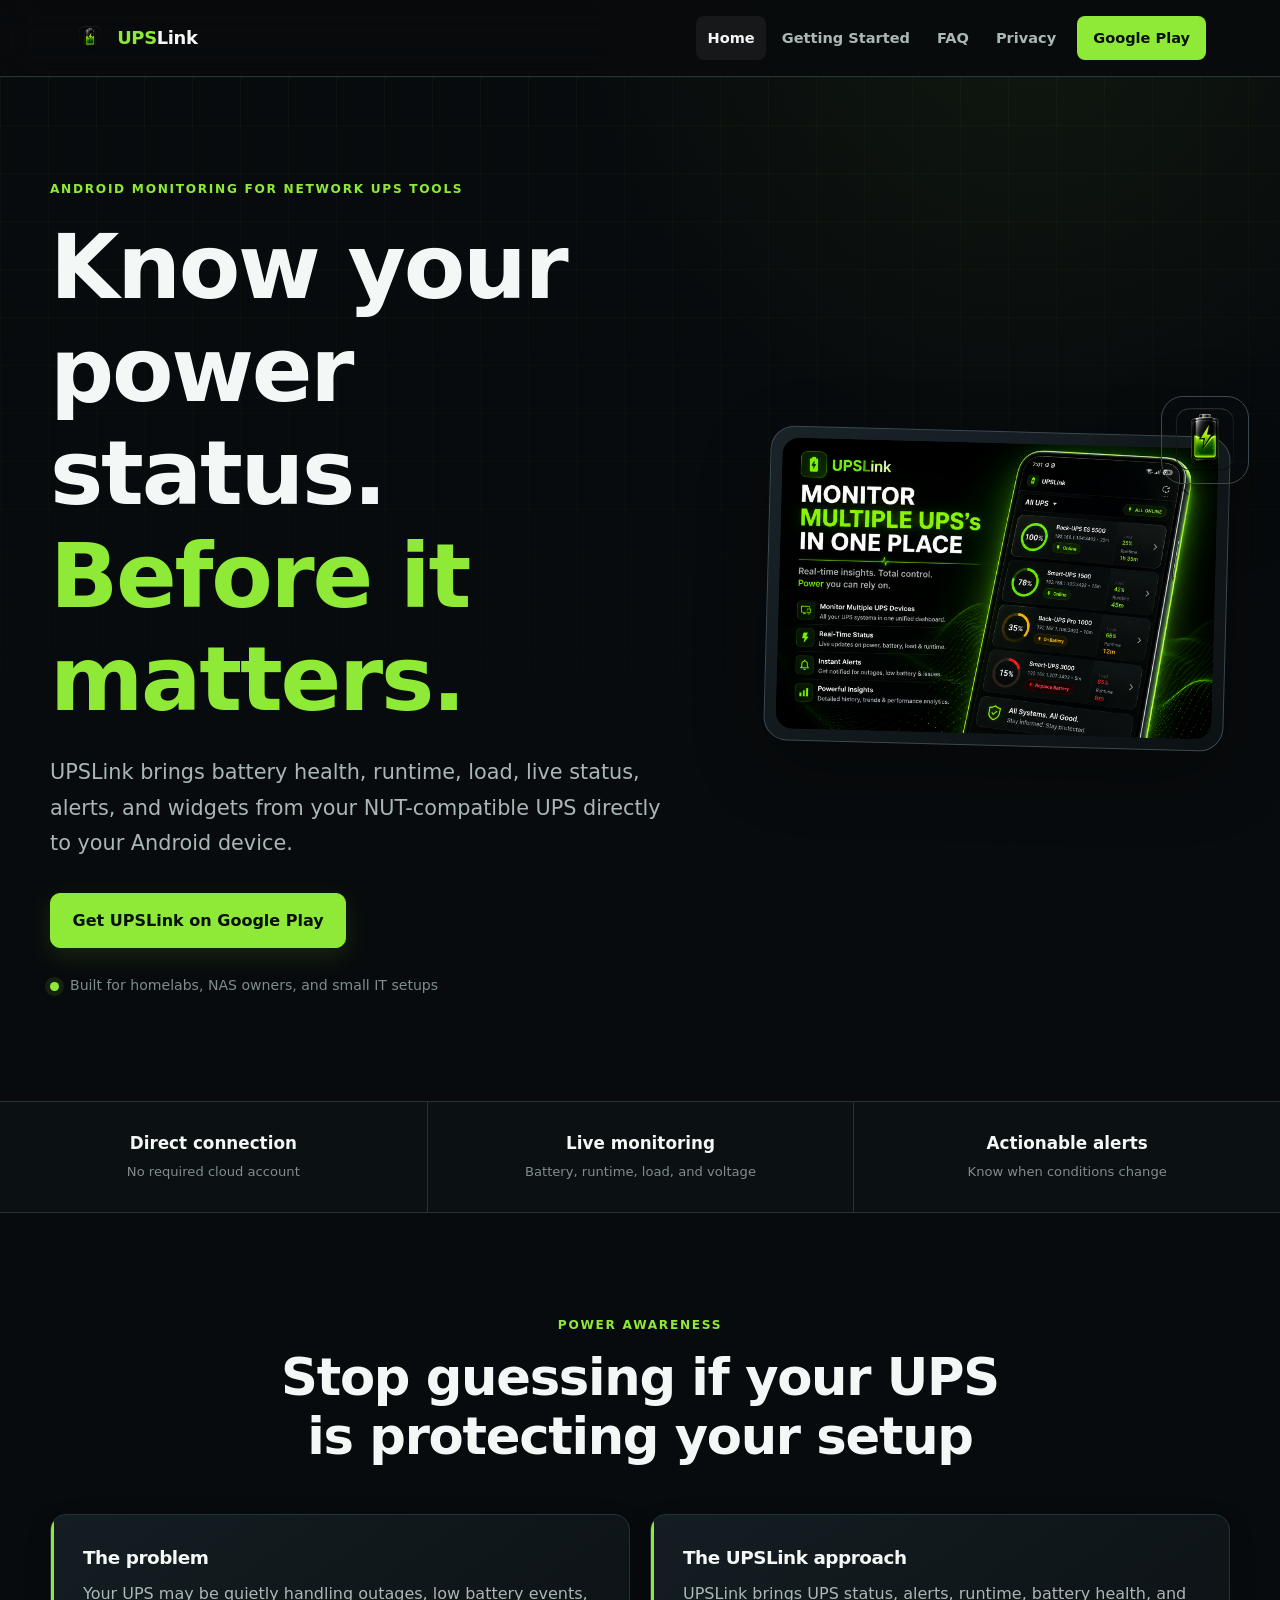
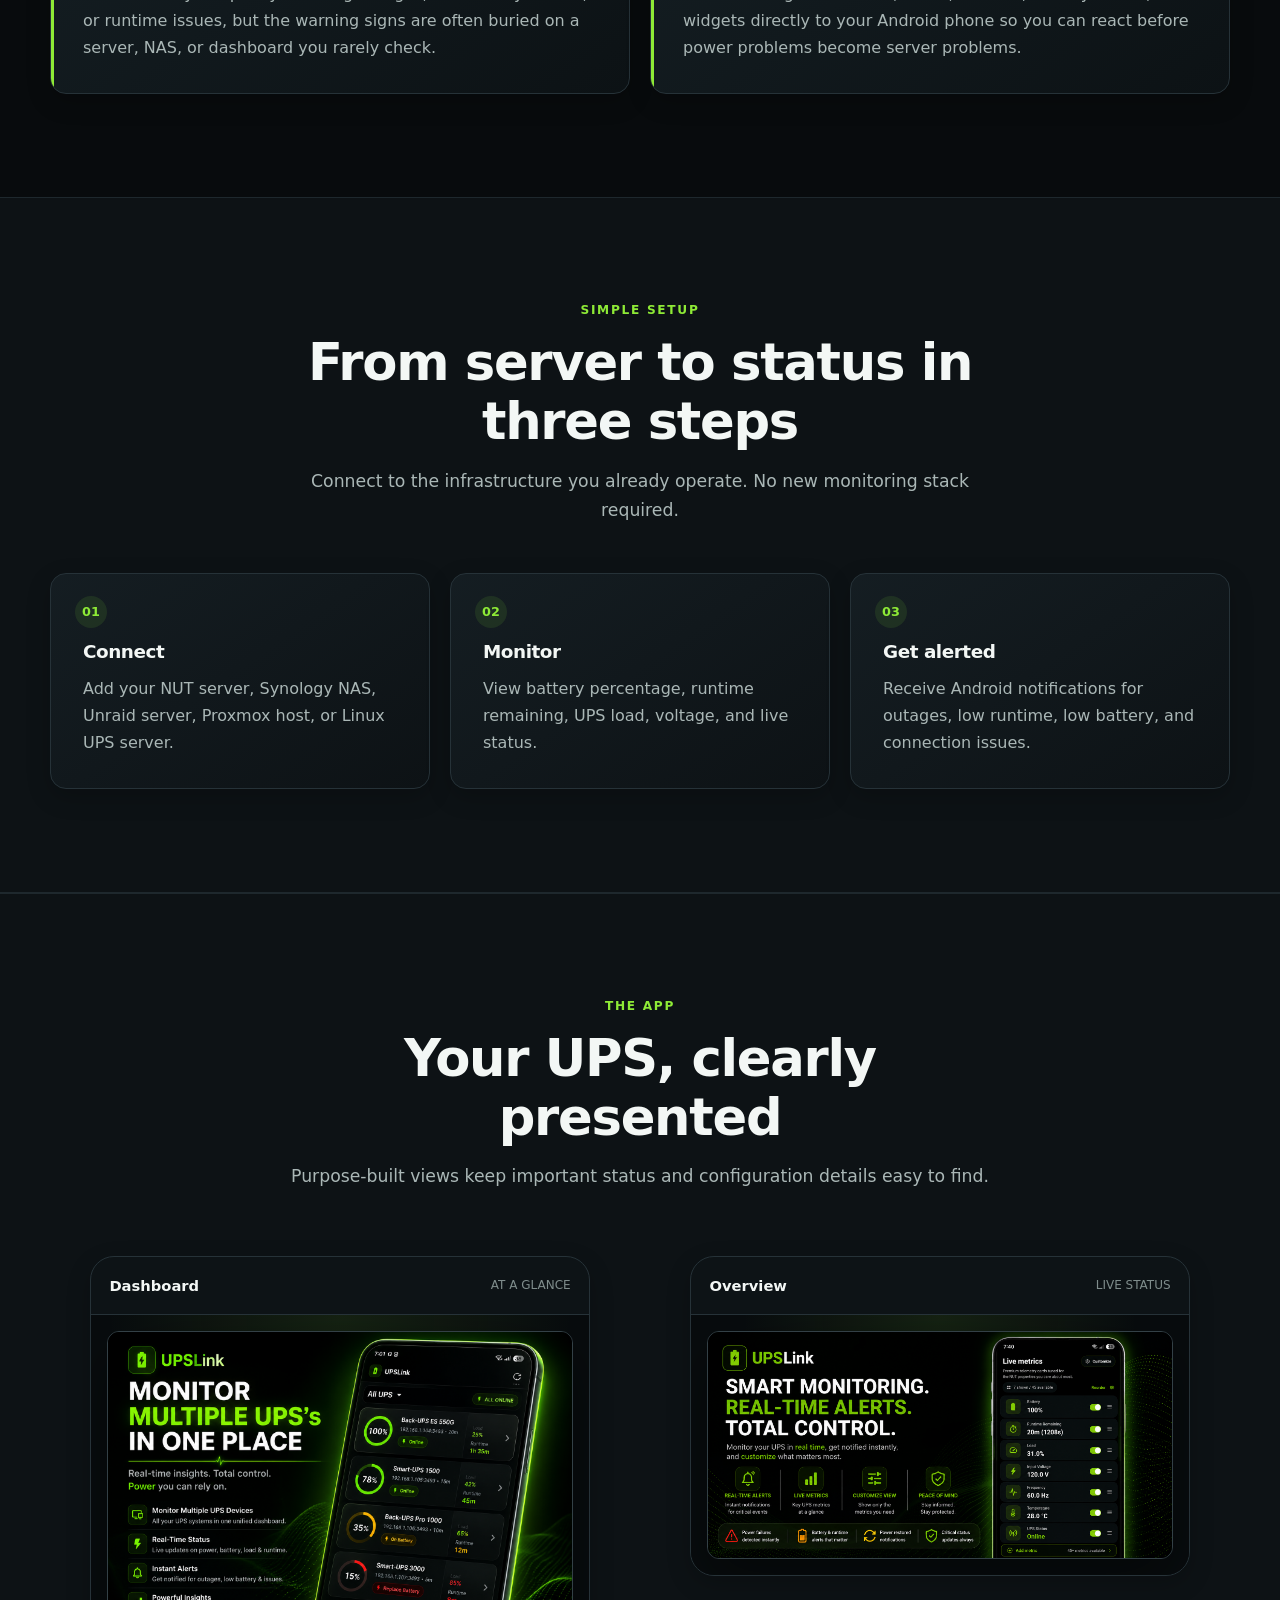
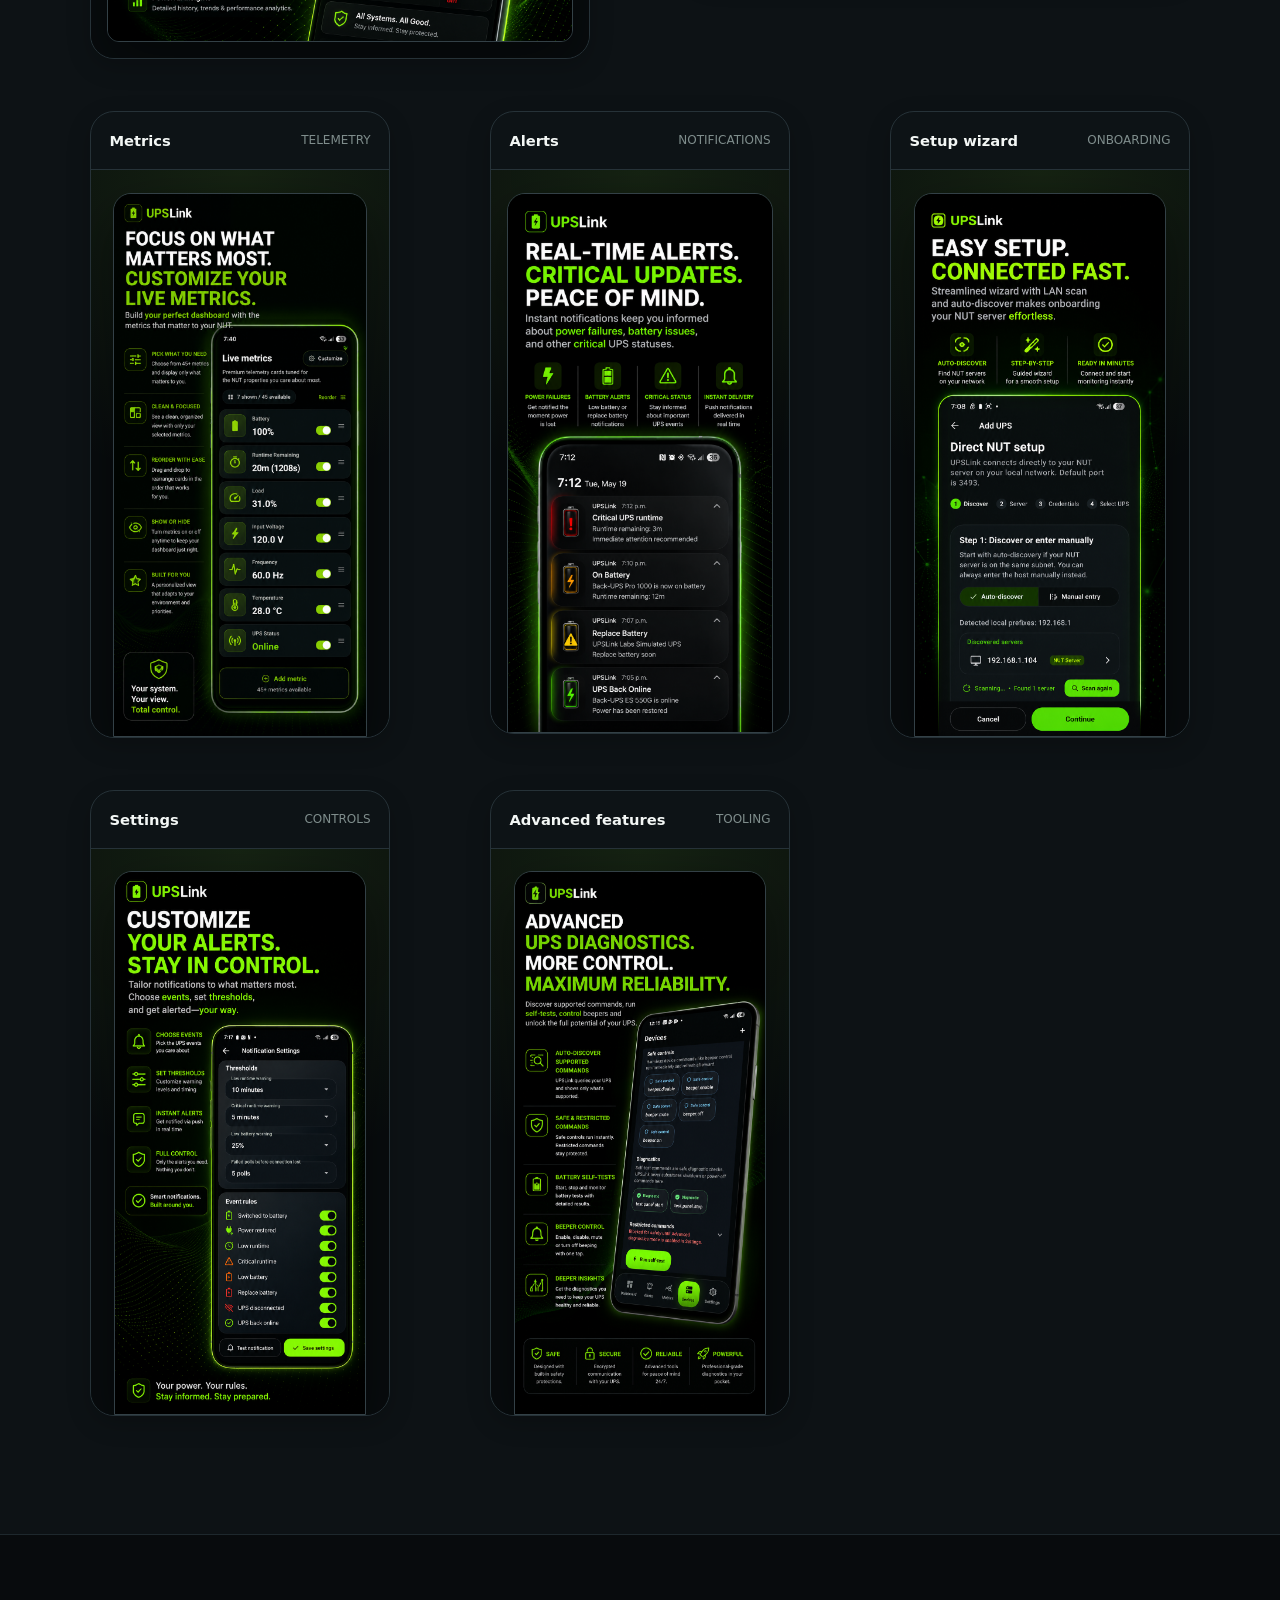
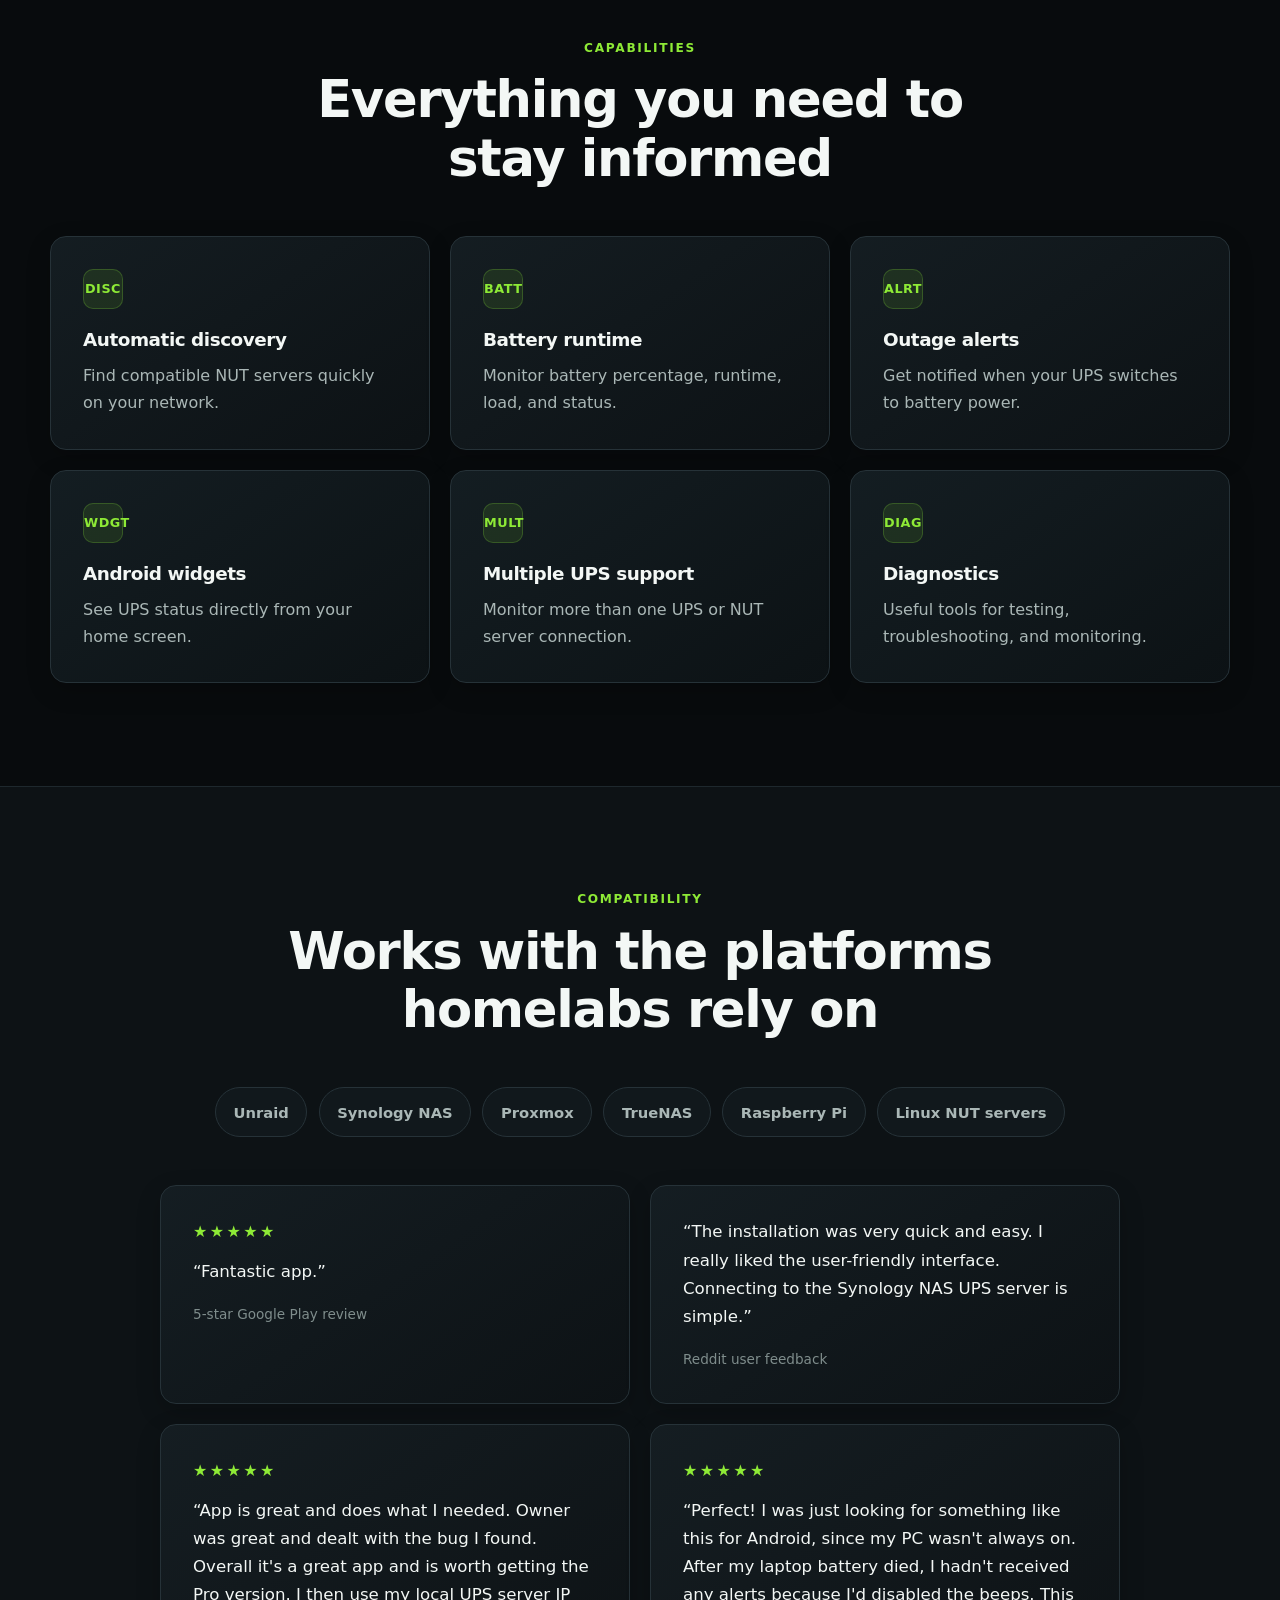
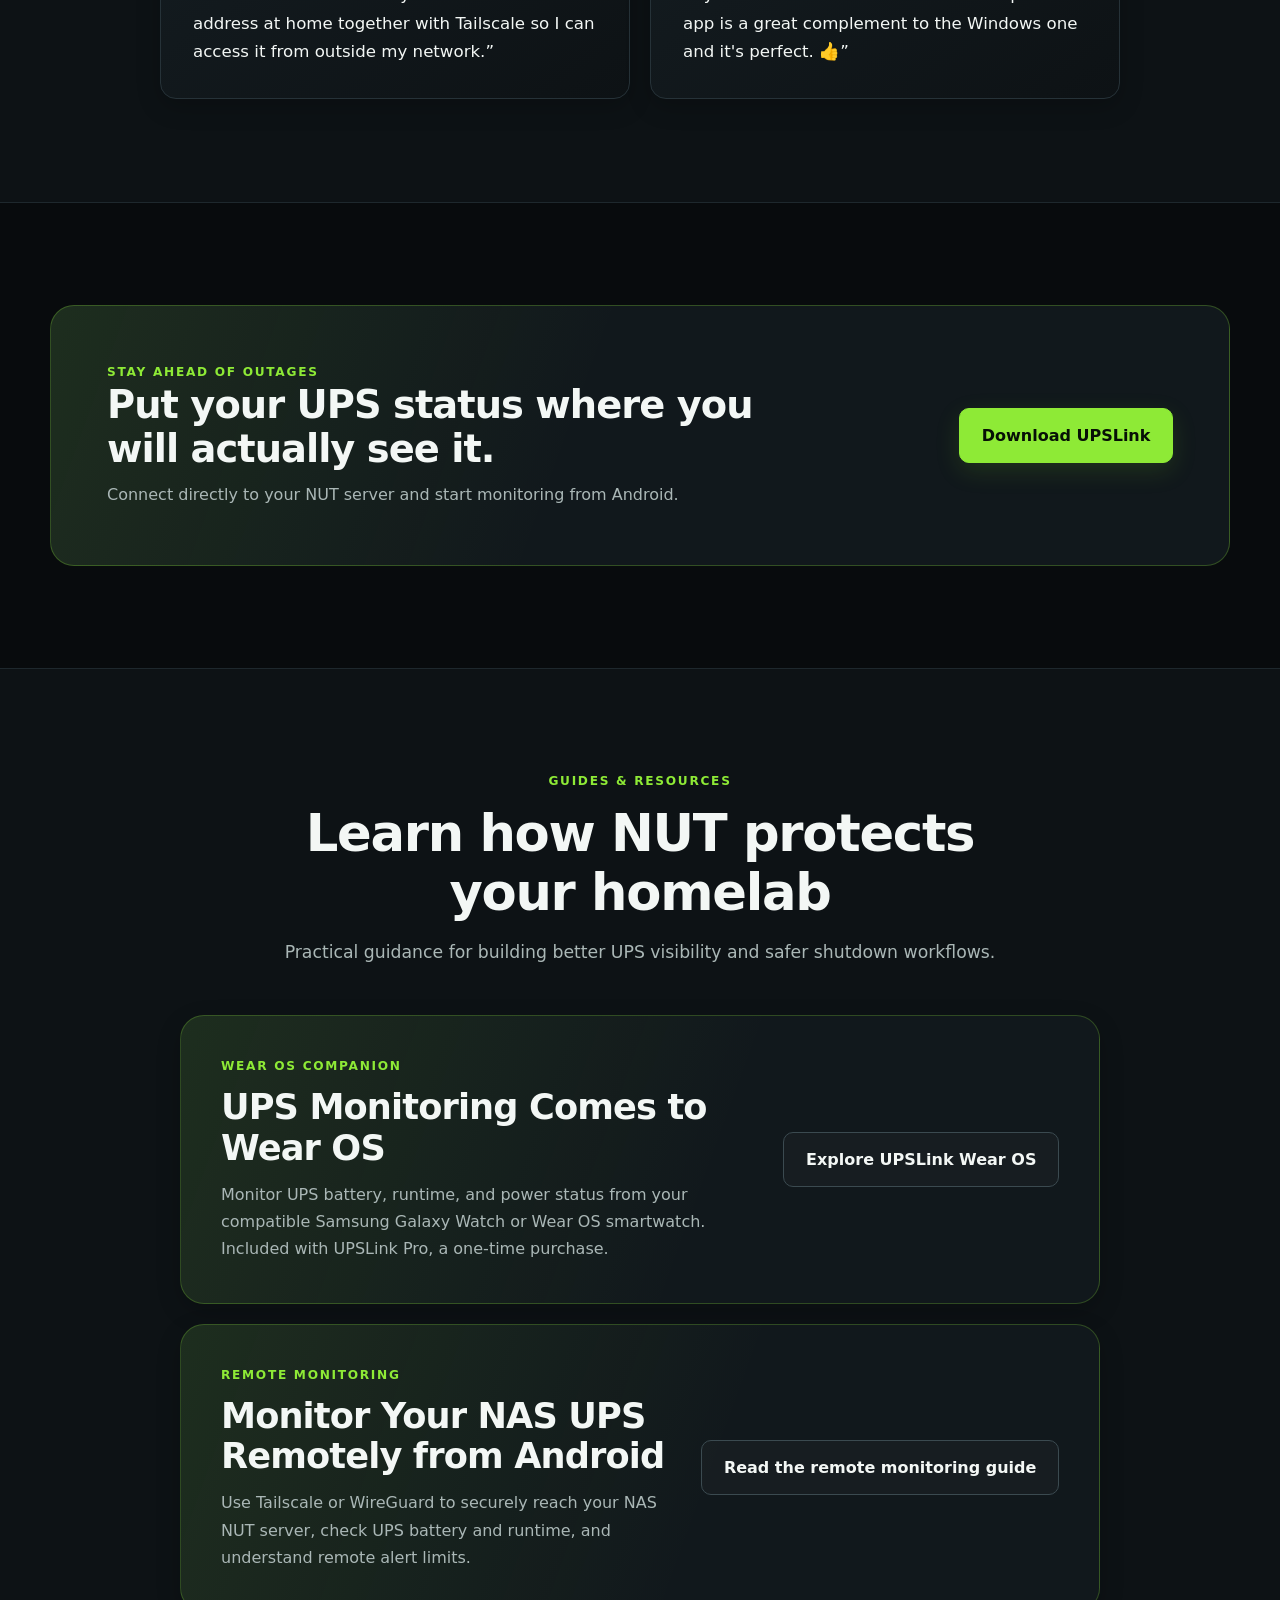
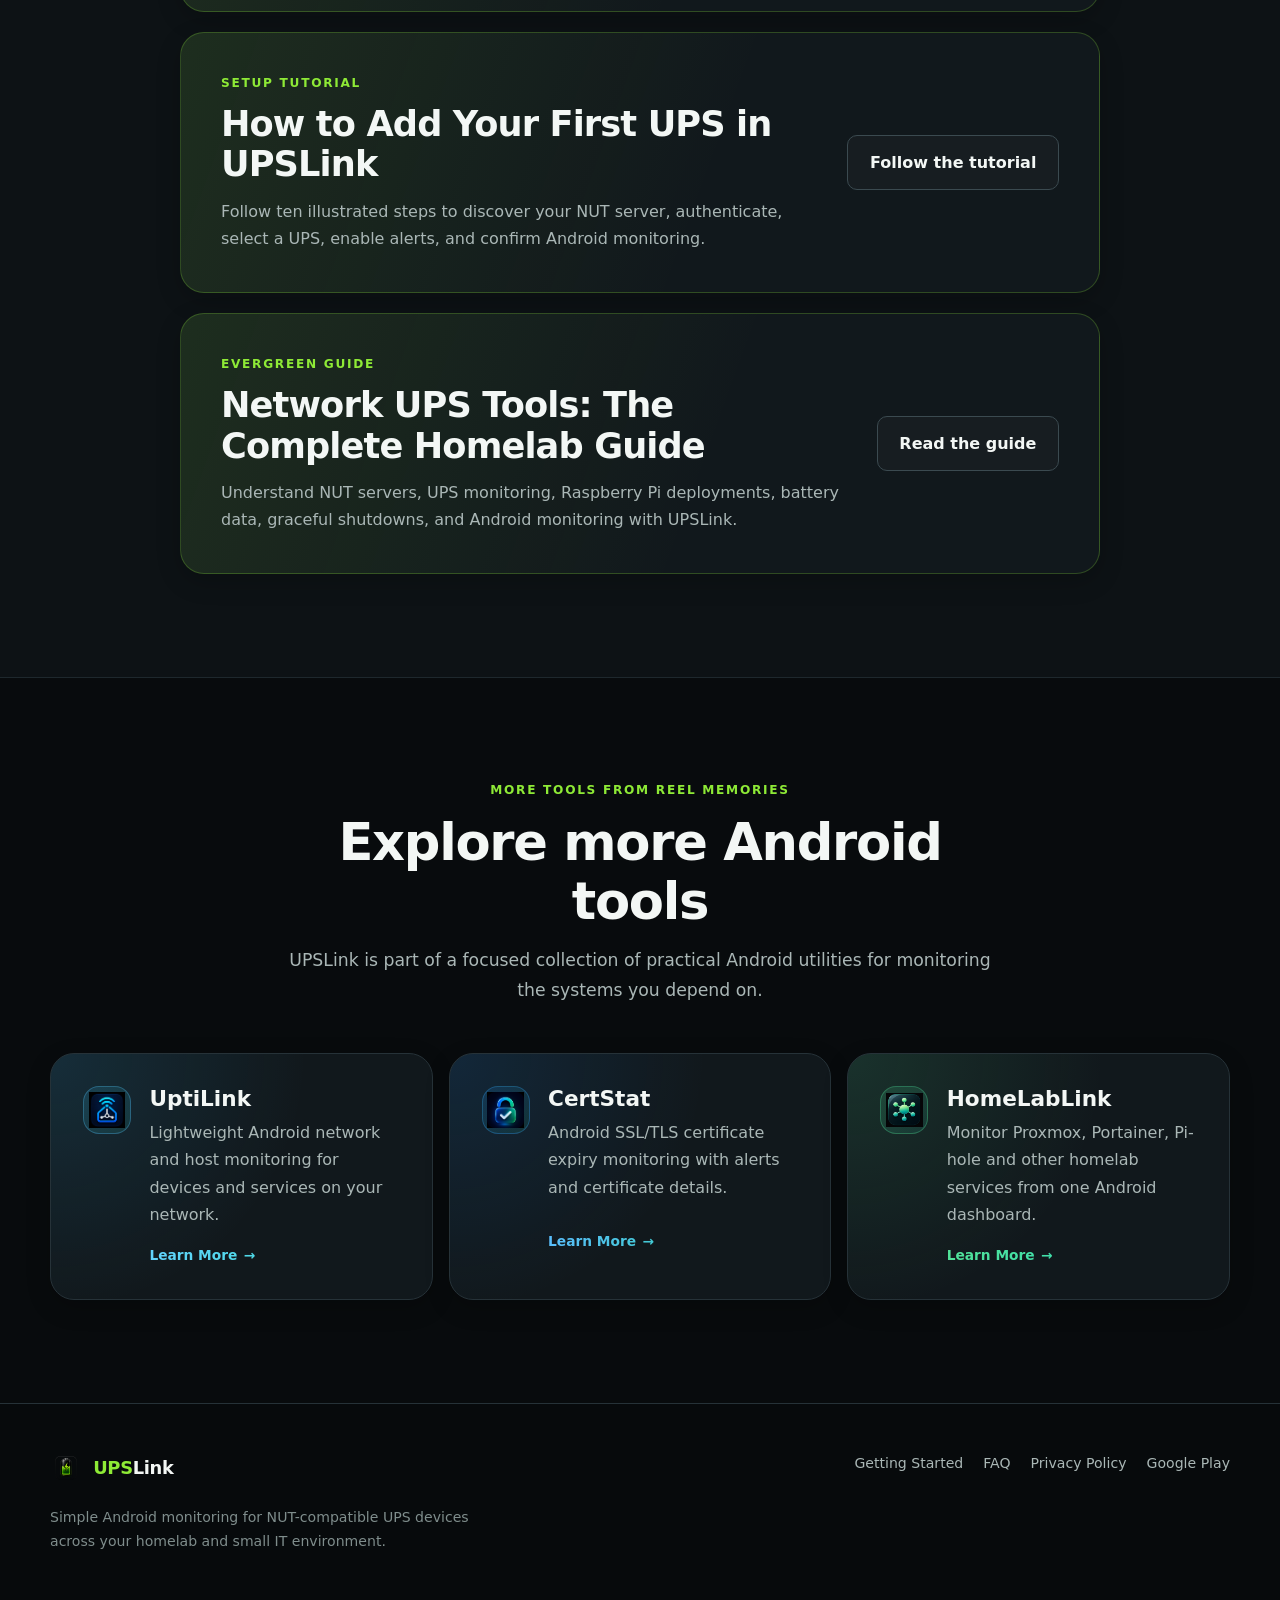
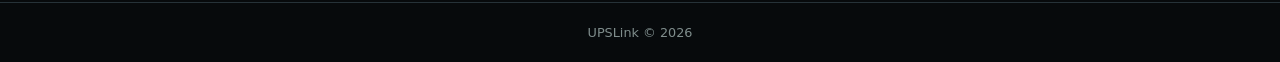
<file: index.html>
<!DOCTYPE html>
<html lang="en">
<head>
  <meta charset="UTF-8">
  <meta name="viewport" content="width=device-width, initial-scale=1.0">
  <title>UPSLink - Android UPS Monitoring for NUT</title>
  <link rel="icon" type="image/png" href="assets/screenshots/upslink-icon.png?v=2">
  <link rel="apple-touch-icon" href="assets/screenshots/upslink-icon.png?v=2">
  <link rel="stylesheet" href="assets/css/styles.css">
  <meta name="theme-color" content="#080b0d">
  <meta name="description" content="UPSLink is an Android app for monitoring UPS devices through NUT, Unraid, Synology, Proxmox, TrueNAS, Raspberry Pi, and Linux servers with alerts, widgets, and runtime tracking.">
</head>
<body>
  <a class="skip-link" href="#main-content">Skip to content</a>

  <header class="site-header">
    <div class="nav-shell">
      <a class="brand" href="index.html" aria-label="UPSLink home">
        <img src="assets/screenshots/upslink-icon.png" alt="">
        <span><span class="brand-green">UPS</span>Link</span>
      </a>
      <nav class="site-nav" aria-label="Primary navigation">
        <a href="index.html" aria-current="page">Home</a>
        <a href="getting-started.html">Getting Started</a>
        <a href="faq.html">FAQ</a>
        <a href="privacy-policy.html">Privacy</a>
        <a class="nav-cta" href="https://play.google.com/store/apps/details?id=com.reelmemories.upslink" target="_blank" rel="noopener">Google Play</a>
      </nav>
    </div>
  </header>

  <main id="main-content">
    <section class="hero">
      <div class="container hero-grid">
        <div class="hero-copy">
          <span class="eyebrow">Android monitoring for Network UPS Tools</span>
          <h1>Know your power status. <em>Before it matters.</em></h1>
          <p>UPSLink brings battery health, runtime, load, live status, alerts, and widgets from your NUT-compatible UPS directly to your Android device.</p>
          <div class="hero-actions">
            <a class="button" href="https://play.google.com/store/apps/details?id=com.reelmemories.upslink" target="_blank" rel="noopener">Get UPSLink on Google Play</a>
          </div>
          <div class="trust-line"><span class="status-dot" aria-hidden="true"></span>Built for homelabs, NAS owners, and small IT setups</div>
        </div>
        <div class="hero-product" aria-label="UPSLink application preview">
          <img class="hero-icon" src="assets/screenshots/upslink-icon.png" alt="UPSLink app icon">
          <div class="product-window">
            <img src="assets/screenshots/dashboard.png" alt="UPSLink dashboard showing connected UPS status and metrics">
          </div>
        </div>
      </div>
    </section>

    <div class="metric-strip" aria-label="Product highlights">
      <div class="metric"><strong>Direct connection</strong><span>No required cloud account</span></div>
      <div class="metric"><strong>Live monitoring</strong><span>Battery, runtime, load, and voltage</span></div>
      <div class="metric"><strong>Actionable alerts</strong><span>Know when conditions change</span></div>
    </div>

    <section class="section">
      <div class="container">
        <div class="section-heading">
          <span class="eyebrow">Power awareness</span>
          <h2>Stop guessing if your UPS is protecting your setup</h2>
        </div>
        <div class="problem-grid">
          <article class="card problem-card">
            <h3>The problem</h3>
            <p>Your UPS may be quietly handling outages, low battery events, or runtime issues, but the warning signs are often buried on a server, NAS, or dashboard you rarely check.</p>
          </article>
          <article class="card problem-card">
            <h3>The UPSLink approach</h3>
            <p>UPSLink brings UPS status, alerts, runtime, battery health, and widgets directly to your Android phone so you can react before power problems become server problems.</p>
          </article>
        </div>
      </div>
    </section>

    <section class="section section--tinted">
      <div class="container">
        <div class="section-heading">
          <span class="eyebrow">Simple setup</span>
          <h2>From server to status in three steps</h2>
          <p>Connect to the infrastructure you already operate. No new monitoring stack required.</p>
        </div>
        <div class="steps-grid">
          <article class="card step-card"><span class="step-number">01</span><h3>Connect</h3><p>Add your NUT server, Synology NAS, Unraid server, Proxmox host, or Linux UPS server.</p></article>
          <article class="card step-card"><span class="step-number">02</span><h3>Monitor</h3><p>View battery percentage, runtime remaining, UPS load, voltage, and live status.</p></article>
          <article class="card step-card"><span class="step-number">03</span><h3>Get alerted</h3><p>Receive Android notifications for outages, low runtime, low battery, and connection issues.</p></article>
        </div>
      </div>
    </section>

    <section class="section section--tinted">
      <div class="container">
        <div class="section-heading">
          <span class="eyebrow">The app</span>
          <h2>Your UPS, clearly presented</h2>
          <p>Purpose-built views keep important status and configuration details easy to find.</p>
        </div>
        <div class="gallery">
          <figure class="screenshot-card screenshot-card--wide">
            <figcaption class="screenshot-label"><strong>Dashboard</strong><span>At a glance</span></figcaption>
            <div class="screenshot-canvas"><img src="assets/screenshots/dashboard.png" alt="UPSLink dashboard with UPS connection cards and status overview" loading="lazy"></div>
          </figure>
          <figure class="screenshot-card screenshot-card--wide">
            <figcaption class="screenshot-label"><strong>Overview</strong><span>Live status</span></figcaption>
            <div class="screenshot-canvas"><img src="assets/screenshots/overview.png" alt="UPSLink overview screen showing detailed UPS status" loading="lazy"></div>
          </figure>
          <figure class="screenshot-card">
            <figcaption class="screenshot-label"><strong>Metrics</strong><span>Telemetry</span></figcaption>
            <div class="screenshot-canvas"><img src="assets/screenshots/metrics.png" alt="UPSLink metrics screen showing battery and power data" loading="lazy"></div>
          </figure>
          <figure class="screenshot-card">
            <figcaption class="screenshot-label"><strong>Alerts</strong><span>Notifications</span></figcaption>
            <div class="screenshot-canvas"><img src="assets/screenshots/alerts.png" alt="UPSLink alert configuration screen" loading="lazy"></div>
          </figure>
          <figure class="screenshot-card">
            <figcaption class="screenshot-label"><strong>Setup wizard</strong><span>Onboarding</span></figcaption>
            <div class="screenshot-canvas"><img src="assets/screenshots/setup.png" alt="UPSLink connection setup wizard" loading="lazy"></div>
          </figure>
          <figure class="screenshot-card">
            <figcaption class="screenshot-label"><strong>Settings</strong><span>Controls</span></figcaption>
            <div class="screenshot-canvas"><img src="assets/screenshots/settings.png" alt="UPSLink application settings screen" loading="lazy"></div>
          </figure>
          <figure class="screenshot-card">
            <figcaption class="screenshot-label"><strong>Advanced features</strong><span>Tooling</span></figcaption>
            <div class="screenshot-canvas"><img src="assets/screenshots/advanced_features.png" alt="UPSLink advanced diagnostics and monitoring features" loading="lazy"></div>
          </figure>
        </div>
      </div>
    </section>

    <section class="section">
      <div class="container">
        <div class="section-heading">
          <span class="eyebrow">Capabilities</span>
          <h2>Everything you need to stay informed</h2>
        </div>
        <div class="feature-grid">
          <article class="card feature-card"><span class="feature-icon">DISC</span><h3>Automatic discovery</h3><p>Find compatible NUT servers quickly on your network.</p></article>
          <article class="card feature-card"><span class="feature-icon">BATT</span><h3>Battery runtime</h3><p>Monitor battery percentage, runtime, load, and status.</p></article>
          <article class="card feature-card"><span class="feature-icon">ALRT</span><h3>Outage alerts</h3><p>Get notified when your UPS switches to battery power.</p></article>
          <article class="card feature-card"><span class="feature-icon">WDGT</span><h3>Android widgets</h3><p>See UPS status directly from your home screen.</p></article>
          <article class="card feature-card"><span class="feature-icon">MULT</span><h3>Multiple UPS support</h3><p>Monitor more than one UPS or NUT server connection.</p></article>
          <article class="card feature-card"><span class="feature-icon">DIAG</span><h3>Diagnostics</h3><p>Useful tools for testing, troubleshooting, and monitoring.</p></article>
        </div>
      </div>
    </section>

    <section class="section section--tinted">
      <div class="container">
        <div class="section-heading">
          <span class="eyebrow">Compatibility</span>
          <h2>Works with the platforms homelabs rely on</h2>
        </div>
        <ul class="platform-list" aria-label="Supported platforms">
          <li>Unraid</li><li>Synology NAS</li><li>Proxmox</li><li>TrueNAS</li><li>Raspberry Pi</li><li>Linux NUT servers</li>
        </ul>
        <div class="reviews">
          <article class="card review"><div class="review-stars" aria-label="5 out of 5 stars">★★★★★</div><blockquote>“Fantastic app.”</blockquote><cite>5-star Google Play review</cite></article>
          <article class="card review"><blockquote>“The installation was very quick and easy. I really liked the user-friendly interface. Connecting to the Synology NAS UPS server is simple.”</blockquote><cite>Reddit user feedback</cite></article>
          <article class="card review"><div class="review-stars" aria-label="5 out of 5 stars">★★★★★</div><blockquote>“App is great and does what I needed. Owner was great and dealt with the bug I found. Overall it's a great app and is worth getting the Pro version. I then use my local UPS server IP address at home together with Tailscale so I can access it from outside my network.”</blockquote></article>
          <article class="card review"><div class="review-stars" aria-label="5 out of 5 stars">★★★★★</div><blockquote>“Perfect! I was just looking for something like this for Android, since my PC wasn't always on. After my laptop battery died, I hadn't received any alerts because I'd disabled the beeps. This app is a great complement to the Windows one and it's perfect. 👍”</blockquote></article>
        </div>
      </div>
    </section>

    <section class="section">
      <div class="container">
        <div class="cta-panel">
          <div>
            <span class="eyebrow">Stay ahead of outages</span>
            <h2>Put your UPS status where you will actually see it.</h2>
            <p>Connect directly to your NUT server and start monitoring from Android.</p>
          </div>
          <a class="button" href="https://play.google.com/store/apps/details?id=com.reelmemories.upslink" target="_blank" rel="noopener">Download UPSLink</a>
        </div>
      </div>
    </section>

    <section class="section section--tinted">
      <div class="container">
        <div class="section-heading">
          <span class="eyebrow">Guides &amp; resources</span>
          <h2>Learn how NUT protects your homelab</h2>
          <p>Practical guidance for building better UPS visibility and safer shutdown workflows.</p>
        </div>
        <div class="guide-list">
          <article class="guide-card">
            <div>
              <span class="eyebrow">Wear OS companion</span>
              <h3>UPS Monitoring Comes to Wear OS</h3>
              <p>Monitor UPS battery, runtime, and power status from your compatible Samsung Galaxy Watch or Wear OS smartwatch. Included with UPSLink Pro, a one-time purchase.</p>
            </div>
            <a class="button button--secondary" href="articles/ups-monitoring-wear-os-smartwatch.html">Explore UPSLink Wear OS</a>
          </article>
          <article class="guide-card">
            <div>
              <span class="eyebrow">Remote monitoring</span>
              <h3>Monitor Your NAS UPS Remotely from Android</h3>
              <p>Use Tailscale or WireGuard to securely reach your NAS NUT server, check UPS battery and runtime, and understand remote alert limits.</p>
            </div>
            <a class="button button--secondary" href="articles/monitor-nas-ups-remotely-android-vpn.html">Read the remote monitoring guide</a>
          </article>
          <article class="guide-card">
            <div>
              <span class="eyebrow">Setup tutorial</span>
              <h3>How to Add Your First UPS in UPSLink</h3>
              <p>Follow ten illustrated steps to discover your NUT server, authenticate, select a UPS, enable alerts, and confirm Android monitoring.</p>
            </div>
            <a class="button button--secondary" href="articles/tutorial-setup-guide.html">Follow the tutorial</a>
          </article>
          <article class="guide-card">
            <div>
              <span class="eyebrow">Evergreen guide</span>
              <h3>Network UPS Tools: The Complete Homelab Guide</h3>
              <p>Understand NUT servers, UPS monitoring, Raspberry Pi deployments, battery data, graceful shutdowns, and Android monitoring with UPSLink.</p>
            </div>
            <a class="button button--secondary" href="articles/network-ups-tools-guide.html">Read the guide</a>
          </article>
        </div>
      </div>
    </section>

    <section class="section" aria-labelledby="more-apps-title">
      <div class="container">
        <div class="section-heading">
          <span class="eyebrow">More tools from Reel Memories</span>
          <h2 id="more-apps-title">Explore more Android tools</h2>
          <p>UPSLink is part of a focused collection of practical Android utilities for monitoring the systems you depend on.</p>
        </div>
        <div class="app-grid">
          <a class="app-card app-card--uptilink" href="https://reelmemories.github.io/uptilink/" aria-label="Learn more about UptiLink">
            <span class="app-card__logo"><img src="assets/otherapps/uptilink_logo.png" width="1254" height="1254" alt="" loading="lazy" decoding="async"></span>
            <span class="app-card__content">
              <strong>UptiLink</strong>
              <span>Lightweight Android network and host monitoring for devices and services on your network.</span>
            </span>
            <span class="app-card__cta">Learn More <span aria-hidden="true">&rarr;</span></span>
          </a>
          <a class="app-card app-card--certstat" href="https://reelmemories.github.io/CertStat/" aria-label="Learn more about CertStat">
            <span class="app-card__logo"><img src="assets/otherapps/certstat_logo.png" width="1254" height="1254" alt="" loading="lazy" decoding="async"></span>
            <span class="app-card__content">
              <strong>CertStat</strong>
              <span>Android SSL/TLS certificate expiry monitoring with alerts and certificate details.</span>
            </span>
            <span class="app-card__cta">Learn More <span aria-hidden="true">&rarr;</span></span>
          </a>
          <a class="app-card app-card--homelablink" href="https://reelmemories.github.io/HomeLabLink/" aria-label="Learn more about HomeLabLink">
            <span class="app-card__logo"><img src="assets/otherapps/homelablink_logo.png" width="1063" height="1013" alt="" loading="lazy" decoding="async"></span>
            <span class="app-card__content">
              <strong>HomeLabLink</strong>
              <span>Monitor Proxmox, Portainer, Pi-hole and other homelab services from one Android dashboard.</span>
            </span>
            <span class="app-card__cta">Learn More <span aria-hidden="true">&rarr;</span></span>
          </a>
        </div>
      </div>
    </section>
  </main>

  <footer class="site-footer">
    <div class="container footer-grid">
      <div class="footer-copy">
        <a class="brand" href="index.html"><img src="assets/screenshots/upslink-icon.png" alt=""><span><span class="brand-green">UPS</span>Link</span></a>
        <p>Simple Android monitoring for NUT-compatible UPS devices across your homelab and small IT environment.</p>
      </div>
      <nav class="footer-links" aria-label="Footer navigation">
        <a href="getting-started.html">Getting Started</a><a href="faq.html">FAQ</a><a href="privacy-policy.html">Privacy Policy</a><a href="https://play.google.com/store/apps/details?id=com.reelmemories.upslink" target="_blank" rel="noopener">Google Play</a>
      </nav>
    </div>
    <div class="footer-meta">UPSLink © 2026</div>
  </footer>
</body>
</html>
</file>
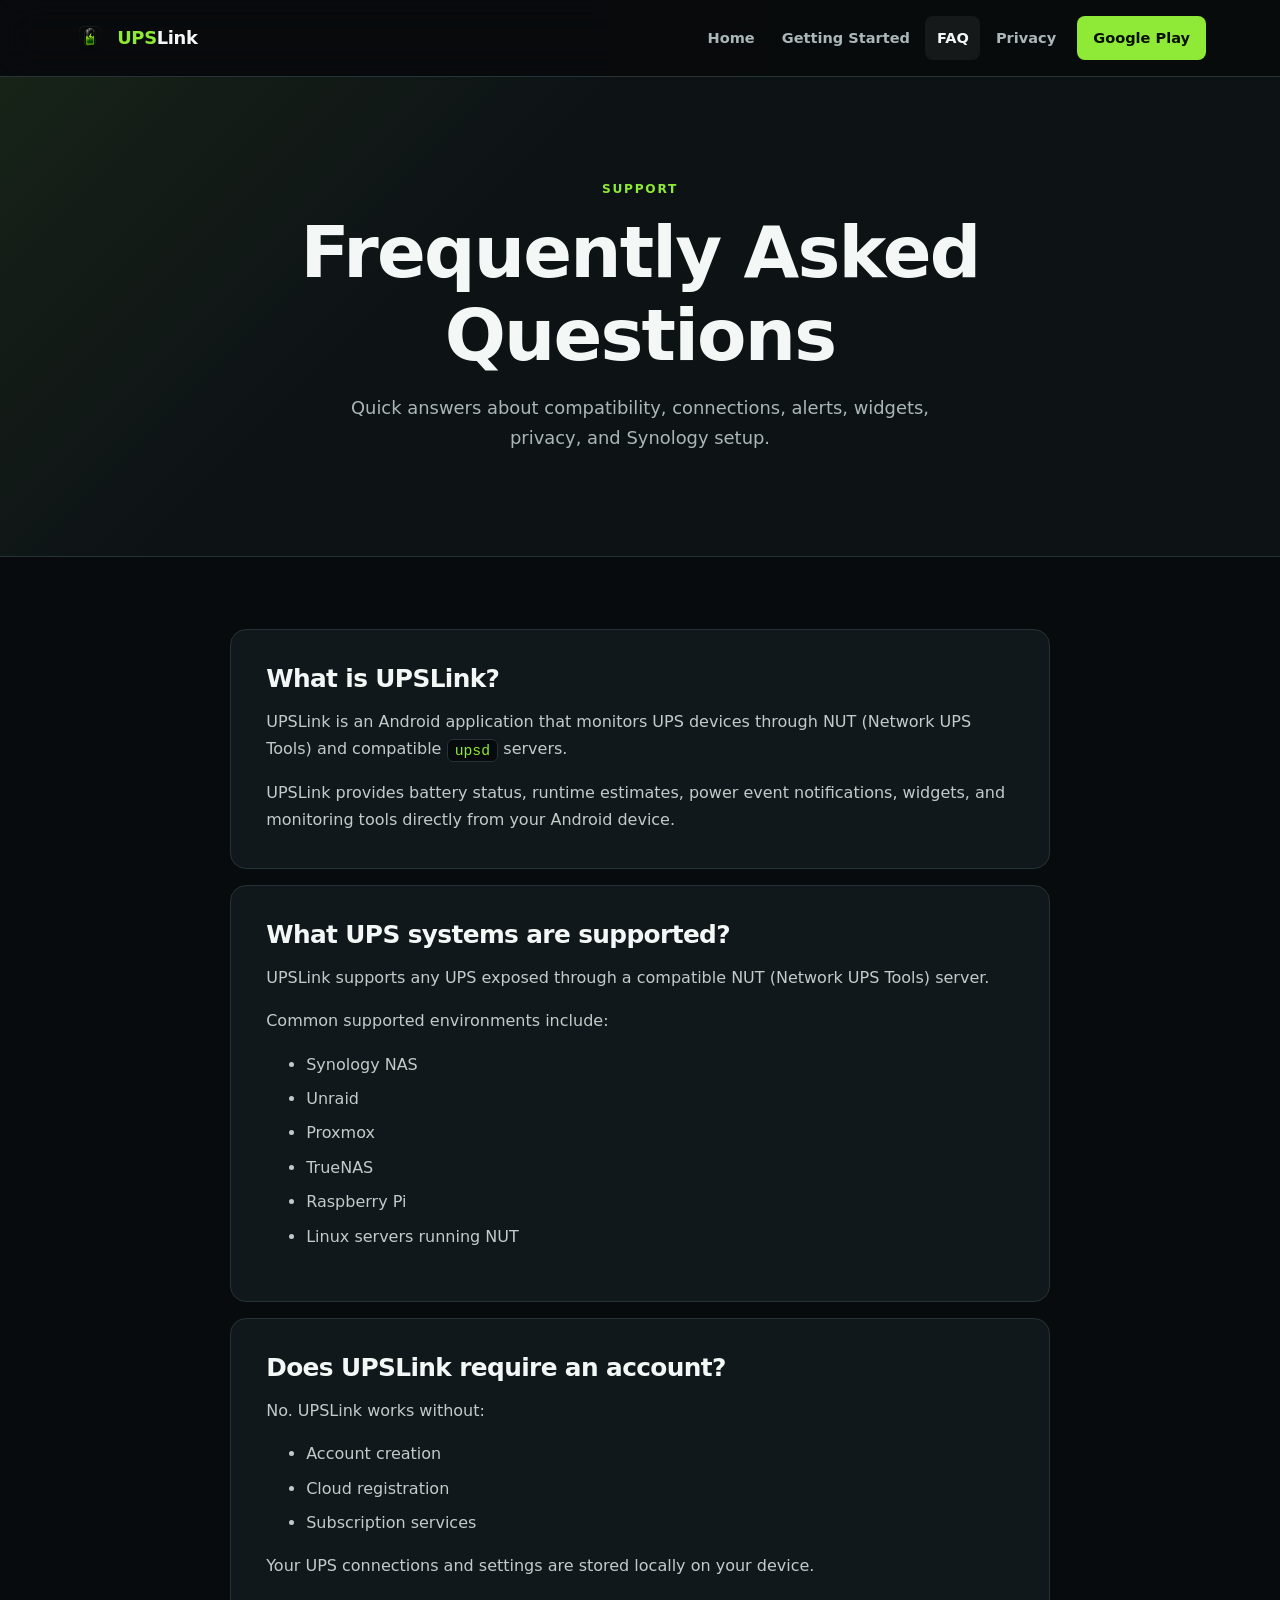
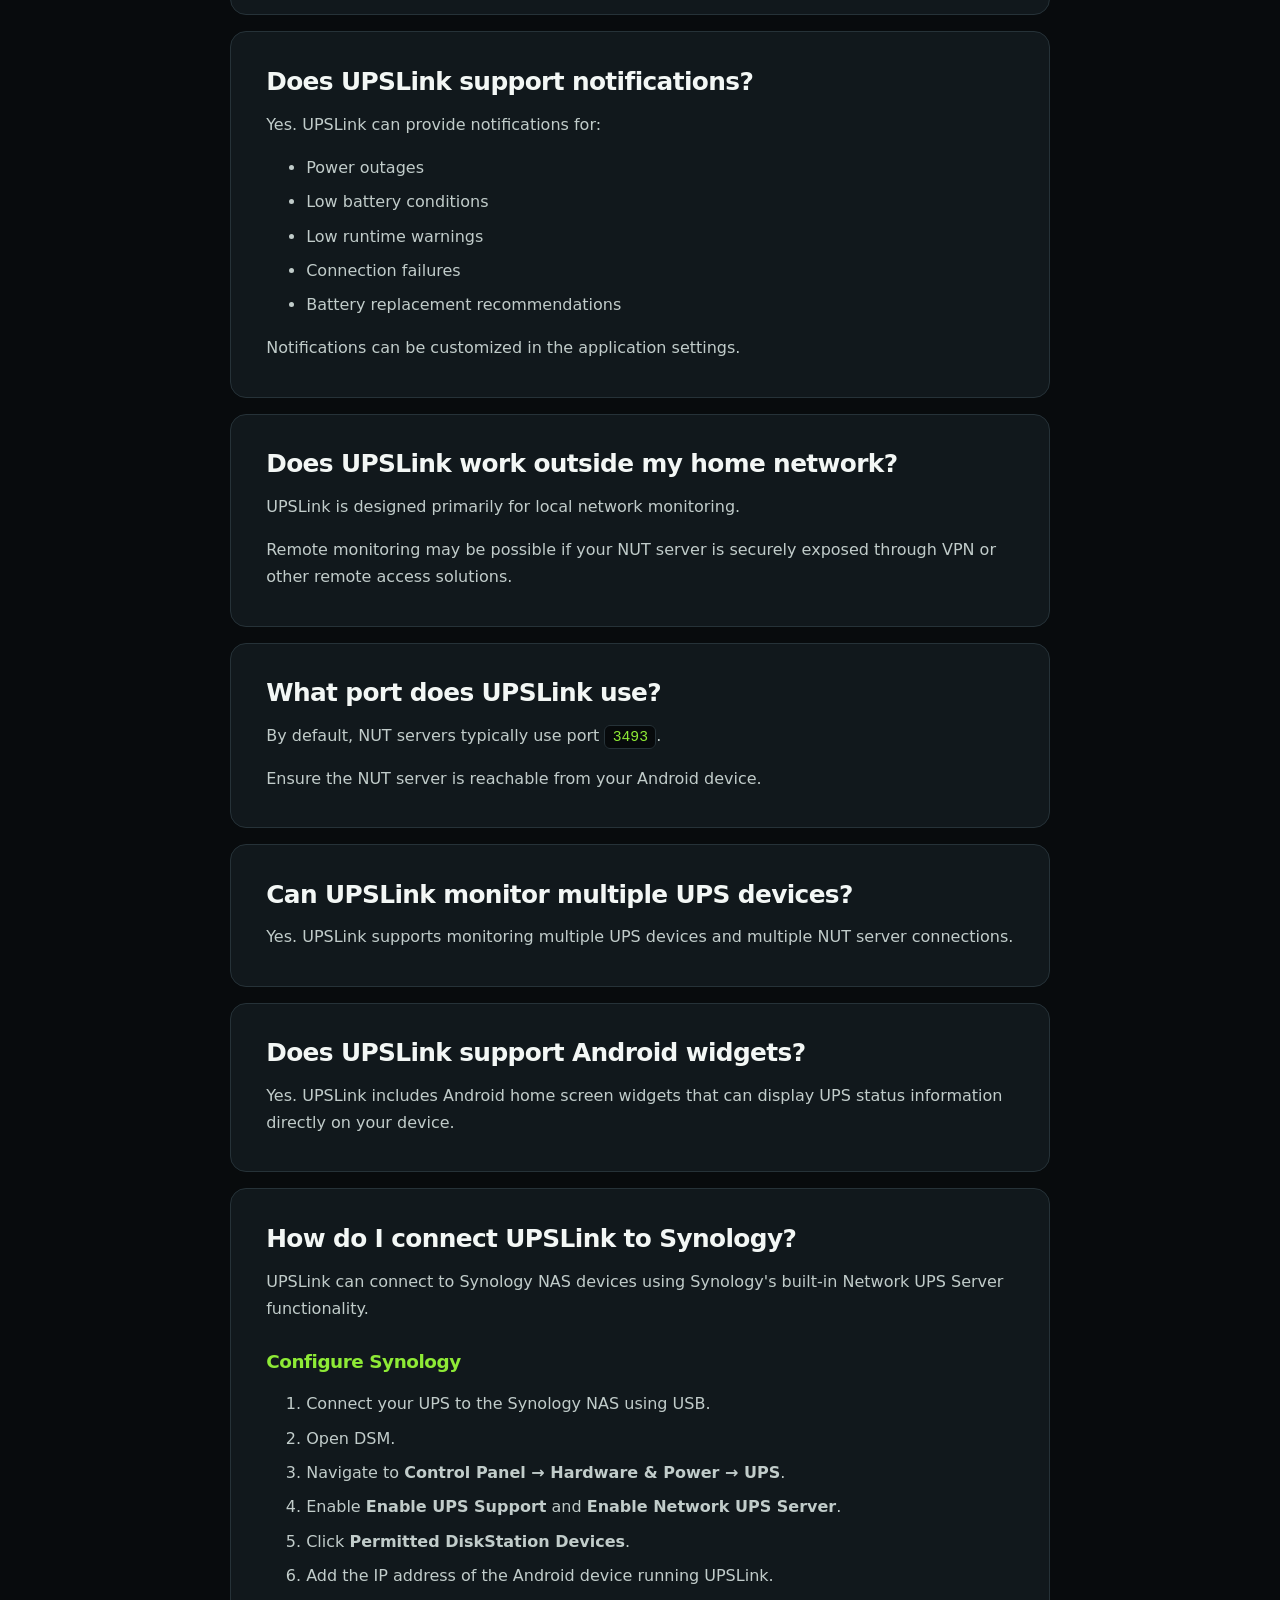
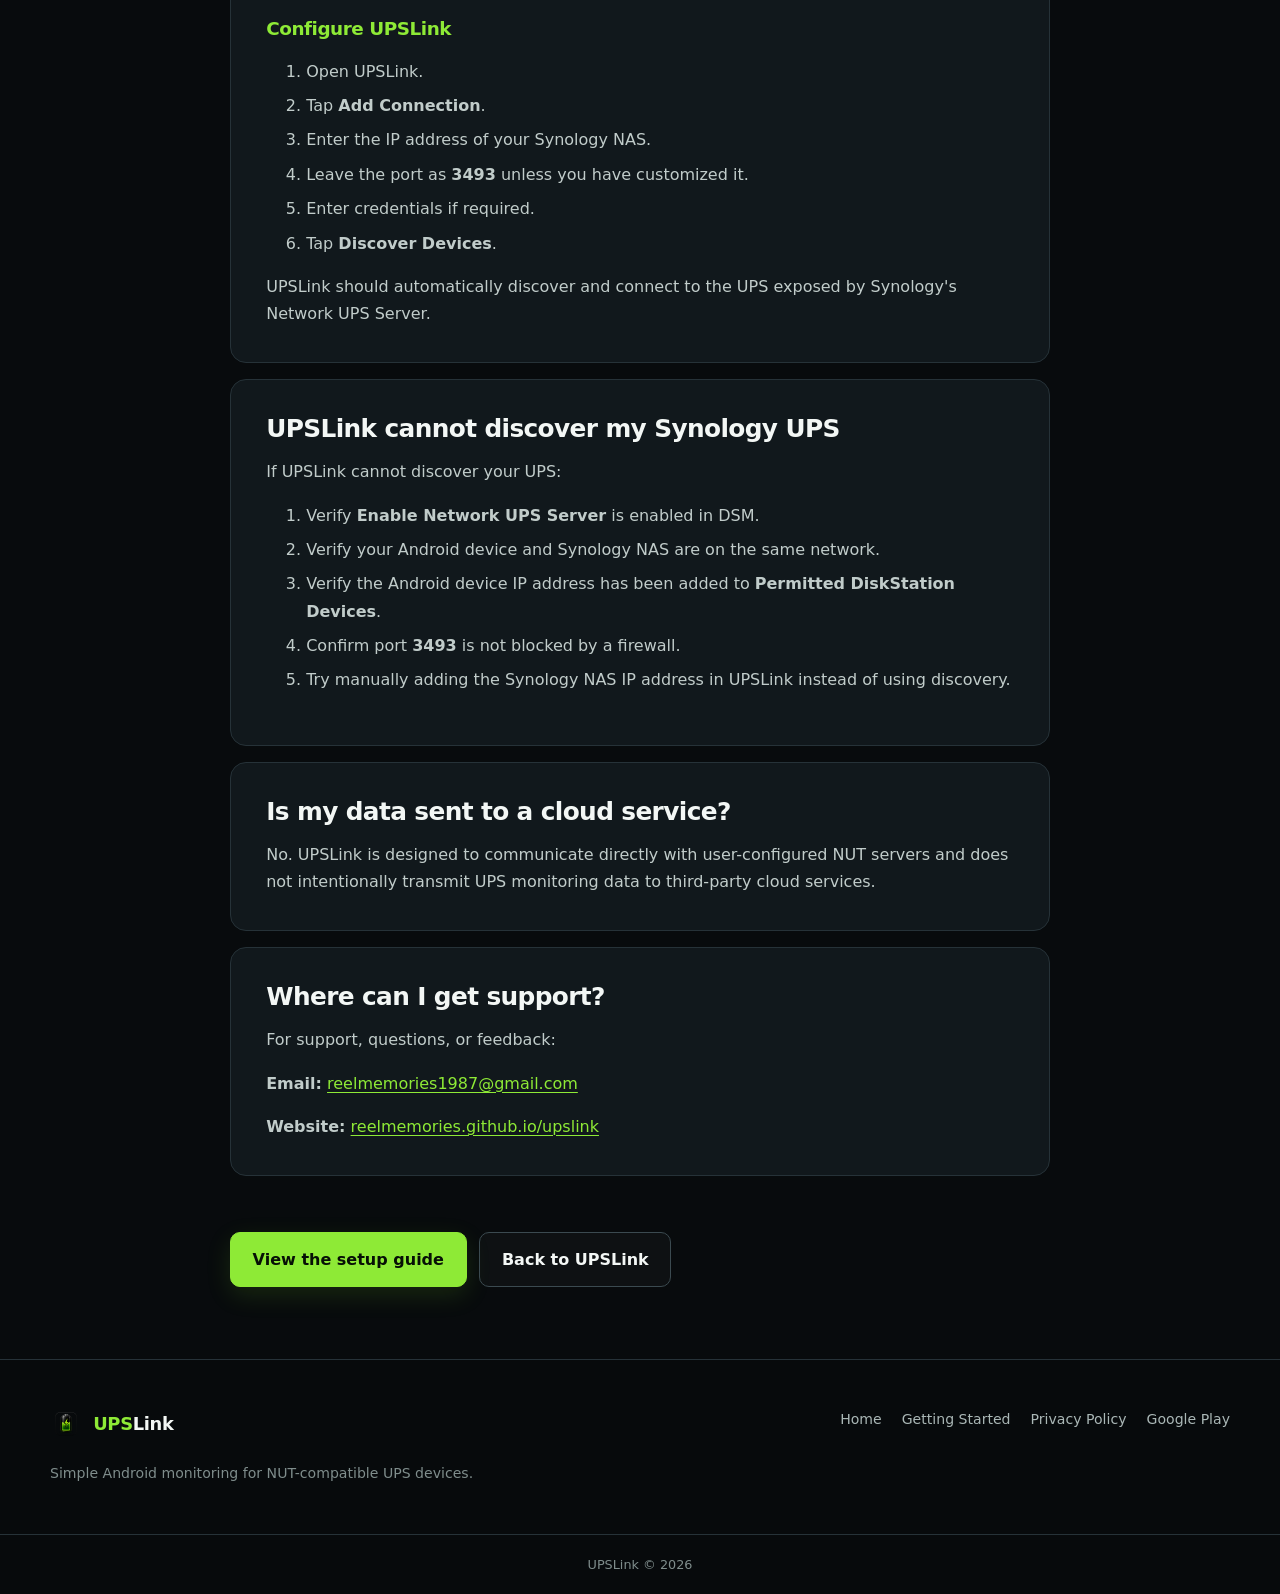
<file: faq.html>
<!DOCTYPE html>
<html lang="en">
<head>
  <meta charset="UTF-8">
  <meta name="viewport" content="width=device-width, initial-scale=1.0">
  <title>UPSLink FAQ</title>
  <link rel="icon" type="image/png" href="assets/screenshots/upslink-icon.png?v=2">
  <link rel="apple-touch-icon" href="assets/screenshots/upslink-icon.png?v=2">
  <link rel="stylesheet" href="assets/css/styles.css">
  <meta name="theme-color" content="#080b0d">
  <meta name="description" content="Frequently asked questions for UPSLink, an Android UPS monitoring app for NUT, Synology, Unraid, Proxmox, TrueNAS, Raspberry Pi, and Linux UPS servers.">
</head>
<body>
  <a class="skip-link" href="#main-content">Skip to content</a>
  <header class="site-header">
    <div class="nav-shell">
      <a class="brand" href="index.html" aria-label="UPSLink home"><img src="assets/screenshots/upslink-icon.png" alt=""><span><span class="brand-green">UPS</span>Link</span></a>
      <nav class="site-nav" aria-label="Primary navigation">
        <a href="index.html">Home</a><a href="getting-started.html">Getting Started</a><a href="faq.html" aria-current="page">FAQ</a><a href="privacy-policy.html">Privacy</a>
        <a class="nav-cta" href="https://play.google.com/store/apps/details?id=com.reelmemories.upslink" target="_blank" rel="noopener">Google Play</a>
      </nav>
    </div>
  </header>
  <main id="main-content">
    <header class="page-hero">
      <div class="copy-container">
        <span class="eyebrow">Support</span>
        <h1>Frequently Asked Questions</h1>
        <p>Quick answers about compatibility, connections, alerts, widgets, privacy, and Synology setup.</p>
      </div>
    </header>
    <div class="copy-container faq-list">
      <section class="faq-card"><h2>What is UPSLink?</h2><p>UPSLink is an Android application that monitors UPS devices through NUT (Network UPS Tools) and compatible <code>upsd</code> servers.</p><p>UPSLink provides battery status, runtime estimates, power event notifications, widgets, and monitoring tools directly from your Android device.</p></section>

      <section class="faq-card"><h2>What UPS systems are supported?</h2><p>UPSLink supports any UPS exposed through a compatible NUT (Network UPS Tools) server.</p><p>Common supported environments include:</p><ul><li>Synology NAS</li><li>Unraid</li><li>Proxmox</li><li>TrueNAS</li><li>Raspberry Pi</li><li>Linux servers running NUT</li></ul></section>

      <section class="faq-card"><h2>Does UPSLink require an account?</h2><p>No. UPSLink works without:</p><ul><li>Account creation</li><li>Cloud registration</li><li>Subscription services</li></ul><p>Your UPS connections and settings are stored locally on your device.</p></section>

      <section class="faq-card"><h2>Does UPSLink support notifications?</h2><p>Yes. UPSLink can provide notifications for:</p><ul><li>Power outages</li><li>Low battery conditions</li><li>Low runtime warnings</li><li>Connection failures</li><li>Battery replacement recommendations</li></ul><p>Notifications can be customized in the application settings.</p></section>

      <section class="faq-card"><h2>Does UPSLink work outside my home network?</h2><p>UPSLink is designed primarily for local network monitoring.</p><p>Remote monitoring may be possible if your NUT server is securely exposed through VPN or other remote access solutions.</p></section>

      <section class="faq-card"><h2>What port does UPSLink use?</h2><p>By default, NUT servers typically use port <code>3493</code>.</p><p>Ensure the NUT server is reachable from your Android device.</p></section>

      <section class="faq-card"><h2>Can UPSLink monitor multiple UPS devices?</h2><p>Yes. UPSLink supports monitoring multiple UPS devices and multiple NUT server connections.</p></section>

      <section class="faq-card"><h2>Does UPSLink support Android widgets?</h2><p>Yes. UPSLink includes Android home screen widgets that can display UPS status information directly on your device.</p></section>

      <section class="faq-card">
        <h2>How do I connect UPSLink to Synology?</h2>
        <p>UPSLink can connect to Synology NAS devices using Synology's built-in Network UPS Server functionality.</p>
        <h3>Configure Synology</h3>
        <ol>
          <li>Connect your UPS to the Synology NAS using USB.</li>
          <li>Open DSM.</li>
          <li>Navigate to <strong>Control Panel → Hardware &amp; Power → UPS</strong>.</li>
          <li>Enable <strong>Enable UPS Support</strong> and <strong>Enable Network UPS Server</strong>.</li>
          <li>Click <strong>Permitted DiskStation Devices</strong>.</li>
          <li>Add the IP address of the Android device running UPSLink.</li>
        </ol>
        <h3>Configure UPSLink</h3>
        <ol>
          <li>Open UPSLink.</li><li>Tap <strong>Add Connection</strong>.</li><li>Enter the IP address of your Synology NAS.</li><li>Leave the port as <strong>3493</strong> unless you have customized it.</li><li>Enter credentials if required.</li><li>Tap <strong>Discover Devices</strong>.</li>
        </ol>
        <p>UPSLink should automatically discover and connect to the UPS exposed by Synology's Network UPS Server.</p>
      </section>

      <section class="faq-card"><h2>UPSLink cannot discover my Synology UPS</h2><p>If UPSLink cannot discover your UPS:</p><ol><li>Verify <strong>Enable Network UPS Server</strong> is enabled in DSM.</li><li>Verify your Android device and Synology NAS are on the same network.</li><li>Verify the Android device IP address has been added to <strong>Permitted DiskStation Devices</strong>.</li><li>Confirm port <strong>3493</strong> is not blocked by a firewall.</li><li>Try manually adding the Synology NAS IP address in UPSLink instead of using discovery.</li></ol></section>

      <section class="faq-card"><h2>Is my data sent to a cloud service?</h2><p>No. UPSLink is designed to communicate directly with user-configured NUT servers and does not intentionally transmit UPS monitoring data to third-party cloud services.</p></section>

      <section class="faq-card"><h2>Where can I get support?</h2><p>For support, questions, or feedback:</p><p><strong>Email:</strong> <a href="mailto:reelmemories1987@gmail.com">reelmemories1987@gmail.com</a></p><p><strong>Website:</strong> <a href="https://reelmemories.github.io/upslink/">reelmemories.github.io/upslink</a></p></section>

      <div class="page-actions"><a class="button" href="getting-started.html">View the setup guide</a><a class="button button--secondary" href="index.html">Back to UPSLink</a></div>
    </div>
  </main>
  <footer class="site-footer">
    <div class="container footer-grid">
      <div class="footer-copy"><a class="brand" href="index.html"><img src="assets/screenshots/upslink-icon.png" alt=""><span><span class="brand-green">UPS</span>Link</span></a><p>Simple Android monitoring for NUT-compatible UPS devices.</p></div>
      <nav class="footer-links" aria-label="Footer navigation"><a href="index.html">Home</a><a href="getting-started.html">Getting Started</a><a href="privacy-policy.html">Privacy Policy</a><a href="https://play.google.com/store/apps/details?id=com.reelmemories.upslink" target="_blank" rel="noopener">Google Play</a></nav>
    </div>
    <div class="footer-meta">UPSLink © 2026</div>
  </footer>
</body>
</html>
</file>
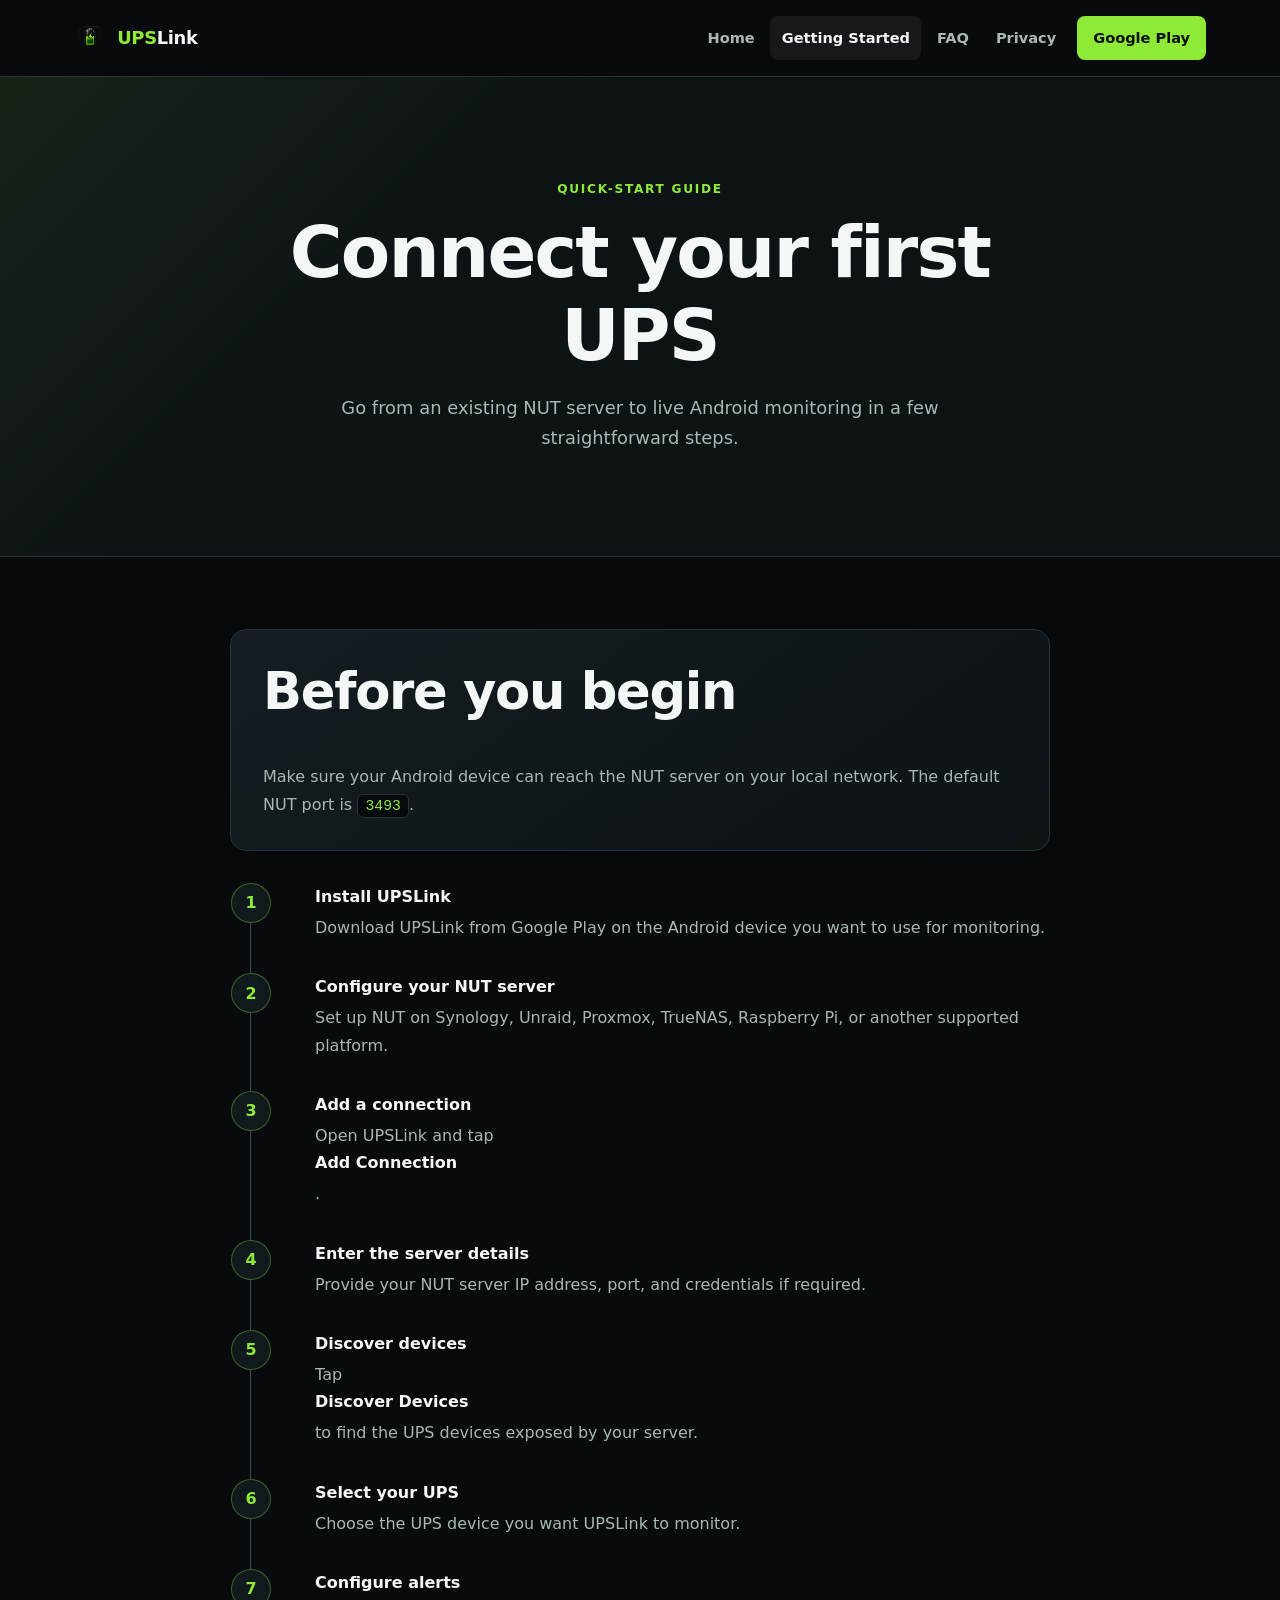
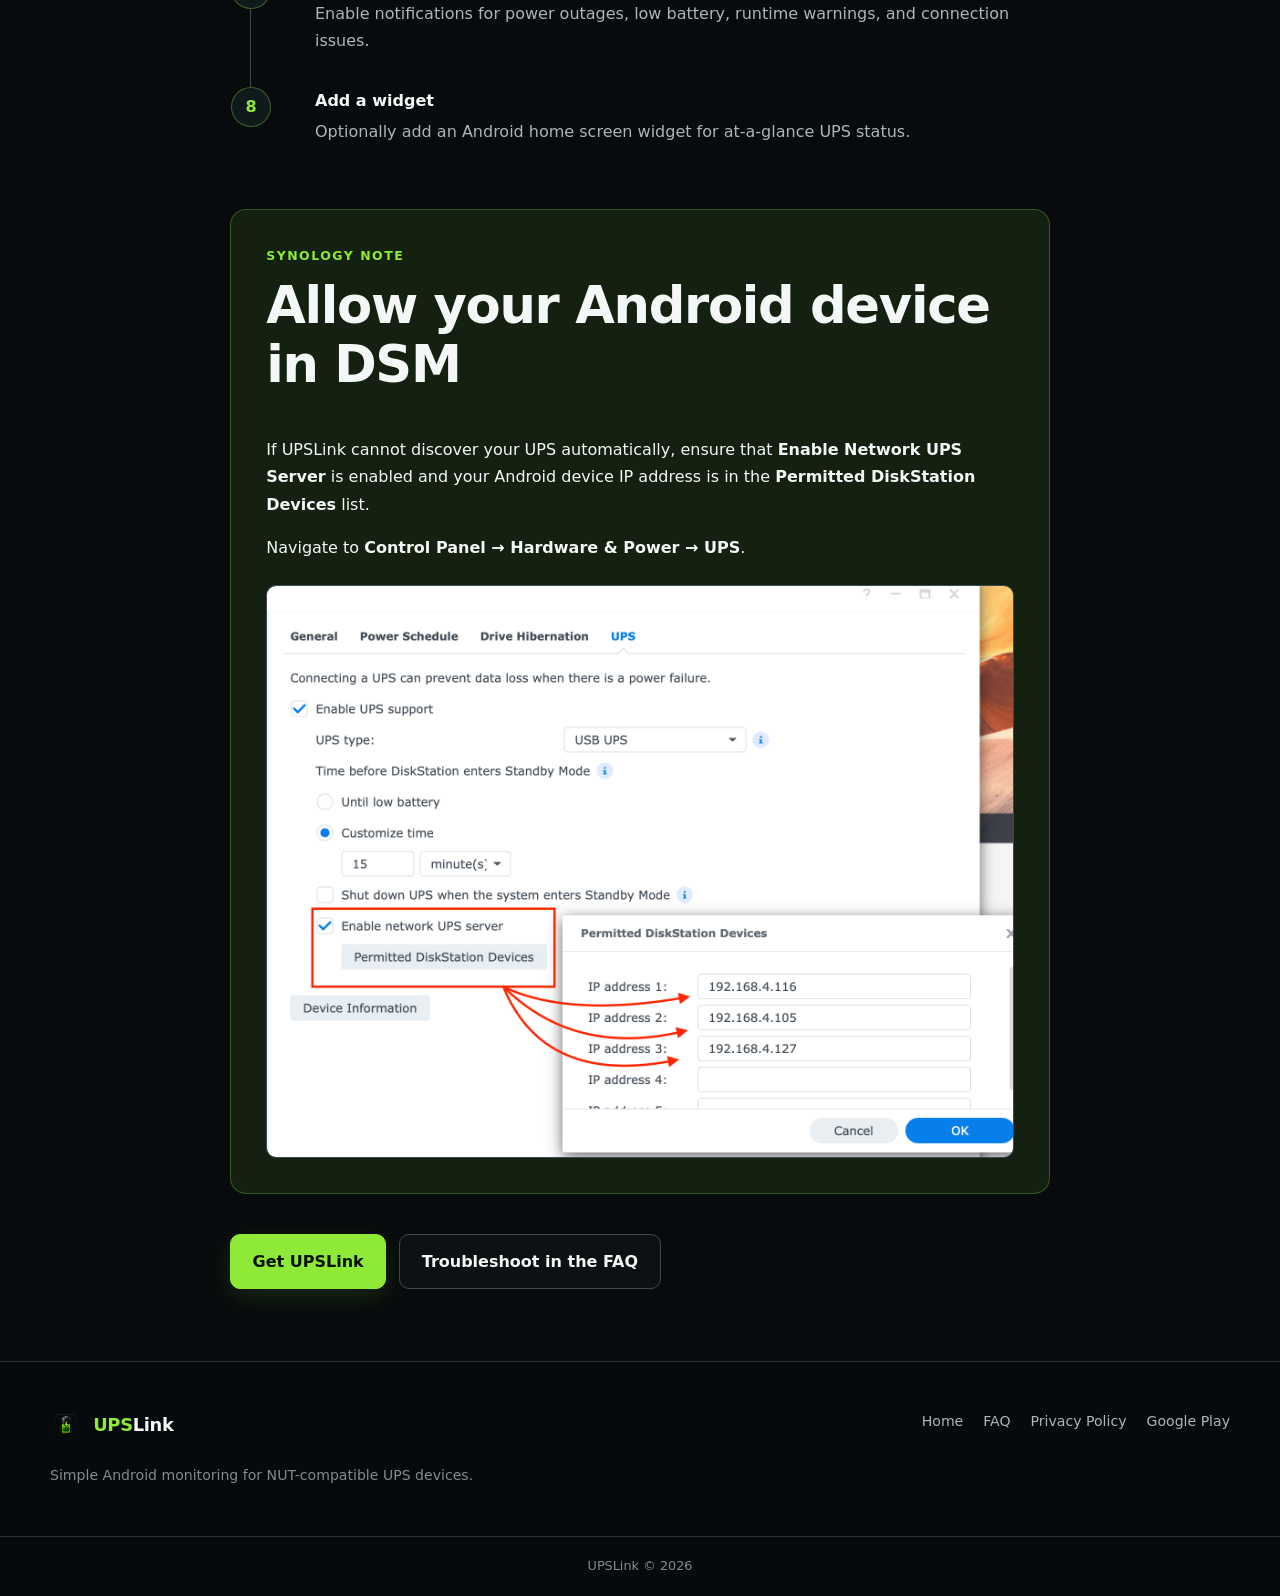
<file: getting-started.html>
<!DOCTYPE html>
<html lang="en">
<head>
  <meta charset="UTF-8">
  <meta name="viewport" content="width=device-width, initial-scale=1.0">
  <title>UPSLink Getting Started</title>
  <link rel="icon" type="image/png" href="assets/screenshots/upslink-icon.png?v=2">
  <link rel="apple-touch-icon" href="assets/screenshots/upslink-icon.png?v=2">
  <link rel="stylesheet" href="assets/css/styles.css">
  <meta name="theme-color" content="#080b0d">
  <meta name="description" content="Quick start guide for connecting UPSLink to your NUT, Synology, Unraid, Proxmox, TrueNAS, Raspberry Pi, or Linux UPS server.">
</head>
<body>
  <a class="skip-link" href="#main-content">Skip to content</a>
  <header class="site-header">
    <div class="nav-shell">
      <a class="brand" href="index.html" aria-label="UPSLink home"><img src="assets/screenshots/upslink-icon.png" alt=""><span><span class="brand-green">UPS</span>Link</span></a>
      <nav class="site-nav" aria-label="Primary navigation">
        <a href="index.html">Home</a><a href="getting-started.html" aria-current="page">Getting Started</a><a href="faq.html">FAQ</a><a href="privacy-policy.html">Privacy</a>
        <a class="nav-cta" href="https://play.google.com/store/apps/details?id=com.reelmemories.upslink" target="_blank" rel="noopener">Google Play</a>
      </nav>
    </div>
  </header>
  <main id="main-content">
    <header class="page-hero">
      <div class="copy-container">
        <span class="eyebrow">Quick-start guide</span>
        <h1>Connect your first UPS</h1>
        <p>Go from an existing NUT server to live Android monitoring in a few straightforward steps.</p>
      </div>
    </header>
    <div class="copy-container guide">
      <section class="card guide-intro" aria-labelledby="before-heading">
        <h2 id="before-heading">Before you begin</h2>
        <p>Make sure your Android device can reach the NUT server on your local network. The default NUT port is <code>3493</code>.</p>
      </section>
      <ol class="onboarding-list">
        <li><strong>Install UPSLink</strong><span>Download UPSLink from Google Play on the Android device you want to use for monitoring.</span></li>
        <li><strong>Configure your NUT server</strong><span>Set up NUT on Synology, Unraid, Proxmox, TrueNAS, Raspberry Pi, or another supported platform.</span></li>
        <li><strong>Add a connection</strong><span>Open UPSLink and tap <strong>Add Connection</strong>.</span></li>
        <li><strong>Enter the server details</strong><span>Provide your NUT server IP address, port, and credentials if required.</span></li>
        <li><strong>Discover devices</strong><span>Tap <strong>Discover Devices</strong> to find the UPS devices exposed by your server.</span></li>
        <li><strong>Select your UPS</strong><span>Choose the UPS device you want UPSLink to monitor.</span></li>
        <li><strong>Configure alerts</strong><span>Enable notifications for power outages, low battery, runtime warnings, and connection issues.</span></li>
        <li><strong>Add a widget</strong><span>Optionally add an Android home screen widget for at-a-glance UPS status.</span></li>
      </ol>
      <aside class="notice">
        <span class="notice__label">Synology note</span>
        <h2>Allow your Android device in DSM</h2>
        <p>If UPSLink cannot discover your UPS automatically, ensure that <strong>Enable Network UPS Server</strong> is enabled and your Android device IP address is in the <strong>Permitted DiskStation Devices</strong> list.</p>
        <p>Navigate to <strong>Control Panel → Hardware &amp; Power → UPS</strong>.</p>
        <img src="assets/screenshots/synology_configuration.png" alt="Synology DSM UPS settings with Network UPS Server configuration" loading="lazy">
      </aside>
      <div class="page-actions">
        <a class="button" href="https://play.google.com/store/apps/details?id=com.reelmemories.upslink" target="_blank" rel="noopener">Get UPSLink</a>
        <a class="button button--secondary" href="faq.html">Troubleshoot in the FAQ</a>
      </div>
    </div>
  </main>
  <footer class="site-footer">
    <div class="container footer-grid">
      <div class="footer-copy"><a class="brand" href="index.html"><img src="assets/screenshots/upslink-icon.png" alt=""><span><span class="brand-green">UPS</span>Link</span></a><p>Simple Android monitoring for NUT-compatible UPS devices.</p></div>
      <nav class="footer-links" aria-label="Footer navigation"><a href="index.html">Home</a><a href="faq.html">FAQ</a><a href="privacy-policy.html">Privacy Policy</a><a href="https://play.google.com/store/apps/details?id=com.reelmemories.upslink" target="_blank" rel="noopener">Google Play</a></nav>
    </div>
    <div class="footer-meta">UPSLink © 2026</div>
  </footer>
</body>
</html>
</file>
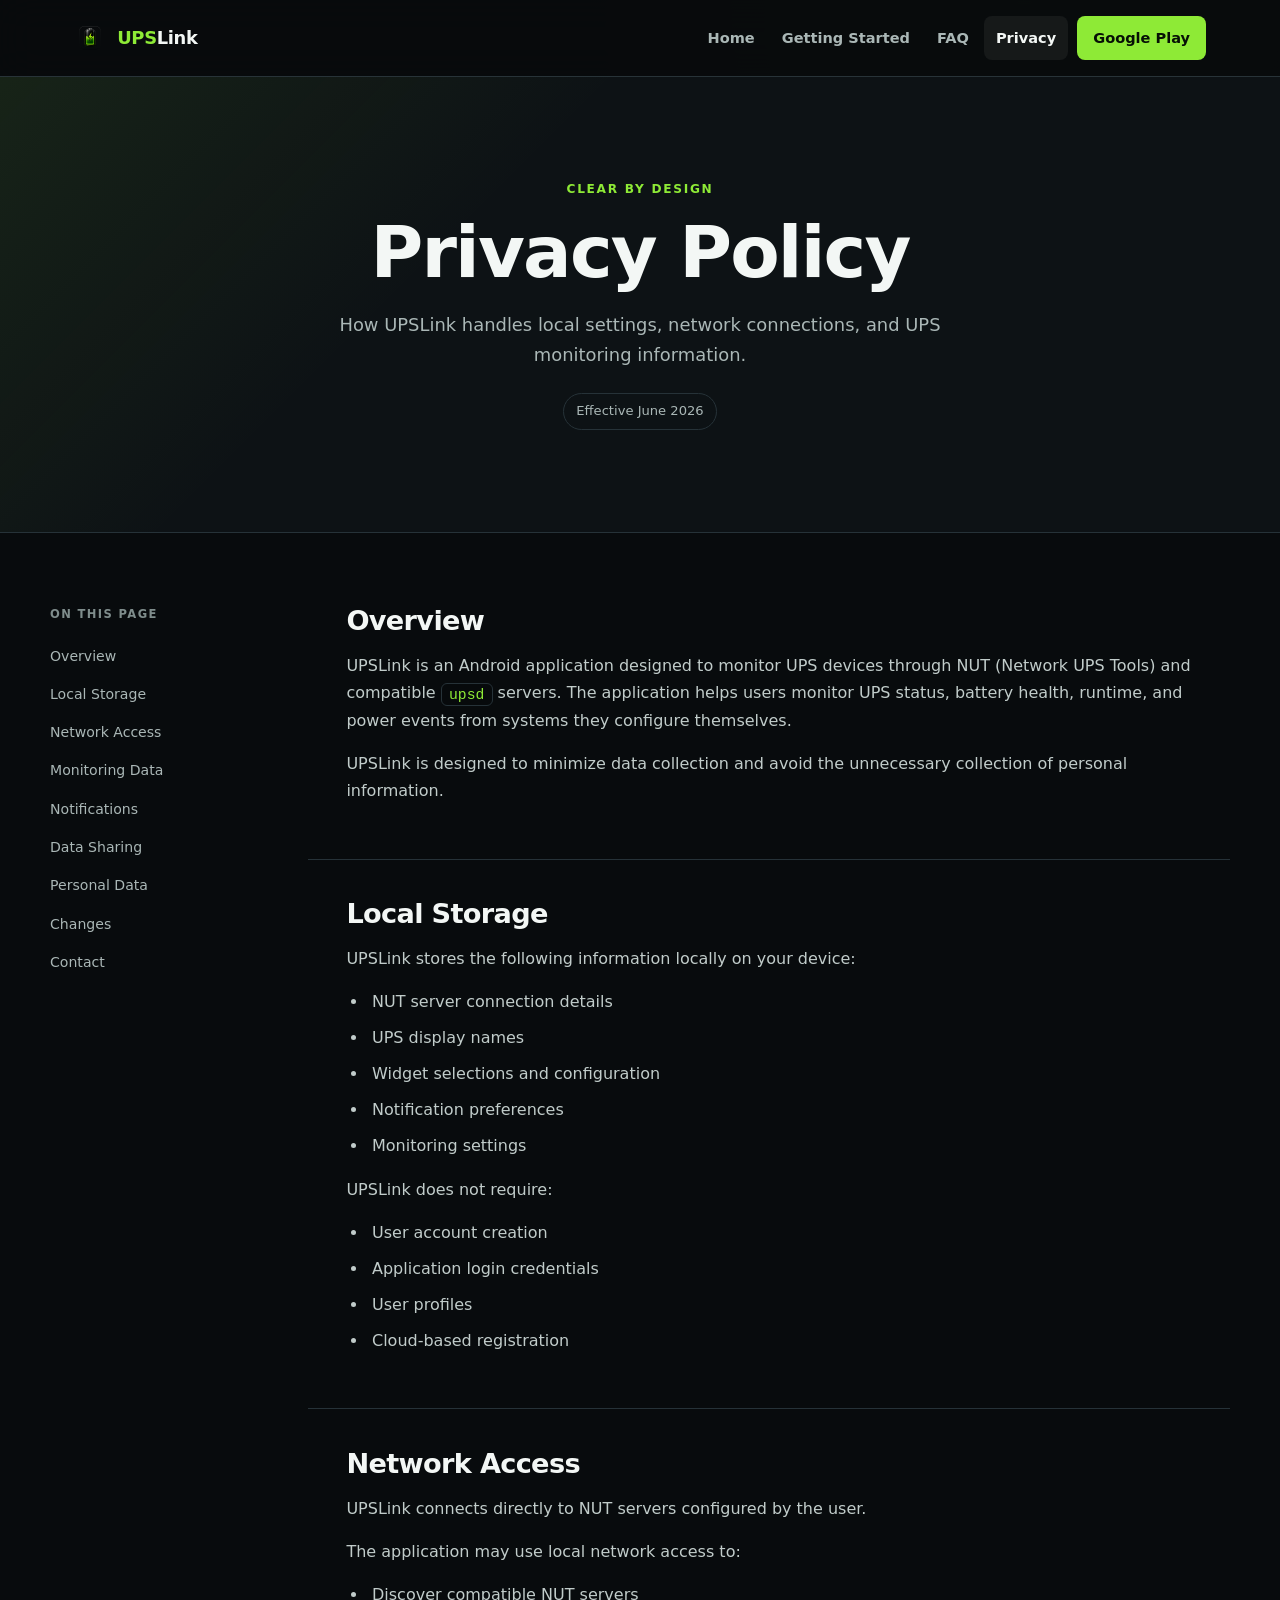
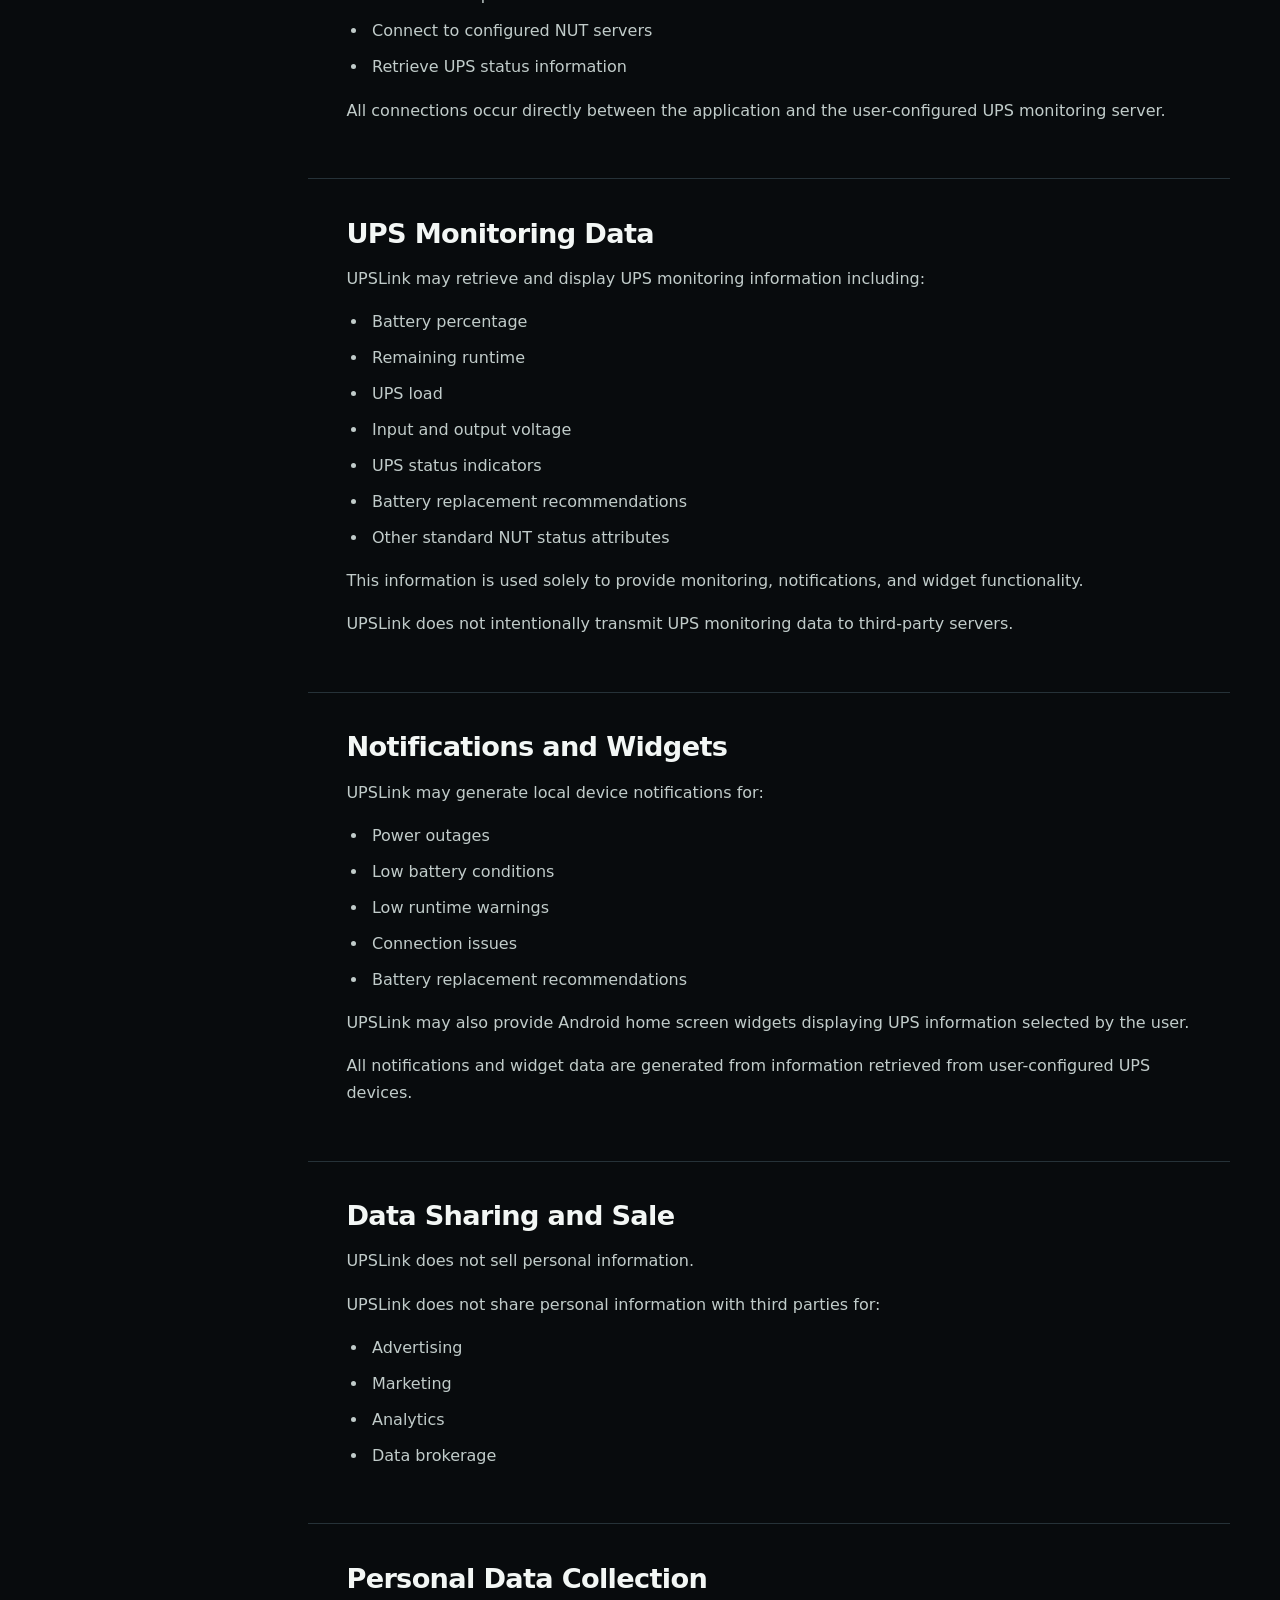
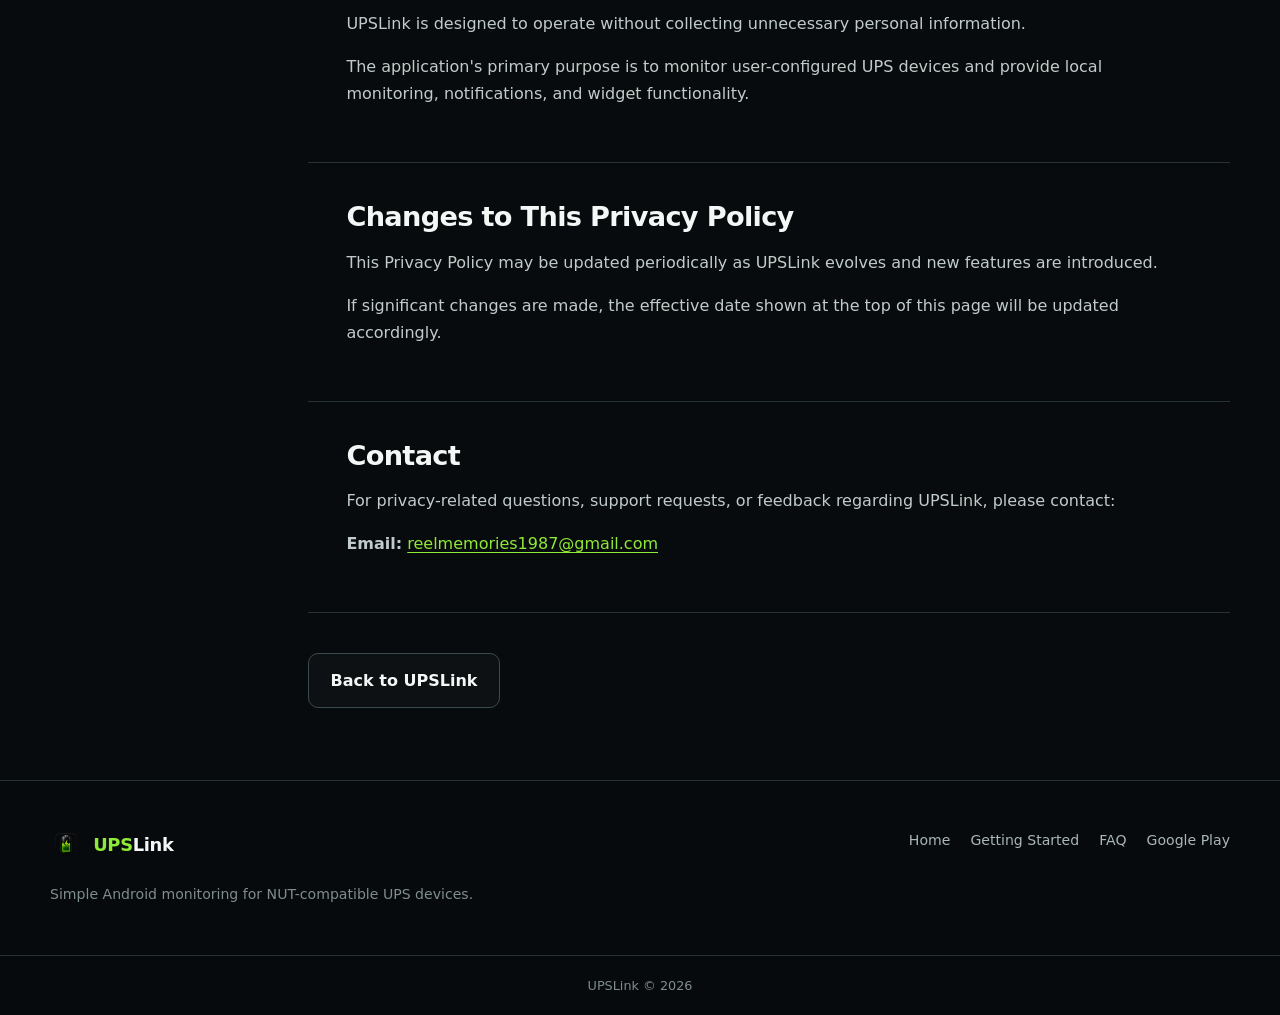
<file: privacy-policy.html>
<!DOCTYPE html>
<html lang="en">
<head>
  <meta charset="UTF-8">
  <meta name="viewport" content="width=device-width, initial-scale=1.0">
  <title>UPSLink Privacy Policy</title>
  <link rel="icon" type="image/png" href="assets/screenshots/upslink-icon.png?v=2">
  <link rel="apple-touch-icon" href="assets/screenshots/upslink-icon.png?v=2">
  <link rel="stylesheet" href="assets/css/styles.css">
  <meta name="theme-color" content="#080b0d">
  <meta name="description" content="UPSLink privacy policy, including details about local storage, network access, monitoring data, notifications, widgets, and personal data.">
</head>
<body>
  <a class="skip-link" href="#main-content">Skip to content</a>
  <header class="site-header">
    <div class="nav-shell">
      <a class="brand" href="index.html" aria-label="UPSLink home"><img src="assets/screenshots/upslink-icon.png" alt=""><span><span class="brand-green">UPS</span>Link</span></a>
      <nav class="site-nav" aria-label="Primary navigation">
        <a href="index.html">Home</a><a href="getting-started.html">Getting Started</a><a href="faq.html">FAQ</a><a href="privacy-policy.html" aria-current="page">Privacy</a>
        <a class="nav-cta" href="https://play.google.com/store/apps/details?id=com.reelmemories.upslink" target="_blank" rel="noopener">Google Play</a>
      </nav>
    </div>
  </header>
  <main id="main-content">
    <header class="page-hero">
      <div class="copy-container">
        <span class="eyebrow">Clear by design</span>
        <h1>Privacy Policy</h1>
        <p>How UPSLink handles local settings, network connections, and UPS monitoring information.</p>
        <span class="effective-date">Effective June 2026</span>
      </div>
    </header>
    <div class="container content-layout">
      <nav class="side-nav" aria-label="Privacy policy sections">
        <strong>On this page</strong>
        <a href="#overview">Overview</a><a href="#local-storage">Local Storage</a><a href="#network-access">Network Access</a><a href="#monitoring-data">Monitoring Data</a><a href="#notifications">Notifications</a><a href="#data-sharing">Data Sharing</a><a href="#personal-data">Personal Data</a><a href="#changes">Changes</a><a href="#contact">Contact</a>
      </nav>
      <div class="article-stack">
        <section class="article-card" id="overview"><h2>Overview</h2><p>UPSLink is an Android application designed to monitor UPS devices through NUT (Network UPS Tools) and compatible <code>upsd</code> servers. The application helps users monitor UPS status, battery health, runtime, and power events from systems they configure themselves.</p><p>UPSLink is designed to minimize data collection and avoid the unnecessary collection of personal information.</p></section>
        <section class="article-card" id="local-storage"><h2>Local Storage</h2><p>UPSLink stores the following information locally on your device:</p><ul><li>NUT server connection details</li><li>UPS display names</li><li>Widget selections and configuration</li><li>Notification preferences</li><li>Monitoring settings</li></ul><p>UPSLink does not require:</p><ul><li>User account creation</li><li>Application login credentials</li><li>User profiles</li><li>Cloud-based registration</li></ul></section>
        <section class="article-card" id="network-access"><h2>Network Access</h2><p>UPSLink connects directly to NUT servers configured by the user.</p><p>The application may use local network access to:</p><ul><li>Discover compatible NUT servers</li><li>Connect to configured NUT servers</li><li>Retrieve UPS status information</li></ul><p>All connections occur directly between the application and the user-configured UPS monitoring server.</p></section>
        <section class="article-card" id="monitoring-data"><h2>UPS Monitoring Data</h2><p>UPSLink may retrieve and display UPS monitoring information including:</p><ul><li>Battery percentage</li><li>Remaining runtime</li><li>UPS load</li><li>Input and output voltage</li><li>UPS status indicators</li><li>Battery replacement recommendations</li><li>Other standard NUT status attributes</li></ul><p>This information is used solely to provide monitoring, notifications, and widget functionality.</p><p>UPSLink does not intentionally transmit UPS monitoring data to third-party servers.</p></section>
        <section class="article-card" id="notifications"><h2>Notifications and Widgets</h2><p>UPSLink may generate local device notifications for:</p><ul><li>Power outages</li><li>Low battery conditions</li><li>Low runtime warnings</li><li>Connection issues</li><li>Battery replacement recommendations</li></ul><p>UPSLink may also provide Android home screen widgets displaying UPS information selected by the user.</p><p>All notifications and widget data are generated from information retrieved from user-configured UPS devices.</p></section>
        <section class="article-card" id="data-sharing"><h2>Data Sharing and Sale</h2><p>UPSLink does not sell personal information.</p><p>UPSLink does not share personal information with third parties for:</p><ul><li>Advertising</li><li>Marketing</li><li>Analytics</li><li>Data brokerage</li></ul></section>
        <section class="article-card" id="personal-data"><h2>Personal Data Collection</h2><p>UPSLink is designed to operate without collecting unnecessary personal information.</p><p>The application's primary purpose is to monitor user-configured UPS devices and provide local monitoring, notifications, and widget functionality.</p></section>
        <section class="article-card" id="changes"><h2>Changes to This Privacy Policy</h2><p>This Privacy Policy may be updated periodically as UPSLink evolves and new features are introduced.</p><p>If significant changes are made, the effective date shown at the top of this page will be updated accordingly.</p></section>
        <section class="article-card" id="contact"><h2>Contact</h2><p>For privacy-related questions, support requests, or feedback regarding UPSLink, please contact:</p><p><strong>Email:</strong> <a href="mailto:reelmemories1987@gmail.com">reelmemories1987@gmail.com</a></p></section>
        <div class="page-actions"><a class="button button--secondary" href="index.html">Back to UPSLink</a></div>
      </div>
    </div>
  </main>
  <footer class="site-footer">
    <div class="container footer-grid">
      <div class="footer-copy"><a class="brand" href="index.html"><img src="assets/screenshots/upslink-icon.png" alt=""><span><span class="brand-green">UPS</span>Link</span></a><p>Simple Android monitoring for NUT-compatible UPS devices.</p></div>
      <nav class="footer-links" aria-label="Footer navigation"><a href="index.html">Home</a><a href="getting-started.html">Getting Started</a><a href="faq.html">FAQ</a><a href="https://play.google.com/store/apps/details?id=com.reelmemories.upslink" target="_blank" rel="noopener">Google Play</a></nav>
    </div>
    <div class="footer-meta">UPSLink © 2026</div>
  </footer>
</body>
</html>
</file>
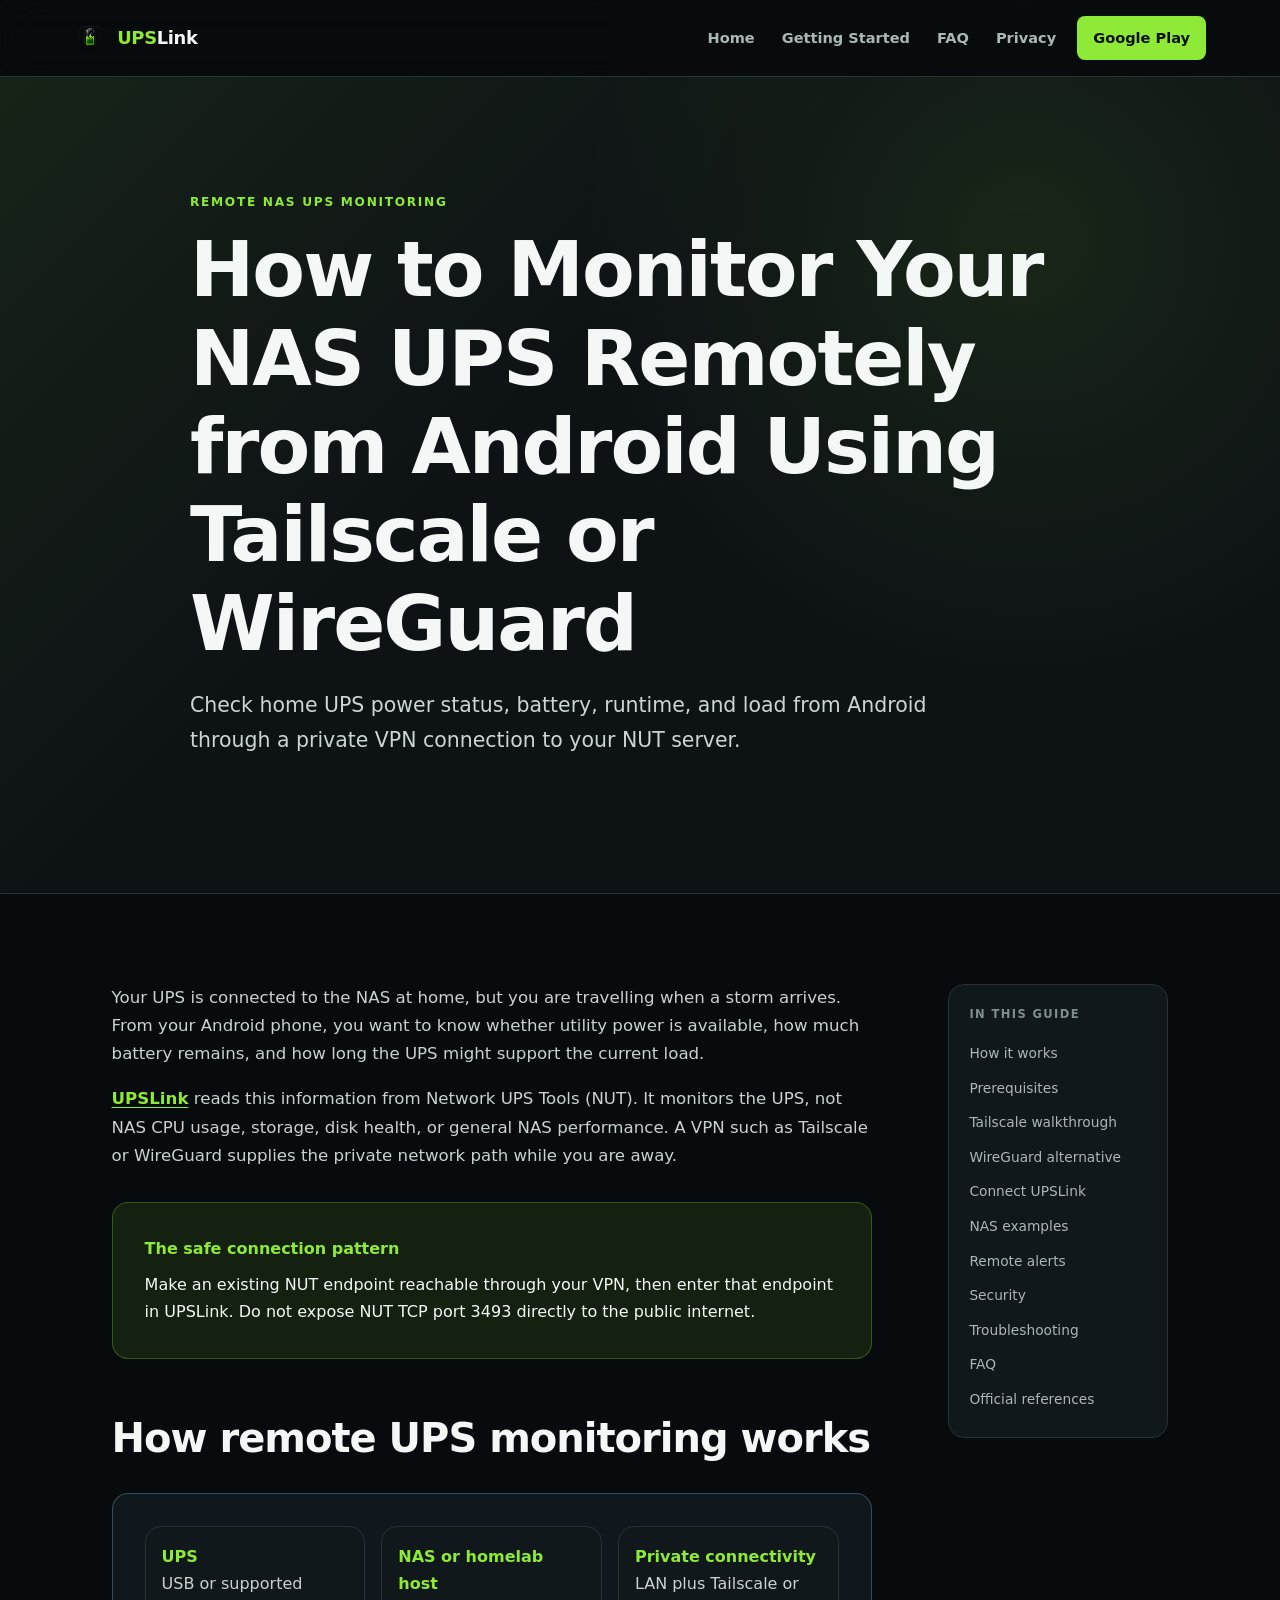
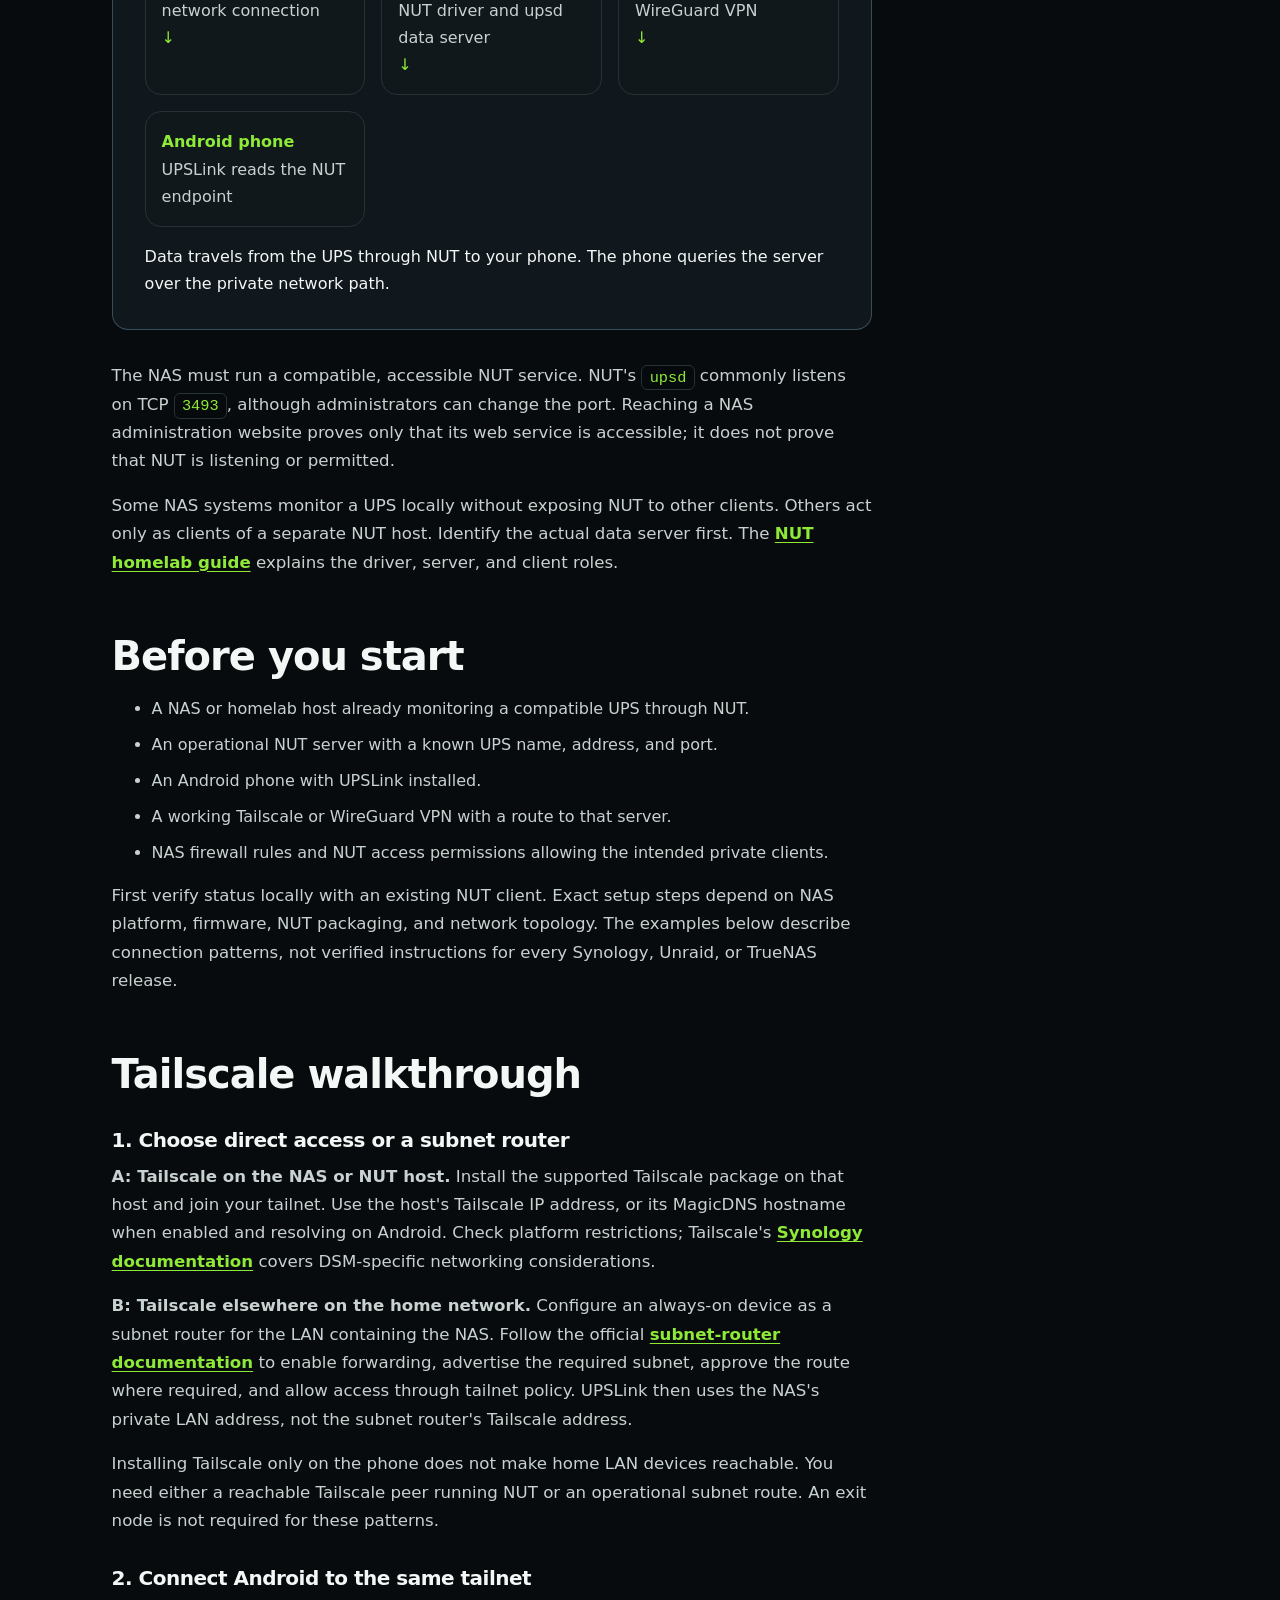
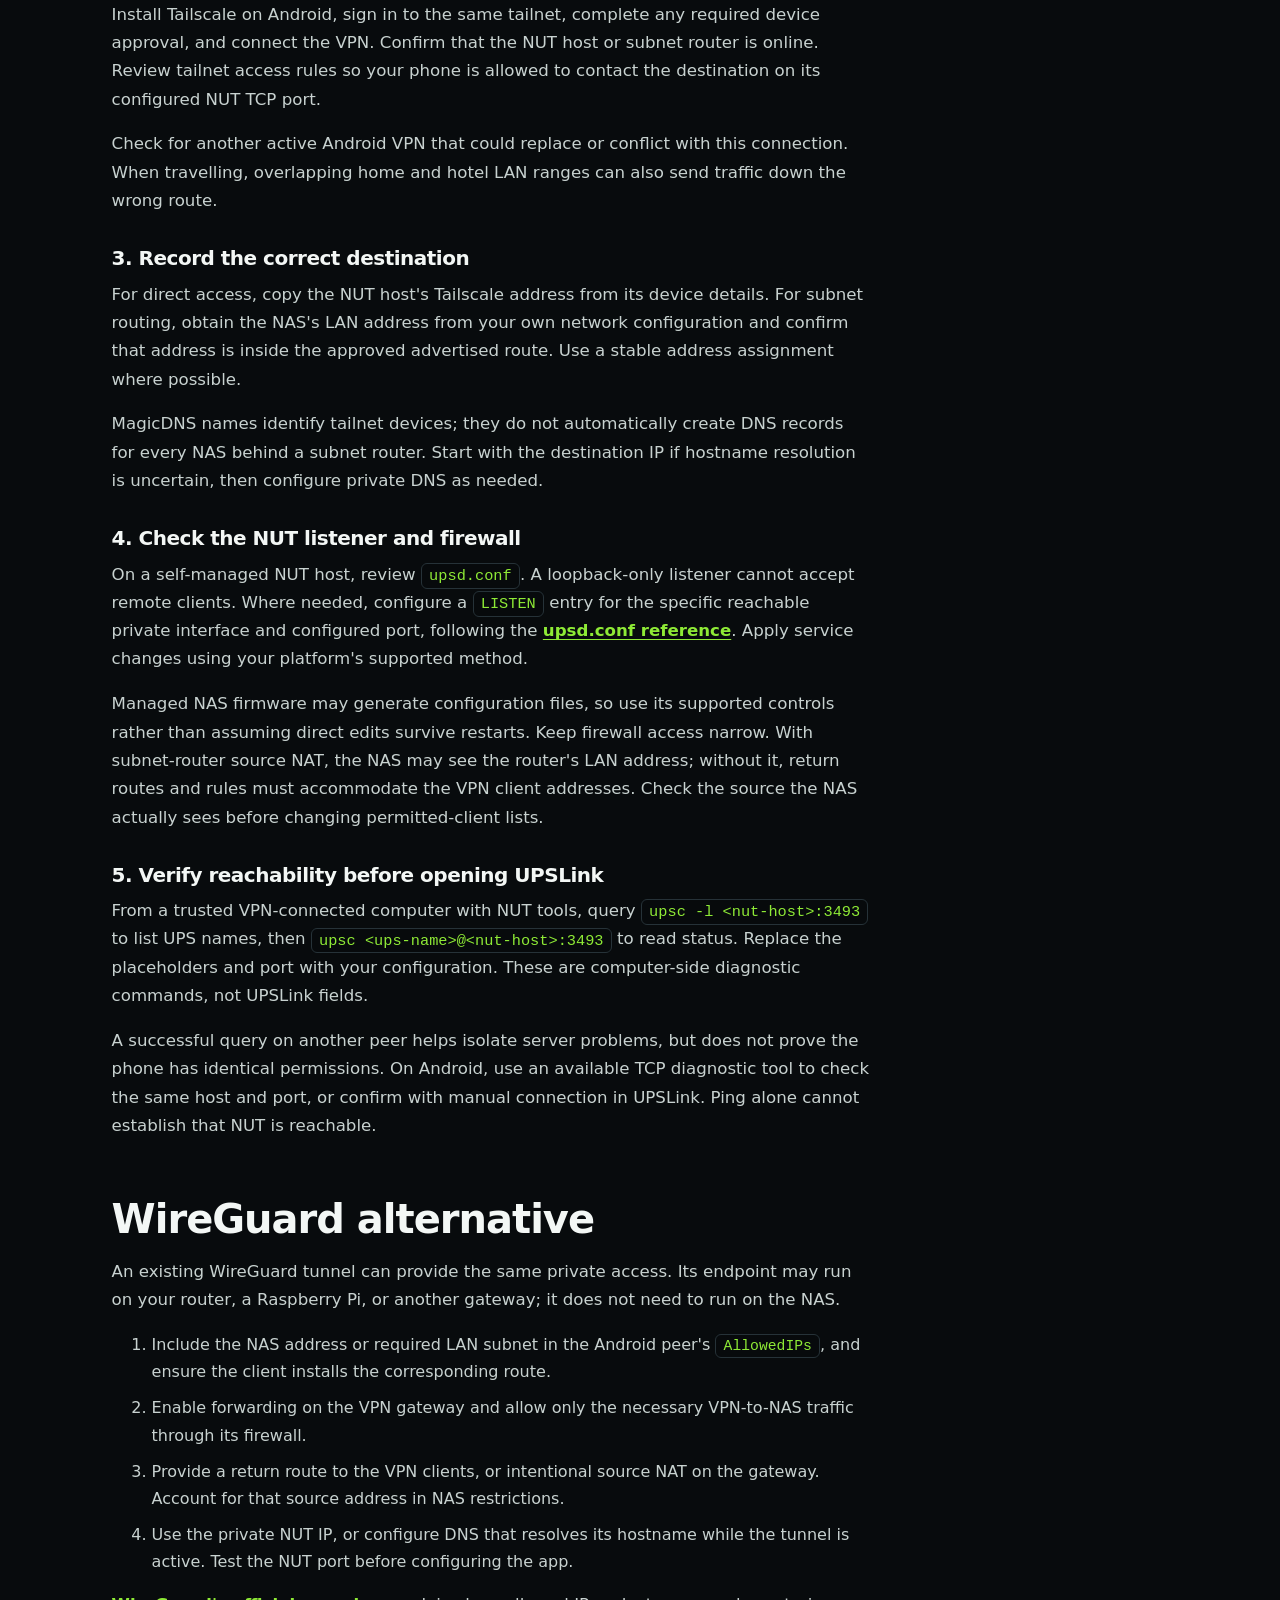
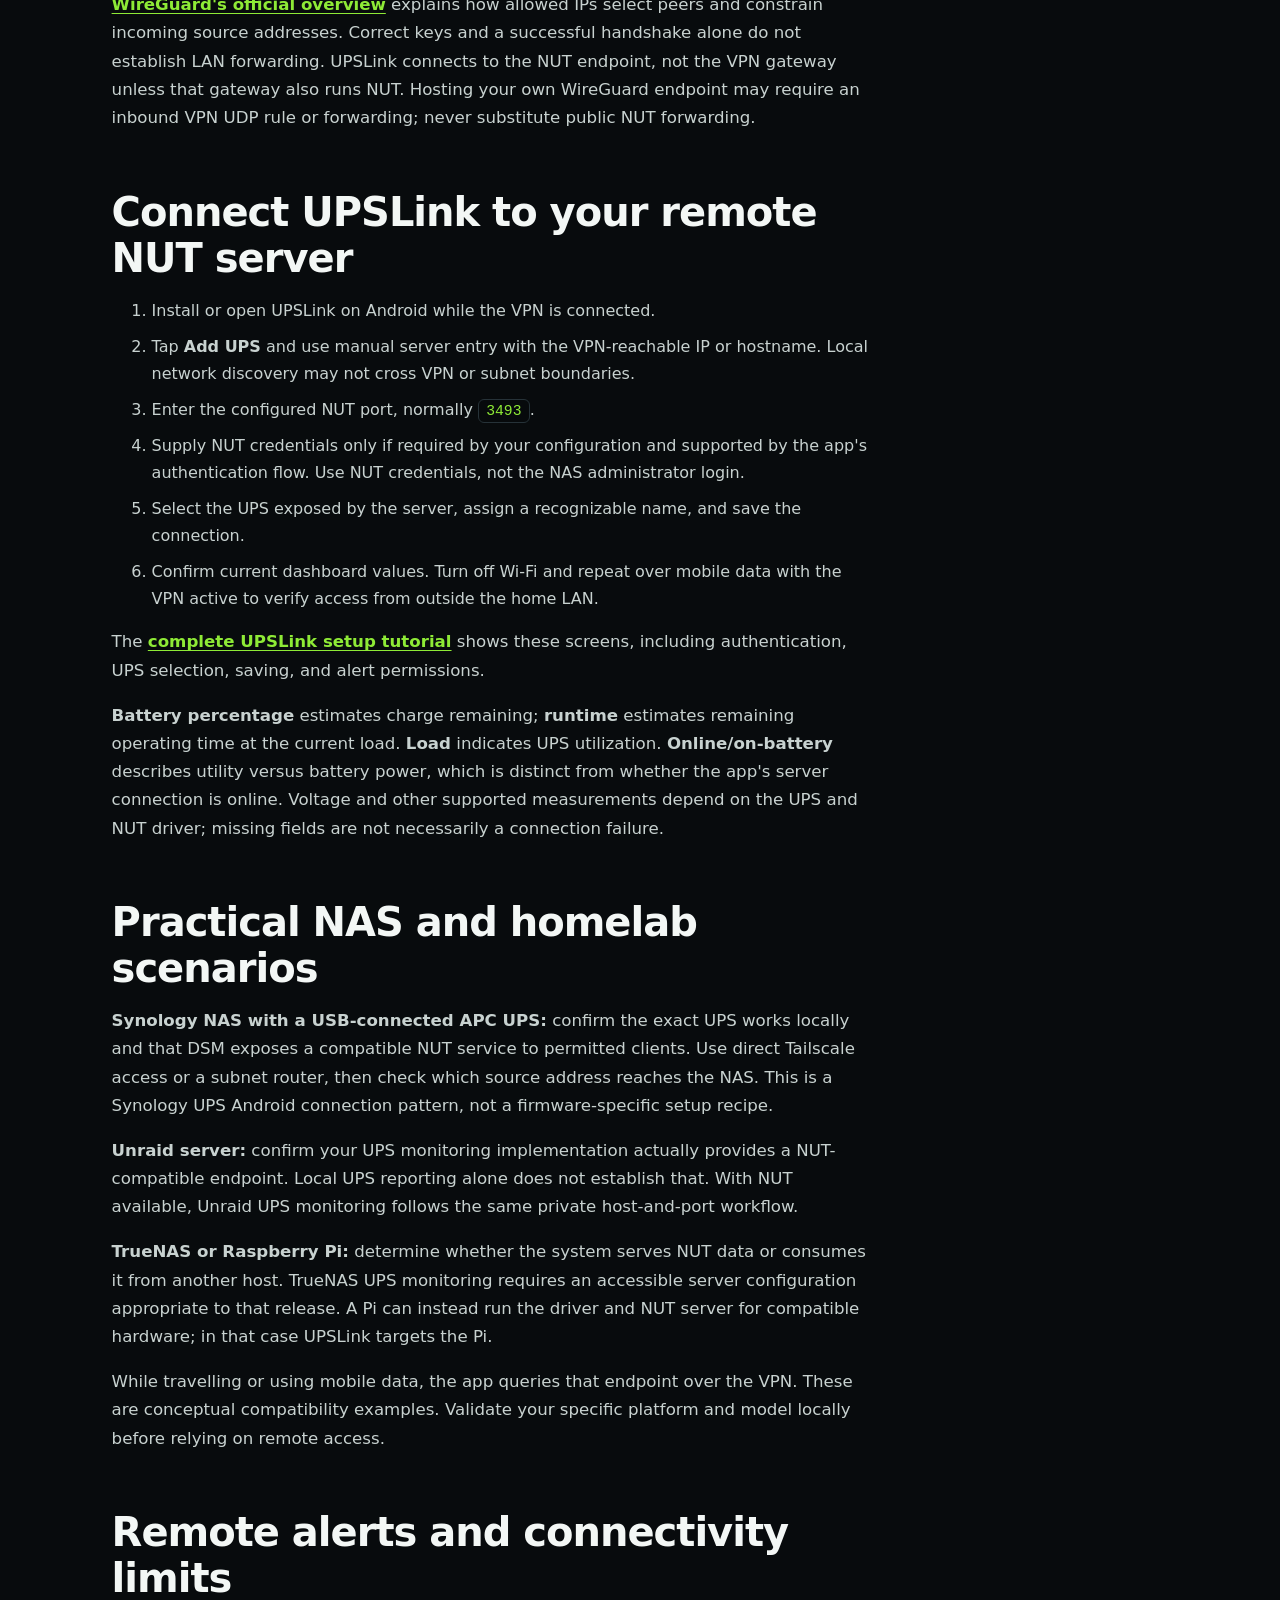
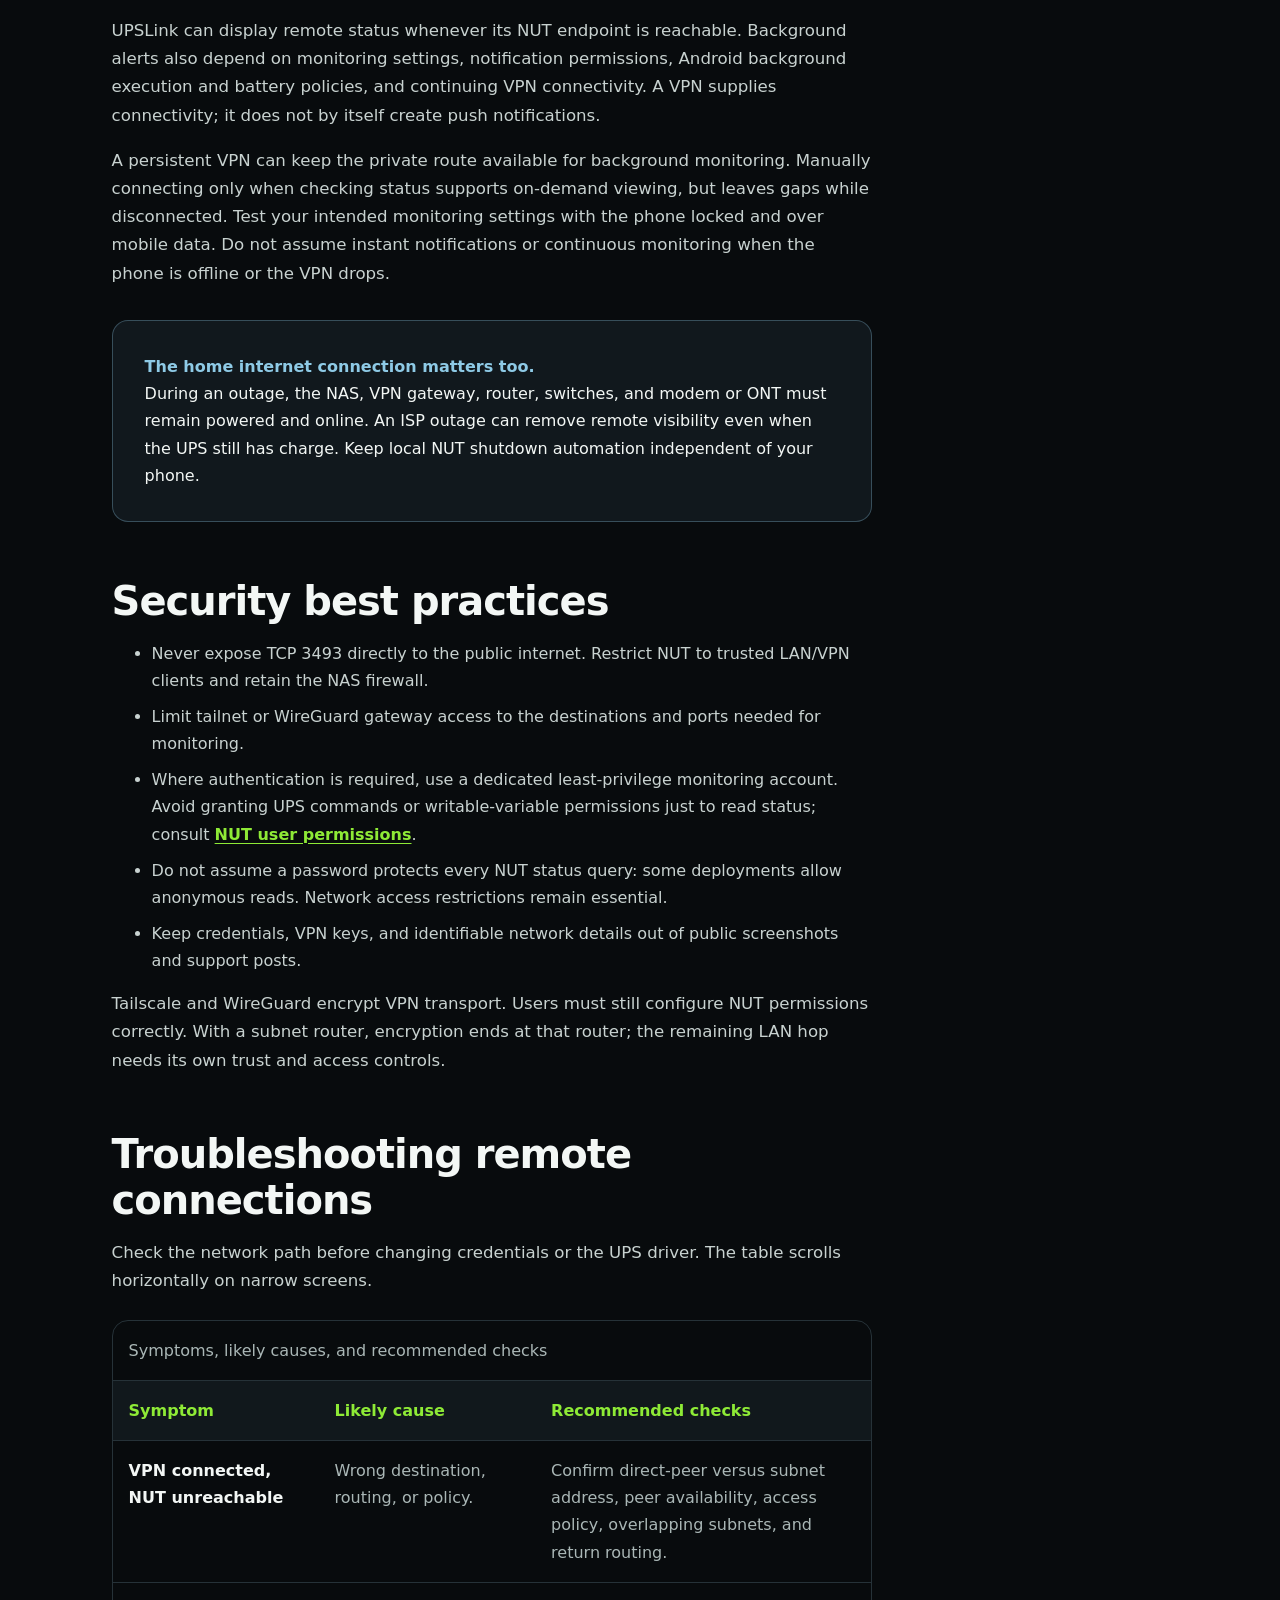
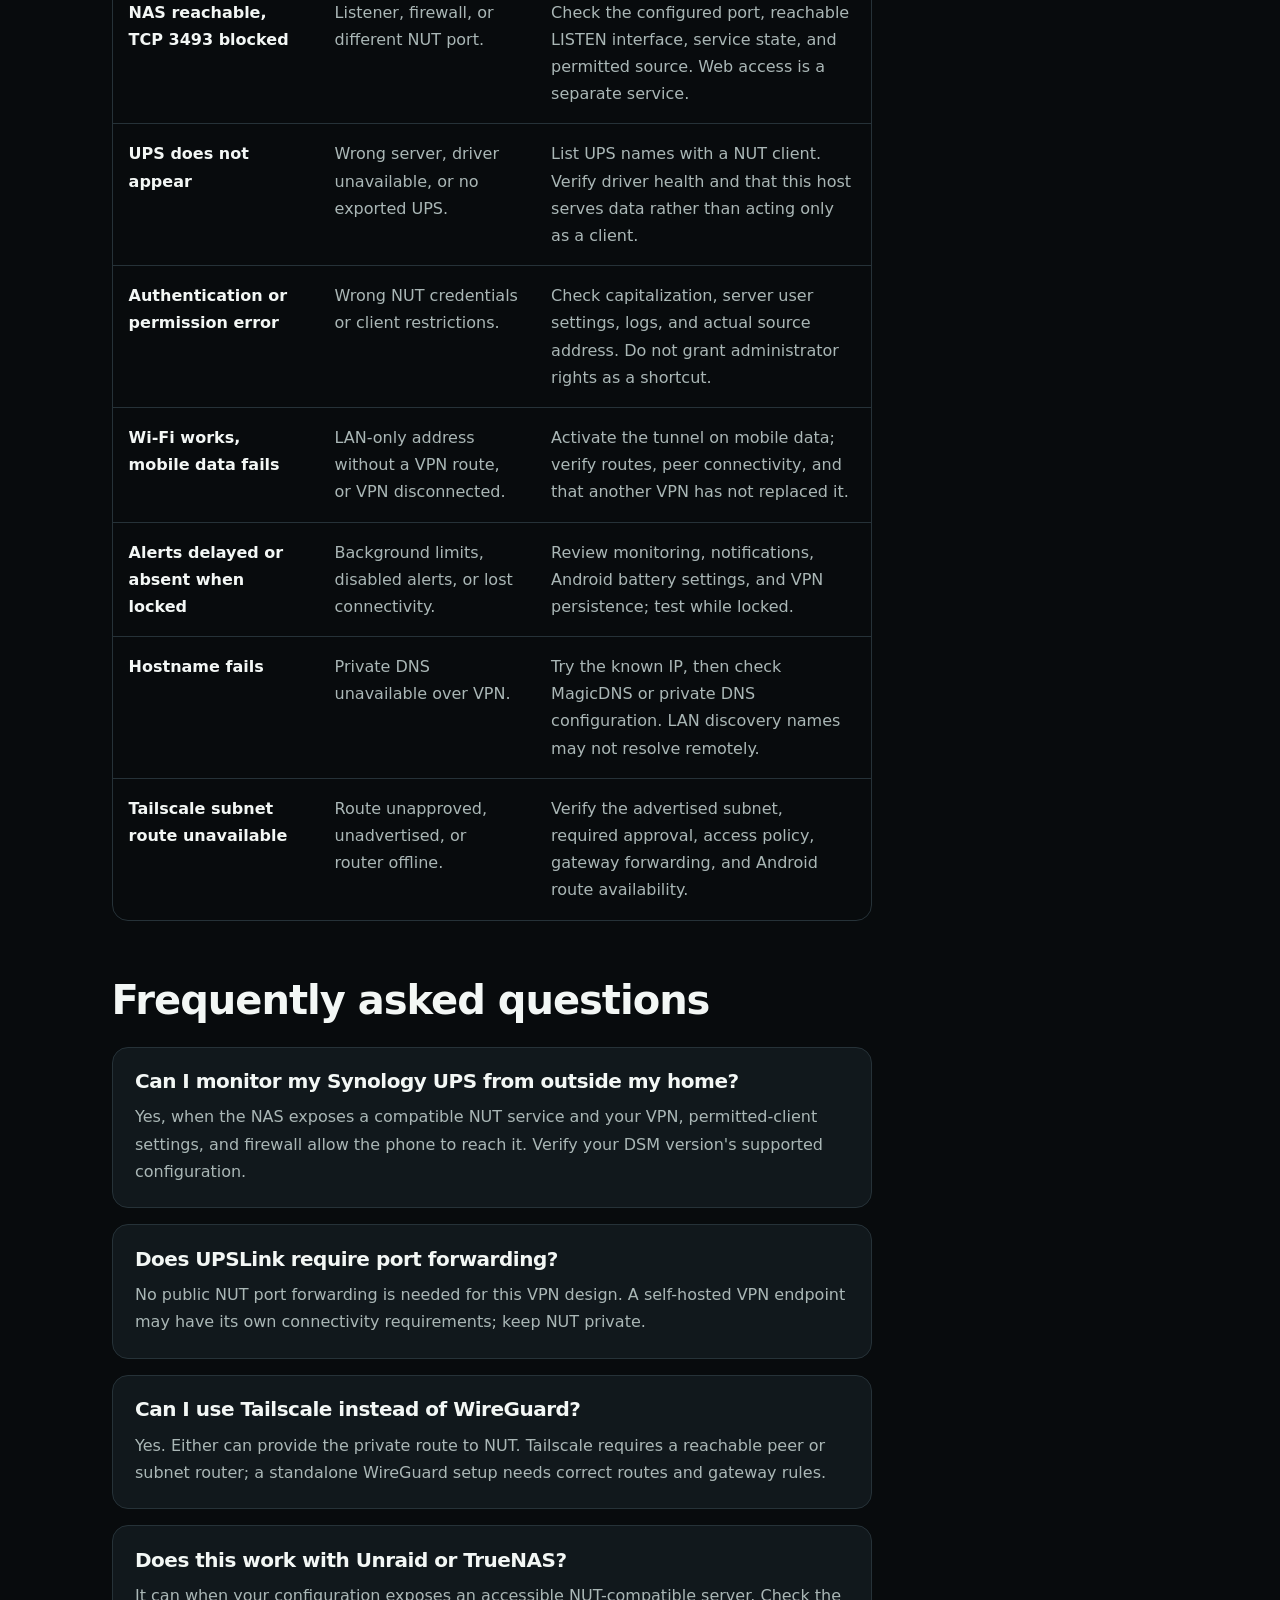
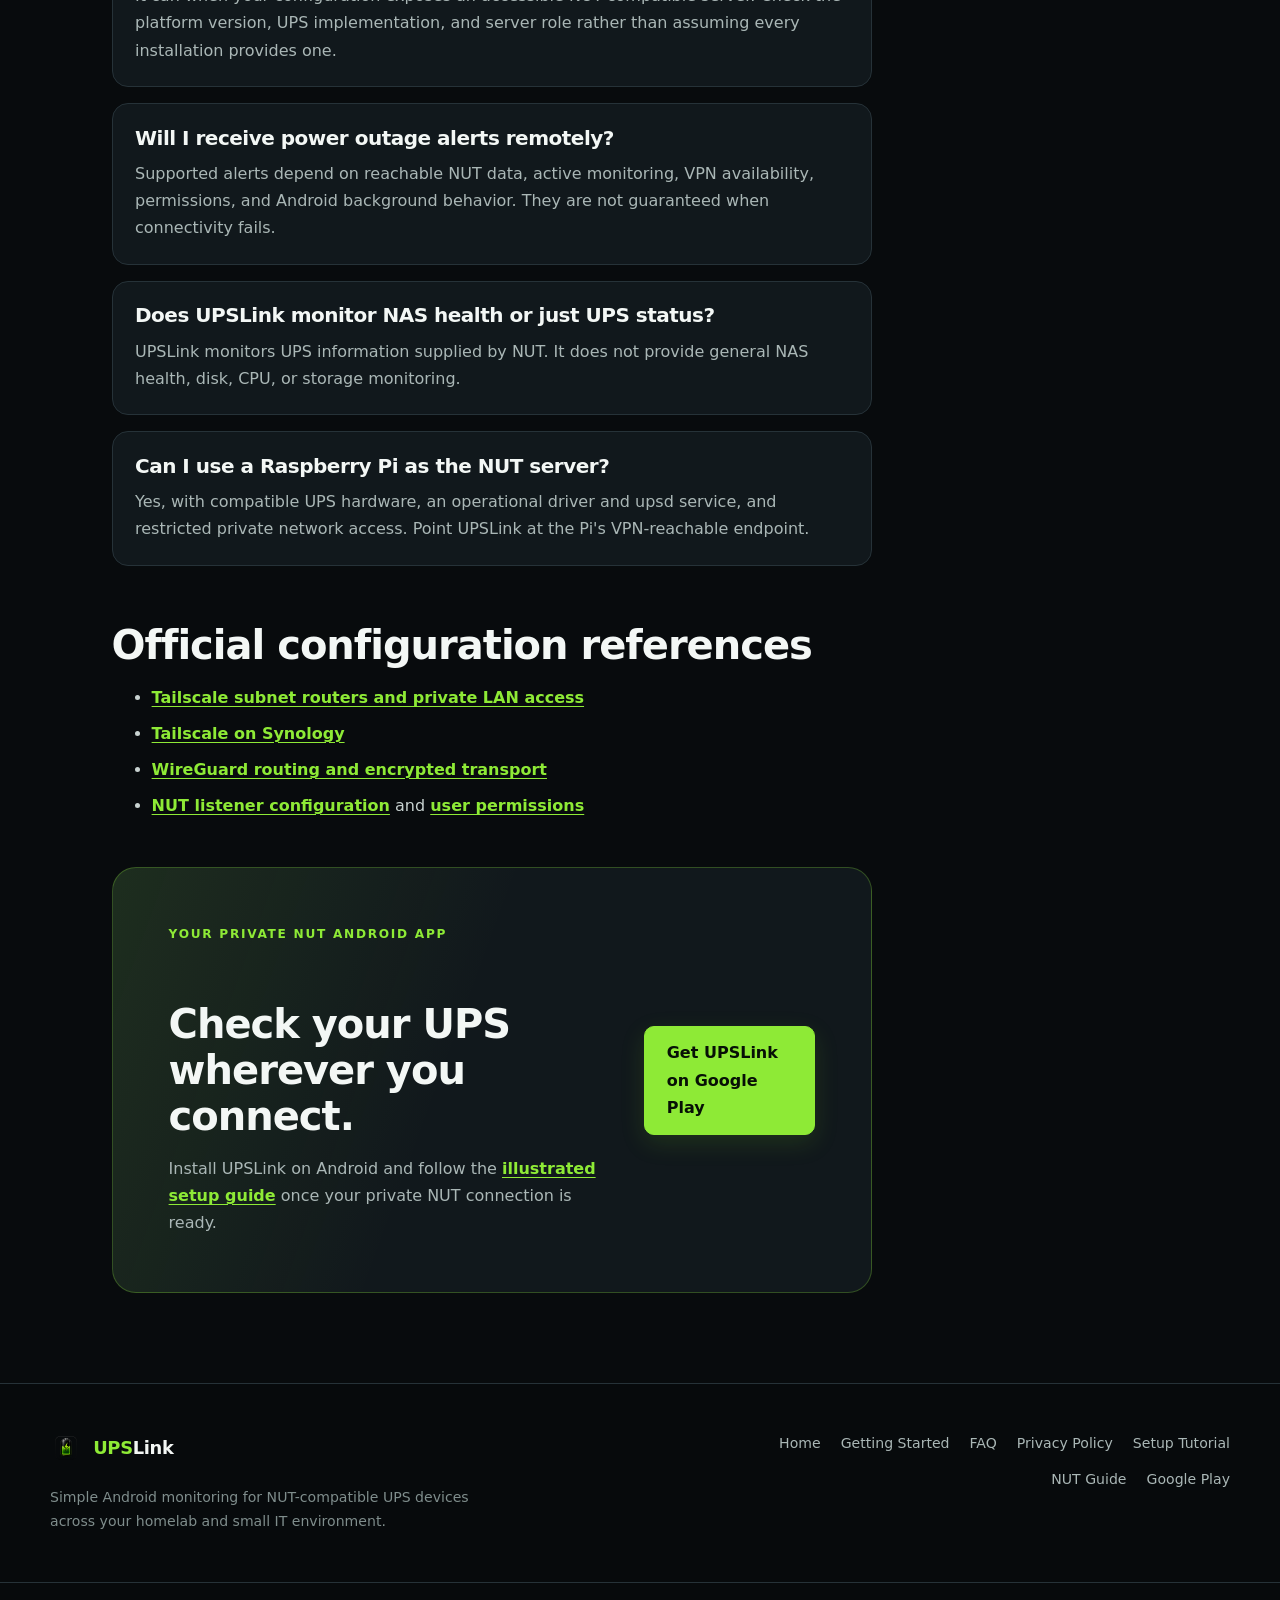
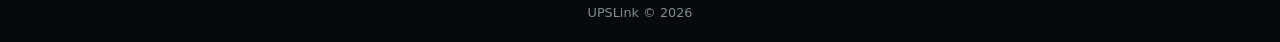
<file: articles/monitor-nas-ups-remotely-android-vpn.html>
<!DOCTYPE html>
<html lang="en">
<head>
  <meta charset="UTF-8">
  <meta name="viewport" content="width=device-width, initial-scale=1.0">
  <title>Monitor Your NAS UPS Remotely from Android | Tailscale, WireGuard &amp; NUT</title>
  <meta name="description" content="Learn how to monitor a Synology, Unraid, or TrueNAS UPS remotely from Android using Tailscale or WireGuard, NUT, and UPSLink.">
  <link rel="canonical" href="https://reelmemories.github.io/upslink/articles/monitor-nas-ups-remotely-android-vpn.html">
  <link rel="icon" type="image/png" href="../assets/screenshots/upslink-icon.png?v=2">
  <link rel="apple-touch-icon" href="../assets/screenshots/upslink-icon.png?v=2">
  <link rel="stylesheet" href="../assets/css/styles.css">
  <meta name="theme-color" content="#080b0d">
  <meta property="og:type" content="article">
  <meta property="og:title" content="How to Monitor Your NAS UPS Remotely from Android Using Tailscale or WireGuard">
  <meta property="og:description" content="Learn how to monitor a Synology, Unraid, or TrueNAS UPS remotely from Android using Tailscale or WireGuard, NUT, and UPSLink.">
  <meta property="og:url" content="https://reelmemories.github.io/upslink/articles/monitor-nas-ups-remotely-android-vpn.html">
  <meta property="og:site_name" content="UPSLink">
  <meta property="og:image" content="https://reelmemories.github.io/upslink/assets/screenshots/Tutorial/10-Finished.jpg">
  <meta property="og:image:alt" content="UPSLink Android dashboard showing a connected NUT UPS">
  <meta property="article:section" content="UPSLink Tutorials">
  <meta name="twitter:card" content="summary_large_image">
  <meta name="twitter:title" content="How to Monitor Your NAS UPS Remotely from Android Using Tailscale or WireGuard">
  <meta name="twitter:description" content="Learn how to monitor a Synology, Unraid, or TrueNAS UPS remotely from Android using Tailscale or WireGuard, NUT, and UPSLink.">
  <meta name="twitter:image" content="https://reelmemories.github.io/upslink/assets/screenshots/Tutorial/10-Finished.jpg">
  <meta name="twitter:image:alt" content="UPSLink Android dashboard showing a connected NUT UPS">
  <script type="application/ld+json">
  {
    "@context": "https://schema.org",
    "@type": "Article",
    "headline": "How to Monitor Your NAS UPS Remotely from Android Using Tailscale or WireGuard",
    "description": "Learn how to monitor a Synology, Unraid, or TrueNAS UPS remotely from Android using Tailscale or WireGuard, NUT, and UPSLink.",
    "mainEntityOfPage": "https://reelmemories.github.io/upslink/articles/monitor-nas-ups-remotely-android-vpn.html",
    "url": "https://reelmemories.github.io/upslink/articles/monitor-nas-ups-remotely-android-vpn.html",
    "inLanguage": "en",
    "image": "https://reelmemories.github.io/upslink/assets/screenshots/Tutorial/10-Finished.jpg",
    "publisher": {
      "@type": "Organization",
      "name": "UPSLink",
      "logo": {"@type": "ImageObject", "url": "https://reelmemories.github.io/upslink/assets/screenshots/upslink-icon.png"}
    }
  }
  </script>
</head>
<body>
  <a class="skip-link" href="#main-content">Skip to content</a>

  <header class="site-header">
    <div class="nav-shell">
      <a class="brand" href="../index.html" aria-label="UPSLink home">
        <img src="../assets/screenshots/upslink-icon.png" alt="" width="1024" height="1024">
        <span><span class="brand-green">UPS</span>Link</span>
      </a>
      <nav class="site-nav" aria-label="Primary navigation">
        <a href="../index.html">Home</a>
        <a href="../getting-started.html">Getting Started</a>
        <a href="../faq.html">FAQ</a>
        <a href="../privacy-policy.html">Privacy</a>
        <a class="nav-cta" href="https://play.google.com/store/apps/details?id=com.reelmemories.upslink" target="_blank" rel="noopener">Google Play</a>
      </nav>
    </div>
  </header>
  <main id="main-content">
    <header class="article-hero">
      <div class="container article-hero__inner">
        <span class="eyebrow">Remote NAS UPS monitoring</span>
        <h1>How to Monitor Your NAS UPS Remotely from Android Using Tailscale or WireGuard</h1>
        <p class="article-hero__dek">Check home UPS power status, battery, runtime, and load from Android through a private VPN connection to your NUT server.</p>
      </div>
    </header>
    <div class="container article-layout">
      <article class="article-body">
        <p>Your UPS is connected to the NAS at home, but you are travelling when a storm arrives. From your Android phone, you want to know whether utility power is available, how much battery remains, and how long the UPS might support the current load.</p>
        <p><a href="../index.html">UPSLink</a> reads this information from Network UPS Tools (NUT). It monitors the UPS, not NAS CPU usage, storage, disk health, or general NAS performance. A VPN such as Tailscale or WireGuard supplies the private network path while you are away.</p>
        <div class="article-summary">
          <strong>The safe connection pattern</strong>
          <p>Make an existing NUT endpoint reachable through your VPN, then enter that endpoint in UPSLink. Do not expose NUT TCP port 3493 directly to the public internet.</p>
        </div>

        <h2 id="architecture">How remote UPS monitoring works</h2>
        <figure class="article-note">
          <ol class="remote-ups-flow" aria-label="UPS monitoring data path">
            <li><strong>UPS</strong><span>USB or supported network connection</span></li>
            <li><strong>NAS or homelab host</strong><span>NUT driver and upsd data server</span></li>
            <li><strong>Private connectivity</strong><span>LAN plus Tailscale or WireGuard VPN</span></li>
            <li><strong>Android phone</strong><span>UPSLink reads the NUT endpoint</span></li>
          </ol>
          <figcaption>Data travels from the UPS through NUT to your phone. The phone queries the server over the private network path.</figcaption>
        </figure>
        <p>The NAS must run a compatible, accessible NUT service. NUT's <code>upsd</code> commonly listens on TCP <code>3493</code>, although administrators can change the port. Reaching a NAS administration website proves only that its web service is accessible; it does not prove that NUT is listening or permitted.</p>
        <p>Some NAS systems monitor a UPS locally without exposing NUT to other clients. Others act only as clients of a separate NUT host. Identify the actual data server first. The <a href="network-ups-tools-guide.html">NUT homelab guide</a> explains the driver, server, and client roles.</p>

        <h2 id="prerequisites">Before you start</h2>
        <ul>
          <li>A NAS or homelab host already monitoring a compatible UPS through NUT.</li>
          <li>An operational NUT server with a known UPS name, address, and port.</li>
          <li>An Android phone with UPSLink installed.</li>
          <li>A working Tailscale or WireGuard VPN with a route to that server.</li>
          <li>NAS firewall rules and NUT access permissions allowing the intended private clients.</li>
        </ul>
        <p>First verify status locally with an existing NUT client. Exact setup steps depend on NAS platform, firmware, NUT packaging, and network topology. The examples below describe connection patterns, not verified instructions for every Synology, Unraid, or TrueNAS release.</p>

        <h2 id="tailscale">Tailscale walkthrough</h2>
        <h3>1. Choose direct access or a subnet router</h3>
        <p><strong>A: Tailscale on the NAS or NUT host.</strong> Install the supported Tailscale package on that host and join your tailnet. Use the host's Tailscale IP address, or its MagicDNS hostname when enabled and resolving on Android. Check platform restrictions; Tailscale's <a href="https://tailscale.com/docs/integrations/synology">Synology documentation</a> covers DSM-specific networking considerations.</p>
        <p><strong>B: Tailscale elsewhere on the home network.</strong> Configure an always-on device as a subnet router for the LAN containing the NAS. Follow the official <a href="https://tailscale.com/docs/features/subnet-routers">subnet-router documentation</a> to enable forwarding, advertise the required subnet, approve the route where required, and allow access through tailnet policy. UPSLink then uses the NAS's private LAN address, not the subnet router's Tailscale address.</p>
        <p>Installing Tailscale only on the phone does not make home LAN devices reachable. You need either a reachable Tailscale peer running NUT or an operational subnet route. An exit node is not required for these patterns.</p>

        <h3>2. Connect Android to the same tailnet</h3>
        <p>Install Tailscale on Android, sign in to the same tailnet, complete any required device approval, and connect the VPN. Confirm that the NUT host or subnet router is online. Review tailnet access rules so your phone is allowed to contact the destination on its configured NUT TCP port.</p>
        <p>Check for another active Android VPN that could replace or conflict with this connection. When travelling, overlapping home and hotel LAN ranges can also send traffic down the wrong route.</p>

        <h3>3. Record the correct destination</h3>
        <p>For direct access, copy the NUT host's Tailscale address from its device details. For subnet routing, obtain the NAS's LAN address from your own network configuration and confirm that address is inside the approved advertised route. Use a stable address assignment where possible.</p>
        <p>MagicDNS names identify tailnet devices; they do not automatically create DNS records for every NAS behind a subnet router. Start with the destination IP if hostname resolution is uncertain, then configure private DNS as needed.</p>

        <h3>4. Check the NUT listener and firewall</h3>
        <p>On a self-managed NUT host, review <code>upsd.conf</code>. A loopback-only listener cannot accept remote clients. Where needed, configure a <code>LISTEN</code> entry for the specific reachable private interface and configured port, following the <a href="https://networkupstools.org/docs/man/upsd.conf.html">upsd.conf reference</a>. Apply service changes using your platform's supported method.</p>
        <p>Managed NAS firmware may generate configuration files, so use its supported controls rather than assuming direct edits survive restarts. Keep firewall access narrow. With subnet-router source NAT, the NAS may see the router's LAN address; without it, return routes and rules must accommodate the VPN client addresses. Check the source the NAS actually sees before changing permitted-client lists.</p>

        <h3>5. Verify reachability before opening UPSLink</h3>
        <p>From a trusted VPN-connected computer with NUT tools, query <code>upsc -l &lt;nut-host&gt;:3493</code> to list UPS names, then <code>upsc &lt;ups-name&gt;@&lt;nut-host&gt;:3493</code> to read status. Replace the placeholders and port with your configuration. These are computer-side diagnostic commands, not UPSLink fields.</p>
        <p>A successful query on another peer helps isolate server problems, but does not prove the phone has identical permissions. On Android, use an available TCP diagnostic tool to check the same host and port, or confirm with manual connection in UPSLink. Ping alone cannot establish that NUT is reachable.</p>

        <h2 id="wireguard">WireGuard alternative</h2>
        <p>An existing WireGuard tunnel can provide the same private access. Its endpoint may run on your router, a Raspberry Pi, or another gateway; it does not need to run on the NAS.</p>
        <ol>
          <li>Include the NAS address or required LAN subnet in the Android peer's <code>AllowedIPs</code>, and ensure the client installs the corresponding route.</li>
          <li>Enable forwarding on the VPN gateway and allow only the necessary VPN-to-NAS traffic through its firewall.</li>
          <li>Provide a return route to the VPN clients, or intentional source NAT on the gateway. Account for that source address in NAS restrictions.</li>
          <li>Use the private NUT IP, or configure DNS that resolves its hostname while the tunnel is active. Test the NUT port before configuring the app.</li>
        </ol>
        <p><a href="https://www.wireguard.com/">WireGuard's official overview</a> explains how allowed IPs select peers and constrain incoming source addresses. Correct keys and a successful handshake alone do not establish LAN forwarding. UPSLink connects to the NUT endpoint, not the VPN gateway unless that gateway also runs NUT. Hosting your own WireGuard endpoint may require an inbound VPN UDP rule or forwarding; never substitute public NUT forwarding.</p>

        <h2 id="connect-upslink">Connect UPSLink to your remote NUT server</h2>
        <ol>
          <li>Install or open UPSLink on Android while the VPN is connected.</li>
          <li>Tap <strong>Add UPS</strong> and use manual server entry with the VPN-reachable IP or hostname. Local network discovery may not cross VPN or subnet boundaries.</li>
          <li>Enter the configured NUT port, normally <code>3493</code>.</li>
          <li>Supply NUT credentials only if required by your configuration and supported by the app's authentication flow. Use NUT credentials, not the NAS administrator login.</li>
          <li>Select the UPS exposed by the server, assign a recognizable name, and save the connection.</li>
          <li>Confirm current dashboard values. Turn off Wi-Fi and repeat over mobile data with the VPN active to verify access from outside the home LAN.</li>
        </ol>
        <p>The <a href="tutorial-setup-guide.html">complete UPSLink setup tutorial</a> shows these screens, including authentication, UPS selection, saving, and alert permissions.</p>
        <p><strong>Battery percentage</strong> estimates charge remaining; <strong>runtime</strong> estimates remaining operating time at the current load. <strong>Load</strong> indicates UPS utilization. <strong>Online/on-battery</strong> describes utility versus battery power, which is distinct from whether the app's server connection is online. Voltage and other supported measurements depend on the UPS and NUT driver; missing fields are not necessarily a connection failure.</p>

        <h2 id="scenarios">Practical NAS and homelab scenarios</h2>
        <p><strong>Synology NAS with a USB-connected APC UPS:</strong> confirm the exact UPS works locally and that DSM exposes a compatible NUT service to permitted clients. Use direct Tailscale access or a subnet router, then check which source address reaches the NAS. This is a Synology UPS Android connection pattern, not a firmware-specific setup recipe.</p>
        <p><strong>Unraid server:</strong> confirm your UPS monitoring implementation actually provides a NUT-compatible endpoint. Local UPS reporting alone does not establish that. With NUT available, Unraid UPS monitoring follows the same private host-and-port workflow.</p>
        <p><strong>TrueNAS or Raspberry Pi:</strong> determine whether the system serves NUT data or consumes it from another host. TrueNAS UPS monitoring requires an accessible server configuration appropriate to that release. A Pi can instead run the driver and NUT server for compatible hardware; in that case UPSLink targets the Pi.</p>
        <p>While travelling or using mobile data, the app queries that endpoint over the VPN. These are conceptual compatibility examples. Validate your specific platform and model locally before relying on remote access.</p>

        <h2 id="alerts">Remote alerts and connectivity limits</h2>
        <p>UPSLink can display remote status whenever its NUT endpoint is reachable. Background alerts also depend on monitoring settings, notification permissions, Android background execution and battery policies, and continuing VPN connectivity. A VPN supplies connectivity; it does not by itself create push notifications.</p>
        <p>A persistent VPN can keep the private route available for background monitoring. Manually connecting only when checking status supports on-demand viewing, but leaves gaps while disconnected. Test your intended monitoring settings with the phone locked and over mobile data. Do not assume instant notifications or continuous monitoring when the phone is offline or the VPN drops.</p>
        <div class="article-note"><strong>The home internet connection matters too.</strong><p>During an outage, the NAS, VPN gateway, router, switches, and modem or ONT must remain powered and online. An ISP outage can remove remote visibility even when the UPS still has charge. Keep local NUT shutdown automation independent of your phone.</p></div>

        <h2 id="security">Security best practices</h2>
        <ul>
          <li>Never expose TCP 3493 directly to the public internet. Restrict NUT to trusted LAN/VPN clients and retain the NAS firewall.</li>
          <li>Limit tailnet or WireGuard gateway access to the destinations and ports needed for monitoring.</li>
          <li>Where authentication is required, use a dedicated least-privilege monitoring account. Avoid granting UPS commands or writable-variable permissions just to read status; consult <a href="https://networkupstools.org/docs/man/upsd.users.html">NUT user permissions</a>.</li>
          <li>Do not assume a password protects every NUT status query: some deployments allow anonymous reads. Network access restrictions remain essential.</li>
          <li>Keep credentials, VPN keys, and identifiable network details out of public screenshots and support posts.</li>
        </ul>
        <p>Tailscale and WireGuard encrypt VPN transport. Users must still configure NUT permissions correctly. With a subnet router, encryption ends at that router; the remaining LAN hop needs its own trust and access controls.</p>

        <h2 id="troubleshooting">Troubleshooting remote connections</h2>
        <p>Check the network path before changing credentials or the UPS driver. The table scrolls horizontally on narrow screens.</p>
        <div class="remote-ups-table" role="region" aria-label="Remote UPS connection troubleshooting" tabindex="0">
          <table>
            <caption>Symptoms, likely causes, and recommended checks</caption>
            <thead><tr><th scope="col">Symptom</th><th scope="col">Likely cause</th><th scope="col">Recommended checks</th></tr></thead>
            <tbody>
              <tr><th scope="row">VPN connected, NUT unreachable</th><td>Wrong destination, routing, or policy.</td><td>Confirm direct-peer versus subnet address, peer availability, access policy, overlapping subnets, and return routing.</td></tr>
              <tr><th scope="row">NAS reachable, TCP 3493 blocked</th><td>Listener, firewall, or different NUT port.</td><td>Check the configured port, reachable LISTEN interface, service state, and permitted source. Web access is a separate service.</td></tr>
              <tr><th scope="row">UPS does not appear</th><td>Wrong server, driver unavailable, or no exported UPS.</td><td>List UPS names with a NUT client. Verify driver health and that this host serves data rather than acting only as a client.</td></tr>
              <tr><th scope="row">Authentication or permission error</th><td>Wrong NUT credentials or client restrictions.</td><td>Check capitalization, server user settings, logs, and actual source address. Do not grant administrator rights as a shortcut.</td></tr>
              <tr><th scope="row">Wi-Fi works, mobile data fails</th><td>LAN-only address without a VPN route, or VPN disconnected.</td><td>Activate the tunnel on mobile data; verify routes, peer connectivity, and that another VPN has not replaced it.</td></tr>
              <tr><th scope="row">Alerts delayed or absent when locked</th><td>Background limits, disabled alerts, or lost connectivity.</td><td>Review monitoring, notifications, Android battery settings, and VPN persistence; test while locked.</td></tr>
              <tr><th scope="row">Hostname fails</th><td>Private DNS unavailable over VPN.</td><td>Try the known IP, then check MagicDNS or private DNS configuration. LAN discovery names may not resolve remotely.</td></tr>
              <tr><th scope="row">Tailscale subnet route unavailable</th><td>Route unapproved, unadvertised, or router offline.</td><td>Verify the advertised subnet, required approval, access policy, gateway forwarding, and Android route availability.</td></tr>
            </tbody>
          </table>
        </div>

        <h2 id="faq">Frequently asked questions</h2>
        <div class="article-faq">
          <section><h3>Can I monitor my Synology UPS from outside my home?</h3><p>Yes, when the NAS exposes a compatible NUT service and your VPN, permitted-client settings, and firewall allow the phone to reach it. Verify your DSM version's supported configuration.</p></section>
          <section><h3>Does UPSLink require port forwarding?</h3><p>No public NUT port forwarding is needed for this VPN design. A self-hosted VPN endpoint may have its own connectivity requirements; keep NUT private.</p></section>
          <section><h3>Can I use Tailscale instead of WireGuard?</h3><p>Yes. Either can provide the private route to NUT. Tailscale requires a reachable peer or subnet router; a standalone WireGuard setup needs correct routes and gateway rules.</p></section>
          <section><h3>Does this work with Unraid or TrueNAS?</h3><p>It can when your configuration exposes an accessible NUT-compatible server. Check the platform version, UPS implementation, and server role rather than assuming every installation provides one.</p></section>
          <section><h3>Will I receive power outage alerts remotely?</h3><p>Supported alerts depend on reachable NUT data, active monitoring, VPN availability, permissions, and Android background behavior. They are not guaranteed when connectivity fails.</p></section>
          <section><h3>Does UPSLink monitor NAS health or just UPS status?</h3><p>UPSLink monitors UPS information supplied by NUT. It does not provide general NAS health, disk, CPU, or storage monitoring.</p></section>
          <section><h3>Can I use a Raspberry Pi as the NUT server?</h3><p>Yes, with compatible UPS hardware, an operational driver and upsd service, and restricted private network access. Point UPSLink at the Pi's VPN-reachable endpoint.</p></section>
        </div>

        <h2 id="sources">Official configuration references</h2>
        <ul class="article-sources">
          <li><a href="https://tailscale.com/docs/features/subnet-routers">Tailscale subnet routers and private LAN access</a></li>
          <li><a href="https://tailscale.com/docs/integrations/synology">Tailscale on Synology</a></li>
          <li><a href="https://www.wireguard.com/">WireGuard routing and encrypted transport</a></li>
          <li><a href="https://networkupstools.org/docs/man/upsd.conf.html">NUT listener configuration</a> and <a href="https://networkupstools.org/docs/man/upsd.users.html">user permissions</a></li>
        </ul>
        <div class="cta-panel">
          <div><span class="eyebrow">Your private NUT Android app</span><h2>Check your UPS wherever you connect.</h2><p>Install UPSLink on Android and follow the <a href="tutorial-setup-guide.html">illustrated setup guide</a> once your private NUT connection is ready.</p></div>
          <a class="button" href="https://play.google.com/store/apps/details?id=com.reelmemories.upslink" target="_blank" rel="noopener">Get UPSLink on Google Play</a>
        </div>
      </article>
      <aside class="article-aside" aria-label="Article contents">
        <strong>In this guide</strong>
        <a href="#architecture">How it works</a><a href="#prerequisites">Prerequisites</a><a href="#tailscale">Tailscale walkthrough</a><a href="#wireguard">WireGuard alternative</a><a href="#connect-upslink">Connect UPSLink</a><a href="#scenarios">NAS examples</a><a href="#alerts">Remote alerts</a><a href="#security">Security</a><a href="#troubleshooting">Troubleshooting</a><a href="#faq">FAQ</a><a href="#sources">Official references</a>
      </aside>
    </div>
  </main>
  <footer class="site-footer">
    <div class="container footer-grid">
      <div class="footer-copy">
        <a class="brand" href="../index.html"><img src="../assets/screenshots/upslink-icon.png" alt="" width="1024" height="1024"><span><span class="brand-green">UPS</span>Link</span></a>
        <p>Simple Android monitoring for NUT-compatible UPS devices across your homelab and small IT environment.</p>
      </div>
      <nav class="footer-links" aria-label="Footer navigation">
        <a href="../index.html">Home</a><a href="../getting-started.html">Getting Started</a><a href="../faq.html">FAQ</a><a href="../privacy-policy.html">Privacy Policy</a><a href="tutorial-setup-guide.html">Setup Tutorial</a><a href="network-ups-tools-guide.html">NUT Guide</a><a href="https://play.google.com/store/apps/details?id=com.reelmemories.upslink" target="_blank" rel="noopener">Google Play</a>
      </nav>
    </div>
    <div class="footer-meta">UPSLink &copy; 2026</div>
  </footer>
</body>
</html>
</file>
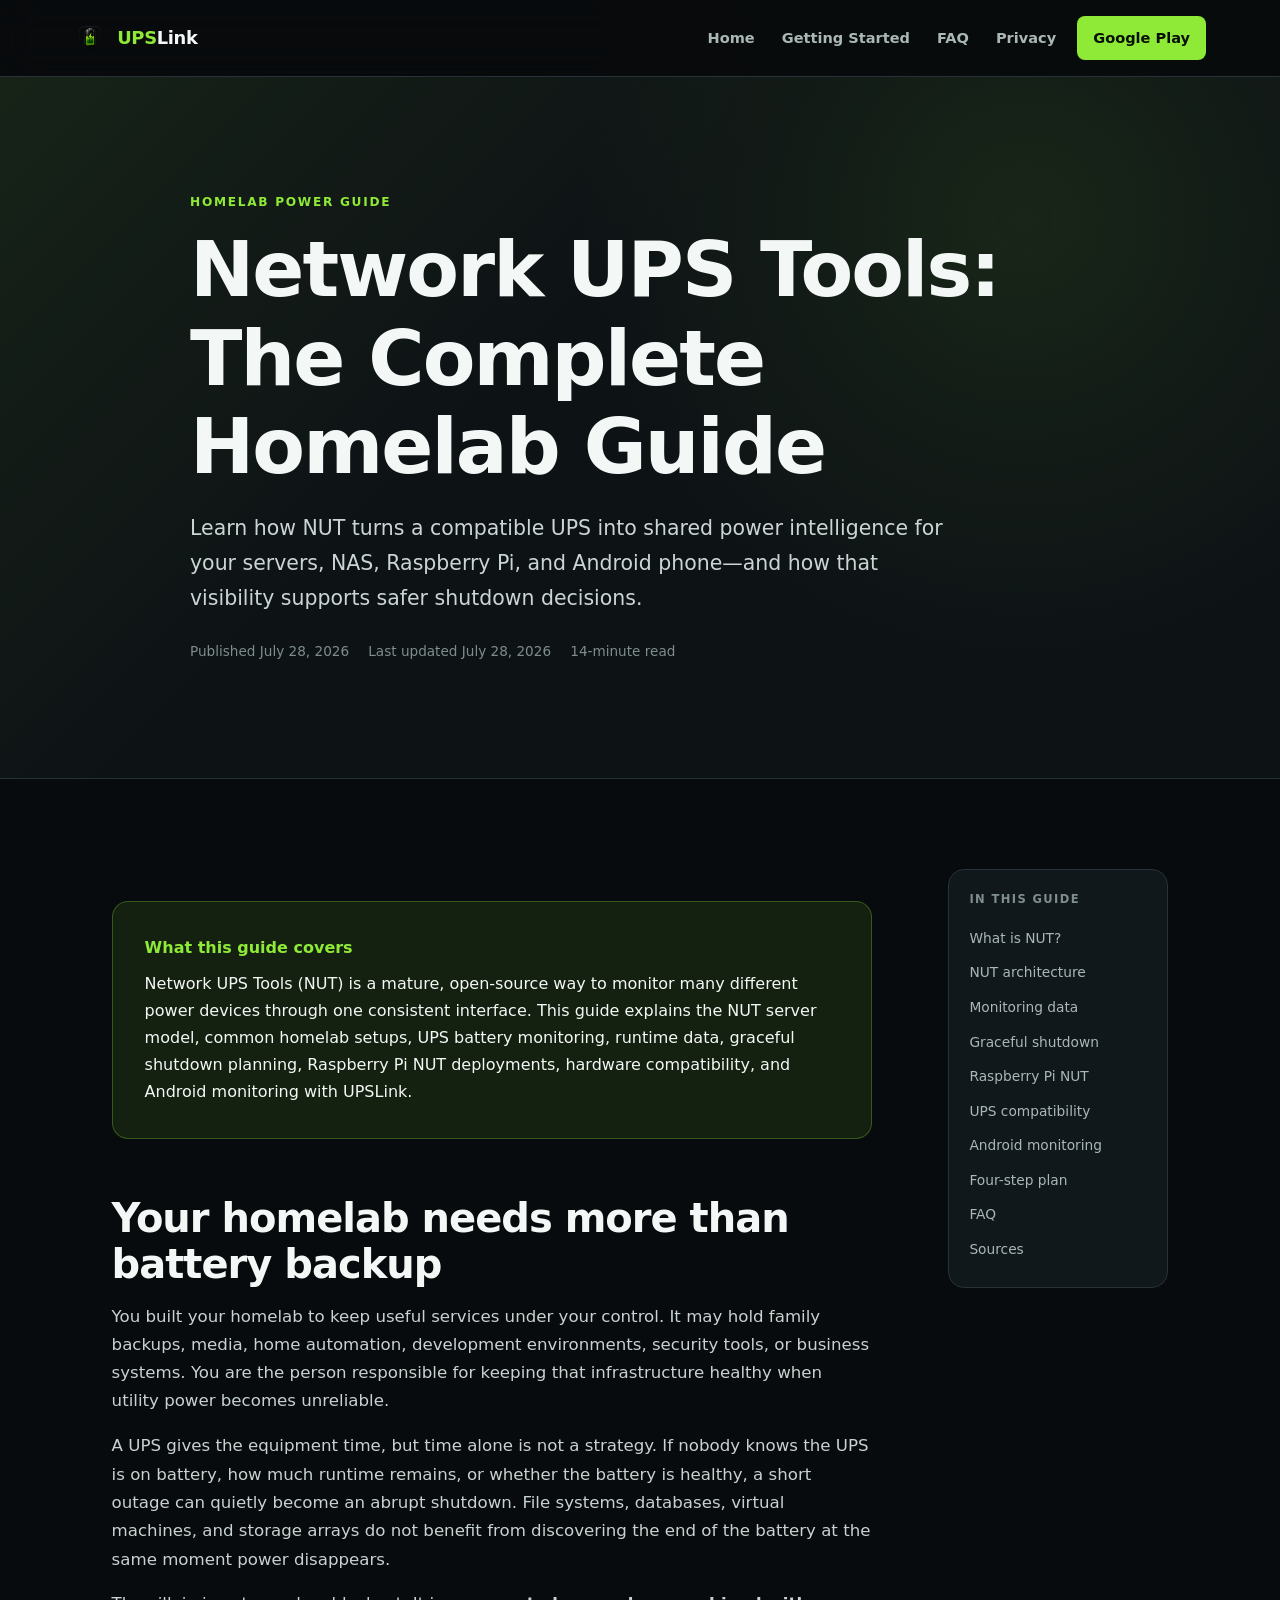
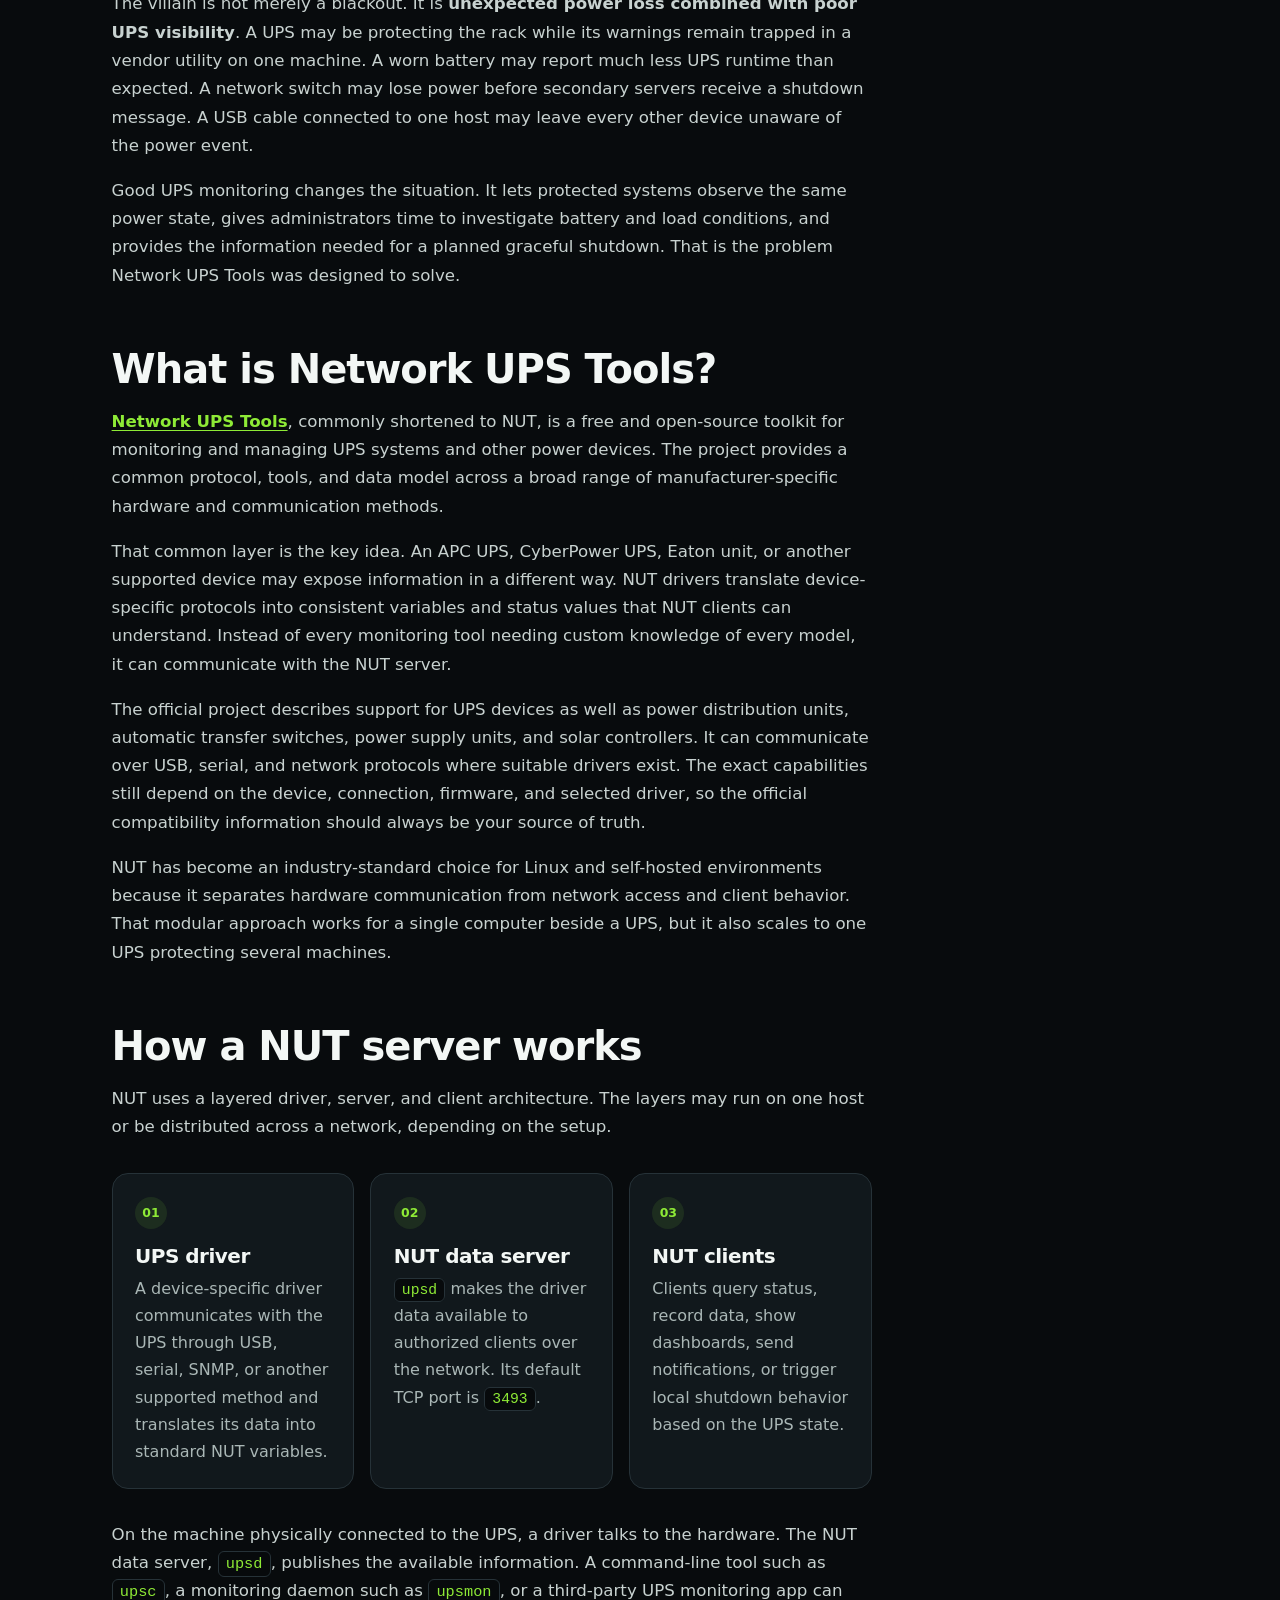
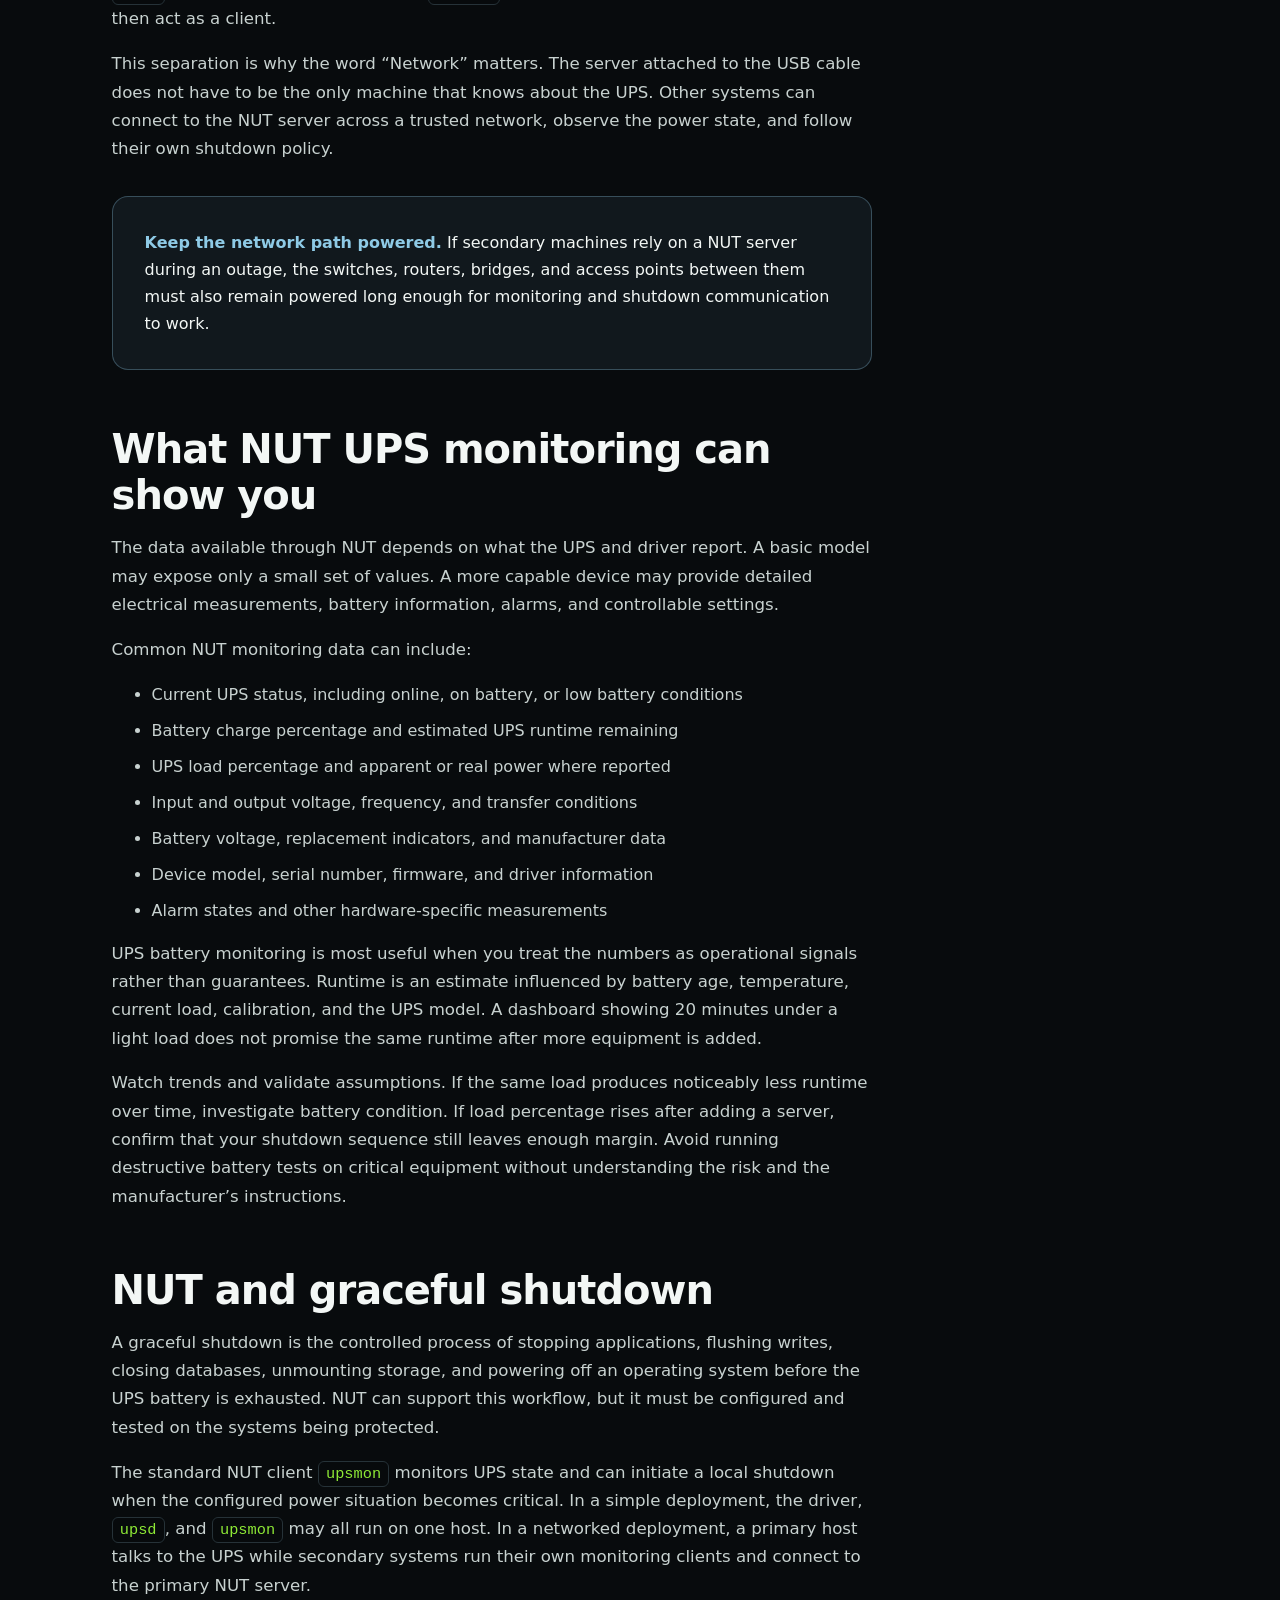
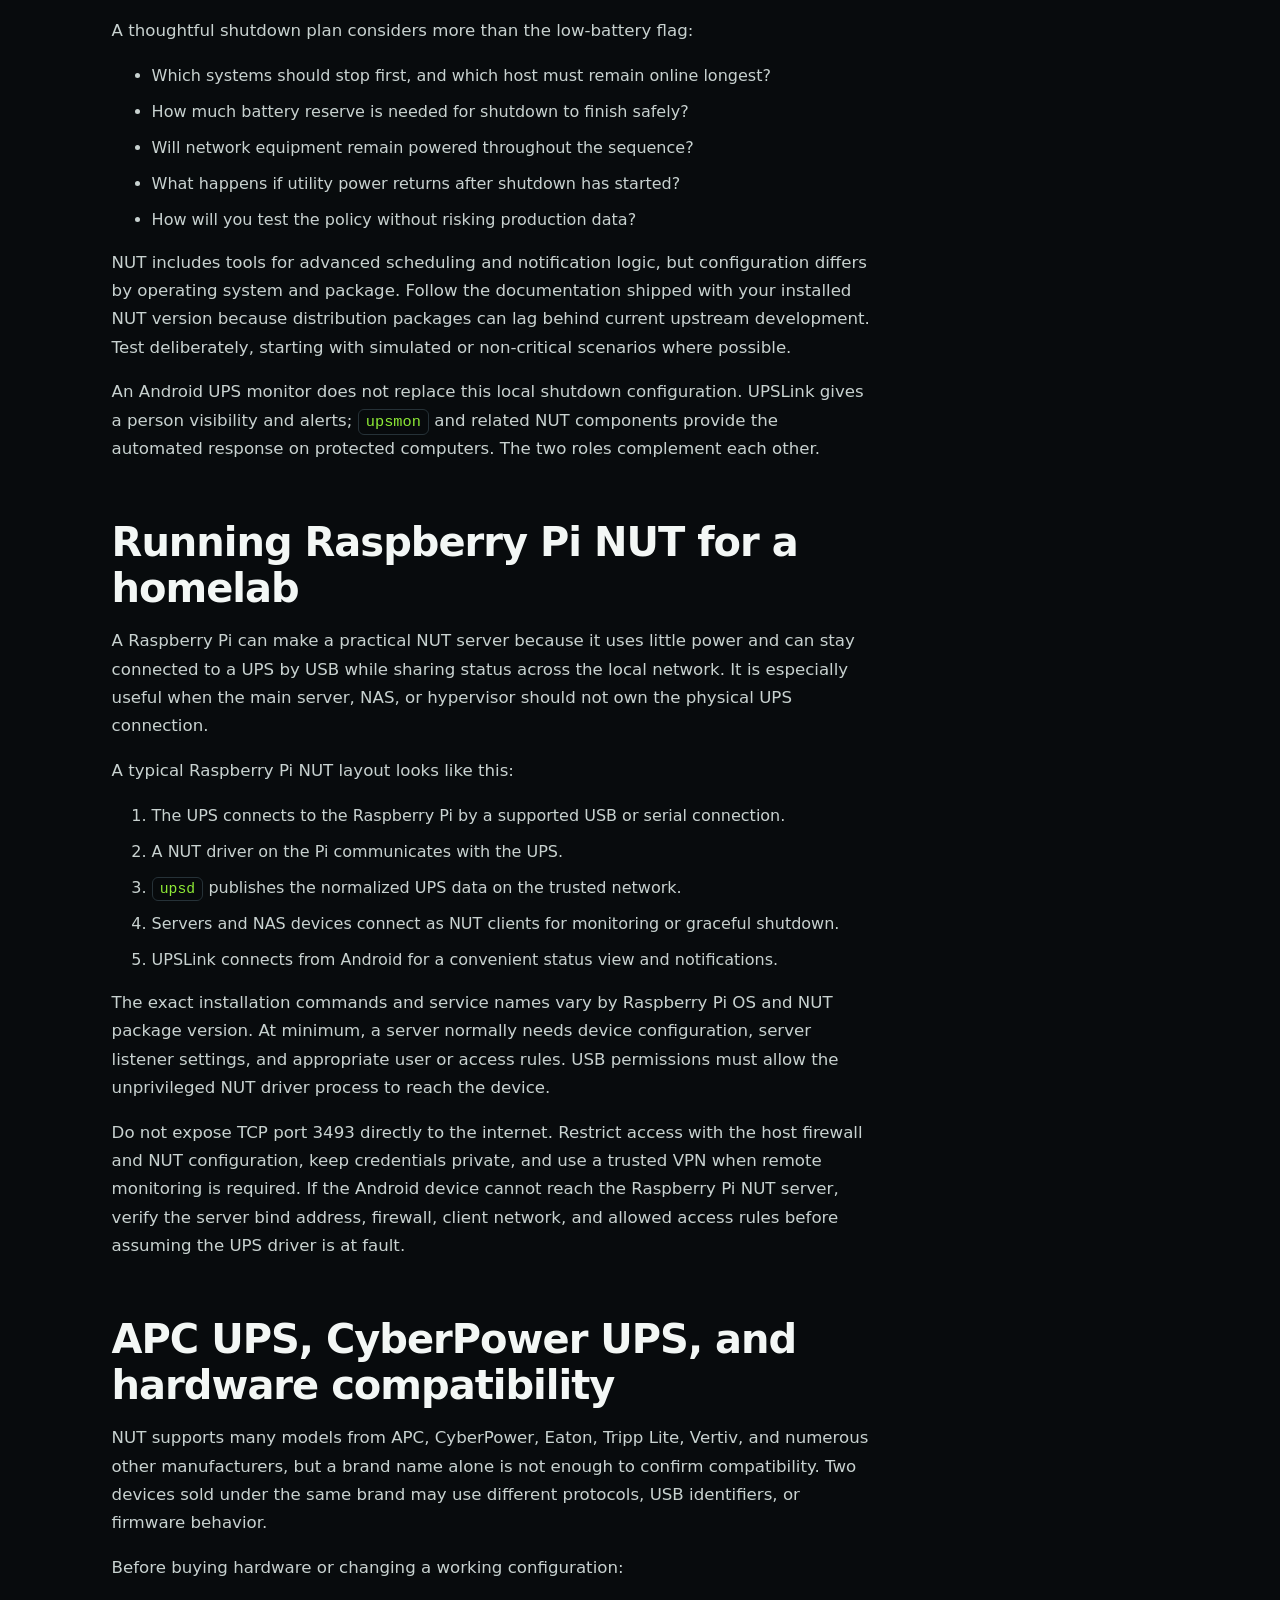
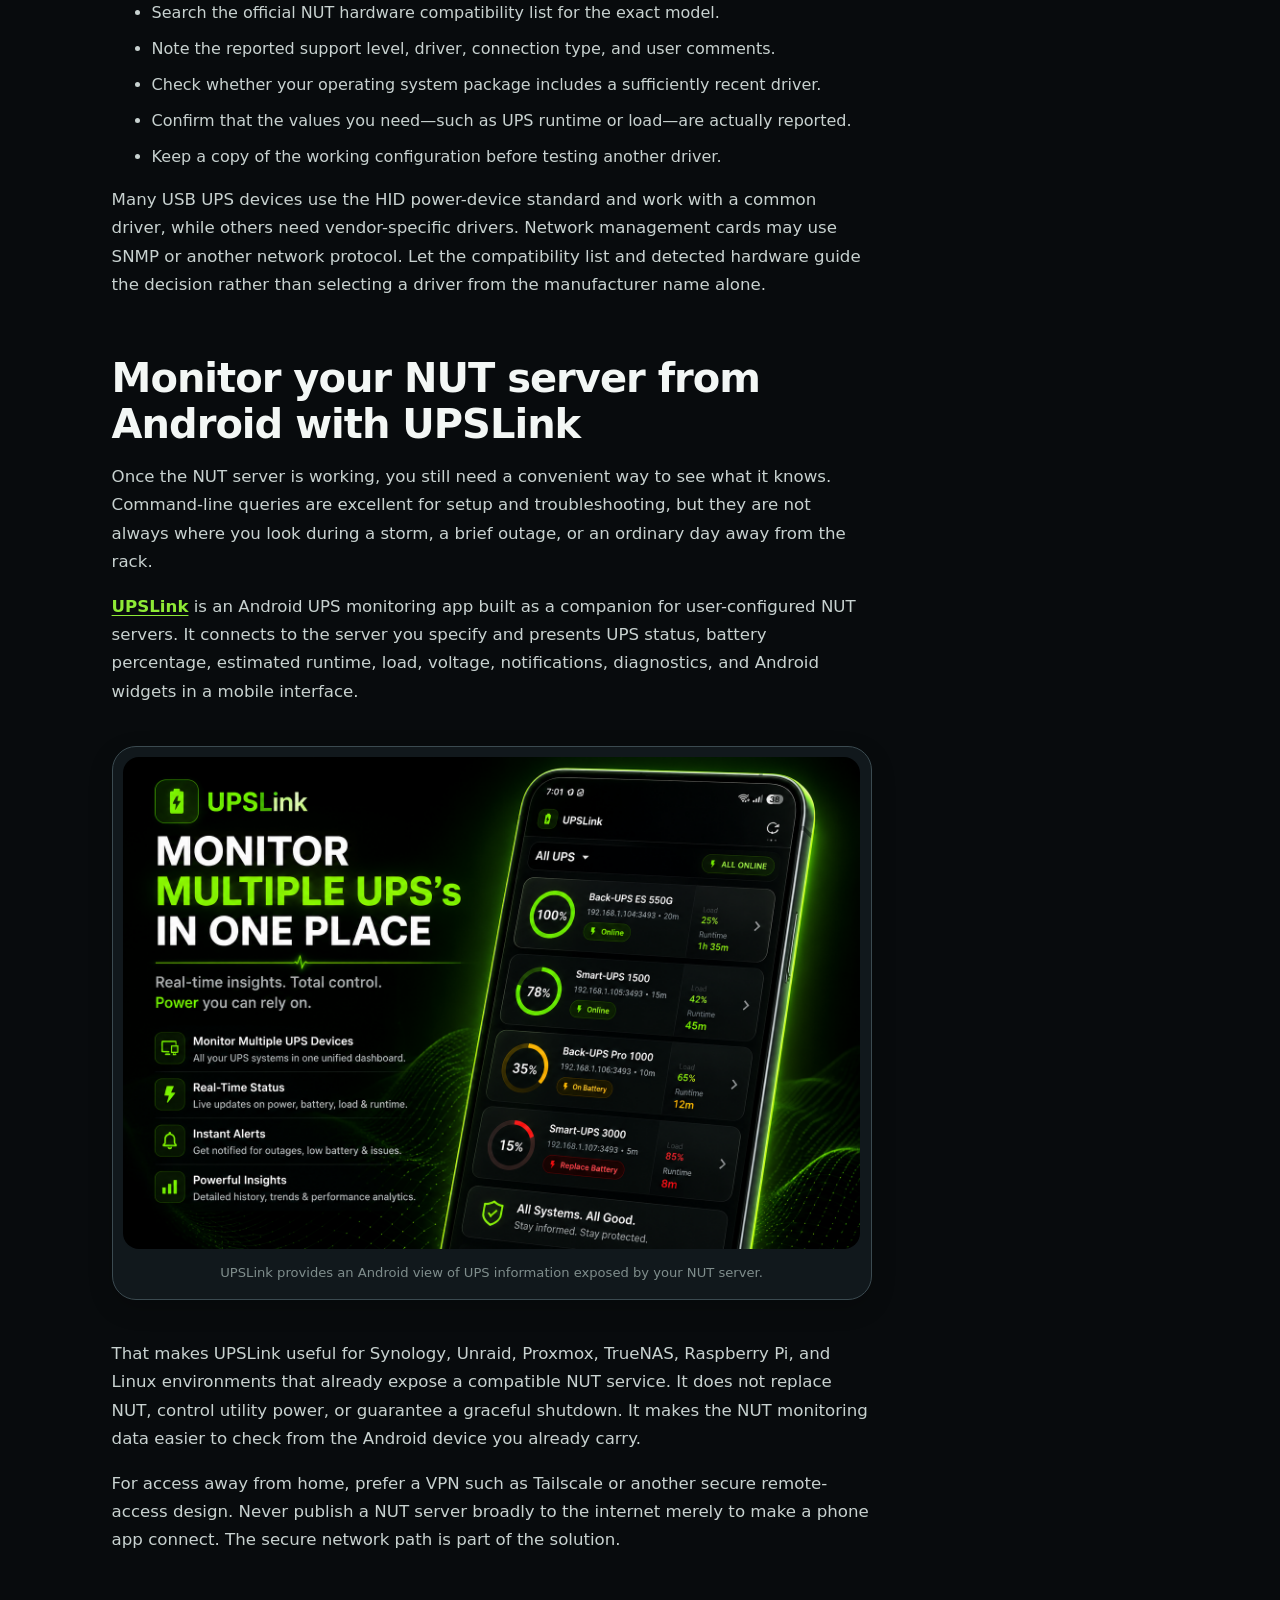
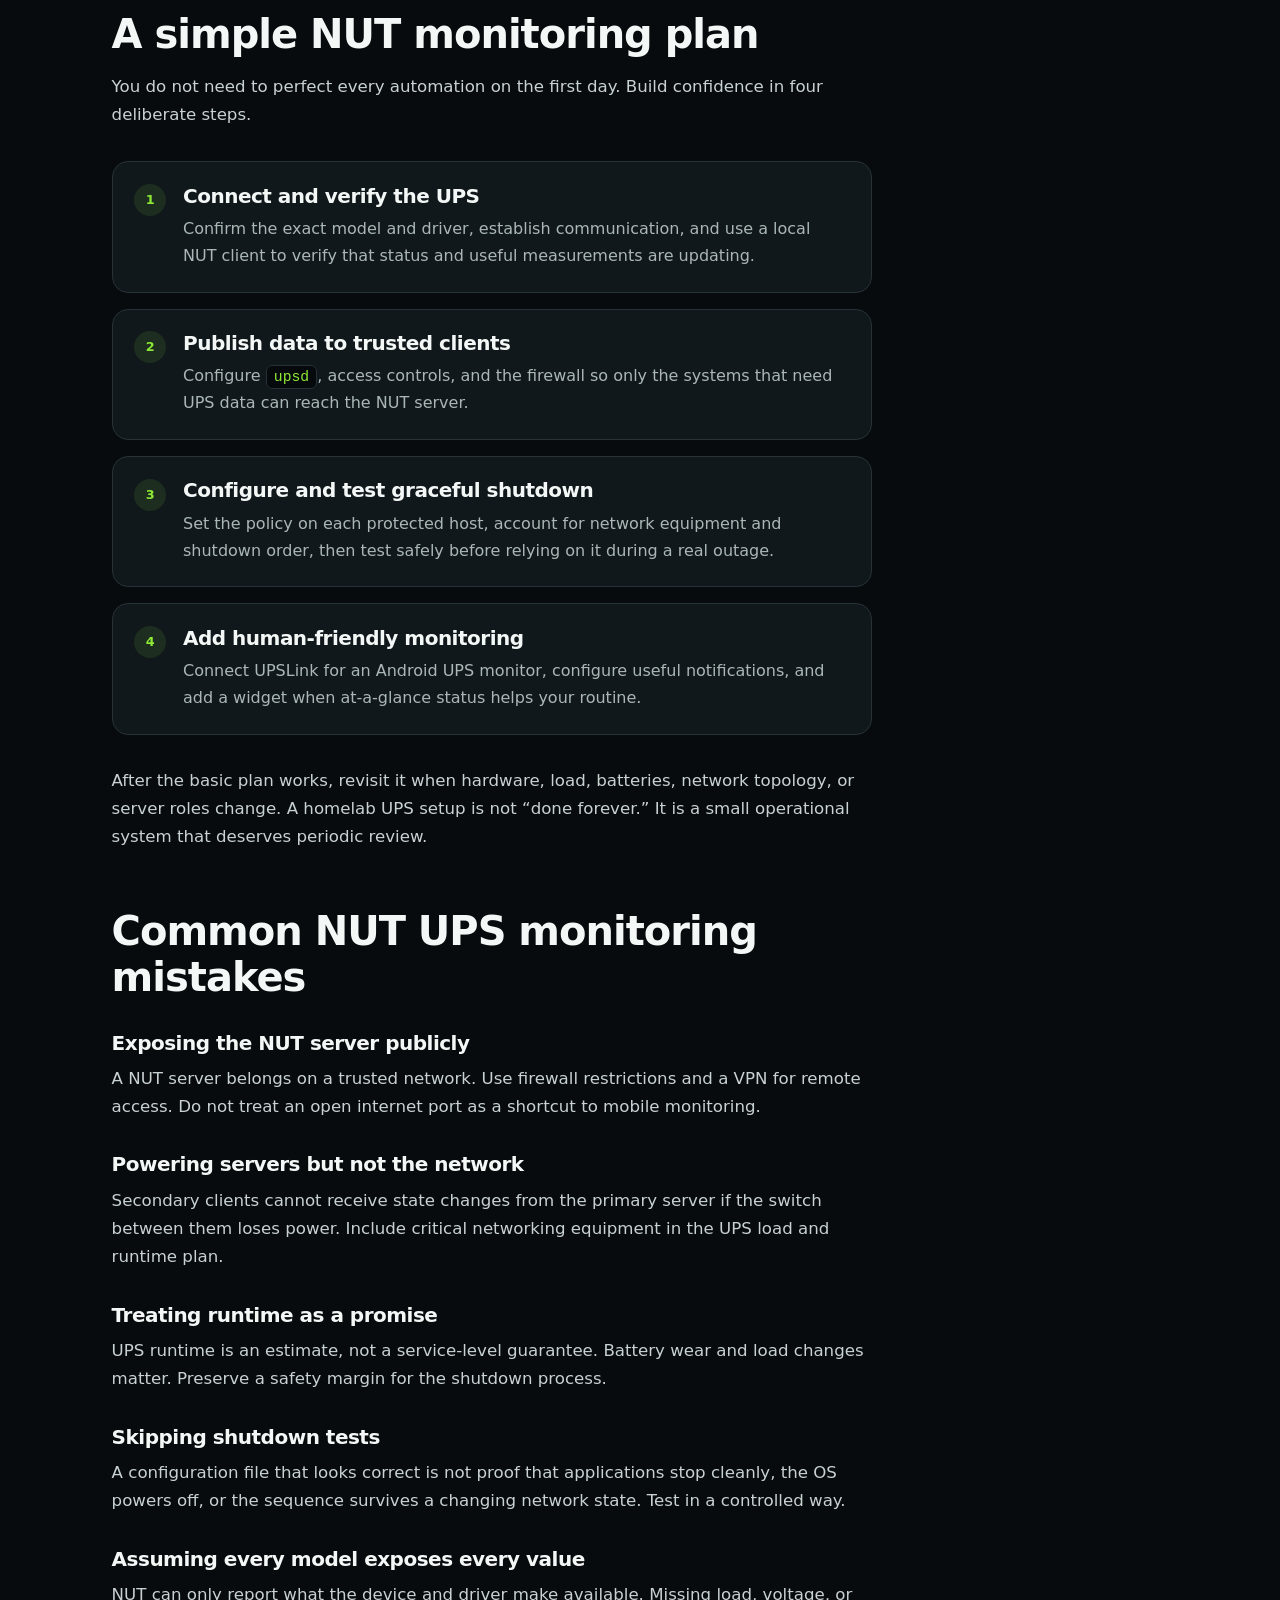
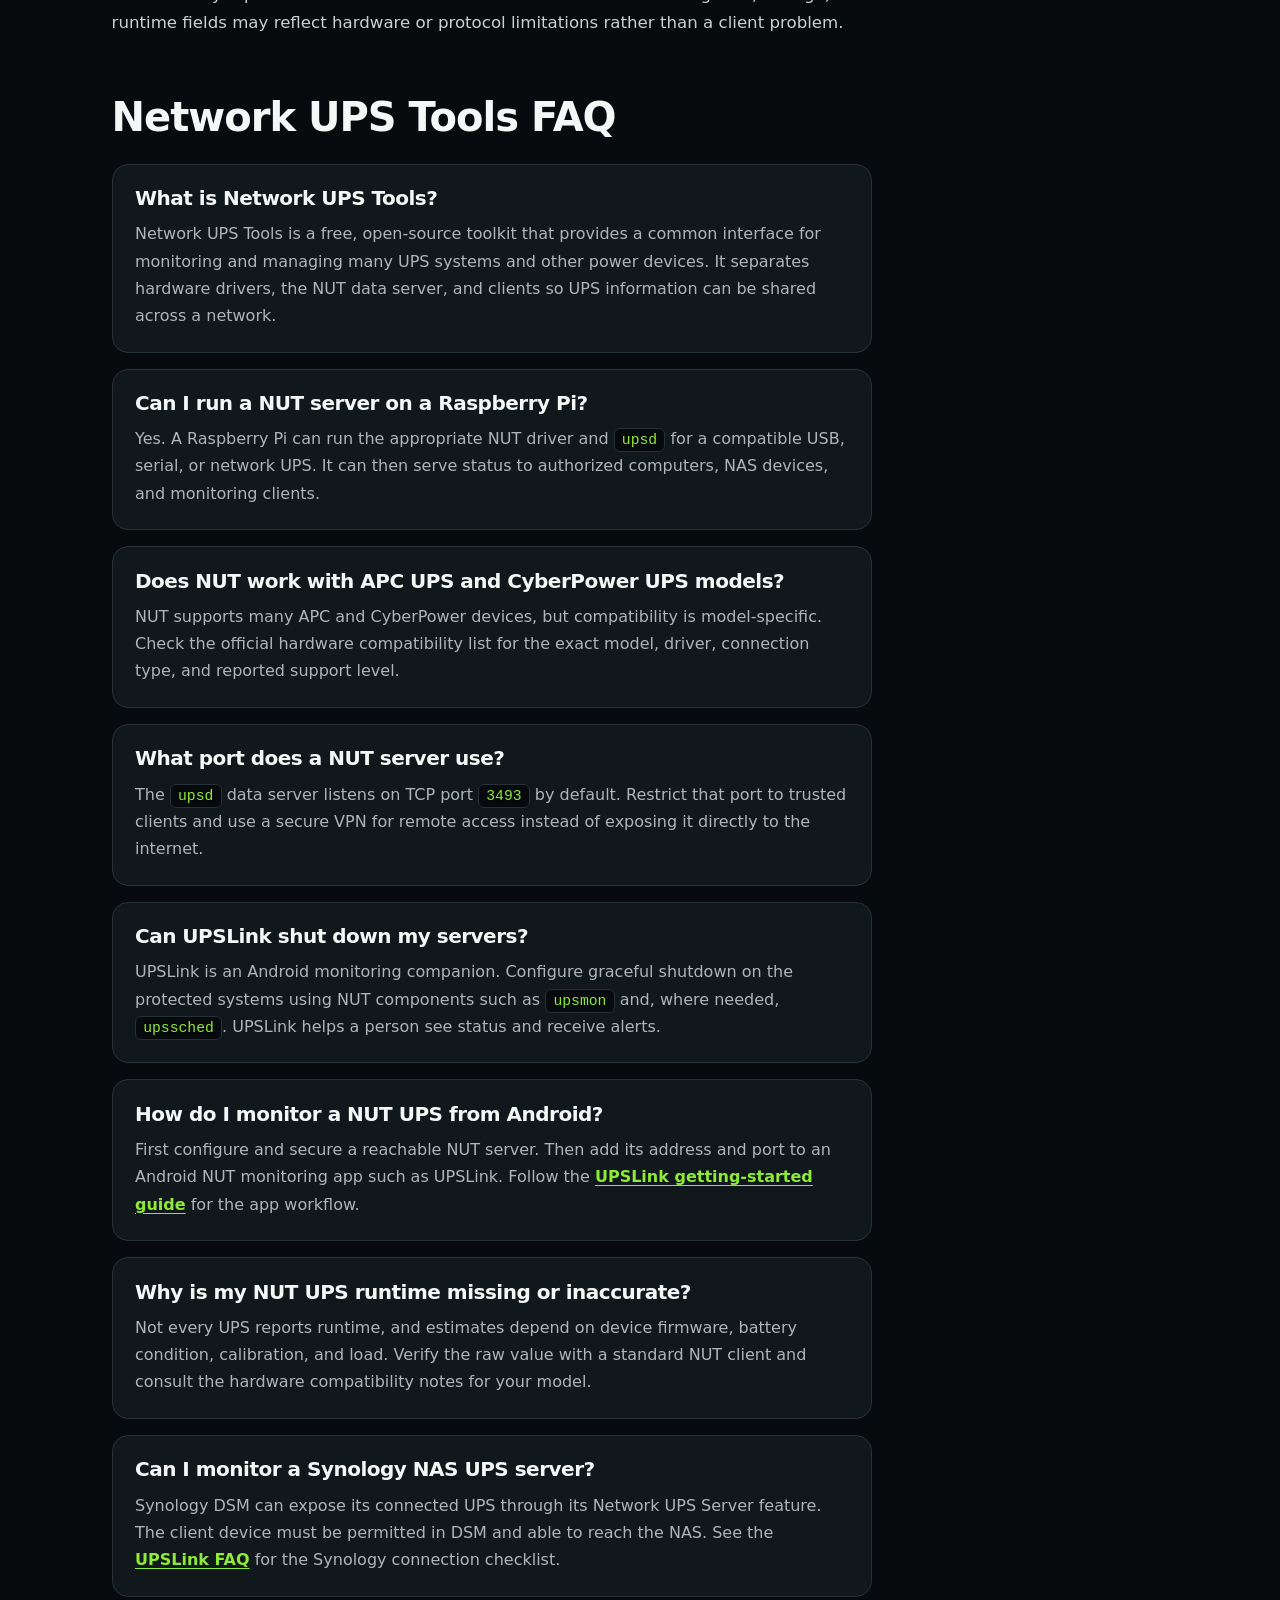
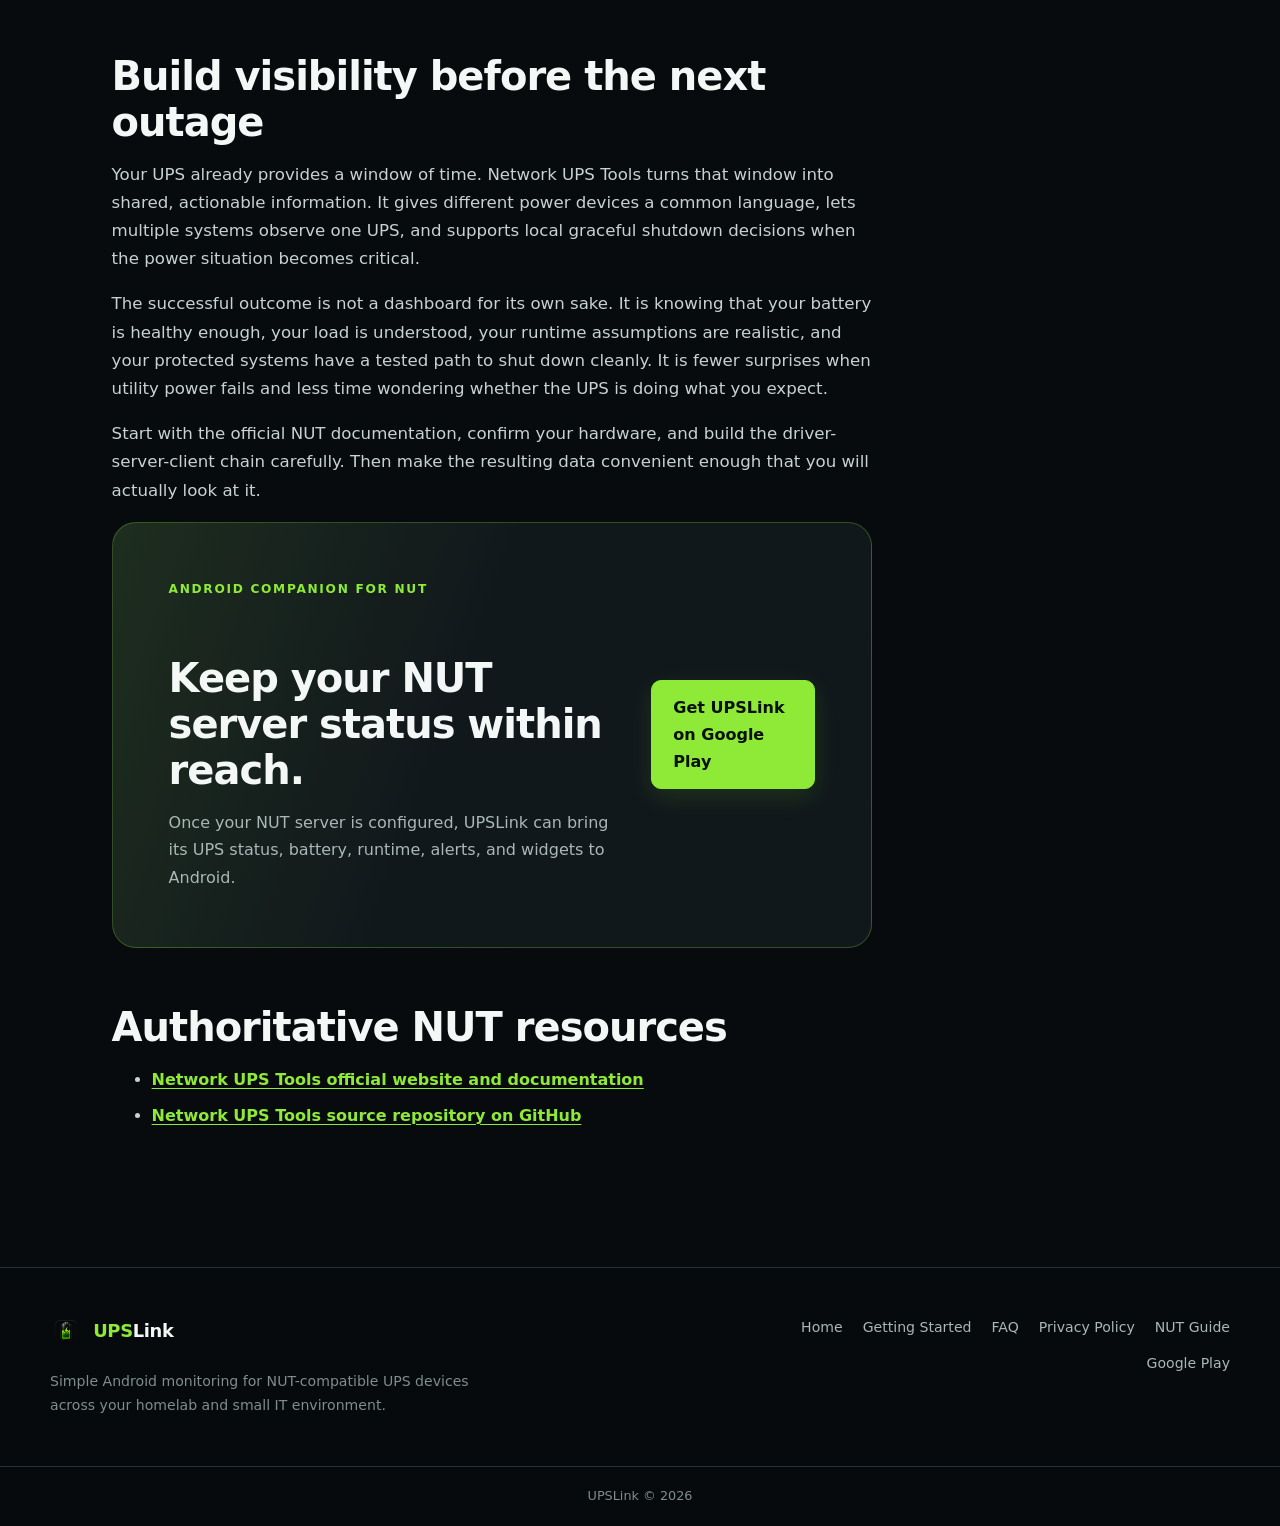
<file: articles/network-ups-tools-guide.html>
<!DOCTYPE html>
<html lang="en">
<head>
  <meta charset="UTF-8">
  <meta name="viewport" content="width=device-width, initial-scale=1.0">
  <title>Network UPS Tools Guide for Homelabs | UPSLink</title>
  <meta name="description" content="Network UPS Tools guide for homelabs: understand NUT monitoring, UPS runtime, battery data, graceful shutdowns, and Android UPS monitoring with UPSLink.">
  <link rel="canonical" href="https://reelmemories.github.io/upslink/articles/network-ups-tools-guide.html">
  <link rel="icon" type="image/png" href="../assets/screenshots/upslink-icon.png?v=2">
  <link rel="apple-touch-icon" href="../assets/screenshots/upslink-icon.png?v=2">
  <link rel="stylesheet" href="../assets/css/styles.css">
  <meta name="theme-color" content="#080b0d">
  <meta property="og:type" content="article">
  <meta property="og:title" content="Network UPS Tools: The Complete Homelab Guide">
  <meta property="og:description" content="Learn how NUT UPS monitoring works, how to plan graceful shutdowns, and how to check a NUT server from Android with UPSLink.">
  <meta property="og:url" content="https://reelmemories.github.io/upslink/articles/network-ups-tools-guide.html">
  <meta property="og:image" content="https://reelmemories.github.io/upslink/assets/screenshots/dashboard.png">
  <meta property="og:site_name" content="UPSLink">
  <meta property="article:published_time" content="2026-07-28">
  <meta property="article:modified_time" content="2026-07-28">
  <meta property="article:section" content="UPS Monitoring">
  <meta name="twitter:card" content="summary_large_image">
  <meta name="twitter:title" content="Network UPS Tools: The Complete Homelab Guide">
  <meta name="twitter:description" content="A practical guide to NUT servers, UPS battery monitoring, runtime visibility, graceful shutdowns, and Android monitoring.">
  <meta name="twitter:image" content="https://reelmemories.github.io/upslink/assets/screenshots/dashboard.png">
  <script type="application/ld+json">
  {
    "@context": "https://schema.org",
    "@graph": [
      {
        "@type": "Article",
        "headline": "Network UPS Tools: The Complete Homelab Guide",
        "description": "A practical guide to Network UPS Tools, NUT monitoring, UPS battery and runtime data, graceful shutdown planning, and Android monitoring with UPSLink.",
        "datePublished": "2026-07-28",
        "dateModified": "2026-07-28",
        "mainEntityOfPage": {
          "@type": "WebPage",
          "@id": "https://reelmemories.github.io/upslink/articles/network-ups-tools-guide.html"
        },
        "image": "https://reelmemories.github.io/upslink/assets/screenshots/dashboard.png",
        "publisher": {
          "@type": "Organization",
          "name": "UPSLink",
          "logo": {
            "@type": "ImageObject",
            "url": "https://reelmemories.github.io/upslink/assets/screenshots/upslink-icon.png"
          }
        }
      },
      {
        "@type": "FAQPage",
        "mainEntity": [
          {
            "@type": "Question",
            "name": "What is Network UPS Tools?",
            "acceptedAnswer": {
              "@type": "Answer",
              "text": "Network UPS Tools, usually called NUT, is a free and open-source toolkit that provides a common way to monitor and manage UPS systems and other power devices across many manufacturers and connection types."
            }
          },
          {
            "@type": "Question",
            "name": "Can I run a NUT server on a Raspberry Pi?",
            "acceptedAnswer": {
              "@type": "Answer",
              "text": "Yes. A Raspberry Pi can run a NUT driver and upsd for a compatible USB, serial, or network-connected UPS. It can then share UPS status with authorized clients on the network."
            }
          },
          {
            "@type": "Question",
            "name": "Does NUT work with APC and CyberPower UPS devices?",
            "acceptedAnswer": {
              "@type": "Answer",
              "text": "NUT supports many APC and CyberPower models, but support depends on the exact model, connection method, and driver. Check the official NUT hardware compatibility list before buying or configuring a device."
            }
          },
          {
            "@type": "Question",
            "name": "What port does a NUT server use?",
            "acceptedAnswer": {
              "@type": "Answer",
              "text": "The NUT data server upsd listens on TCP port 3493 by default. Access should be limited to trusted networks or a secure VPN rather than exposed directly to the public internet."
            }
          },
          {
            "@type": "Question",
            "name": "Can UPSLink shut down my servers?",
            "acceptedAnswer": {
              "@type": "Answer",
              "text": "UPSLink is an Android monitoring companion for NUT. Graceful shutdown behavior should be configured on the protected systems with NUT components such as upsmon and, where appropriate, upssched."
            }
          },
          {
            "@type": "Question",
            "name": "How can I monitor a NUT UPS from Android?",
            "acceptedAnswer": {
              "@type": "Answer",
              "text": "Run and secure a NUT server on your network, then connect an Android NUT monitoring app such as UPSLink to the server address and port. UPSLink presents UPS status, battery, runtime, load, alerts, and widgets on Android."
            }
          }
        ]
      }
    ]
  }
  </script>
</head>
<body>
  <a class="skip-link" href="#main-content">Skip to content</a>

  <header class="site-header">
    <div class="nav-shell">
      <a class="brand" href="../index.html" aria-label="UPSLink home">
        <img src="../assets/screenshots/upslink-icon.png" alt="" width="1024" height="1024">
        <span><span class="brand-green">UPS</span>Link</span>
      </a>
      <nav class="site-nav" aria-label="Primary navigation">
        <a href="../index.html">Home</a>
        <a href="../getting-started.html">Getting Started</a>
        <a href="../faq.html">FAQ</a>
        <a href="../privacy-policy.html">Privacy</a>
        <a class="nav-cta" href="https://play.google.com/store/apps/details?id=com.reelmemories.upslink" target="_blank" rel="noopener">Google Play</a>
      </nav>
    </div>
  </header>

  <main id="main-content">
    <header class="article-hero">
      <div class="container article-hero__inner">
        <span class="eyebrow">Homelab power guide</span>
        <h1>Network UPS Tools: The Complete Homelab Guide</h1>
        <p class="article-hero__dek">Learn how NUT turns a compatible UPS into shared power intelligence for your servers, NAS, Raspberry Pi, and Android phone—and how that visibility supports safer shutdown decisions.</p>
        <div class="article-meta">
          <span>Published <time datetime="2026-07-28">July 28, 2026</time></span>
          <span>Last updated <time datetime="2026-07-28">July 28, 2026</time></span>
          <span>14-minute read</span>
        </div>
      </div>
    </header>

    <div class="container article-layout">
      <article class="article-body">
        <div class="article-summary">
          <strong>What this guide covers</strong>
          <p>Network UPS Tools (NUT) is a mature, open-source way to monitor many different power devices through one consistent interface. This guide explains the NUT server model, common homelab setups, UPS battery monitoring, runtime data, graceful shutdown planning, Raspberry Pi NUT deployments, hardware compatibility, and Android monitoring with UPSLink.</p>
        </div>

        <h2 id="why-ups-visibility-matters">Your homelab needs more than battery backup</h2>
        <p>You built your homelab to keep useful services under your control. It may hold family backups, media, home automation, development environments, security tools, or business systems. You are the person responsible for keeping that infrastructure healthy when utility power becomes unreliable.</p>
        <p>A UPS gives the equipment time, but time alone is not a strategy. If nobody knows the UPS is on battery, how much runtime remains, or whether the battery is healthy, a short outage can quietly become an abrupt shutdown. File systems, databases, virtual machines, and storage arrays do not benefit from discovering the end of the battery at the same moment power disappears.</p>
        <p>The villain is not merely a blackout. It is <strong>unexpected power loss combined with poor UPS visibility</strong>. A UPS may be protecting the rack while its warnings remain trapped in a vendor utility on one machine. A worn battery may report much less UPS runtime than expected. A network switch may lose power before secondary servers receive a shutdown message. A USB cable connected to one host may leave every other device unaware of the power event.</p>
        <p>Good UPS monitoring changes the situation. It lets protected systems observe the same power state, gives administrators time to investigate battery and load conditions, and provides the information needed for a planned graceful shutdown. That is the problem Network UPS Tools was designed to solve.</p>

        <h2 id="what-is-nut">What is Network UPS Tools?</h2>
        <p><a href="https://networkupstools.org/" target="_blank" rel="noopener">Network UPS Tools</a>, commonly shortened to NUT, is a free and open-source toolkit for monitoring and managing UPS systems and other power devices. The project provides a common protocol, tools, and data model across a broad range of manufacturer-specific hardware and communication methods.</p>
        <p>That common layer is the key idea. An APC UPS, CyberPower UPS, Eaton unit, or another supported device may expose information in a different way. NUT drivers translate device-specific protocols into consistent variables and status values that NUT clients can understand. Instead of every monitoring tool needing custom knowledge of every model, it can communicate with the NUT server.</p>
        <p>The official project describes support for UPS devices as well as power distribution units, automatic transfer switches, power supply units, and solar controllers. It can communicate over USB, serial, and network protocols where suitable drivers exist. The exact capabilities still depend on the device, connection, firmware, and selected driver, so the official compatibility information should always be your source of truth.</p>
        <p>NUT has become an industry-standard choice for Linux and self-hosted environments because it separates hardware communication from network access and client behavior. That modular approach works for a single computer beside a UPS, but it also scales to one UPS protecting several machines.</p>

        <h2 id="architecture">How a NUT server works</h2>
        <p>NUT uses a layered driver, server, and client architecture. The layers may run on one host or be distributed across a network, depending on the setup.</p>

        <div class="architecture-grid">
          <section class="architecture-card">
            <span>01</span>
            <h3>UPS driver</h3>
            <p>A device-specific driver communicates with the UPS through USB, serial, SNMP, or another supported method and translates its data into standard NUT variables.</p>
          </section>
          <section class="architecture-card">
            <span>02</span>
            <h3>NUT data server</h3>
            <p><code>upsd</code> makes the driver data available to authorized clients over the network. Its default TCP port is <code>3493</code>.</p>
          </section>
          <section class="architecture-card">
            <span>03</span>
            <h3>NUT clients</h3>
            <p>Clients query status, record data, show dashboards, send notifications, or trigger local shutdown behavior based on the UPS state.</p>
          </section>
        </div>

        <p>On the machine physically connected to the UPS, a driver talks to the hardware. The NUT data server, <code>upsd</code>, publishes the available information. A command-line tool such as <code>upsc</code>, a monitoring daemon such as <code>upsmon</code>, or a third-party UPS monitoring app can then act as a client.</p>
        <p>This separation is why the word “Network” matters. The server attached to the USB cable does not have to be the only machine that knows about the UPS. Other systems can connect to the NUT server across a trusted network, observe the power state, and follow their own shutdown policy.</p>

        <div class="article-note">
          <p><strong>Keep the network path powered.</strong> If secondary machines rely on a NUT server during an outage, the switches, routers, bridges, and access points between them must also remain powered long enough for monitoring and shutdown communication to work.</p>
        </div>

        <h2 id="monitoring-data">What NUT UPS monitoring can show you</h2>
        <p>The data available through NUT depends on what the UPS and driver report. A basic model may expose only a small set of values. A more capable device may provide detailed electrical measurements, battery information, alarms, and controllable settings.</p>
        <p>Common NUT monitoring data can include:</p>
        <ul>
          <li>Current UPS status, including online, on battery, or low battery conditions</li>
          <li>Battery charge percentage and estimated UPS runtime remaining</li>
          <li>UPS load percentage and apparent or real power where reported</li>
          <li>Input and output voltage, frequency, and transfer conditions</li>
          <li>Battery voltage, replacement indicators, and manufacturer data</li>
          <li>Device model, serial number, firmware, and driver information</li>
          <li>Alarm states and other hardware-specific measurements</li>
        </ul>
        <p>UPS battery monitoring is most useful when you treat the numbers as operational signals rather than guarantees. Runtime is an estimate influenced by battery age, temperature, current load, calibration, and the UPS model. A dashboard showing 20 minutes under a light load does not promise the same runtime after more equipment is added.</p>
        <p>Watch trends and validate assumptions. If the same load produces noticeably less runtime over time, investigate battery condition. If load percentage rises after adding a server, confirm that your shutdown sequence still leaves enough margin. Avoid running destructive battery tests on critical equipment without understanding the risk and the manufacturer’s instructions.</p>

        <h2 id="graceful-shutdown">NUT and graceful shutdown</h2>
        <p>A graceful shutdown is the controlled process of stopping applications, flushing writes, closing databases, unmounting storage, and powering off an operating system before the UPS battery is exhausted. NUT can support this workflow, but it must be configured and tested on the systems being protected.</p>
        <p>The standard NUT client <code>upsmon</code> monitors UPS state and can initiate a local shutdown when the configured power situation becomes critical. In a simple deployment, the driver, <code>upsd</code>, and <code>upsmon</code> may all run on one host. In a networked deployment, a primary host talks to the UPS while secondary systems run their own monitoring clients and connect to the primary NUT server.</p>
        <p>A thoughtful shutdown plan considers more than the low-battery flag:</p>
        <ul>
          <li>Which systems should stop first, and which host must remain online longest?</li>
          <li>How much battery reserve is needed for shutdown to finish safely?</li>
          <li>Will network equipment remain powered throughout the sequence?</li>
          <li>What happens if utility power returns after shutdown has started?</li>
          <li>How will you test the policy without risking production data?</li>
        </ul>
        <p>NUT includes tools for advanced scheduling and notification logic, but configuration differs by operating system and package. Follow the documentation shipped with your installed NUT version because distribution packages can lag behind current upstream development. Test deliberately, starting with simulated or non-critical scenarios where possible.</p>
        <p>An Android UPS monitor does not replace this local shutdown configuration. UPSLink gives a person visibility and alerts; <code>upsmon</code> and related NUT components provide the automated response on protected computers. The two roles complement each other.</p>

        <h2 id="raspberry-pi">Running Raspberry Pi NUT for a homelab</h2>
        <p>A Raspberry Pi can make a practical NUT server because it uses little power and can stay connected to a UPS by USB while sharing status across the local network. It is especially useful when the main server, NAS, or hypervisor should not own the physical UPS connection.</p>
        <p>A typical Raspberry Pi NUT layout looks like this:</p>
        <ol>
          <li>The UPS connects to the Raspberry Pi by a supported USB or serial connection.</li>
          <li>A NUT driver on the Pi communicates with the UPS.</li>
          <li><code>upsd</code> publishes the normalized UPS data on the trusted network.</li>
          <li>Servers and NAS devices connect as NUT clients for monitoring or graceful shutdown.</li>
          <li>UPSLink connects from Android for a convenient status view and notifications.</li>
        </ol>
        <p>The exact installation commands and service names vary by Raspberry Pi OS and NUT package version. At minimum, a server normally needs device configuration, server listener settings, and appropriate user or access rules. USB permissions must allow the unprivileged NUT driver process to reach the device.</p>
        <p>Do not expose TCP port 3493 directly to the internet. Restrict access with the host firewall and NUT configuration, keep credentials private, and use a trusted VPN when remote monitoring is required. If the Android device cannot reach the Raspberry Pi NUT server, verify the server bind address, firewall, client network, and allowed access rules before assuming the UPS driver is at fault.</p>

        <h2 id="hardware">APC UPS, CyberPower UPS, and hardware compatibility</h2>
        <p>NUT supports many models from APC, CyberPower, Eaton, Tripp Lite, Vertiv, and numerous other manufacturers, but a brand name alone is not enough to confirm compatibility. Two devices sold under the same brand may use different protocols, USB identifiers, or firmware behavior.</p>
        <p>Before buying hardware or changing a working configuration:</p>
        <ul>
          <li>Search the official NUT hardware compatibility list for the exact model.</li>
          <li>Note the reported support level, driver, connection type, and user comments.</li>
          <li>Check whether your operating system package includes a sufficiently recent driver.</li>
          <li>Confirm that the values you need—such as UPS runtime or load—are actually reported.</li>
          <li>Keep a copy of the working configuration before testing another driver.</li>
        </ul>
        <p>Many USB UPS devices use the HID power-device standard and work with a common driver, while others need vendor-specific drivers. Network management cards may use SNMP or another network protocol. Let the compatibility list and detected hardware guide the decision rather than selecting a driver from the manufacturer name alone.</p>

        <h2 id="upslink">Monitor your NUT server from Android with UPSLink</h2>
        <p>Once the NUT server is working, you still need a convenient way to see what it knows. Command-line queries are excellent for setup and troubleshooting, but they are not always where you look during a storm, a brief outage, or an ordinary day away from the rack.</p>
        <p><a href="../index.html">UPSLink</a> is an Android UPS monitoring app built as a companion for user-configured NUT servers. It connects to the server you specify and presents UPS status, battery percentage, estimated runtime, load, voltage, notifications, diagnostics, and Android widgets in a mobile interface.</p>

        <figure class="article-figure">
          <img src="../assets/screenshots/dashboard.png" width="1536" height="1024" alt="UPSLink Android dashboard displaying NUT UPS server connections and current power status" loading="lazy">
          <figcaption>UPSLink provides an Android view of UPS information exposed by your NUT server.</figcaption>
        </figure>

        <p>That makes UPSLink useful for Synology, Unraid, Proxmox, TrueNAS, Raspberry Pi, and Linux environments that already expose a compatible NUT service. It does not replace NUT, control utility power, or guarantee a graceful shutdown. It makes the NUT monitoring data easier to check from the Android device you already carry.</p>
        <p>For access away from home, prefer a VPN such as Tailscale or another secure remote-access design. Never publish a NUT server broadly to the internet merely to make a phone app connect. The secure network path is part of the solution.</p>

        <h2 id="plan">A simple NUT monitoring plan</h2>
        <p>You do not need to perfect every automation on the first day. Build confidence in four deliberate steps.</p>

        <div class="article-plan">
          <section class="article-step">
            <h3>Connect and verify the UPS</h3>
            <p>Confirm the exact model and driver, establish communication, and use a local NUT client to verify that status and useful measurements are updating.</p>
          </section>
          <section class="article-step">
            <h3>Publish data to trusted clients</h3>
            <p>Configure <code>upsd</code>, access controls, and the firewall so only the systems that need UPS data can reach the NUT server.</p>
          </section>
          <section class="article-step">
            <h3>Configure and test graceful shutdown</h3>
            <p>Set the policy on each protected host, account for network equipment and shutdown order, then test safely before relying on it during a real outage.</p>
          </section>
          <section class="article-step">
            <h3>Add human-friendly monitoring</h3>
            <p>Connect UPSLink for an Android UPS monitor, configure useful notifications, and add a widget when at-a-glance status helps your routine.</p>
          </section>
        </div>

        <p>After the basic plan works, revisit it when hardware, load, batteries, network topology, or server roles change. A homelab UPS setup is not “done forever.” It is a small operational system that deserves periodic review.</p>

        <h2 id="mistakes">Common NUT UPS monitoring mistakes</h2>
        <h3>Exposing the NUT server publicly</h3>
        <p>A NUT server belongs on a trusted network. Use firewall restrictions and a VPN for remote access. Do not treat an open internet port as a shortcut to mobile monitoring.</p>

        <h3>Powering servers but not the network</h3>
        <p>Secondary clients cannot receive state changes from the primary server if the switch between them loses power. Include critical networking equipment in the UPS load and runtime plan.</p>

        <h3>Treating runtime as a promise</h3>
        <p>UPS runtime is an estimate, not a service-level guarantee. Battery wear and load changes matter. Preserve a safety margin for the shutdown process.</p>

        <h3>Skipping shutdown tests</h3>
        <p>A configuration file that looks correct is not proof that applications stop cleanly, the OS powers off, or the sequence survives a changing network state. Test in a controlled way.</p>

        <h3>Assuming every model exposes every value</h3>
        <p>NUT can only report what the device and driver make available. Missing load, voltage, or runtime fields may reflect hardware or protocol limitations rather than a client problem.</p>

        <h2 id="faq">Network UPS Tools FAQ</h2>
        <div class="article-faq">
          <section>
            <h3>What is Network UPS Tools?</h3>
            <p>Network UPS Tools is a free, open-source toolkit that provides a common interface for monitoring and managing many UPS systems and other power devices. It separates hardware drivers, the NUT data server, and clients so UPS information can be shared across a network.</p>
          </section>
          <section>
            <h3>Can I run a NUT server on a Raspberry Pi?</h3>
            <p>Yes. A Raspberry Pi can run the appropriate NUT driver and <code>upsd</code> for a compatible USB, serial, or network UPS. It can then serve status to authorized computers, NAS devices, and monitoring clients.</p>
          </section>
          <section>
            <h3>Does NUT work with APC UPS and CyberPower UPS models?</h3>
            <p>NUT supports many APC and CyberPower devices, but compatibility is model-specific. Check the official hardware compatibility list for the exact model, driver, connection type, and reported support level.</p>
          </section>
          <section>
            <h3>What port does a NUT server use?</h3>
            <p>The <code>upsd</code> data server listens on TCP port <code>3493</code> by default. Restrict that port to trusted clients and use a secure VPN for remote access instead of exposing it directly to the internet.</p>
          </section>
          <section>
            <h3>Can UPSLink shut down my servers?</h3>
            <p>UPSLink is an Android monitoring companion. Configure graceful shutdown on the protected systems using NUT components such as <code>upsmon</code> and, where needed, <code>upssched</code>. UPSLink helps a person see status and receive alerts.</p>
          </section>
          <section>
            <h3>How do I monitor a NUT UPS from Android?</h3>
            <p>First configure and secure a reachable NUT server. Then add its address and port to an Android NUT monitoring app such as UPSLink. Follow the <a href="../getting-started.html">UPSLink getting-started guide</a> for the app workflow.</p>
          </section>
          <section>
            <h3>Why is my NUT UPS runtime missing or inaccurate?</h3>
            <p>Not every UPS reports runtime, and estimates depend on device firmware, battery condition, calibration, and load. Verify the raw value with a standard NUT client and consult the hardware compatibility notes for your model.</p>
          </section>
          <section>
            <h3>Can I monitor a Synology NAS UPS server?</h3>
            <p>Synology DSM can expose its connected UPS through its Network UPS Server feature. The client device must be permitted in DSM and able to reach the NAS. See the <a href="../faq.html">UPSLink FAQ</a> for the Synology connection checklist.</p>
          </section>
        </div>

        <h2 id="conclusion">Build visibility before the next outage</h2>
        <p>Your UPS already provides a window of time. Network UPS Tools turns that window into shared, actionable information. It gives different power devices a common language, lets multiple systems observe one UPS, and supports local graceful shutdown decisions when the power situation becomes critical.</p>
        <p>The successful outcome is not a dashboard for its own sake. It is knowing that your battery is healthy enough, your load is understood, your runtime assumptions are realistic, and your protected systems have a tested path to shut down cleanly. It is fewer surprises when utility power fails and less time wondering whether the UPS is doing what you expect.</p>
        <p>Start with the official NUT documentation, confirm your hardware, and build the driver-server-client chain carefully. Then make the resulting data convenient enough that you will actually look at it.</p>

        <div class="cta-panel">
          <div>
            <span class="eyebrow">Android companion for NUT</span>
            <h2>Keep your NUT server status within reach.</h2>
            <p>Once your NUT server is configured, UPSLink can bring its UPS status, battery, runtime, alerts, and widgets to Android.</p>
          </div>
          <a class="button" href="https://play.google.com/store/apps/details?id=com.reelmemories.upslink" target="_blank" rel="noopener">Get UPSLink on Google Play</a>
        </div>

        <h2 id="sources">Authoritative NUT resources</h2>
        <ul class="article-sources">
          <li><a href="https://networkupstools.org/" target="_blank" rel="noopener">Network UPS Tools official website and documentation</a></li>
          <li><a href="https://github.com/networkupstools/nut" target="_blank" rel="noopener">Network UPS Tools source repository on GitHub</a></li>
        </ul>
      </article>

      <aside class="article-aside" aria-label="Article contents">
        <strong>In this guide</strong>
        <a href="#what-is-nut">What is NUT?</a>
        <a href="#architecture">NUT architecture</a>
        <a href="#monitoring-data">Monitoring data</a>
        <a href="#graceful-shutdown">Graceful shutdown</a>
        <a href="#raspberry-pi">Raspberry Pi NUT</a>
        <a href="#hardware">UPS compatibility</a>
        <a href="#upslink">Android monitoring</a>
        <a href="#plan">Four-step plan</a>
        <a href="#faq">FAQ</a>
        <a href="#sources">Sources</a>
      </aside>
    </div>
  </main>

  <footer class="site-footer">
    <div class="container footer-grid">
      <div class="footer-copy">
        <a class="brand" href="../index.html"><img src="../assets/screenshots/upslink-icon.png" alt="" width="1024" height="1024"><span><span class="brand-green">UPS</span>Link</span></a>
        <p>Simple Android monitoring for NUT-compatible UPS devices across your homelab and small IT environment.</p>
      </div>
      <nav class="footer-links" aria-label="Footer navigation">
        <a href="../index.html">Home</a><a href="../getting-started.html">Getting Started</a><a href="../faq.html">FAQ</a><a href="../privacy-policy.html">Privacy Policy</a><a href="network-ups-tools-guide.html" aria-current="page">NUT Guide</a><a href="https://play.google.com/store/apps/details?id=com.reelmemories.upslink" target="_blank" rel="noopener">Google Play</a>
      </nav>
    </div>
    <div class="footer-meta">UPSLink © 2026</div>
  </footer>
</body>
</html>
</file>
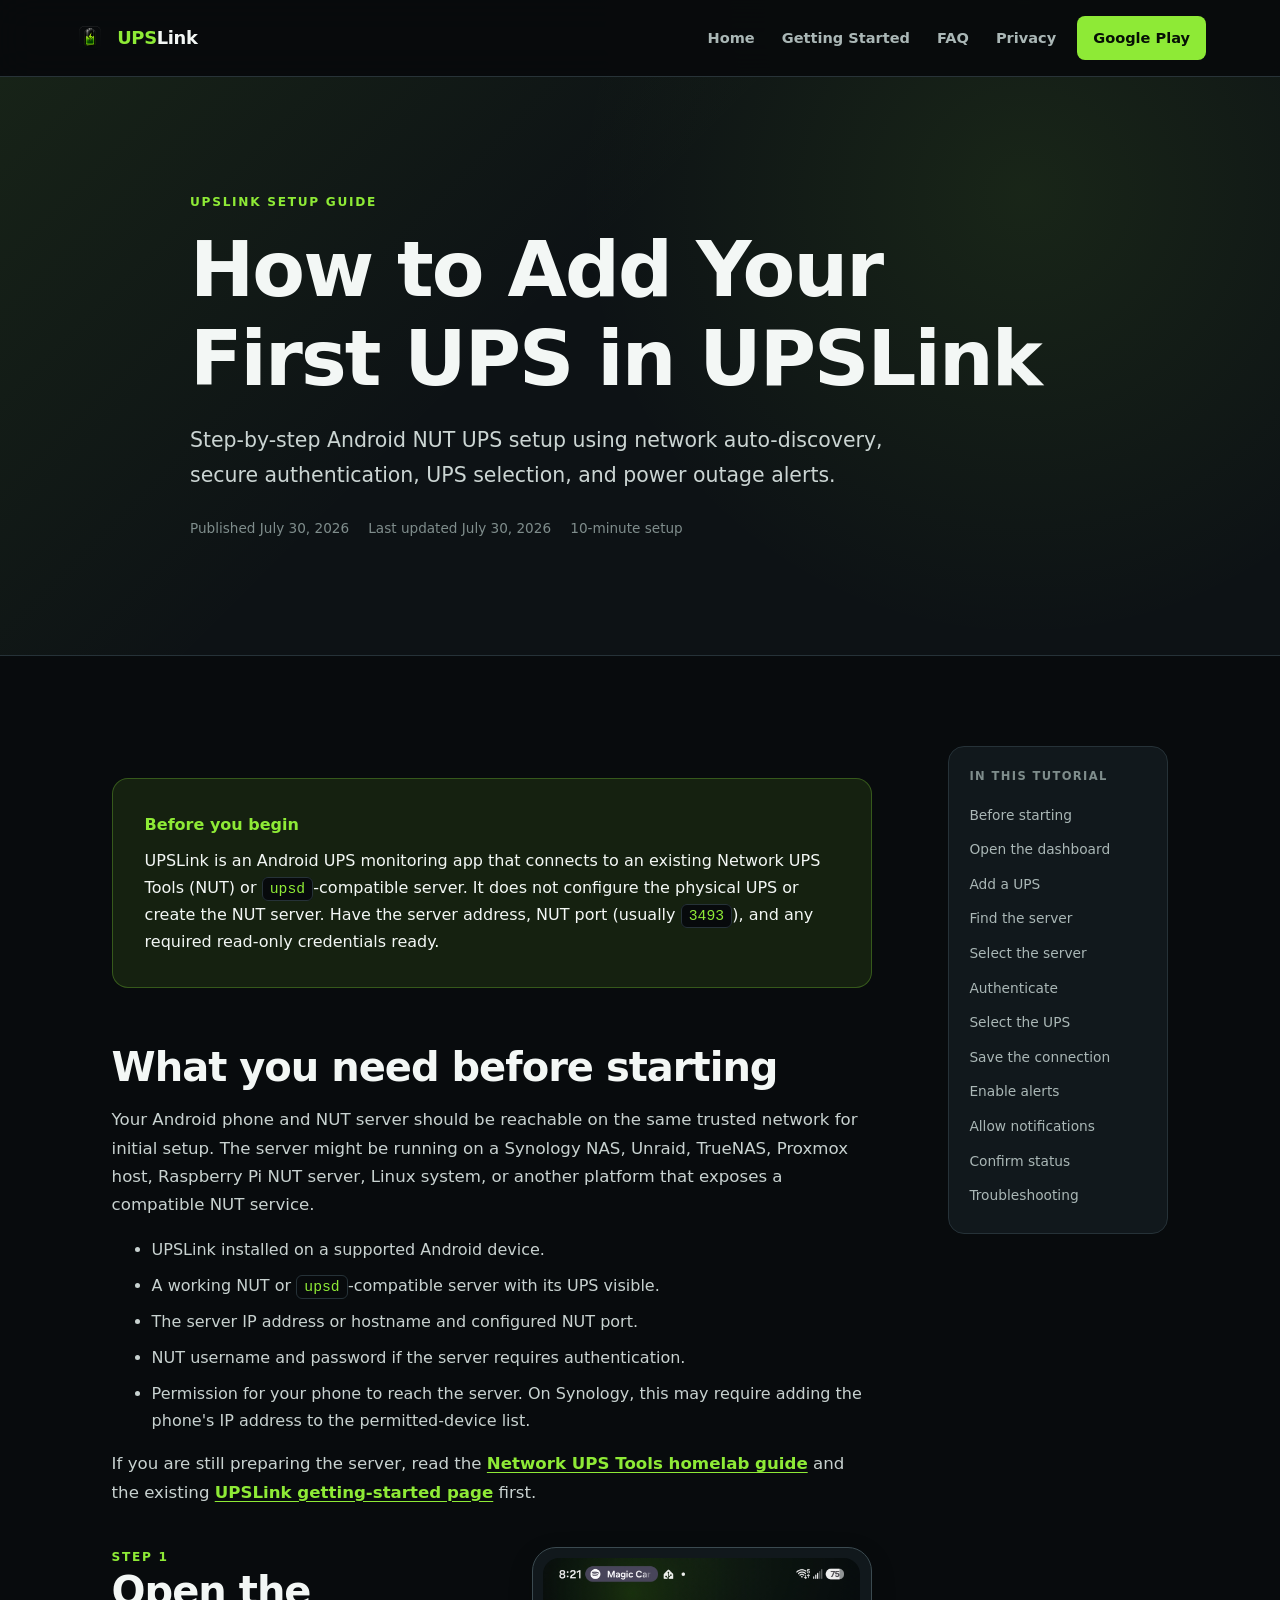
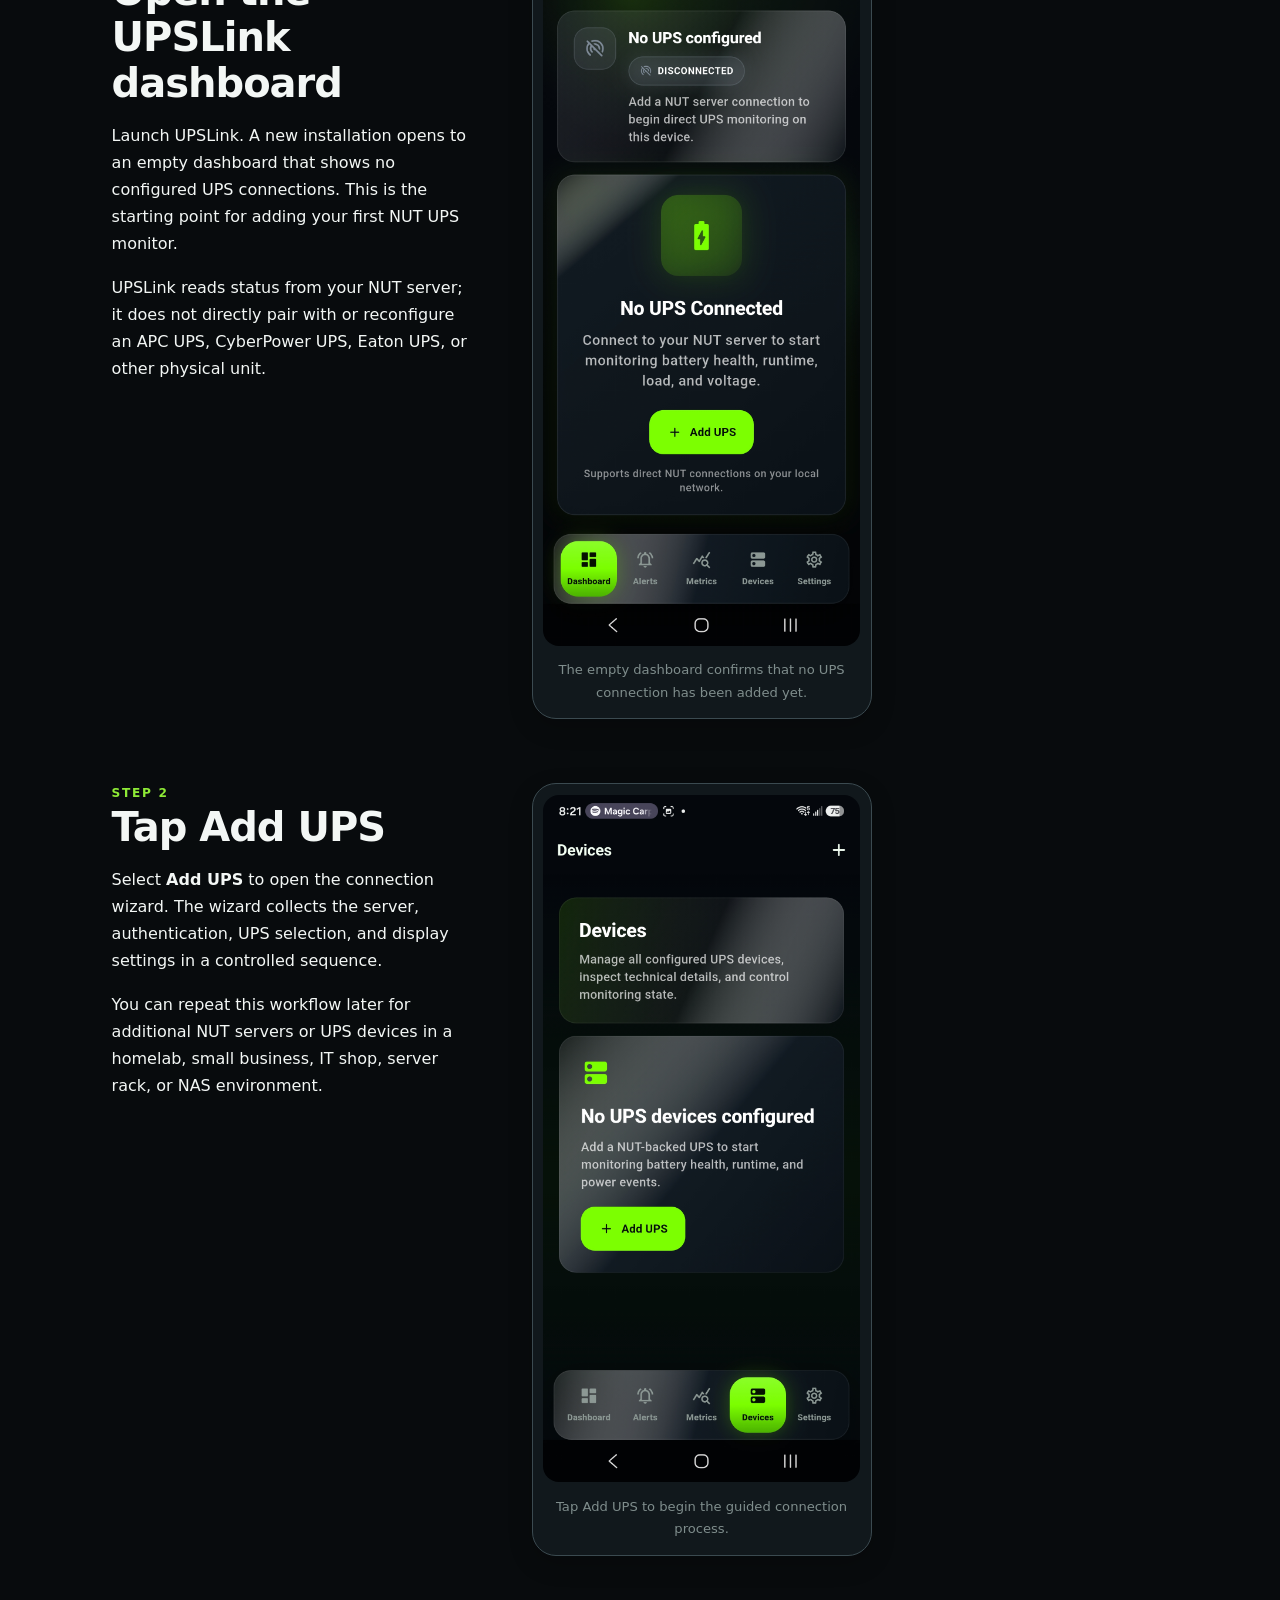
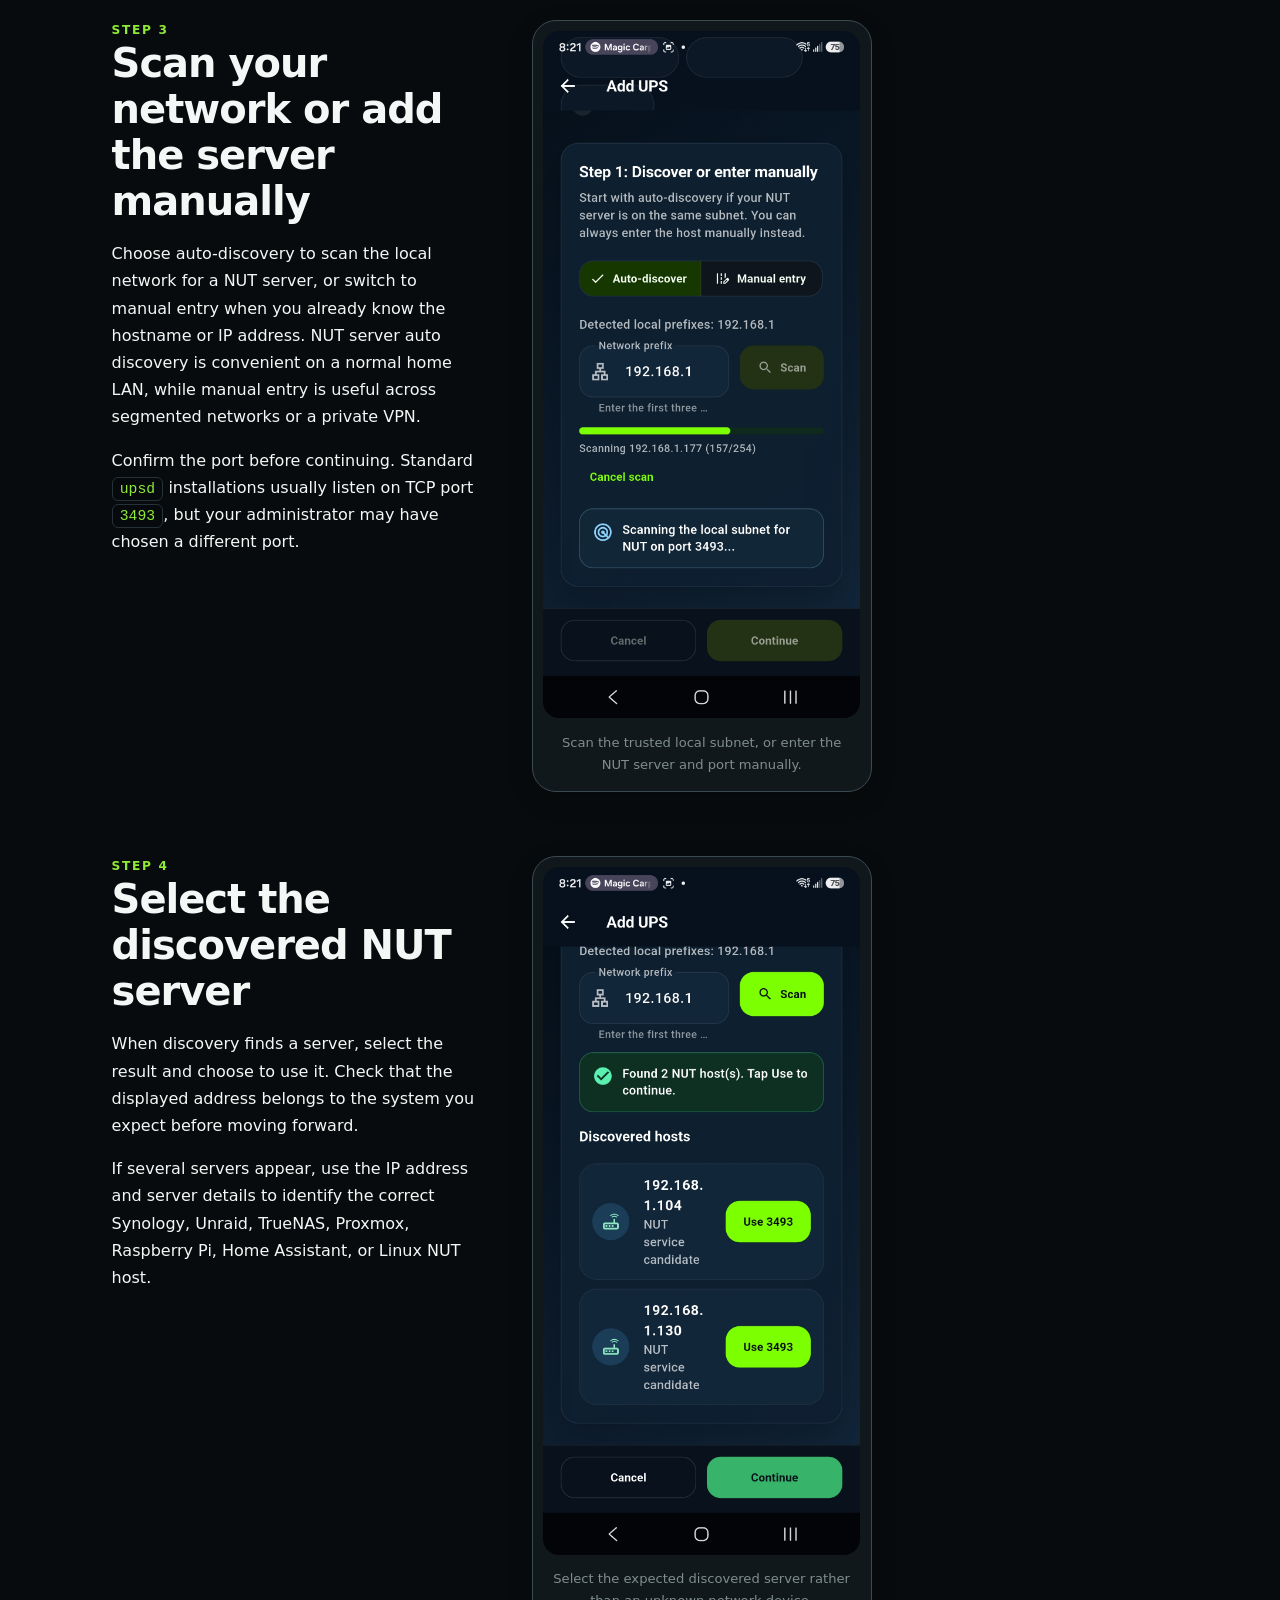
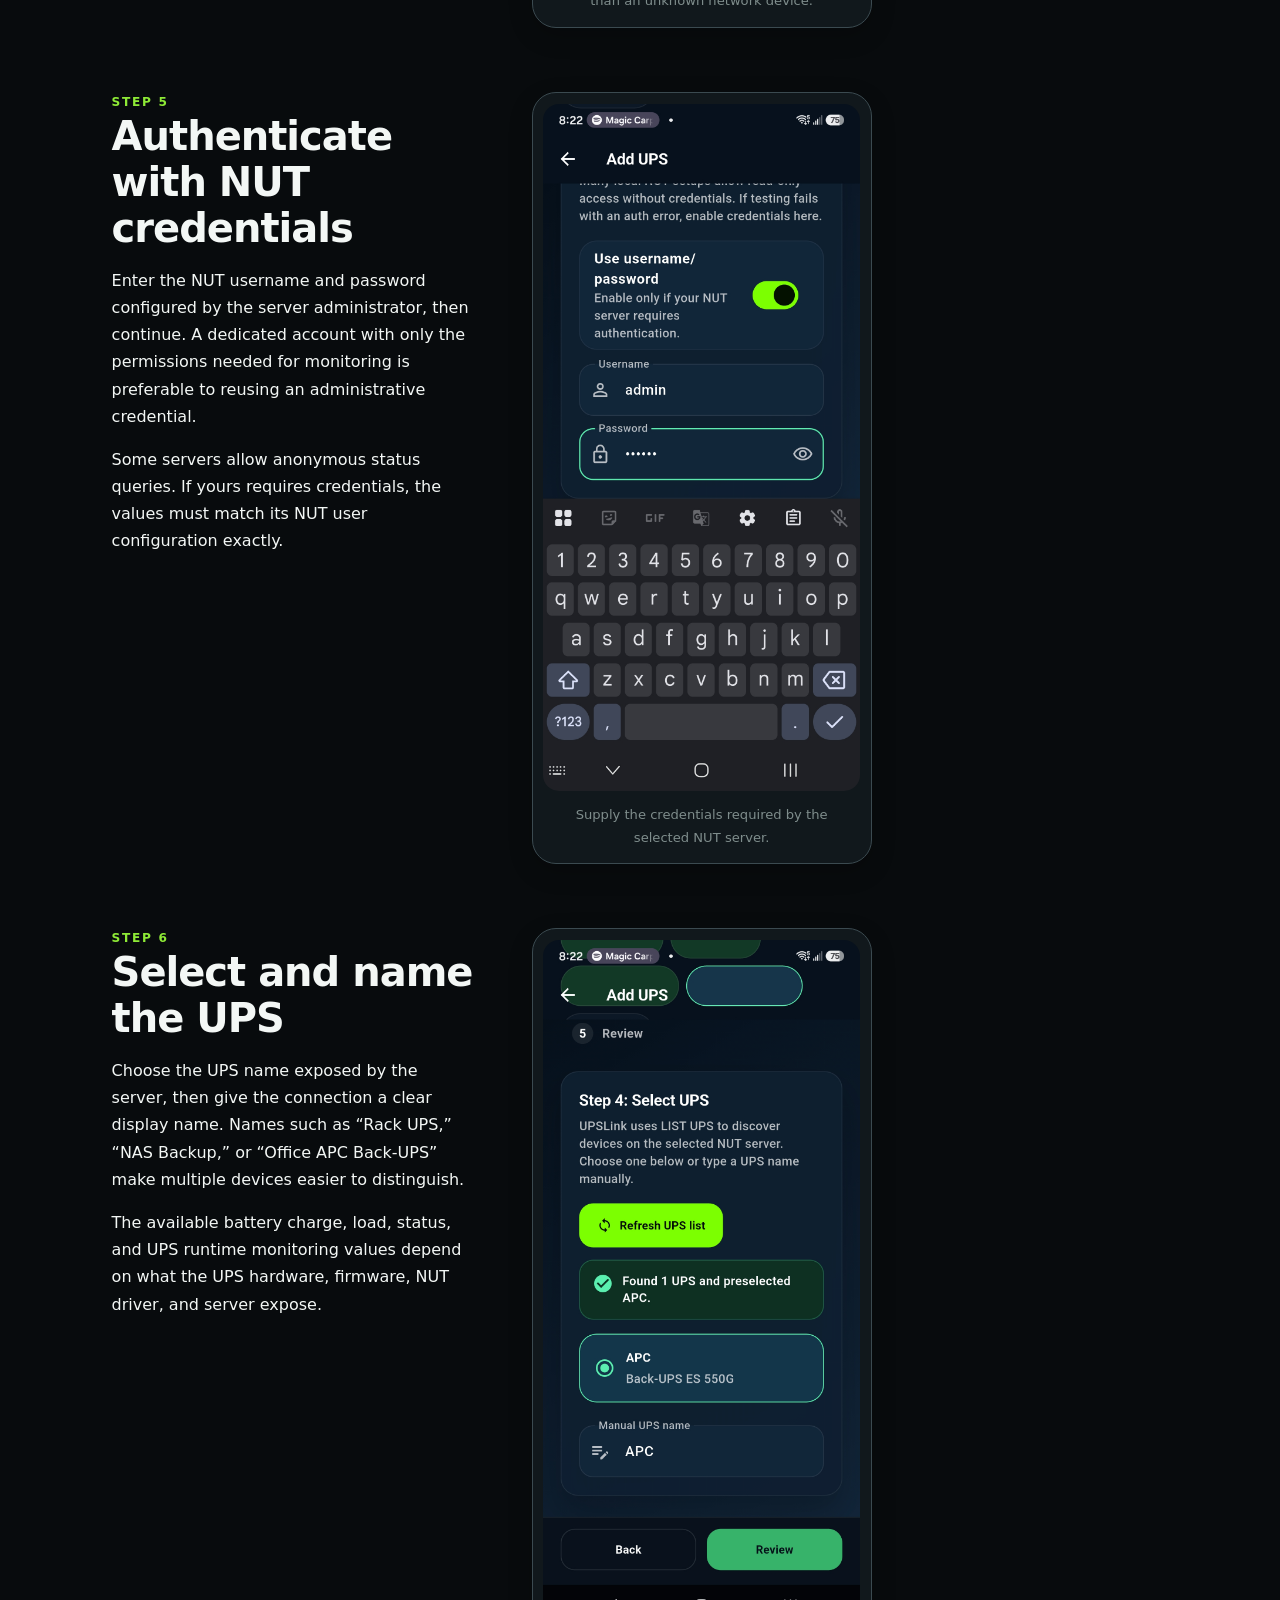
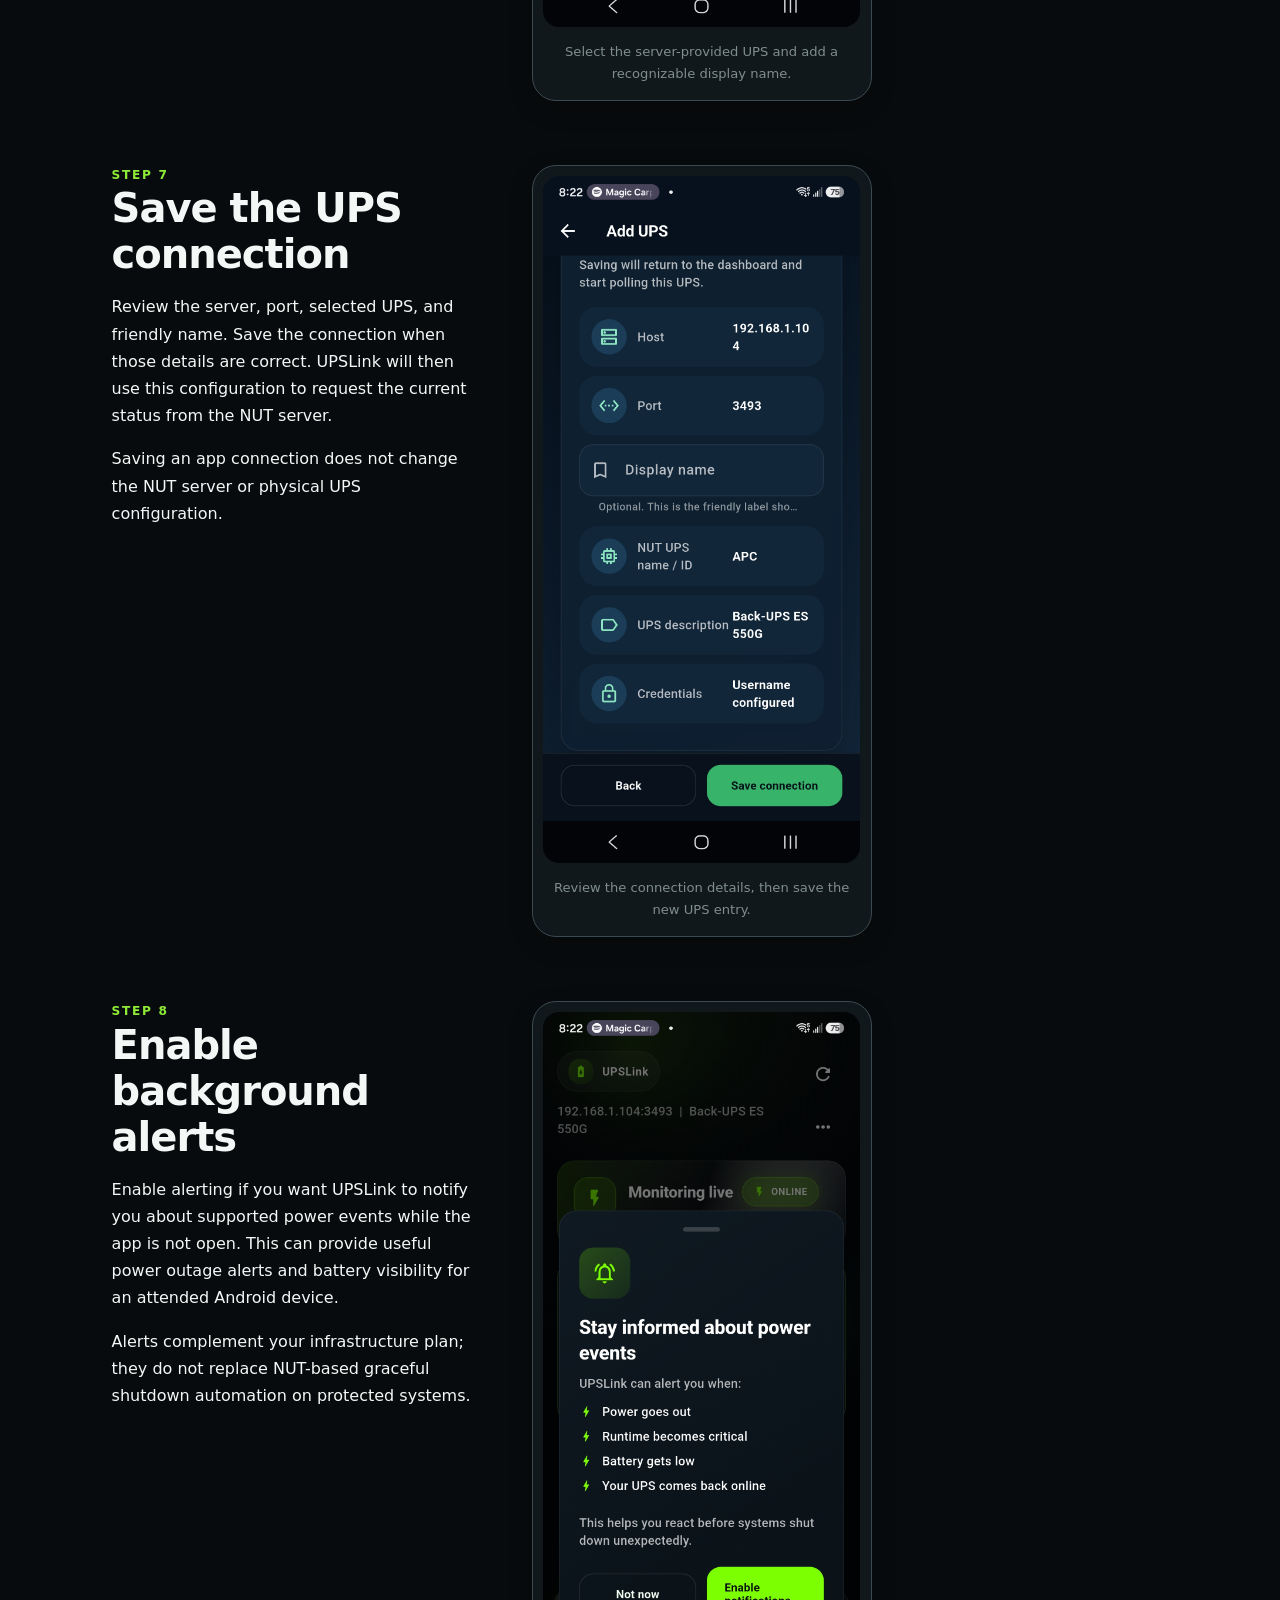
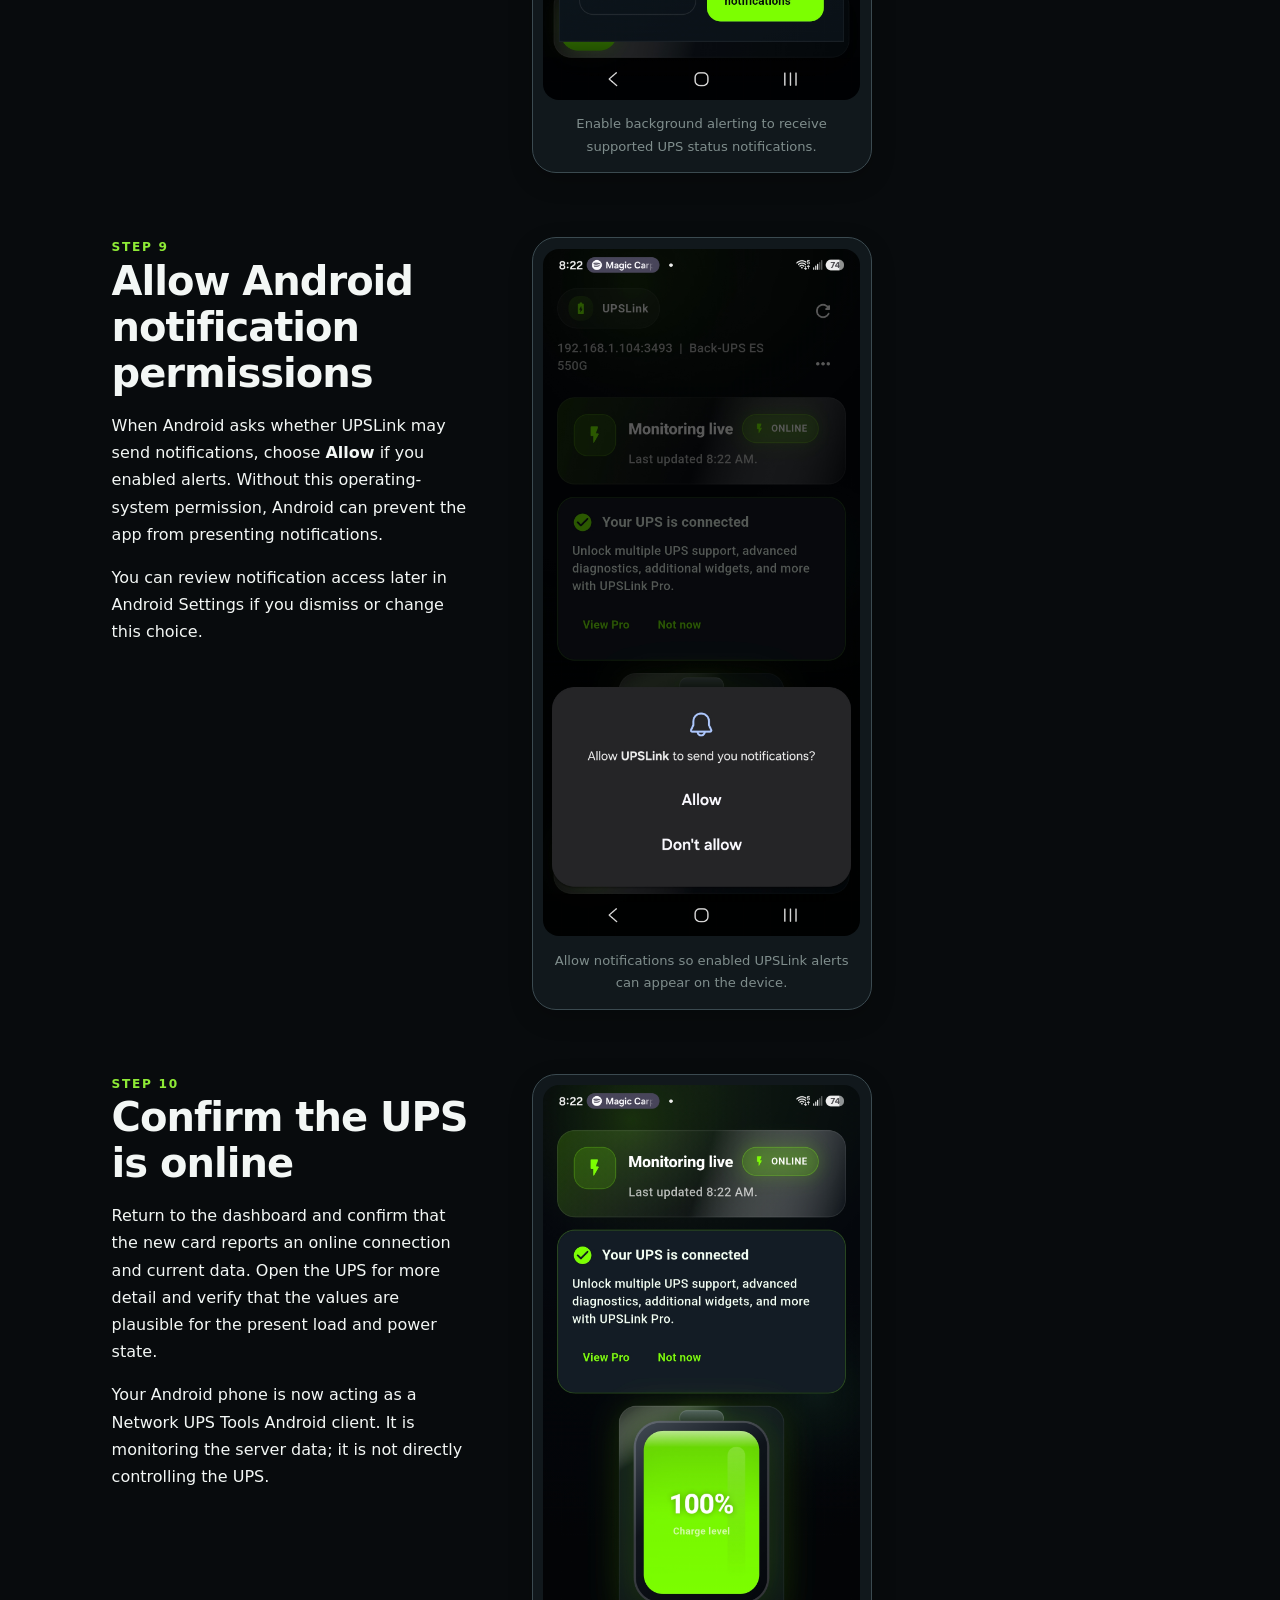
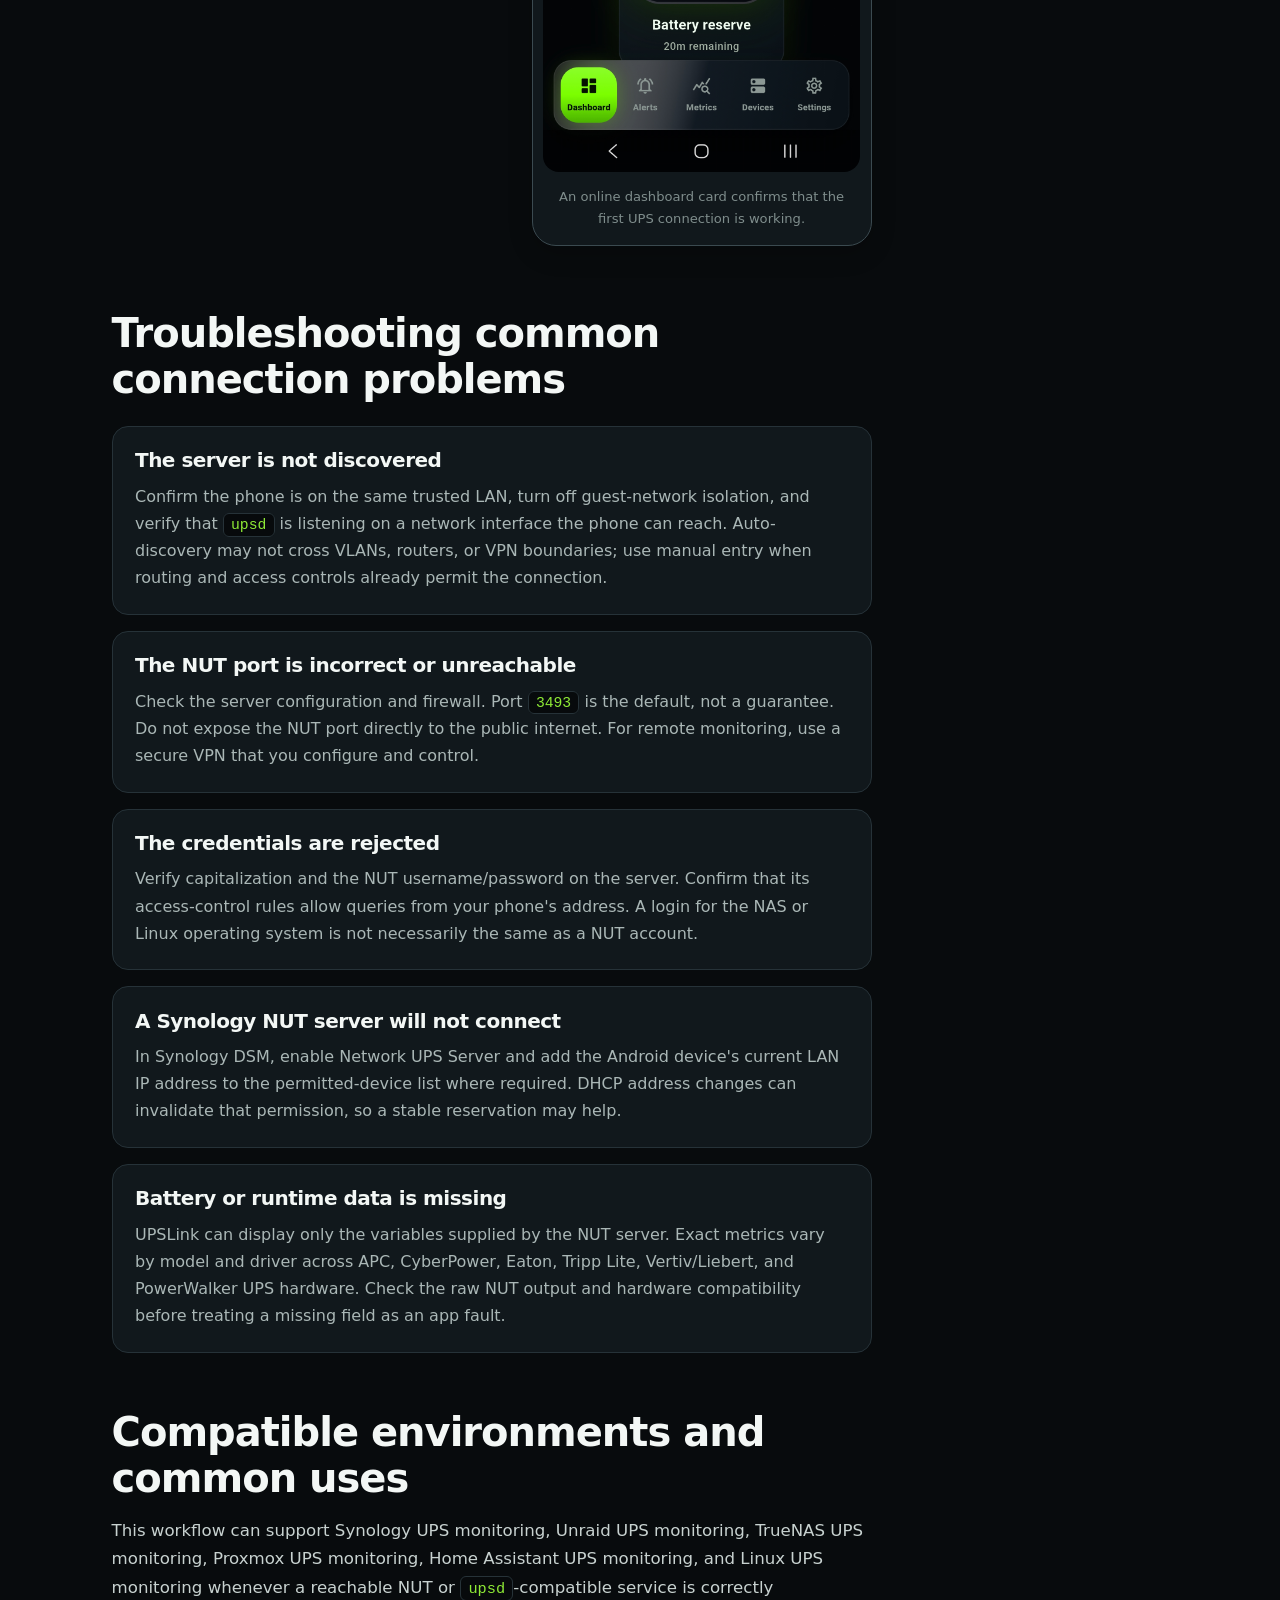
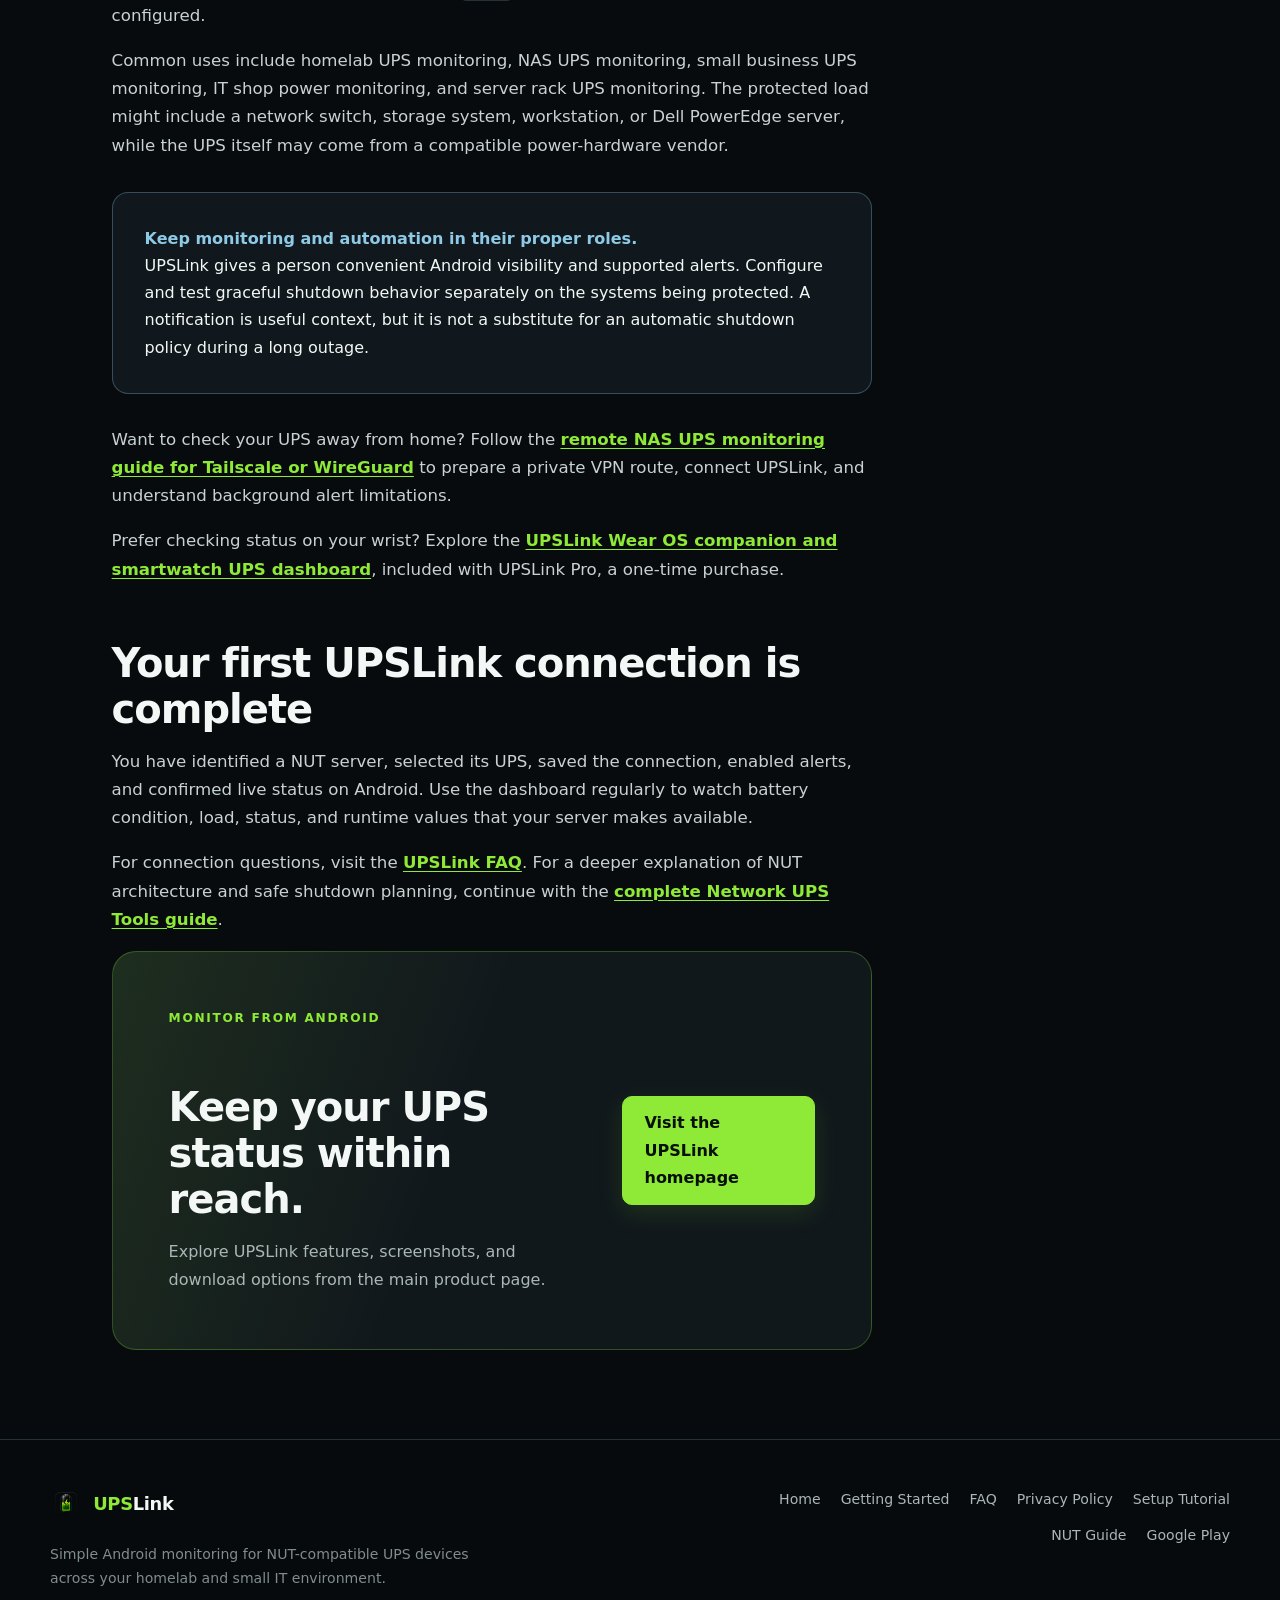
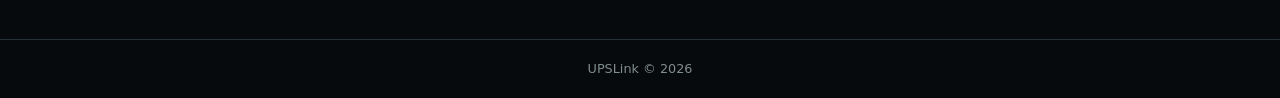
<file: articles/tutorial-setup-guide.html>
<!DOCTYPE html>
<html lang="en">
<head>
  <meta charset="UTF-8">
  <meta name="viewport" content="width=device-width, initial-scale=1.0">
  <title>How to Add Your First UPS in UPSLink</title>
  <meta name="description" content="Set up UPSLink on Android with NUT server auto-discovery, authentication, UPS selection, battery monitoring, runtime data, and power outage alerts.">
  <link rel="canonical" href="https://reelmemories.github.io/upslink/articles/tutorial-setup-guide.html">
  <link rel="icon" type="image/png" href="../assets/screenshots/upslink-icon.png?v=2">
  <link rel="apple-touch-icon" href="../assets/screenshots/upslink-icon.png?v=2">
  <link rel="stylesheet" href="../assets/css/styles.css">
  <meta name="theme-color" content="#080b0d">
  <meta property="og:type" content="article">
  <meta property="og:title" content="How to Add Your First UPS in UPSLink">
  <meta property="og:description" content="A ten-step Android NUT UPS setup tutorial covering discovery, authentication, UPS selection, alerts, and final connection checks.">
  <meta property="og:url" content="https://reelmemories.github.io/upslink/articles/tutorial-setup-guide.html">
  <meta property="og:image" content="https://reelmemories.github.io/upslink/assets/screenshots/Tutorial/10-Finished.jpg">
  <meta property="og:image:alt" content="UPSLink Android dashboard showing a connected NUT UPS">
  <meta property="og:site_name" content="UPSLink">
  <meta property="article:published_time" content="2026-07-30">
  <meta property="article:modified_time" content="2026-07-30">
  <meta property="article:section" content="UPSLink Tutorials">
  <meta name="twitter:card" content="summary_large_image">
  <meta name="twitter:title" content="How to Add Your First UPS in UPSLink">
  <meta name="twitter:description" content="Connect UPSLink to a NUT server on Android in ten illustrated steps.">
  <meta name="twitter:image" content="https://reelmemories.github.io/upslink/assets/screenshots/Tutorial/10-Finished.jpg">
  <meta name="twitter:image:alt" content="UPSLink Android dashboard showing a connected NUT UPS">
  <script type="application/ld+json">
  {
    "@context": "https://schema.org",
    "@type": "HowTo",
    "name": "How to Add Your First UPS in UPSLink",
    "description": "Set up the UPSLink Android app with a reachable Network UPS Tools or upsd-compatible server.",
    "datePublished": "2026-07-30",
    "dateModified": "2026-07-30",
    "mainEntityOfPage": "https://reelmemories.github.io/upslink/articles/tutorial-setup-guide.html",
    "image": "https://reelmemories.github.io/upslink/assets/screenshots/Tutorial/10-Finished.jpg",
    "totalTime": "PT10M",
    "tool": [
      {"@type": "HowToTool", "name": "Android phone with UPSLink installed"},
      {"@type": "HowToTool", "name": "Reachable NUT or upsd-compatible server"}
    ],
    "step": [
      {"@type": "HowToStep", "position": 1, "name": "Open the UPSLink dashboard", "url": "https://reelmemories.github.io/upslink/articles/tutorial-setup-guide.html#step-1"},
      {"@type": "HowToStep", "position": 2, "name": "Tap Add UPS", "url": "https://reelmemories.github.io/upslink/articles/tutorial-setup-guide.html#step-2"},
      {"@type": "HowToStep", "position": 3, "name": "Scan the network or add the server manually", "url": "https://reelmemories.github.io/upslink/articles/tutorial-setup-guide.html#step-3"},
      {"@type": "HowToStep", "position": 4, "name": "Select the discovered NUT server", "url": "https://reelmemories.github.io/upslink/articles/tutorial-setup-guide.html#step-4"},
      {"@type": "HowToStep", "position": 5, "name": "Authenticate with NUT credentials", "url": "https://reelmemories.github.io/upslink/articles/tutorial-setup-guide.html#step-5"},
      {"@type": "HowToStep", "position": 6, "name": "Select and name the UPS", "url": "https://reelmemories.github.io/upslink/articles/tutorial-setup-guide.html#step-6"},
      {"@type": "HowToStep", "position": 7, "name": "Save the UPS connection", "url": "https://reelmemories.github.io/upslink/articles/tutorial-setup-guide.html#step-7"},
      {"@type": "HowToStep", "position": 8, "name": "Enable background alerts", "url": "https://reelmemories.github.io/upslink/articles/tutorial-setup-guide.html#step-8"},
      {"@type": "HowToStep", "position": 9, "name": "Allow Android notifications", "url": "https://reelmemories.github.io/upslink/articles/tutorial-setup-guide.html#step-9"},
      {"@type": "HowToStep", "position": 10, "name": "Confirm the UPS is online", "url": "https://reelmemories.github.io/upslink/articles/tutorial-setup-guide.html#step-10"}
    ],
    "publisher": {
      "@type": "Organization",
      "name": "UPSLink",
      "logo": {"@type": "ImageObject", "url": "https://reelmemories.github.io/upslink/assets/screenshots/upslink-icon.png"}
    }
  }
  </script>
</head>
<body>
  <a class="skip-link" href="#main-content">Skip to content</a>

  <header class="site-header">
    <div class="nav-shell">
      <a class="brand" href="../index.html" aria-label="UPSLink home">
        <img src="../assets/screenshots/upslink-icon.png" alt="" width="1024" height="1024">
        <span><span class="brand-green">UPS</span>Link</span>
      </a>
      <nav class="site-nav" aria-label="Primary navigation">
        <a href="../index.html">Home</a>
        <a href="../getting-started.html">Getting Started</a>
        <a href="../faq.html">FAQ</a>
        <a href="../privacy-policy.html">Privacy</a>
        <a class="nav-cta" href="https://play.google.com/store/apps/details?id=com.reelmemories.upslink" target="_blank" rel="noopener">Google Play</a>
      </nav>
    </div>
  </header>

  <main id="main-content">
    <header class="article-hero">
      <div class="container article-hero__inner">
        <span class="eyebrow">UPSLink setup guide</span>
        <h1>How to Add Your First UPS in UPSLink</h1>
        <p class="article-hero__dek">Step-by-step Android NUT UPS setup using network auto-discovery, secure authentication, UPS selection, and power outage alerts.</p>
        <div class="article-meta">
          <span>Published <time datetime="2026-07-30">July 30, 2026</time></span>
          <span>Last updated <time datetime="2026-07-30">July 30, 2026</time></span>
          <span>10-minute setup</span>
        </div>
      </div>
    </header>

    <div class="container article-layout">
      <article class="article-body">
        <div class="article-summary">
          <strong>Before you begin</strong>
          <p>UPSLink is an Android UPS monitoring app that connects to an existing Network UPS Tools (NUT) or <code>upsd</code>-compatible server. It does not configure the physical UPS or create the NUT server. Have the server address, NUT port (usually <code>3493</code>), and any required read-only credentials ready.</p>
        </div>

        <h2 id="what-you-need">What you need before starting</h2>
        <p>Your Android phone and NUT server should be reachable on the same trusted network for initial setup. The server might be running on a Synology NAS, Unraid, TrueNAS, Proxmox host, Raspberry Pi NUT server, Linux system, or another platform that exposes a compatible NUT service.</p>
        <ul>
          <li>UPSLink installed on a supported Android device.</li>
          <li>A working NUT or <code>upsd</code>-compatible server with its UPS visible.</li>
          <li>The server IP address or hostname and configured NUT port.</li>
          <li>NUT username and password if the server requires authentication.</li>
          <li>Permission for your phone to reach the server. On Synology, this may require adding the phone's IP address to the permitted-device list.</li>
        </ul>
        <p>If you are still preparing the server, read the <a href="network-ups-tools-guide.html">Network UPS Tools homelab guide</a> and the existing <a href="../getting-started.html">UPSLink getting-started page</a> first.</p>

        <section class="tutorial-step" id="step-1">
          <div class="tutorial-step__copy">
            <span class="eyebrow">Step 1</span>
            <h2>Open the UPSLink dashboard</h2>
            <p>Launch UPSLink. A new installation opens to an empty dashboard that shows no configured UPS connections. This is the starting point for adding your first NUT UPS monitor.</p>
            <p>UPSLink reads status from your NUT server; it does not directly pair with or reconfigure an APC UPS, CyberPower UPS, Eaton UPS, or other physical unit.</p>
          </div>
          <figure class="article-figure">
            <img src="../assets/screenshots/Tutorial/1-Dashboard.jpg" alt="Empty UPSLink Android dashboard before a UPS has been configured" width="1080" height="2340" loading="lazy" decoding="async">
            <figcaption>The empty dashboard confirms that no UPS connection has been added yet.</figcaption>
          </figure>
        </section>

        <section class="tutorial-step" id="step-2">
          <div class="tutorial-step__copy">
            <span class="eyebrow">Step 2</span>
            <h2>Tap Add UPS</h2>
            <p>Select <strong>Add UPS</strong> to open the connection wizard. The wizard collects the server, authentication, UPS selection, and display settings in a controlled sequence.</p>
            <p>You can repeat this workflow later for additional NUT servers or UPS devices in a homelab, small business, IT shop, server rack, or NAS environment.</p>
          </div>
          <figure class="article-figure">
            <img src="../assets/screenshots/Tutorial/2-Add UPS.jpg" alt="UPSLink dashboard with the Add UPS button highlighted" width="1080" height="2340" loading="lazy" decoding="async">
            <figcaption>Tap Add UPS to begin the guided connection process.</figcaption>
          </figure>
        </section>

        <section class="tutorial-step" id="step-3">
          <div class="tutorial-step__copy">
            <span class="eyebrow">Step 3</span>
            <h2>Scan your network or add the server manually</h2>
            <p>Choose auto-discovery to scan the local network for a NUT server, or switch to manual entry when you already know the hostname or IP address. NUT server auto discovery is convenient on a normal home LAN, while manual entry is useful across segmented networks or a private VPN.</p>
            <p>Confirm the port before continuing. Standard <code>upsd</code> installations usually listen on TCP port <code>3493</code>, but your administrator may have chosen a different port.</p>
          </div>
          <figure class="article-figure">
            <img src="../assets/screenshots/Tutorial/3-Auto Dsicover UPS or Add Manually.jpg" alt="UPSLink server setup screen offering automatic NUT discovery or manual server entry" width="1080" height="2340" loading="lazy" decoding="async">
            <figcaption>Scan the trusted local subnet, or enter the NUT server and port manually.</figcaption>
          </figure>
        </section>

        <section class="tutorial-step" id="step-4">
          <div class="tutorial-step__copy">
            <span class="eyebrow">Step 4</span>
            <h2>Select the discovered NUT server</h2>
            <p>When discovery finds a server, select the result and choose to use it. Check that the displayed address belongs to the system you expect before moving forward.</p>
            <p>If several servers appear, use the IP address and server details to identify the correct Synology, Unraid, TrueNAS, Proxmox, Raspberry Pi, Home Assistant, or Linux NUT host.</p>
          </div>
          <figure class="article-figure">
            <img src="../assets/screenshots/Tutorial/4-Select and Use Detected UPS.jpg" alt="UPSLink showing a detected Network UPS Tools server ready for selection" width="1080" height="2340" loading="lazy" decoding="async">
            <figcaption>Select the expected discovered server rather than an unknown network device.</figcaption>
          </figure>
        </section>

        <section class="tutorial-step" id="step-5">
          <div class="tutorial-step__copy">
            <span class="eyebrow">Step 5</span>
            <h2>Authenticate with NUT credentials</h2>
            <p>Enter the NUT username and password configured by the server administrator, then continue. A dedicated account with only the permissions needed for monitoring is preferable to reusing an administrative credential.</p>
            <p>Some servers allow anonymous status queries. If yours requires credentials, the values must match its NUT user configuration exactly.</p>
          </div>
          <figure class="article-figure">
            <img src="../assets/screenshots/Tutorial/5-Authenticate with Credentials.jpg" alt="UPSLink NUT authentication screen with username and password fields" width="1080" height="2340" loading="lazy" decoding="async">
            <figcaption>Supply the credentials required by the selected NUT server.</figcaption>
          </figure>
        </section>

        <section class="tutorial-step" id="step-6">
          <div class="tutorial-step__copy">
            <span class="eyebrow">Step 6</span>
            <h2>Select and name the UPS</h2>
            <p>Choose the UPS name exposed by the server, then give the connection a clear display name. Names such as “Rack UPS,” “NAS Backup,” or “Office APC Back-UPS” make multiple devices easier to distinguish.</p>
            <p>The available battery charge, load, status, and UPS runtime monitoring values depend on what the UPS hardware, firmware, NUT driver, and server expose.</p>
          </div>
          <figure class="article-figure">
            <img src="../assets/screenshots/Tutorial/6-Select and Name the UPS.jpg" alt="UPSLink screen for selecting a server UPS and assigning it a friendly name" width="1080" height="2340" loading="lazy" decoding="async">
            <figcaption>Select the server-provided UPS and add a recognizable display name.</figcaption>
          </figure>
        </section>

        <section class="tutorial-step" id="step-7">
          <div class="tutorial-step__copy">
            <span class="eyebrow">Step 7</span>
            <h2>Save the UPS connection</h2>
            <p>Review the server, port, selected UPS, and friendly name. Save the connection when those details are correct. UPSLink will then use this configuration to request the current status from the NUT server.</p>
            <p>Saving an app connection does not change the NUT server or physical UPS configuration.</p>
          </div>
          <figure class="article-figure">
            <img src="../assets/screenshots/Tutorial/7-Final Step Save Connection.jpg" alt="Final UPSLink connection review screen with the save action" width="1080" height="2340" loading="lazy" decoding="async">
            <figcaption>Review the connection details, then save the new UPS entry.</figcaption>
          </figure>
        </section>

        <section class="tutorial-step" id="step-8">
          <div class="tutorial-step__copy">
            <span class="eyebrow">Step 8</span>
            <h2>Enable background alerts</h2>
            <p>Enable alerting if you want UPSLink to notify you about supported power events while the app is not open. This can provide useful power outage alerts and battery visibility for an attended Android device.</p>
            <p>Alerts complement your infrastructure plan; they do not replace NUT-based graceful shutdown automation on protected systems.</p>
          </div>
          <figure class="article-figure">
            <img src="../assets/screenshots/Tutorial/8-Enable Alerting.jpg" alt="UPSLink prompt to enable background monitoring and UPS alerts" width="1080" height="2340" loading="lazy" decoding="async">
            <figcaption>Enable background alerting to receive supported UPS status notifications.</figcaption>
          </figure>
        </section>

        <section class="tutorial-step" id="step-9">
          <div class="tutorial-step__copy">
            <span class="eyebrow">Step 9</span>
            <h2>Allow Android notification permissions</h2>
            <p>When Android asks whether UPSLink may send notifications, choose <strong>Allow</strong> if you enabled alerts. Without this operating-system permission, Android can prevent the app from presenting notifications.</p>
            <p>You can review notification access later in Android Settings if you dismiss or change this choice.</p>
          </div>
          <figure class="article-figure">
            <img src="../assets/screenshots/Tutorial/9-Accept Notifications Permissions.jpg" alt="Android notification permission dialog for the UPSLink app" width="1080" height="2340" loading="lazy" decoding="async">
            <figcaption>Allow notifications so enabled UPSLink alerts can appear on the device.</figcaption>
          </figure>
        </section>

        <section class="tutorial-step" id="step-10">
          <div class="tutorial-step__copy">
            <span class="eyebrow">Step 10</span>
            <h2>Confirm the UPS is online</h2>
            <p>Return to the dashboard and confirm that the new card reports an online connection and current data. Open the UPS for more detail and verify that the values are plausible for the present load and power state.</p>
            <p>Your Android phone is now acting as a Network UPS Tools Android client. It is monitoring the server data; it is not directly controlling the UPS.</p>
          </div>
          <figure class="article-figure">
            <img src="../assets/screenshots/Tutorial/10-Finished.jpg" alt="Completed UPSLink dashboard showing an online NUT UPS connection and current status" width="1080" height="2340" loading="lazy" decoding="async">
            <figcaption>An online dashboard card confirms that the first UPS connection is working.</figcaption>
          </figure>
        </section>

        <h2 id="troubleshooting">Troubleshooting common connection problems</h2>
        <div class="article-faq">
          <section>
            <h3>The server is not discovered</h3>
            <p>Confirm the phone is on the same trusted LAN, turn off guest-network isolation, and verify that <code>upsd</code> is listening on a network interface the phone can reach. Auto-discovery may not cross VLANs, routers, or VPN boundaries; use manual entry when routing and access controls already permit the connection.</p>
          </section>
          <section>
            <h3>The NUT port is incorrect or unreachable</h3>
            <p>Check the server configuration and firewall. Port <code>3493</code> is the default, not a guarantee. Do not expose the NUT port directly to the public internet. For remote monitoring, use a secure VPN that you configure and control.</p>
          </section>
          <section>
            <h3>The credentials are rejected</h3>
            <p>Verify capitalization and the NUT username/password on the server. Confirm that its access-control rules allow queries from your phone's address. A login for the NAS or Linux operating system is not necessarily the same as a NUT account.</p>
          </section>
          <section>
            <h3>A Synology NUT server will not connect</h3>
            <p>In Synology DSM, enable Network UPS Server and add the Android device's current LAN IP address to the permitted-device list where required. DHCP address changes can invalidate that permission, so a stable reservation may help.</p>
          </section>
          <section>
            <h3>Battery or runtime data is missing</h3>
            <p>UPSLink can display only the variables supplied by the NUT server. Exact metrics vary by model and driver across APC, CyberPower, Eaton, Tripp Lite, Vertiv/Liebert, and PowerWalker UPS hardware. Check the raw NUT output and hardware compatibility before treating a missing field as an app fault.</p>
          </section>
        </div>

        <h2 id="compatible-environments">Compatible environments and common uses</h2>
        <p>This workflow can support Synology UPS monitoring, Unraid UPS monitoring, TrueNAS UPS monitoring, Proxmox UPS monitoring, Home Assistant UPS monitoring, and Linux UPS monitoring whenever a reachable NUT or <code>upsd</code>-compatible service is correctly configured.</p>
        <p>Common uses include homelab UPS monitoring, NAS UPS monitoring, small business UPS monitoring, IT shop power monitoring, and server rack UPS monitoring. The protected load might include a network switch, storage system, workstation, or Dell PowerEdge server, while the UPS itself may come from a compatible power-hardware vendor.</p>

        <div class="article-note">
          <strong>Keep monitoring and automation in their proper roles.</strong>
          <p>UPSLink gives a person convenient Android visibility and supported alerts. Configure and test graceful shutdown behavior separately on the systems being protected. A notification is useful context, but it is not a substitute for an automatic shutdown policy during a long outage.</p>
        </div>

        <p>Want to check your UPS away from home? Follow the <a href="monitor-nas-ups-remotely-android-vpn.html">remote NAS UPS monitoring guide for Tailscale or WireGuard</a> to prepare a private VPN route, connect UPSLink, and understand background alert limitations.</p>

        <p>Prefer checking status on your wrist? Explore the <a href="ups-monitoring-wear-os-smartwatch.html">UPSLink Wear OS companion and smartwatch UPS dashboard</a>, included with UPSLink Pro, a one-time purchase.</p>

        <h2 id="complete">Your first UPSLink connection is complete</h2>
        <p>You have identified a NUT server, selected its UPS, saved the connection, enabled alerts, and confirmed live status on Android. Use the dashboard regularly to watch battery condition, load, status, and runtime values that your server makes available.</p>
        <p>For connection questions, visit the <a href="../faq.html">UPSLink FAQ</a>. For a deeper explanation of NUT architecture and safe shutdown planning, continue with the <a href="network-ups-tools-guide.html">complete Network UPS Tools guide</a>.</p>

        <div class="cta-panel">
          <div>
            <span class="eyebrow">Monitor from Android</span>
            <h2>Keep your UPS status within reach.</h2>
            <p>Explore UPSLink features, screenshots, and download options from the main product page.</p>
          </div>
          <a class="button" href="https://reelmemories.github.io/upslink/">Visit the UPSLink homepage</a>
        </div>
      </article>

      <aside class="article-aside" aria-label="Tutorial contents">
        <strong>In this tutorial</strong>
        <a href="#what-you-need">Before starting</a>
        <a href="#step-1">Open the dashboard</a>
        <a href="#step-2">Add a UPS</a>
        <a href="#step-3">Find the server</a>
        <a href="#step-4">Select the server</a>
        <a href="#step-5">Authenticate</a>
        <a href="#step-6">Select the UPS</a>
        <a href="#step-7">Save the connection</a>
        <a href="#step-8">Enable alerts</a>
        <a href="#step-9">Allow notifications</a>
        <a href="#step-10">Confirm status</a>
        <a href="#troubleshooting">Troubleshooting</a>
      </aside>
    </div>
  </main>

  <footer class="site-footer">
    <div class="container footer-grid">
      <div class="footer-copy">
        <a class="brand" href="../index.html"><img src="../assets/screenshots/upslink-icon.png" alt="" width="1024" height="1024"><span><span class="brand-green">UPS</span>Link</span></a>
        <p>Simple Android monitoring for NUT-compatible UPS devices across your homelab and small IT environment.</p>
      </div>
      <nav class="footer-links" aria-label="Footer navigation">
        <a href="../index.html">Home</a><a href="../getting-started.html">Getting Started</a><a href="../faq.html">FAQ</a><a href="../privacy-policy.html">Privacy Policy</a><a href="tutorial-setup-guide.html" aria-current="page">Setup Tutorial</a><a href="network-ups-tools-guide.html">NUT Guide</a><a href="https://play.google.com/store/apps/details?id=com.reelmemories.upslink" target="_blank" rel="noopener">Google Play</a>
      </nav>
    </div>
    <div class="footer-meta">UPSLink &copy; 2026</div>
  </footer>
</body>
</html>
</file>
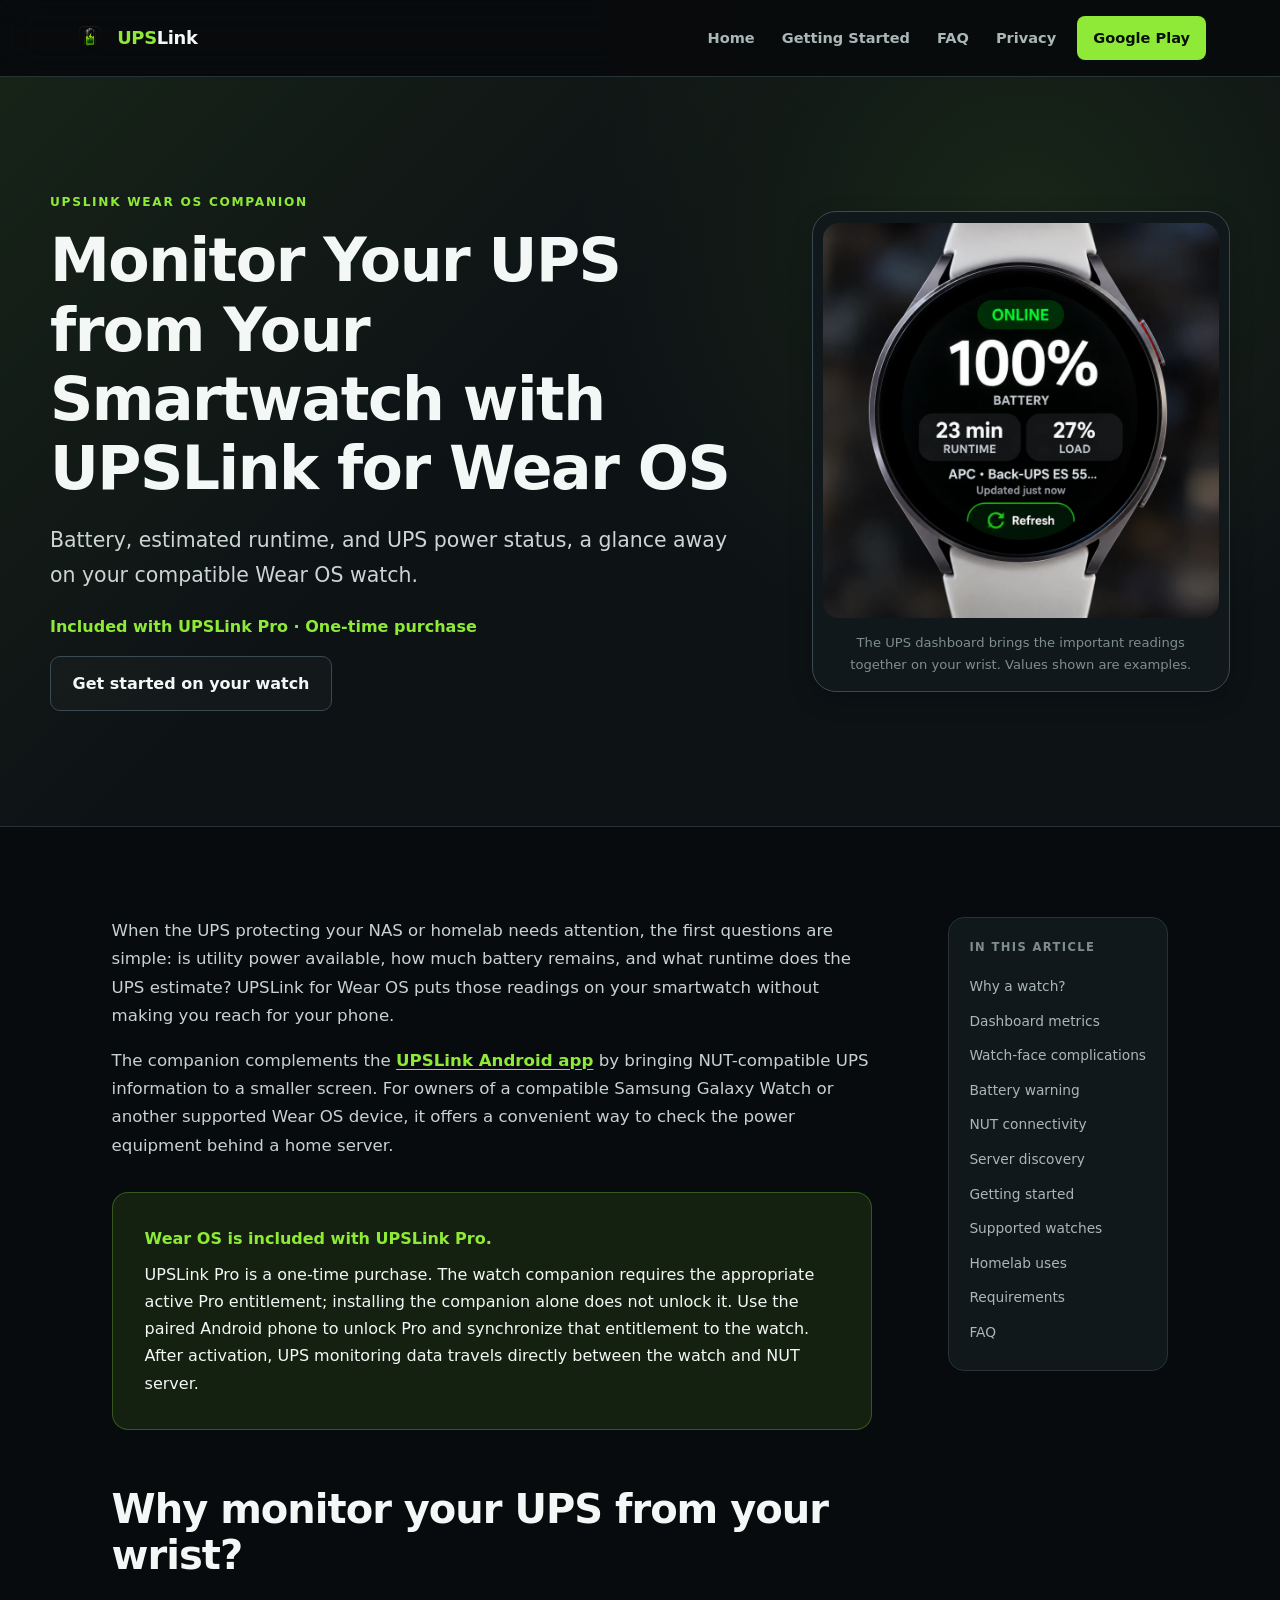
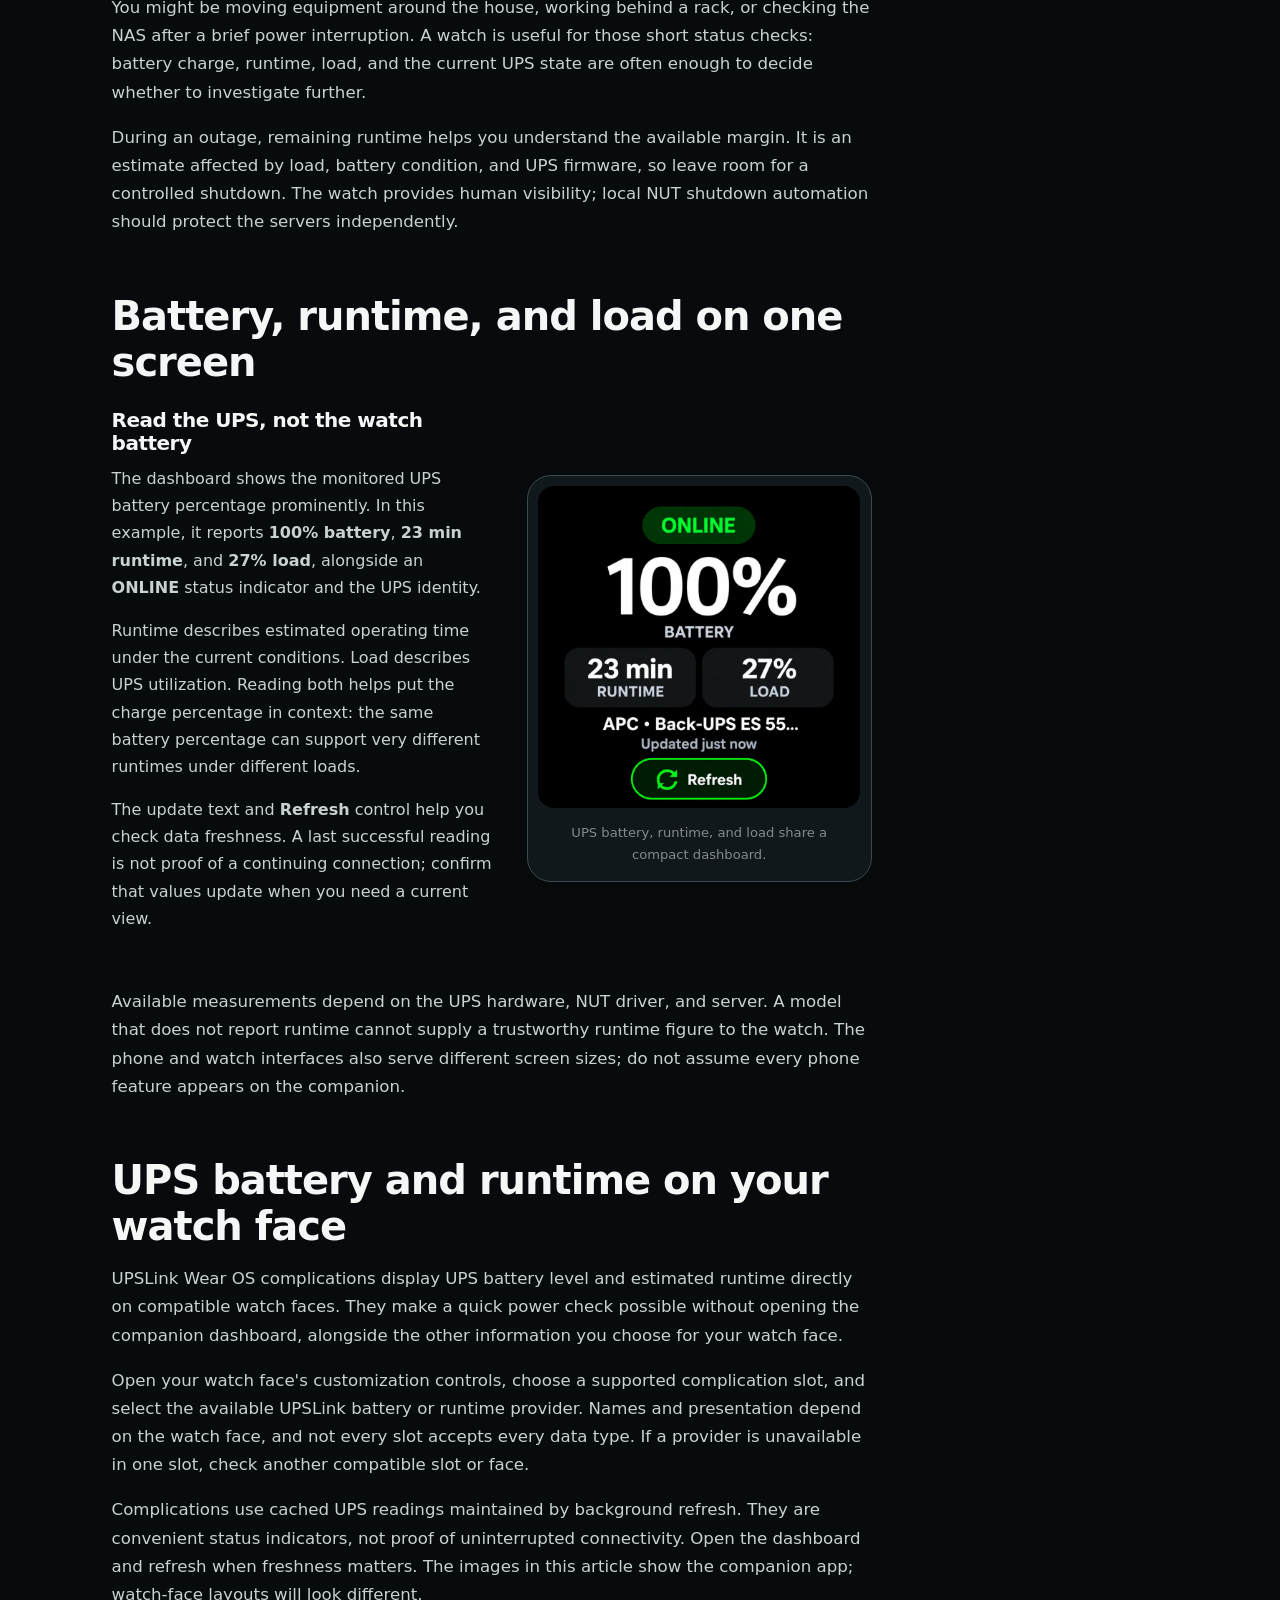
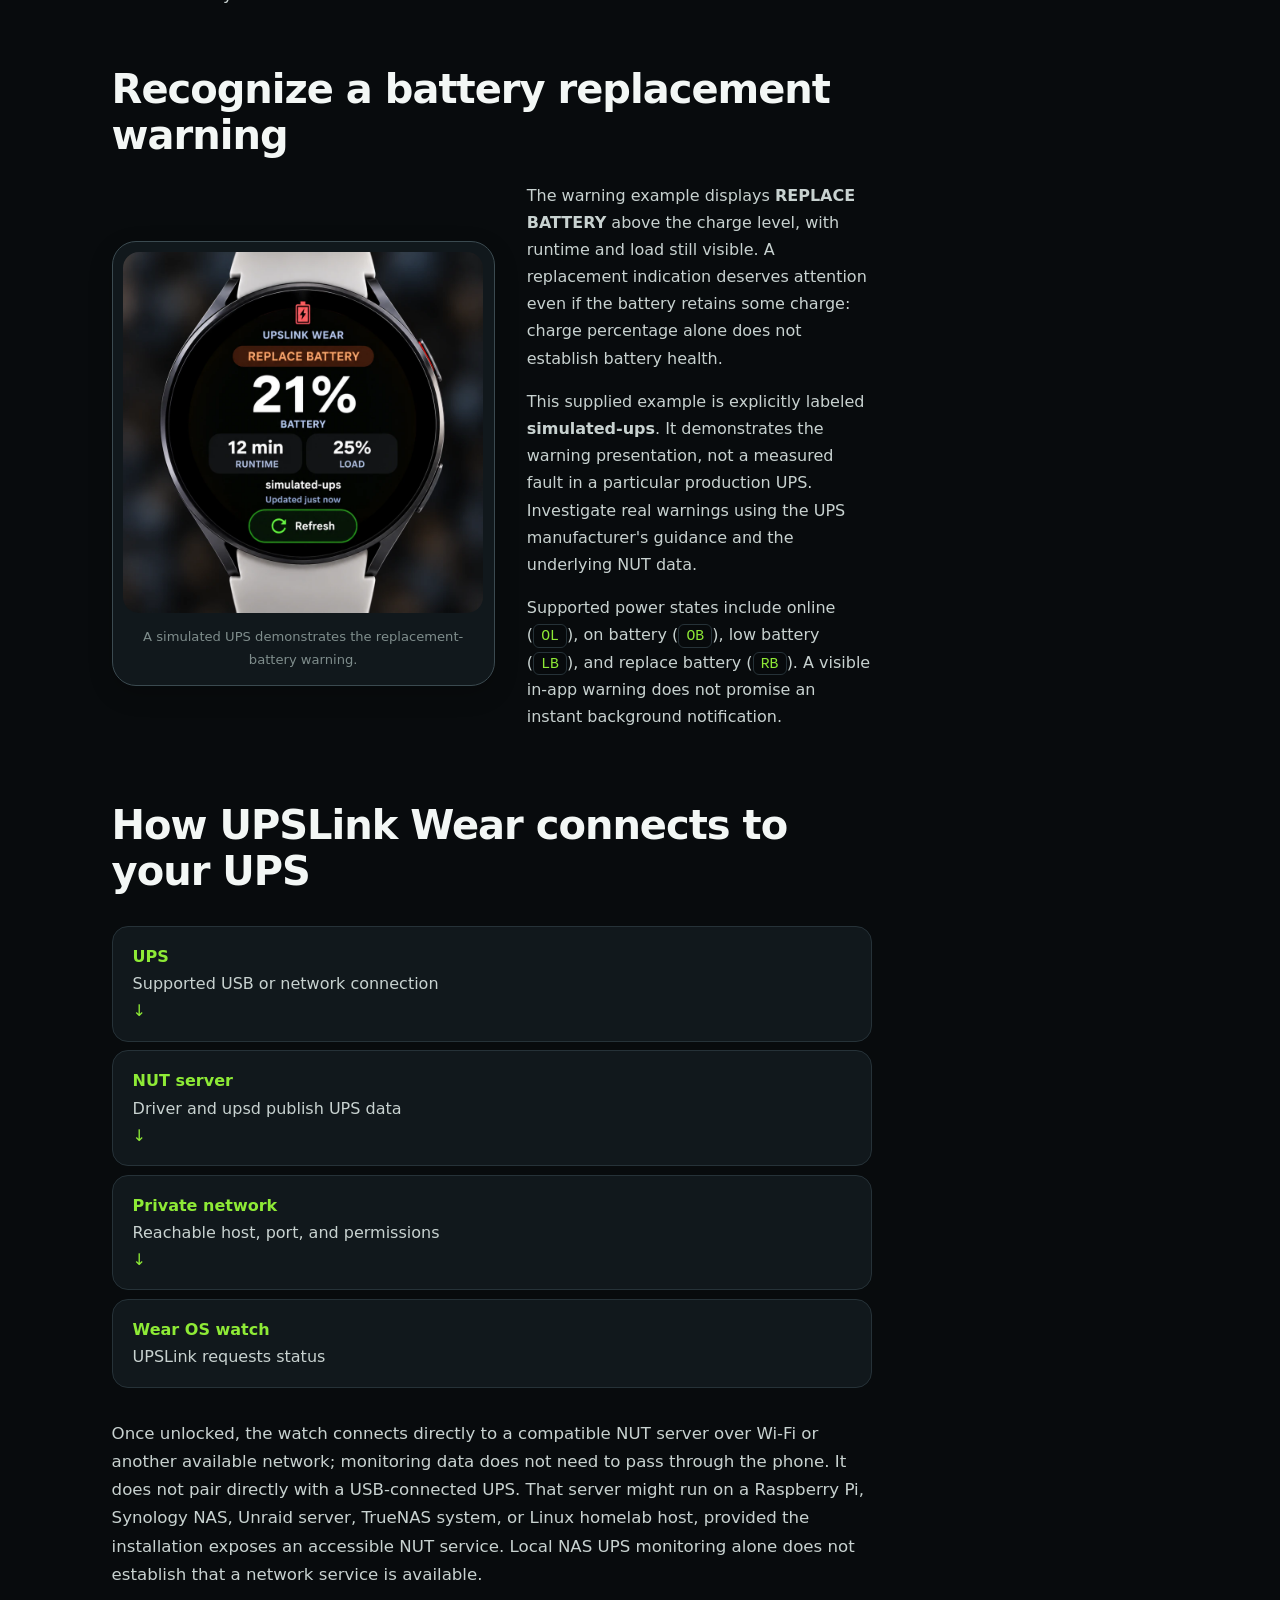
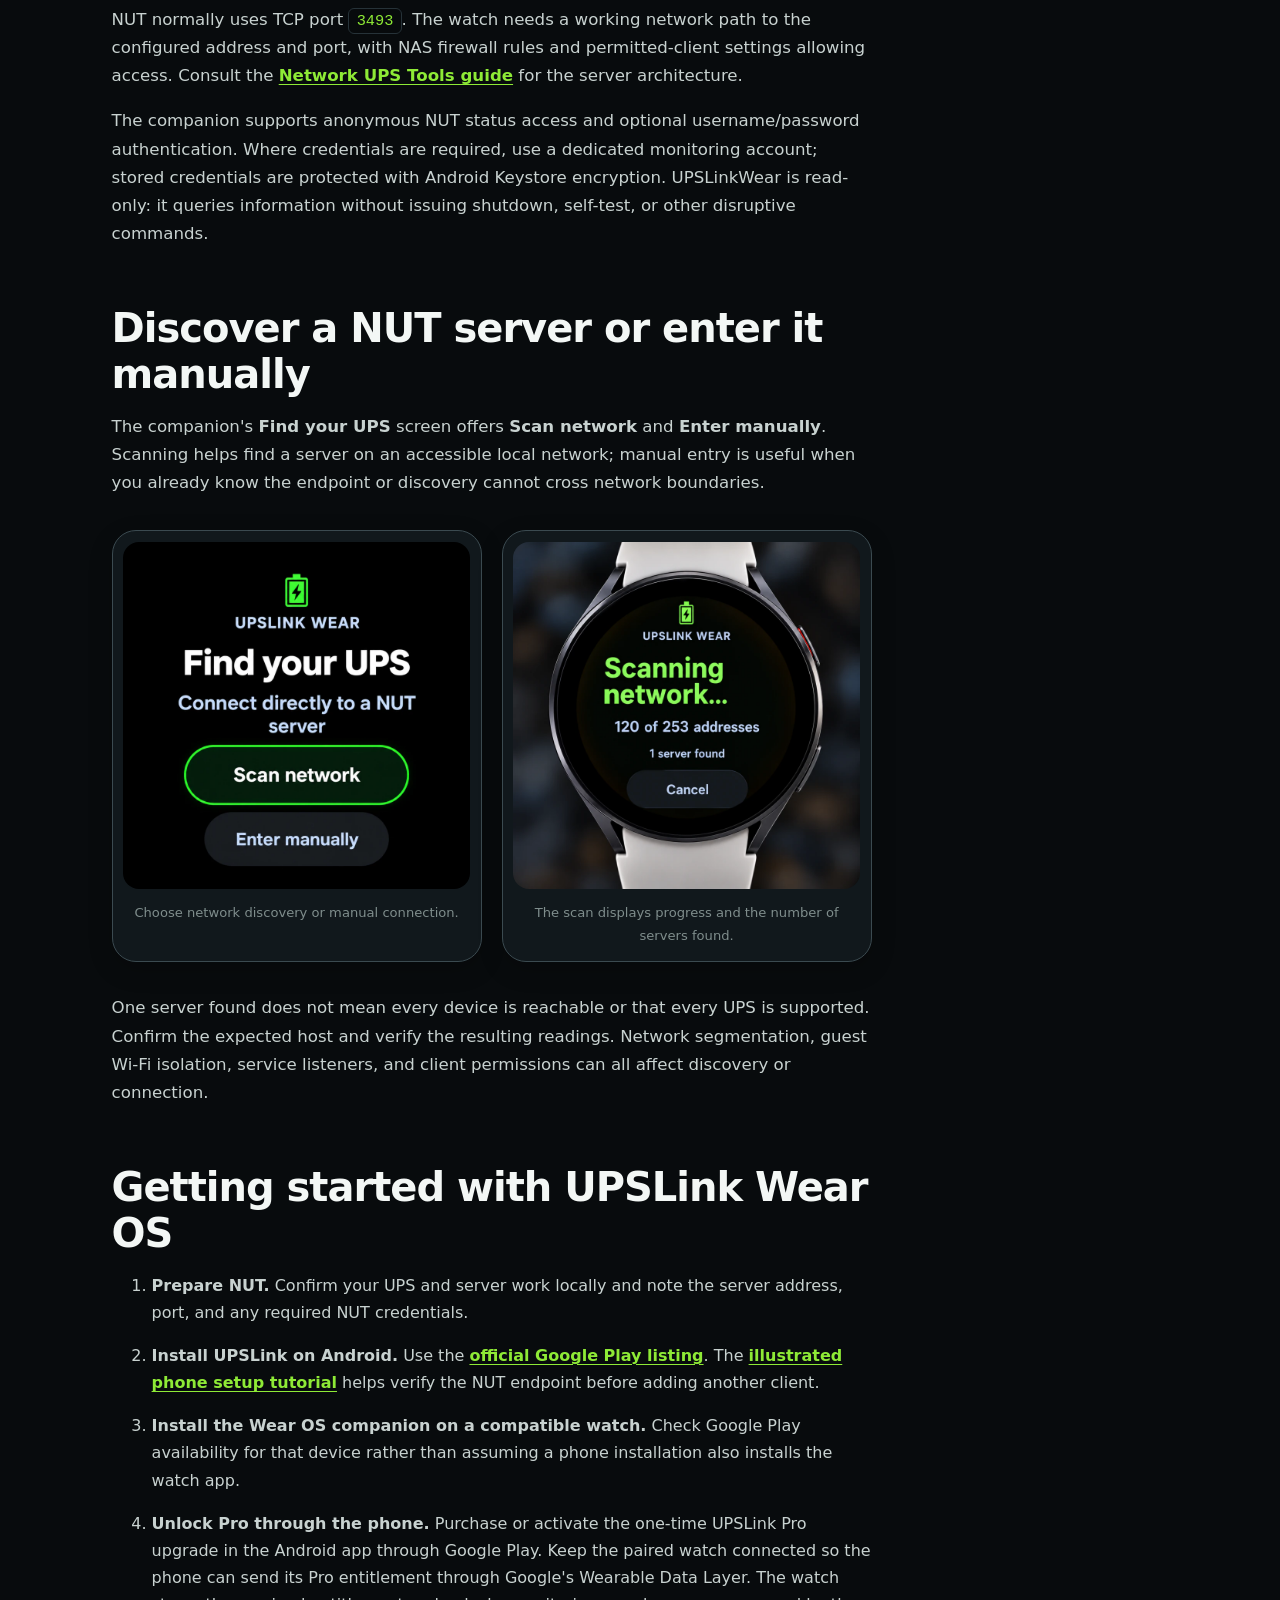
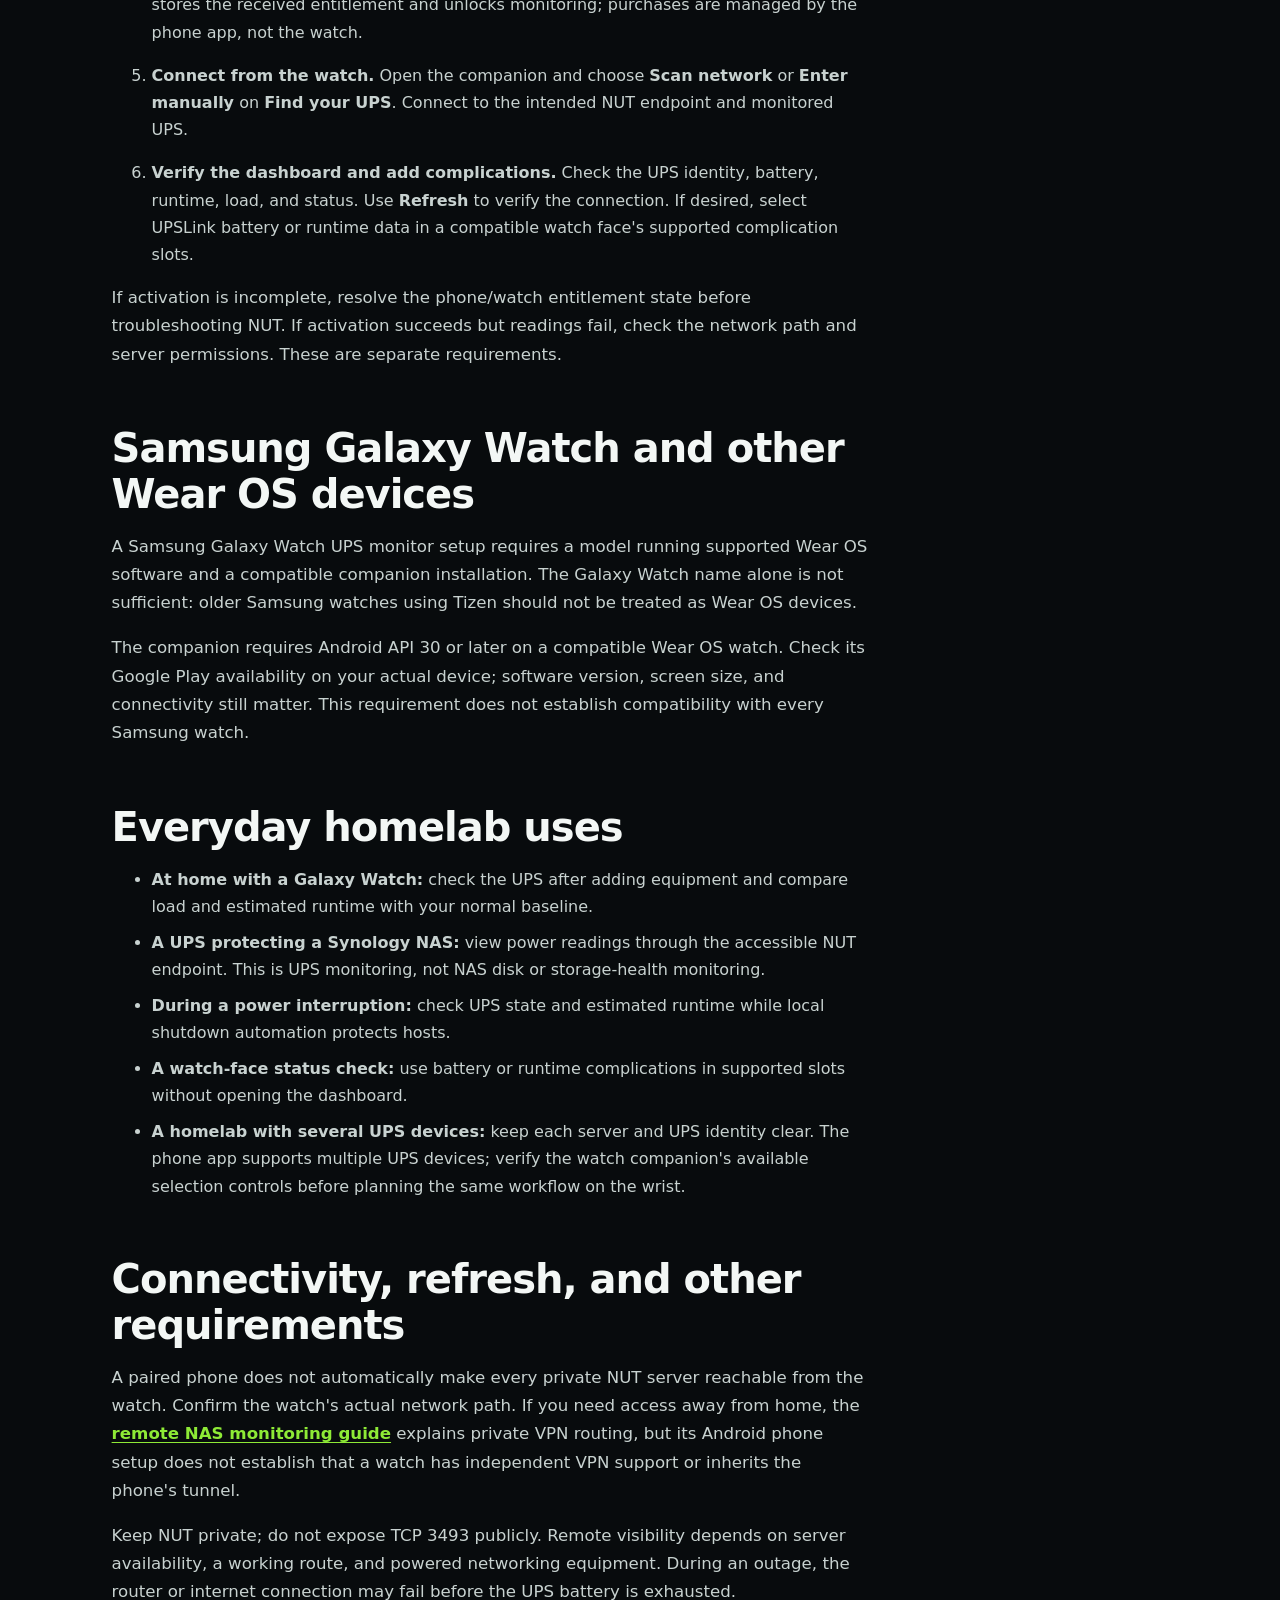
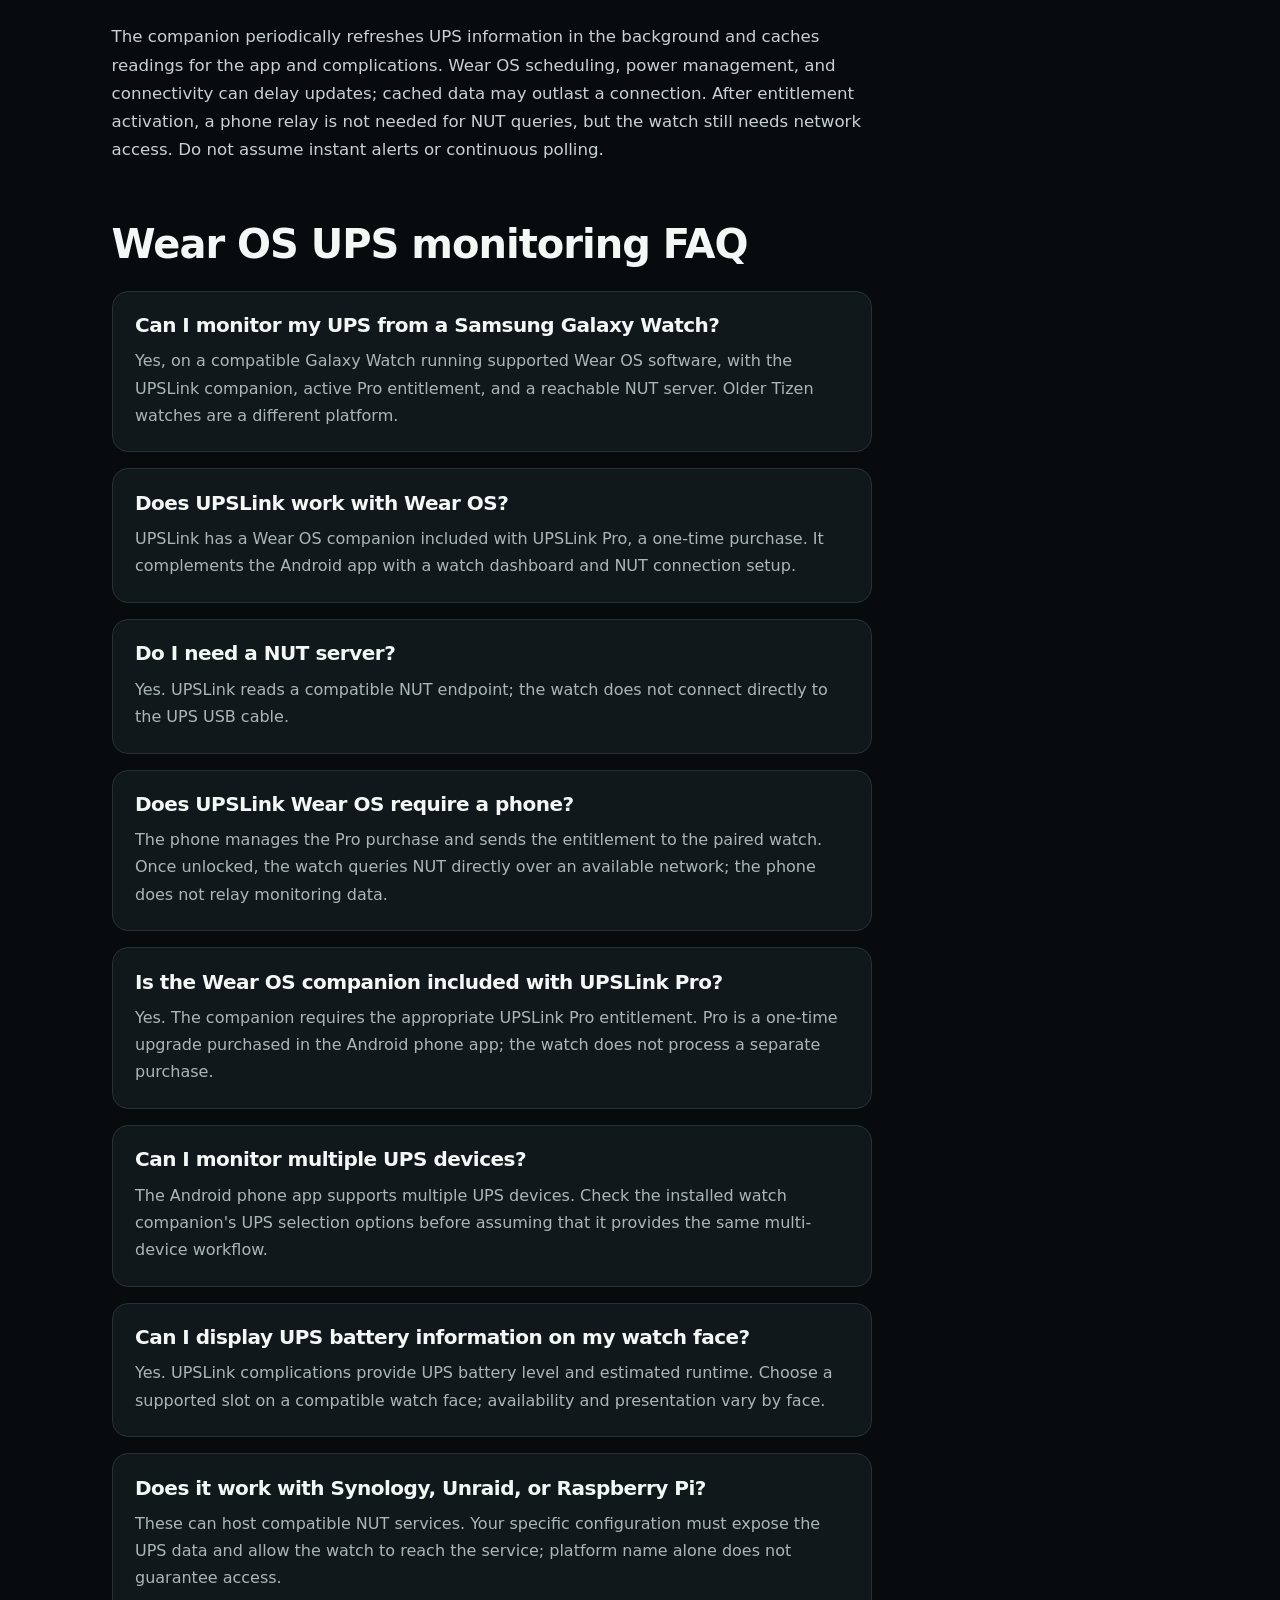
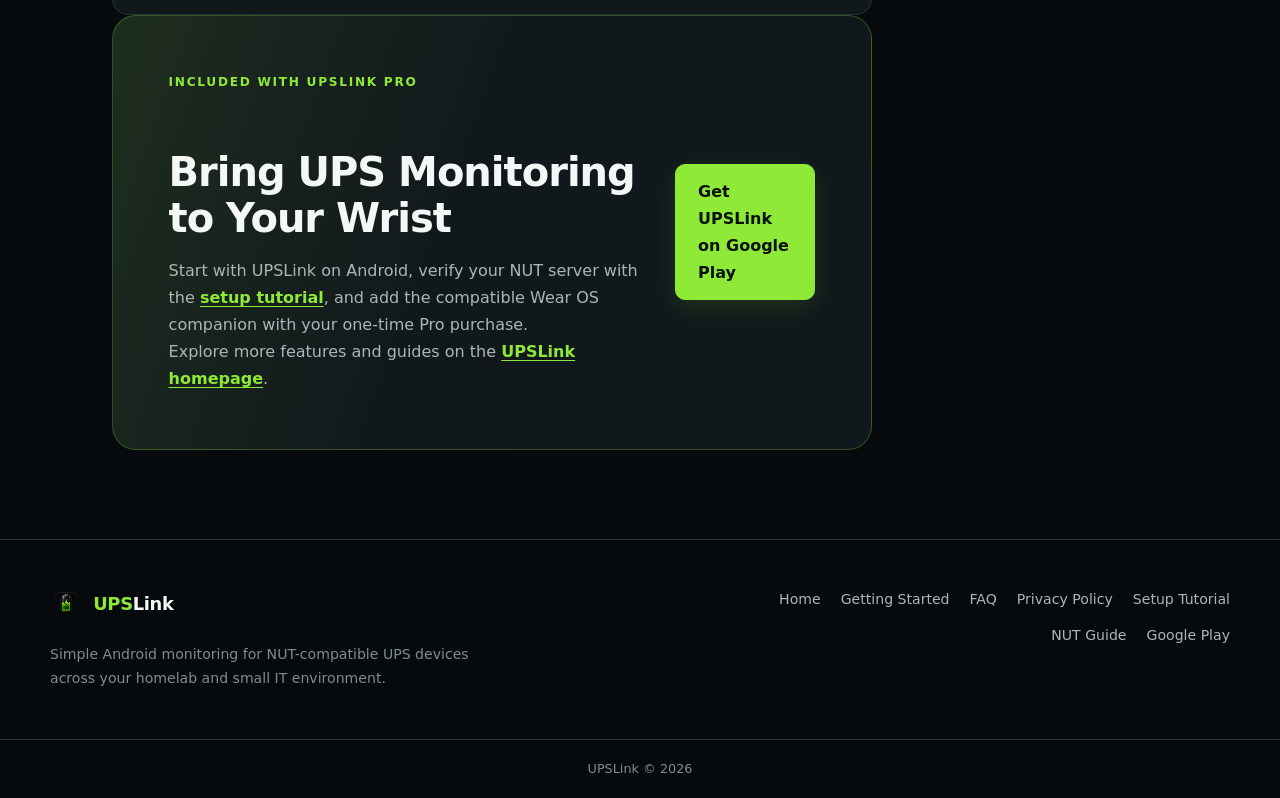
<file: articles/ups-monitoring-wear-os-smartwatch.html>
<!DOCTYPE html>
<html lang="en">
<head>
  <meta charset="UTF-8">
  <meta name="viewport" content="width=device-width, initial-scale=1.0">
  <title>UPS Monitoring on Wear OS &amp; Galaxy Watch | UPSLink</title>
  <meta name="description" content="Monitor your UPS from a Samsung Galaxy Watch or Wear OS smartwatch with UPSLink. View battery levels, runtime, power status, and NUT server information right from your wrist.">
  <link rel="canonical" href="https://reelmemories.github.io/upslink/articles/ups-monitoring-wear-os-smartwatch.html">
  <link rel="icon" type="image/png" href="../assets/screenshots/upslink-icon.png?v=2">
  <link rel="apple-touch-icon" href="../assets/screenshots/upslink-icon.png?v=2">
  <link rel="stylesheet" href="../assets/css/styles.css">
  <meta name="theme-color" content="#080b0d">
  <meta property="og:type" content="article">
  <meta property="og:title" content="Monitor Your UPS from Your Smartwatch with UPSLink for Wear OS">
  <meta property="og:description" content="Monitor your UPS from a Samsung Galaxy Watch or Wear OS smartwatch with UPSLink. View battery levels, runtime, power status, and NUT server information right from your wrist.">
  <meta property="og:url" content="https://reelmemories.github.io/upslink/articles/ups-monitoring-wear-os-smartwatch.html">
  <meta property="og:site_name" content="UPSLink">
  <meta property="og:image" content="https://reelmemories.github.io/upslink/assets/screenshots/wear-os/upslink-wear-os-watch-dashboard.webp">
  <meta property="og:image:alt" content="UPSLink Wear OS dashboard showing online status, 100 percent UPS battery, 23 minutes runtime, and 27 percent load">
  <meta property="article:section" content="UPSLink Tutorials">
  <meta name="twitter:card" content="summary_large_image">
  <meta name="twitter:title" content="Monitor Your UPS from Your Smartwatch with UPSLink for Wear OS">
  <meta name="twitter:description" content="Monitor your UPS from a Samsung Galaxy Watch or Wear OS smartwatch with UPSLink. View battery levels, runtime, power status, and NUT server information right from your wrist.">
  <meta name="twitter:image" content="https://reelmemories.github.io/upslink/assets/screenshots/wear-os/upslink-wear-os-watch-dashboard.webp">
  <meta name="twitter:image:alt" content="UPSLink Wear OS dashboard showing online status, 100 percent UPS battery, 23 minutes runtime, and 27 percent load">
  <script type="application/ld+json">
  {
    "@context": "https://schema.org",
    "@type": "Article",
    "headline": "Monitor Your UPS from Your Smartwatch with UPSLink for Wear OS",
    "description": "Monitor your UPS from a Samsung Galaxy Watch or Wear OS smartwatch with UPSLink. View battery levels, runtime, power status, and NUT server information right from your wrist.",
    "mainEntityOfPage": "https://reelmemories.github.io/upslink/articles/ups-monitoring-wear-os-smartwatch.html",
    "url": "https://reelmemories.github.io/upslink/articles/ups-monitoring-wear-os-smartwatch.html",
    "inLanguage": "en",
    "image": "https://reelmemories.github.io/upslink/assets/screenshots/wear-os/upslink-wear-os-watch-dashboard.webp",
    "publisher": {
      "@type": "Organization",
      "name": "UPSLink",
      "logo": {"@type": "ImageObject", "url": "https://reelmemories.github.io/upslink/assets/screenshots/upslink-icon.png"}
    }
  }
  </script>
</head>
<body>
  <a class="skip-link" href="#main-content">Skip to content</a>

  <header class="site-header">
    <div class="nav-shell">
      <a class="brand" href="../index.html" aria-label="UPSLink home">
        <img src="../assets/screenshots/upslink-icon.png" alt="" width="1024" height="1024">
        <span><span class="brand-green">UPS</span>Link</span>
      </a>
      <nav class="site-nav" aria-label="Primary navigation">
        <a href="../index.html">Home</a>
        <a href="../getting-started.html">Getting Started</a>
        <a href="../faq.html">FAQ</a>
        <a href="../privacy-policy.html">Privacy</a>
        <a class="nav-cta" href="https://play.google.com/store/apps/details?id=com.reelmemories.upslink" target="_blank" rel="noopener">Google Play</a>
      </nav>
    </div>
  </header>
  <main id="main-content">
    <header class="article-hero">
      <div class="container wear-hero">
        <div>
          <span class="eyebrow">UPSLink Wear OS companion</span>
          <h1>Monitor Your UPS from Your Smartwatch with UPSLink for Wear OS</h1>
          <p class="article-hero__dek">Battery, estimated runtime, and UPS power status, a glance away on your compatible Wear OS watch.</p>
          <p class="wear-pro-label">Included with UPSLink Pro &middot; One-time purchase</p>
          <a class="button button--secondary" href="#getting-started">Get started on your watch</a>
        </div>
        <figure class="article-figure wear-hero__figure">
          <img src="../assets/screenshots/wear-os/upslink-wear-os-watch-dashboard.webp" alt="UPSLink on a round smartwatch showing online status, 100 percent UPS battery, 23 minutes runtime, and 27 percent load" width="900" height="900" fetchpriority="high" decoding="async">
          <figcaption>The UPS dashboard brings the important readings together on your wrist. Values shown are examples.</figcaption>
        </figure>
      </div>
    </header>
    <div class="container article-layout">
      <article class="article-body wear-article">
        <p>When the UPS protecting your NAS or homelab needs attention, the first questions are simple: is utility power available, how much battery remains, and what runtime does the UPS estimate? UPSLink for Wear OS puts those readings on your smartwatch without making you reach for your phone.</p>
        <p>The companion complements the <a href="../index.html">UPSLink Android app</a> by bringing NUT-compatible UPS information to a smaller screen. For owners of a compatible Samsung Galaxy Watch or another supported Wear OS device, it offers a convenient way to check the power equipment behind a home server.</p>
        <div class="article-summary"><strong>Wear OS is included with UPSLink Pro.</strong><p>UPSLink Pro is a one-time purchase. The watch companion requires the appropriate active Pro entitlement; installing the companion alone does not unlock it. Use the paired Android phone to unlock Pro and synchronize that entitlement to the watch. After activation, UPS monitoring data travels directly between the watch and NUT server.</p></div>

        <h2 id="why-a-watch">Why monitor your UPS from your wrist?</h2>
        <p>You might be moving equipment around the house, working behind a rack, or checking the NAS after a brief power interruption. A watch is useful for those short status checks: battery charge, runtime, load, and the current UPS state are often enough to decide whether to investigate further.</p>
        <p>During an outage, remaining runtime helps you understand the available margin. It is an estimate affected by load, battery condition, and UPS firmware, so leave room for a controlled shutdown. The watch provides human visibility; local NUT shutdown automation should protect the servers independently.</p>

        <h2 id="dashboard">Battery, runtime, and load on one screen</h2>
        <section class="wear-feature">
          <div>
            <h3>Read the UPS, not the watch battery</h3>
            <p>The dashboard shows the monitored UPS battery percentage prominently. In this example, it reports <strong>100% battery</strong>, <strong>23 min runtime</strong>, and <strong>27% load</strong>, alongside an <strong>ONLINE</strong> status indicator and the UPS identity.</p>
            <p>Runtime describes estimated operating time under the current conditions. Load describes UPS utilization. Reading both helps put the charge percentage in context: the same battery percentage can support very different runtimes under different loads.</p>
            <p>The update text and <strong>Refresh</strong> control help you check data freshness. A last successful reading is not proof of a continuing connection; confirm that values update when you need a current view.</p>
          </div>
          <figure class="article-figure">
            <img src="../assets/screenshots/wear-os/upslink-wear-os-battery-runtime-load.webp" alt="UPSLink Wear dashboard with ONLINE status, UPS battery percentage, estimated runtime, load, UPS identity, update text, and Refresh control" width="900" height="900" loading="lazy" decoding="async">
            <figcaption>UPS battery, runtime, and load share a compact dashboard.</figcaption>
          </figure>
        </section>
        <p>Available measurements depend on the UPS hardware, NUT driver, and server. A model that does not report runtime cannot supply a trustworthy runtime figure to the watch. The phone and watch interfaces also serve different screen sizes; do not assume every phone feature appears on the companion.</p>

        <h2 id="complications">UPS battery and runtime on your watch face</h2>
        <p>UPSLink Wear OS complications display UPS battery level and estimated runtime directly on compatible watch faces. They make a quick power check possible without opening the companion dashboard, alongside the other information you choose for your watch face.</p>
        <p>Open your watch face's customization controls, choose a supported complication slot, and select the available UPSLink battery or runtime provider. Names and presentation depend on the watch face, and not every slot accepts every data type. If a provider is unavailable in one slot, check another compatible slot or face.</p>
        <p>Complications use cached UPS readings maintained by background refresh. They are convenient status indicators, not proof of uninterrupted connectivity. Open the dashboard and refresh when freshness matters. The images in this article show the companion app; watch-face layouts will look different.</p>
        <h2 id="battery-warning">Recognize a battery replacement warning</h2>
        <section class="wear-feature wear-feature--reverse">
          <div>
            <p>The warning example displays <strong>REPLACE BATTERY</strong> above the charge level, with runtime and load still visible. A replacement indication deserves attention even if the battery retains some charge: charge percentage alone does not establish battery health.</p>
            <p>This supplied example is explicitly labeled <strong>simulated-ups</strong>. It demonstrates the warning presentation, not a measured fault in a particular production UPS. Investigate real warnings using the UPS manufacturer's guidance and the underlying NUT data.</p>
            <p>Supported power states include online (<code>OL</code>), on battery (<code>OB</code>), low battery (<code>LB</code>), and replace battery (<code>RB</code>). A visible in-app warning does not promise an instant background notification.</p>
          </div>
          <figure class="article-figure">
            <img src="../assets/screenshots/wear-os/upslink-wear-os-replace-battery-warning.webp" alt="UPSLink Wear simulated-ups example showing REPLACE BATTERY, 21 percent battery, 12 minutes runtime, and 25 percent load" width="900" height="900" loading="lazy" decoding="async">
            <figcaption>A simulated UPS demonstrates the replacement-battery warning.</figcaption>
          </figure>
        </section>

        <h2 id="connection">How UPSLink Wear connects to your UPS</h2>
        <ol class="wear-network" aria-label="UPS data connection path">
          <li><strong>UPS</strong><span>Supported USB or network connection</span></li>
          <li><strong>NUT server</strong><span>Driver and upsd publish UPS data</span></li>
          <li><strong>Private network</strong><span>Reachable host, port, and permissions</span></li>
          <li><strong>Wear OS watch</strong><span>UPSLink requests status</span></li>
        </ol>
        <p>Once unlocked, the watch connects directly to a compatible NUT server over Wi-Fi or another available network; monitoring data does not need to pass through the phone. It does not pair directly with a USB-connected UPS. That server might run on a Raspberry Pi, Synology NAS, Unraid server, TrueNAS system, or Linux homelab host, provided the installation exposes an accessible NUT service. Local NAS UPS monitoring alone does not establish that a network service is available.</p>
        <p>NUT normally uses TCP port <code>3493</code>. The watch needs a working network path to the configured address and port, with NAS firewall rules and permitted-client settings allowing access. Consult the <a href="network-ups-tools-guide.html">Network UPS Tools guide</a> for the server architecture.</p>

        <p>The companion supports anonymous NUT status access and optional username/password authentication. Where credentials are required, use a dedicated monitoring account; stored credentials are protected with Android Keystore encryption. UPSLinkWear is read-only: it queries information without issuing shutdown, self-test, or other disruptive commands.</p>

        <h2 id="discovery">Discover a NUT server or enter it manually</h2>
        <p>The companion's <strong>Find your UPS</strong> screen offers <strong>Scan network</strong> and <strong>Enter manually</strong>. Scanning helps find a server on an accessible local network; manual entry is useful when you already know the endpoint or discovery cannot cross network boundaries.</p>
        <div class="wear-gallery">
          <figure class="article-figure">
            <img src="../assets/screenshots/wear-os/upslink-wear-os-nut-server-setup.webp" alt="UPSLink Wear Find your UPS screen offering Scan network and Enter manually for a direct NUT server connection" width="900" height="900" loading="lazy" decoding="async">
            <figcaption>Choose network discovery or manual connection.</figcaption>
          </figure>
          <figure class="article-figure">
            <img src="../assets/screenshots/wear-os/upslink-wear-os-network-discovery.webp" alt="UPSLink Wear scanning a network, showing 120 of 253 addresses checked and one server found" width="900" height="900" loading="lazy" decoding="async">
            <figcaption>The scan displays progress and the number of servers found.</figcaption>
          </figure>
        </div>
        <p>One server found does not mean every device is reachable or that every UPS is supported. Confirm the expected host and verify the resulting readings. Network segmentation, guest Wi-Fi isolation, service listeners, and client permissions can all affect discovery or connection.</p>

        <h2 id="getting-started">Getting started with UPSLink Wear OS</h2>
        <ol class="wear-setup">
          <li><strong>Prepare NUT.</strong> Confirm your UPS and server work locally and note the server address, port, and any required NUT credentials.</li>
          <li><strong>Install UPSLink on Android.</strong> Use the <a href="https://play.google.com/store/apps/details?id=com.reelmemories.upslink" target="_blank" rel="noopener">official Google Play listing</a>. The <a href="tutorial-setup-guide.html">illustrated phone setup tutorial</a> helps verify the NUT endpoint before adding another client.</li>
          <li><strong>Install the Wear OS companion on a compatible watch.</strong> Check Google Play availability for that device rather than assuming a phone installation also installs the watch app.</li>
          <li><strong>Unlock Pro through the phone.</strong> Purchase or activate the one-time UPSLink Pro upgrade in the Android app through Google Play. Keep the paired watch connected so the phone can send its Pro entitlement through Google's Wearable Data Layer. The watch stores the received entitlement and unlocks monitoring; purchases are managed by the phone app, not the watch.</li>
          <li><strong>Connect from the watch.</strong> Open the companion and choose <strong>Scan network</strong> or <strong>Enter manually</strong> on <strong>Find your UPS</strong>. Connect to the intended NUT endpoint and monitored UPS.</li>
          <li><strong>Verify the dashboard and add complications.</strong> Check the UPS identity, battery, runtime, load, and status. Use <strong>Refresh</strong> to verify the connection. If desired, select UPSLink battery or runtime data in a compatible watch face's supported complication slots.</li>
        </ol>
        <p>If activation is incomplete, resolve the phone/watch entitlement state before troubleshooting NUT. If activation succeeds but readings fail, check the network path and server permissions. These are separate requirements.</p>

        <h2 id="watches">Samsung Galaxy Watch and other Wear OS devices</h2>
        <p>A Samsung Galaxy Watch UPS monitor setup requires a model running supported Wear OS software and a compatible companion installation. The Galaxy Watch name alone is not sufficient: older Samsung watches using Tizen should not be treated as Wear OS devices.</p>
        <p>The companion requires Android API 30 or later on a compatible Wear OS watch. Check its Google Play availability on your actual device; software version, screen size, and connectivity still matter. This requirement does not establish compatibility with every Samsung watch.</p>

        <h2 id="use-cases">Everyday homelab uses</h2>
        <ul>
          <li><strong>At home with a Galaxy Watch:</strong> check the UPS after adding equipment and compare load and estimated runtime with your normal baseline.</li>
          <li><strong>A UPS protecting a Synology NAS:</strong> view power readings through the accessible NUT endpoint. This is UPS monitoring, not NAS disk or storage-health monitoring.</li>
          <li><strong>During a power interruption:</strong> check UPS state and estimated runtime while local shutdown automation protects hosts.</li><li><strong>A watch-face status check:</strong> use battery or runtime complications in supported slots without opening the dashboard.</li>
          <li><strong>A homelab with several UPS devices:</strong> keep each server and UPS identity clear. The phone app supports multiple UPS devices; verify the watch companion's available selection controls before planning the same workflow on the wrist.</li>
        </ul>

        <h2 id="requirements">Connectivity, refresh, and other requirements</h2>
        <p>A paired phone does not automatically make every private NUT server reachable from the watch. Confirm the watch's actual network path. If you need access away from home, the <a href="monitor-nas-ups-remotely-android-vpn.html">remote NAS monitoring guide</a> explains private VPN routing, but its Android phone setup does not establish that a watch has independent VPN support or inherits the phone's tunnel.</p>
        <p>Keep NUT private; do not expose TCP 3493 publicly. Remote visibility depends on server availability, a working route, and powered networking equipment. During an outage, the router or internet connection may fail before the UPS battery is exhausted.</p>
        <p>The companion periodically refreshes UPS information in the background and caches readings for the app and complications. Wear OS scheduling, power management, and connectivity can delay updates; cached data may outlast a connection. After entitlement activation, a phone relay is not needed for NUT queries, but the watch still needs network access. Do not assume instant alerts or continuous polling.</p>

        <h2 id="faq">Wear OS UPS monitoring FAQ</h2>
        <div class="article-faq">
          <section><h3>Can I monitor my UPS from a Samsung Galaxy Watch?</h3><p>Yes, on a compatible Galaxy Watch running supported Wear OS software, with the UPSLink companion, active Pro entitlement, and a reachable NUT server. Older Tizen watches are a different platform.</p></section>
          <section><h3>Does UPSLink work with Wear OS?</h3><p>UPSLink has a Wear OS companion included with UPSLink Pro, a one-time purchase. It complements the Android app with a watch dashboard and NUT connection setup.</p></section>
          <section><h3>Do I need a NUT server?</h3><p>Yes. UPSLink reads a compatible NUT endpoint; the watch does not connect directly to the UPS USB cable.</p></section>
          <section><h3>Does UPSLink Wear OS require a phone?</h3><p>The phone manages the Pro purchase and sends the entitlement to the paired watch. Once unlocked, the watch queries NUT directly over an available network; the phone does not relay monitoring data.</p></section>
          <section><h3>Is the Wear OS companion included with UPSLink Pro?</h3><p>Yes. The companion requires the appropriate UPSLink Pro entitlement. Pro is a one-time upgrade purchased in the Android phone app; the watch does not process a separate purchase.</p></section>
          <section><h3>Can I monitor multiple UPS devices?</h3><p>The Android phone app supports multiple UPS devices. Check the installed watch companion's UPS selection options before assuming that it provides the same multi-device workflow.</p></section>
          <section><h3>Can I display UPS battery information on my watch face?</h3><p>Yes. UPSLink complications provide UPS battery level and estimated runtime. Choose a supported slot on a compatible watch face; availability and presentation vary by face.</p></section>
          <section><h3>Does it work with Synology, Unraid, or Raspberry Pi?</h3><p>These can host compatible NUT services. Your specific configuration must expose the UPS data and allow the watch to reach the service; platform name alone does not guarantee access.</p></section>
        </div>
        <div class="cta-panel">
          <div>
            <span class="eyebrow">Included with UPSLink Pro</span>
            <h2>Bring UPS Monitoring to Your Wrist</h2>
            <p>Start with UPSLink on Android, verify your NUT server with the <a href="tutorial-setup-guide.html">setup tutorial</a>, and add the compatible Wear OS companion with your one-time Pro purchase.</p>
            <p>Explore more features and guides on the <a href="../index.html">UPSLink homepage</a>.</p>
          </div>
          <a class="button" href="https://play.google.com/store/apps/details?id=com.reelmemories.upslink" target="_blank" rel="noopener">Get UPSLink on Google Play</a>
        </div>
      </article>
      <aside class="article-aside" aria-label="Article contents">
        <strong>In this article</strong>
        <a href="#why-a-watch">Why a watch?</a><a href="#dashboard">Dashboard metrics</a><a href="#complications">Watch-face complications</a><a href="#battery-warning">Battery warning</a><a href="#connection">NUT connectivity</a><a href="#discovery">Server discovery</a><a href="#getting-started">Getting started</a><a href="#watches">Supported watches</a><a href="#use-cases">Homelab uses</a><a href="#requirements">Requirements</a><a href="#faq">FAQ</a>
      </aside>
    </div>
  </main>
  <footer class="site-footer">
    <div class="container footer-grid">
      <div class="footer-copy">
        <a class="brand" href="../index.html"><img src="../assets/screenshots/upslink-icon.png" alt="" width="1024" height="1024"><span><span class="brand-green">UPS</span>Link</span></a>
        <p>Simple Android monitoring for NUT-compatible UPS devices across your homelab and small IT environment.</p>
      </div>
      <nav class="footer-links" aria-label="Footer navigation">
        <a href="../index.html">Home</a><a href="../getting-started.html">Getting Started</a><a href="../faq.html">FAQ</a><a href="../privacy-policy.html">Privacy Policy</a><a href="tutorial-setup-guide.html">Setup Tutorial</a><a href="network-ups-tools-guide.html">NUT Guide</a><a href="https://play.google.com/store/apps/details?id=com.reelmemories.upslink" target="_blank" rel="noopener">Google Play</a>
      </nav>
    </div>
    <div class="footer-meta">UPSLink &copy; 2026</div>
  </footer>
</body>
</html>
</file>
<file: assets/css/styles.css>
:root {
  color-scheme: dark;
  --color-bg: #080b0d;
  --color-bg-soft: #0d1215;
  --color-surface: #11181c;
  --color-surface-raised: #151e23;
  --color-border: #263238;
  --color-border-strong: #3b4a50;
  --color-text: #f3f7f5;
  --color-muted: #aab7b6;
  --color-subtle: #7f8d8c;
  --color-accent: #8eea36;
  --color-accent-dark: #69bd20;
  --color-accent-soft: rgba(142, 234, 54, 0.1);
  --color-info: #8ecae6;
  --content-wide: 1180px;
  --content-copy: 820px;
  --radius-sm: 10px;
  --radius-md: 16px;
  --radius-lg: 24px;
  --shadow-sm: 0 8px 24px rgba(0, 0, 0, 0.2);
  --shadow-lg: 0 24px 70px rgba(0, 0, 0, 0.32);
  --space-section: clamp(4.5rem, 8vw, 7.5rem);
  --transition: 180ms ease;
}

*,
*::before,
*::after {
  box-sizing: border-box;
}

html {
  scroll-behavior: smooth;
}

body {
  margin: 0;
  min-width: 320px;
  background:
    radial-gradient(circle at 80% 0%, rgba(142, 234, 54, 0.06), transparent 28rem),
    var(--color-bg);
  color: var(--color-text);
  font-family: Inter, ui-sans-serif, system-ui, -apple-system, BlinkMacSystemFont, "Segoe UI", sans-serif;
  font-size: 1rem;
  line-height: 1.7;
  -webkit-font-smoothing: antialiased;
}

img,
svg {
  display: block;
  max-width: 100%;
}

a {
  color: var(--color-accent);
  text-decoration-thickness: 1px;
  text-underline-offset: 0.2em;
}

a:hover {
  color: #b2ff69;
}

a:focus-visible,
button:focus-visible {
  outline: 3px solid var(--color-info);
  outline-offset: 4px;
  border-radius: 4px;
}

h1,
h2,
h3 {
  margin-top: 0;
  line-height: 1.15;
  letter-spacing: -0.025em;
}

h1 {
  font-size: clamp(2.8rem, 7vw, 5.7rem);
}

h2 {
  font-size: clamp(2rem, 4vw, 3.25rem);
}

h3 {
  font-size: 1.15rem;
}

p {
  margin-top: 0;
}

code {
  padding: 0.18rem 0.45rem;
  border: 1px solid var(--color-border);
  border-radius: 6px;
  background: #070a0c;
  color: var(--color-accent);
  font: 0.92em ui-monospace, SFMono-Regular, Consolas, monospace;
}

.skip-link {
  position: fixed;
  z-index: 100;
  top: 0.75rem;
  left: 0.75rem;
  padding: 0.7rem 1rem;
  transform: translateY(-150%);
  border-radius: var(--radius-sm);
  background: var(--color-accent);
  color: #071006;
  font-weight: 800;
}

.skip-link:focus {
  transform: translateY(0);
}

.site-header {
  position: sticky;
  z-index: 20;
  top: 0;
  border-bottom: 1px solid rgba(59, 74, 80, 0.65);
  background: rgba(8, 11, 13, 0.88);
  backdrop-filter: blur(18px);
}

.nav-shell {
  display: flex;
  max-width: var(--content-wide);
  min-height: 4.75rem;
  margin: 0 auto;
  padding: 0 1.5rem;
  align-items: center;
  justify-content: space-between;
  gap: 1.5rem;
}

.brand {
  display: inline-flex;
  flex: 0 0 auto;
  align-items: center;
  gap: 0.7rem;
  color: var(--color-text);
  font-size: 1.12rem;
  font-weight: 800;
  letter-spacing: -0.02em;
  text-decoration: none;
}

.brand img {
  width: 2rem;
  height: 2rem;
  border-radius: 8px;
}

.brand-green {
  color: var(--color-accent);
}

.site-nav {
  display: flex;
  align-items: center;
  gap: 0.25rem;
}

.site-nav a {
  padding: 0.6rem 0.72rem;
  border-radius: 8px;
  color: var(--color-muted);
  font-size: 0.91rem;
  font-weight: 650;
  text-decoration: none;
  white-space: nowrap;
}

.site-nav a:hover,
.site-nav a[aria-current="page"] {
  background: rgba(255, 255, 255, 0.055);
  color: var(--color-text);
}

.site-nav .nav-cta {
  margin-left: 0.35rem;
  padding-inline: 1rem;
  background: var(--color-accent);
  color: #071006;
}

.site-nav .nav-cta:hover {
  background: #a2f555;
  color: #071006;
}

.container {
  width: min(calc(100% - 3rem), var(--content-wide));
  margin-inline: auto;
}

.copy-container {
  width: min(calc(100% - 3rem), var(--content-copy));
  margin-inline: auto;
}

.section {
  padding-block: var(--space-section);
}

.section--tinted {
  border-block: 1px solid rgba(38, 50, 56, 0.7);
  background: var(--color-bg-soft);
}

.section-heading {
  max-width: 720px;
  margin: 0 auto 3rem;
  text-align: center;
}

.section-heading .eyebrow {
  margin-bottom: 0.75rem;
}

.section-heading h2 {
  margin-bottom: 1rem;
}

.section-heading p {
  margin-bottom: 0;
  color: var(--color-muted);
  font-size: 1.08rem;
}

.eyebrow {
  display: block;
  color: var(--color-accent);
  font-size: 0.76rem;
  font-weight: 800;
  letter-spacing: 0.14em;
  text-transform: uppercase;
}

.button {
  display: inline-flex;
  min-height: 3.15rem;
  padding: 0.8rem 1.35rem;
  align-items: center;
  justify-content: center;
  gap: 0.55rem;
  border: 1px solid var(--color-accent);
  border-radius: var(--radius-sm);
  background: var(--color-accent);
  box-shadow: 0 8px 24px rgba(105, 189, 32, 0.16);
  color: #071006;
  font-weight: 800;
  text-decoration: none;
  transition: transform var(--transition), background var(--transition), box-shadow var(--transition);
}

.button:hover {
  transform: translateY(-2px);
  background: #a2f555;
  box-shadow: 0 12px 30px rgba(105, 189, 32, 0.22);
  color: #071006;
}

.button--secondary {
  border-color: var(--color-border-strong);
  background: rgba(255, 255, 255, 0.025);
  box-shadow: none;
  color: var(--color-text);
}

.button--secondary:hover {
  border-color: var(--color-muted);
  background: rgba(255, 255, 255, 0.065);
  box-shadow: none;
  color: var(--color-text);
}

.hero {
  position: relative;
  overflow: hidden;
  padding: clamp(4.5rem, 8vw, 7.5rem) 0;
  border-bottom: 1px solid var(--color-border);
}

.hero::before {
  position: absolute;
  inset: 0;
  background-image:
    linear-gradient(rgba(142, 234, 54, 0.035) 1px, transparent 1px),
    linear-gradient(90deg, rgba(142, 234, 54, 0.035) 1px, transparent 1px);
  background-size: 48px 48px;
  mask-image: linear-gradient(to bottom, black, transparent 85%);
  content: "";
  pointer-events: none;
}

.hero-grid {
  position: relative;
  display: grid;
  grid-template-columns: minmax(0, 1.05fr) minmax(340px, 0.8fr);
  align-items: center;
  gap: clamp(3rem, 8vw, 7rem);
}

.hero-copy h1 {
  max-width: 760px;
  margin: 1rem 0 1.5rem;
}

.hero-copy h1 em {
  color: var(--color-accent);
  font-style: normal;
}

.hero-copy > p {
  max-width: 680px;
  margin-bottom: 2rem;
  color: var(--color-muted);
  font-size: clamp(1.08rem, 2vw, 1.3rem);
}

.hero-actions {
  display: flex;
  flex-wrap: wrap;
  gap: 0.85rem;
}

.trust-line {
  display: flex;
  margin-top: 1.65rem;
  align-items: center;
  gap: 0.7rem;
  color: var(--color-subtle);
  font-size: 0.88rem;
}

.status-dot {
  width: 0.55rem;
  height: 0.55rem;
  border-radius: 50%;
  background: var(--color-accent);
  box-shadow: 0 0 0 5px var(--color-accent-soft);
}

.hero-product {
  position: relative;
  max-width: 460px;
  margin-inline: auto;
}

.hero-icon {
  position: absolute;
  z-index: 2;
  top: -2.2rem;
  right: -1.4rem;
  width: 5.5rem;
  border: 1px solid var(--color-border-strong);
  border-radius: 22px;
  box-shadow: var(--shadow-lg);
}

.product-window {
  overflow: hidden;
  padding: 0.7rem;
  border: 1px solid var(--color-border-strong);
  border-radius: var(--radius-lg);
  background: linear-gradient(145deg, #192328, #0c1114);
  box-shadow: var(--shadow-lg);
  transform: rotate(1.5deg);
}

.product-window img {
  width: 100%;
  border-radius: 17px;
}

.metric-strip {
  display: grid;
  grid-template-columns: repeat(3, 1fr);
  border-bottom: 1px solid var(--color-border);
  background: #0b1012;
}

.metric {
  padding: 1.7rem 1rem;
  text-align: center;
}

.metric + .metric {
  border-left: 1px solid var(--color-border);
}

.metric strong {
  display: block;
  color: var(--color-text);
  font-size: 1.05rem;
}

.metric span {
  color: var(--color-subtle);
  font-size: 0.82rem;
}

.card-grid,
.feature-grid,
.steps-grid {
  display: grid;
  grid-template-columns: repeat(3, minmax(0, 1fr));
  gap: 1.25rem;
}

.card {
  padding: clamp(1.4rem, 3vw, 2rem);
  border: 1px solid var(--color-border);
  border-radius: var(--radius-md);
  background: linear-gradient(145deg, rgba(21, 30, 35, 0.94), rgba(13, 18, 21, 0.94));
  box-shadow: var(--shadow-sm);
}

.card h3 {
  margin-bottom: 0.75rem;
}

.card p:last-child {
  margin-bottom: 0;
}

.card p {
  color: var(--color-muted);
}

.problem-grid {
  display: grid;
  grid-template-columns: repeat(2, minmax(0, 1fr));
  gap: 1.25rem;
}

.problem-card {
  position: relative;
  overflow: hidden;
}

.problem-card::after {
  position: absolute;
  top: 0;
  left: 0;
  width: 3px;
  height: 100%;
  background: var(--color-accent);
  content: "";
}

.video-frame {
  max-width: 980px;
  margin: 0 auto;
  padding: 0.7rem;
  border: 1px solid var(--color-border-strong);
  border-radius: var(--radius-lg);
  background: var(--color-surface);
  box-shadow: var(--shadow-lg);
}

.video-frame iframe {
  display: block;
  width: 100%;
  aspect-ratio: 16 / 9;
  border: 0;
  border-radius: var(--radius-md);
}

.step-card {
  position: relative;
  padding-top: 4.2rem;
}

.step-number {
  position: absolute;
  top: 1.35rem;
  left: 1.5rem;
  display: grid;
  width: 2rem;
  height: 2rem;
  place-items: center;
  border-radius: 50%;
  background: var(--color-accent-soft);
  color: var(--color-accent);
  font-size: 0.8rem;
  font-weight: 800;
}

.gallery {
  display: grid;
  grid-template-columns: repeat(12, 1fr);
  gap: 1.25rem;
  align-items: start;
}

.screenshot-card {
  grid-column: span 4;
  overflow: hidden;
  padding: 0;
  border: 1px solid var(--color-border);
  border-radius: var(--radius-lg);
  background: #0d1316;
  box-shadow: var(--shadow-sm);
}

.screenshot-card--wide {
  grid-column: span 6;
}

.screenshot-label {
  display: flex;
  padding: 1rem 1.15rem;
  align-items: center;
  justify-content: space-between;
  border-bottom: 1px solid var(--color-border);
}

.screenshot-label strong {
  font-size: 0.92rem;
}

.screenshot-label span {
  color: var(--color-subtle);
  font-size: 0.75rem;
  text-transform: uppercase;
}

.screenshot-canvas {
  display: grid;
  min-height: 32rem;
  padding: 1.4rem 1rem 0;
  place-items: start center;
  overflow: hidden;
  background:
    radial-gradient(circle at 50% 0, rgba(142, 234, 54, 0.1), transparent 55%),
    #080c0e;
}

.screenshot-card--wide .screenshot-canvas {
  min-height: 0;
  padding: 1rem;
  place-items: center;
}

.screenshot-canvas img {
  width: auto;
  max-height: 34rem;
  border: 1px solid #334046;
  border-radius: 18px 18px 0 0;
  box-shadow: 0 22px 55px rgba(0, 0, 0, 0.42);
}

.screenshot-card--wide img {
  width: 100%;
  max-height: none;
  border-radius: 12px;
}

.feature-card {
  min-height: 11rem;
}

.feature-icon {
  display: grid;
  width: 2.5rem;
  height: 2.5rem;
  margin-bottom: 1.25rem;
  place-items: center;
  border: 1px solid rgba(142, 234, 54, 0.22);
  border-radius: 10px;
  background: var(--color-accent-soft);
  color: var(--color-accent);
  font-size: 0.8rem;
  font-weight: 850;
  letter-spacing: 0.04em;
}

.platform-list {
  display: flex;
  max-width: 930px;
  margin: 0 auto;
  padding: 0;
  flex-wrap: wrap;
  justify-content: center;
  gap: 0.7rem;
  list-style: none;
}

.platform-list li {
  padding: 0.72rem 1.1rem;
  border: 1px solid var(--color-border);
  border-radius: 999px;
  background: var(--color-surface);
  color: var(--color-muted);
  font-size: 0.92rem;
  font-weight: 700;
}

.reviews {
  display: grid;
  grid-template-columns: repeat(2, minmax(0, 1fr));
  gap: 1.25rem;
  max-width: 960px;
  margin: 3rem auto 0;
}

.review-stars {
  margin-bottom: 0.8rem;
  color: var(--color-accent);
  letter-spacing: 0.15em;
}

.review blockquote {
  margin: 0;
  color: var(--color-text);
  font-size: 1.04rem;
}

.review cite {
  display: block;
  margin-top: 1rem;
  color: var(--color-subtle);
  font-size: 0.85rem;
  font-style: normal;
}

.cta-panel {
  display: flex;
  padding: clamp(2rem, 5vw, 3.5rem);
  align-items: center;
  justify-content: space-between;
  gap: 2rem;
  border: 1px solid rgba(142, 234, 54, 0.26);
  border-radius: var(--radius-lg);
  background:
    linear-gradient(110deg, rgba(142, 234, 54, 0.1), transparent 45%),
    var(--color-surface);
}

.cta-panel h2 {
  max-width: 690px;
  margin-bottom: 0.65rem;
  font-size: clamp(1.65rem, 3vw, 2.5rem);
}

.cta-panel p {
  margin: 0;
  color: var(--color-muted);
}

.page-hero {
  padding: clamp(4rem, 8vw, 6.5rem) 0;
  border-bottom: 1px solid var(--color-border);
  background:
    linear-gradient(135deg, rgba(142, 234, 54, 0.08), transparent 36%),
    var(--color-bg-soft);
}

.page-hero .copy-container {
  text-align: center;
}

.page-hero h1 {
  margin: 0.7rem 0 1rem;
  font-size: clamp(2.65rem, 6vw, 4.5rem);
}

.page-hero p {
  max-width: 650px;
  margin: 0 auto;
  color: var(--color-muted);
  font-size: 1.12rem;
}

.effective-date {
  display: inline-block;
  margin-top: 1.35rem;
  padding: 0.4rem 0.75rem;
  border: 1px solid var(--color-border);
  border-radius: 999px;
  color: var(--color-muted);
  font-size: 0.82rem;
}

.content-layout {
  display: grid;
  grid-template-columns: 210px minmax(0, 1fr);
  gap: 3rem;
  padding-block: 4.5rem;
  align-items: start;
}

.side-nav {
  position: sticky;
  top: 6.5rem;
}

.side-nav strong {
  display: block;
  margin-bottom: 0.8rem;
  color: var(--color-subtle);
  font-size: 0.72rem;
  letter-spacing: 0.12em;
  text-transform: uppercase;
}

.side-nav a {
  display: block;
  padding: 0.45rem 0;
  color: var(--color-muted);
  font-size: 0.88rem;
  text-decoration: none;
}

.side-nav a:hover {
  color: var(--color-accent);
}

.article-stack {
  min-width: 0;
}

.article-card {
  padding: clamp(1.5rem, 4vw, 2.4rem);
  border-bottom: 1px solid var(--color-border);
}

.article-card:first-child {
  padding-top: 0;
}

.article-card:last-child {
  border-bottom: 0;
}

.article-card h2 {
  margin-bottom: 1rem;
  font-size: clamp(1.35rem, 3vw, 1.7rem);
}

.article-card h3 {
  margin-top: 2rem;
  color: var(--color-accent);
}

.article-card p,
.article-card li {
  color: #c1ccca;
}

.article-card ul,
.article-card ol {
  padding-left: 1.35rem;
}

.article-card li {
  margin-bottom: 0.55rem;
  padding-left: 0.25rem;
}

.faq-list {
  display: grid;
  gap: 1rem;
  padding-block: 4.5rem;
}

.faq-card {
  padding: clamp(1.5rem, 4vw, 2.2rem);
  border: 1px solid var(--color-border);
  border-radius: var(--radius-md);
  background: var(--color-surface);
}

.faq-card h2 {
  margin-bottom: 0.9rem;
  font-size: clamp(1.25rem, 3vw, 1.55rem);
}

.faq-card h3 {
  margin-top: 1.8rem;
  color: var(--color-accent);
}

.faq-card p,
.faq-card li {
  color: #c1ccca;
}

.faq-card p:last-child {
  margin-bottom: 0;
}

.faq-card li {
  margin-bottom: 0.45rem;
}

.guide {
  padding-block: 4.5rem;
}

.guide-intro {
  margin-bottom: 2rem;
}

.onboarding-list {
  margin: 0;
  padding: 0;
  counter-reset: onboarding;
  list-style: none;
}

.onboarding-list > li {
  position: relative;
  min-height: 5.5rem;
  margin-left: 1.25rem;
  padding: 0 0 2rem 4rem;
  border-left: 1px solid var(--color-border-strong);
  counter-increment: onboarding;
}

.onboarding-list > li:last-child {
  border-left-color: transparent;
}

.onboarding-list > li::before {
  position: absolute;
  top: 0;
  left: -1.25rem;
  display: grid;
  width: 2.5rem;
  height: 2.5rem;
  place-items: center;
  border: 1px solid rgba(142, 234, 54, 0.35);
  border-radius: 50%;
  background: #10191c;
  color: var(--color-accent);
  font-weight: 800;
  content: counter(onboarding);
}

.onboarding-list strong {
  display: block;
  margin-bottom: 0.25rem;
  color: var(--color-text);
}

.onboarding-list span {
  color: var(--color-muted);
}

.notice {
  margin-top: 2rem;
  padding: clamp(1.5rem, 4vw, 2.2rem);
  border: 1px solid rgba(142, 234, 54, 0.28);
  border-radius: var(--radius-md);
  background: var(--color-accent-soft);
}

.notice__label {
  display: block;
  margin-bottom: 0.6rem;
  color: var(--color-accent);
  font-size: 0.78rem;
  font-weight: 850;
  letter-spacing: 0.12em;
  text-transform: uppercase;
}

.notice p:last-of-type {
  margin-bottom: 1.5rem;
}

.notice img {
  width: 100%;
  border: 1px solid var(--color-border-strong);
  border-radius: var(--radius-sm);
}

.page-actions {
  display: flex;
  margin-top: 2.5rem;
  flex-wrap: wrap;
  gap: 0.8rem;
}

.guide-card {
  display: grid;
  max-width: 920px;
  margin-inline: auto;
  padding: clamp(1.6rem, 4vw, 2.5rem);
  grid-template-columns: minmax(0, 1fr) auto;
  align-items: center;
  gap: 2rem;
  border: 1px solid rgba(142, 234, 54, 0.24);
  border-radius: var(--radius-lg);
  background:
    linear-gradient(110deg, rgba(142, 234, 54, 0.1), transparent 58%),
    var(--color-surface);
  box-shadow: var(--shadow-sm);
}

.guide-list {
  display: grid;
  gap: 1.25rem;
}

.guide-card h3 {
  margin: 0.65rem 0 0.8rem;
  font-size: clamp(1.55rem, 3vw, 2.2rem);
}

.guide-card p {
  max-width: 650px;
  margin: 0;
  color: var(--color-muted);
}

.app-grid {
  display: grid;
  grid-template-columns: repeat(3, minmax(0, 1fr));
  gap: 1rem;
}

.app-card {
  --app-primary: var(--color-accent);
  --app-secondary: var(--color-accent-dark);
  --app-border: rgba(142, 234, 54, 0.25);
  --app-border-hover: rgba(142, 234, 54, 0.42);
  --app-glow: rgba(142, 234, 54, 0.12);
  --app-mark-bg: var(--color-accent-soft);
  display: grid;
  min-width: 0;
  padding: clamp(1.4rem, 3vw, 2rem);
  grid-template-columns: auto minmax(0, 1fr);
  align-items: start;
  gap: 1rem 1.15rem;
  border: 1px solid var(--color-border);
  border-radius: var(--radius-lg);
  background:
    radial-gradient(circle at 0 0, var(--app-glow), transparent 16rem),
    var(--color-surface);
  box-shadow: var(--shadow-sm);
  color: inherit;
  text-decoration: none;
  transition: border-color 160ms ease, transform 160ms ease, box-shadow 160ms ease;
}

.app-card:hover {
  border-color: var(--app-border-hover);
  box-shadow: 0 18px 45px rgba(0, 0, 0, 0.24), 0 12px 36px var(--app-glow);
  transform: translateY(-3px);
}

.app-card:focus-visible {
  outline: 3px solid var(--app-primary);
  outline-offset: 3px;
}

.app-card__mark,
.app-card__logo {
  display: grid;
  width: 3rem;
  height: 3rem;
  place-items: center;
  border: 1px solid var(--app-border);
  border-radius: var(--radius-md);
  background: var(--app-mark-bg);
  color: var(--app-primary);
  font-size: 0.8rem;
  font-weight: 850;
  letter-spacing: 0.06em;
}

.app-card__logo {
  padding: 0.3rem;
  overflow: hidden;
}

.app-card__logo img {
  display: block;
  width: 100%;
  height: 100%;
  object-fit: contain;
}

.app-card__content {
  display: grid;
  min-width: 0;
  gap: 0.45rem;
}

.app-card__content strong {
  color: var(--color-text);
  font-size: 1.35rem;
  line-height: 1.2;
}

.app-card__content > span {
  color: var(--color-muted);
}

.app-card__cta {
  display: inline-flex;
  grid-column: 2;
  align-items: center;
  gap: 0.4rem;
  color: var(--app-primary);
  font-size: 0.86rem;
  font-weight: 800;
}

.app-card__cta span {
  transition: transform 160ms ease;
}

.app-card:hover .app-card__cta span {
  transform: translateX(3px);
}

.app-card--uptilink {
  --app-primary: #63d3ff;
  --app-secondary: #32e0c4;
  --app-border: rgba(83, 196, 255, 0.3);
  --app-border-hover: rgba(99, 211, 255, 0.58);
  --app-glow: rgba(55, 191, 255, 0.13);
  --app-mark-bg: linear-gradient(135deg, rgba(55, 191, 255, 0.15), rgba(50, 224, 196, 0.11));
}

.app-card--certstat {
  --app-primary: #5bbdff;
  --app-secondary: #22d89a;
  --app-border: rgba(49, 150, 222, 0.34);
  --app-border-hover: rgba(34, 216, 154, 0.5);
  --app-glow: rgba(29, 145, 255, 0.13);
  --app-mark-bg: linear-gradient(135deg, rgba(29, 145, 255, 0.16), rgba(34, 216, 154, 0.1));
}

.app-card--homelablink {
  --app-primary: #52e397;
  --app-secondary: #28d8c2;
  --app-border: rgba(82, 227, 151, 0.3);
  --app-border-hover: rgba(40, 216, 194, 0.54);
  --app-glow: rgba(82, 227, 151, 0.13);
  --app-mark-bg: linear-gradient(135deg, rgba(82, 227, 151, 0.15), rgba(40, 216, 194, 0.1));
}

.app-card--uptilink .app-card__cta,
.app-card--certstat .app-card__cta,
.app-card--homelablink .app-card__cta {
  background-image: linear-gradient(120deg, var(--app-primary), var(--app-secondary));
  background-clip: text;
  -webkit-background-clip: text;
  color: transparent;
}

.article-hero {
  padding: clamp(4.5rem, 9vw, 7.5rem) 0;
  border-bottom: 1px solid var(--color-border);
  background:
    radial-gradient(circle at 80% 20%, rgba(142, 234, 54, 0.09), transparent 28rem),
    linear-gradient(135deg, rgba(142, 234, 54, 0.08), transparent 42%),
    var(--color-bg-soft);
}

.article-hero__inner {
  max-width: 900px;
}

.article-hero h1 {
  max-width: 880px;
  margin: 0.85rem 0 1.25rem;
  font-size: clamp(2.7rem, 6vw, 4.8rem);
}

.article-hero__dek {
  max-width: 760px;
  color: #cbd5d3;
  font-size: clamp(1.08rem, 2vw, 1.28rem);
}

.article-meta {
  display: flex;
  margin-top: 1.5rem;
  flex-wrap: wrap;
  gap: 0.45rem 1.2rem;
  color: var(--color-subtle);
  font-size: 0.85rem;
}

.article-layout {
  display: grid;
  grid-template-columns: minmax(0, 760px) 220px;
  padding-block: clamp(3.5rem, 7vw, 6rem);
  justify-content: center;
  gap: clamp(2.5rem, 6vw, 5rem);
  align-items: start;
}

.article-body {
  min-width: 0;
}

.article-body > p,
.article-body li {
  color: #c8d2d0;
}

.article-body > p {
  font-size: 1.04rem;
}

.article-body h2 {
  margin: 3.5rem 0 1rem;
  font-size: clamp(1.75rem, 3.5vw, 2.5rem);
}

.article-body h2:first-child {
  margin-top: 0;
}

.article-body h3 {
  margin: 2rem 0 0.65rem;
  font-size: 1.25rem;
}

.article-body li {
  margin-bottom: 0.55rem;
}

.article-body a {
  font-weight: 700;
}

.article-aside {
  position: sticky;
  top: 6.5rem;
  padding: 1.25rem;
  border: 1px solid var(--color-border);
  border-radius: var(--radius-md);
  background: var(--color-surface);
}

.article-aside strong {
  display: block;
  margin-bottom: 0.75rem;
  color: var(--color-subtle);
  font-size: 0.72rem;
  letter-spacing: 0.12em;
  text-transform: uppercase;
}

.article-aside a {
  display: block;
  padding: 0.35rem 0;
  color: var(--color-muted);
  font-size: 0.86rem;
  text-decoration: none;
}

.article-aside a:hover {
  color: var(--color-accent);
}

.article-summary,
.article-note {
  margin: 2rem 0;
  padding: clamp(1.4rem, 4vw, 2rem);
  border-radius: var(--radius-md);
}

.article-summary {
  border: 1px solid rgba(142, 234, 54, 0.28);
  background: var(--color-accent-soft);
}

.article-summary strong {
  display: block;
  margin-bottom: 0.55rem;
  color: var(--color-accent);
}

.article-summary p:last-child,
.article-note p:last-child {
  margin-bottom: 0;
}

.article-note {
  border: 1px solid rgba(142, 202, 230, 0.3);
  background: rgba(142, 202, 230, 0.07);
}

.article-note strong {
  color: var(--color-info);
}

.architecture-grid,
.article-plan {
  display: grid;
  margin: 2rem 0;
  gap: 1rem;
}

.architecture-grid {
  grid-template-columns: repeat(3, minmax(0, 1fr));
}

.architecture-card,
.article-step {
  padding: 1.4rem;
  border: 1px solid var(--color-border);
  border-radius: var(--radius-md);
  background: var(--color-surface);
}

.architecture-card span {
  display: grid;
  width: 2rem;
  height: 2rem;
  margin-bottom: 1rem;
  place-items: center;
  border-radius: 50%;
  background: var(--color-accent-soft);
  color: var(--color-accent);
  font-size: 0.78rem;
  font-weight: 850;
}

.architecture-card h3,
.article-step h3 {
  margin: 0 0 0.45rem;
}

.architecture-card p,
.article-step p {
  margin: 0;
  color: var(--color-muted);
}

.article-plan {
  counter-reset: article-step;
}

.article-step {
  position: relative;
  padding-left: 4.4rem;
  counter-increment: article-step;
}

.article-step::before {
  position: absolute;
  top: 1.35rem;
  left: 1.35rem;
  display: grid;
  width: 2rem;
  height: 2rem;
  place-items: center;
  border-radius: 50%;
  background: var(--color-accent-soft);
  color: var(--color-accent);
  font-size: 0.8rem;
  font-weight: 850;
  content: counter(article-step);
}

.article-figure {
  margin: 2.5rem 0;
  padding: 0.65rem;
  border: 1px solid var(--color-border-strong);
  border-radius: var(--radius-lg);
  background: var(--color-surface);
  box-shadow: var(--shadow-sm);
}

.article-figure img {
  width: 100%;
  height: auto;
  border-radius: var(--radius-md);
}

.article-figure figcaption {
  padding: 0.85rem 0.55rem 0.25rem;
  color: var(--color-subtle);
  font-size: 0.82rem;
  text-align: center;
}

.tutorial-step {
  display: grid;
  margin: 2.5rem 0 4rem;
  grid-template-columns: minmax(0, 1fr) minmax(250px, 340px);
  align-items: start;
  gap: clamp(1.5rem, 5vw, 3.5rem);
}

.tutorial-step__copy h2 {
  margin-top: 0;
}

.tutorial-step__copy > :last-child {
  margin-bottom: 0;
}

.tutorial-step .article-figure {
  width: 100%;
  max-width: 340px;
  margin: 0 auto;
}

.tutorial-step .article-figure img {
  display: block;
  aspect-ratio: 1080 / 2340;
  object-fit: contain;
}

.article-faq {
  display: grid;
  gap: 1rem;
  margin-top: 1.5rem;
}

.article-faq section {
  padding: 1.4rem;
  border: 1px solid var(--color-border);
  border-radius: var(--radius-md);
  background: var(--color-surface);
}

.article-faq h3 {
  margin: 0 0 0.65rem;
}

.article-faq p {
  margin: 0;
  color: var(--color-muted);
}

.article-sources {
  margin-bottom: 3rem;
}

.site-footer {
  border-top: 1px solid var(--color-border);
  background: #070a0c;
}

.footer-grid {
  display: grid;
  grid-template-columns: 1.2fr 1fr;
  padding-block: 3rem;
  align-items: start;
  gap: 2rem;
}

.footer-copy p {
  max-width: 430px;
  margin: 0.9rem 0 0;
  color: var(--color-subtle);
  font-size: 0.88rem;
}

.footer-links {
  display: flex;
  flex-wrap: wrap;
  justify-content: flex-end;
  gap: 0.75rem 1.25rem;
}

.footer-links a {
  color: var(--color-muted);
  font-size: 0.88rem;
  text-decoration: none;
}

.footer-meta {
  padding: 1.15rem 0;
  border-top: 1px solid var(--color-border);
  color: var(--color-subtle);
  font-size: 0.8rem;
  text-align: center;
}

@media (max-width: 900px) {
  .nav-shell {
    padding-block: 0.7rem;
    align-items: flex-start;
    flex-direction: column;
    gap: 0.5rem;
  }

  .site-nav {
    width: 100%;
    padding-bottom: 0.1rem;
    overflow-x: auto;
    scrollbar-width: thin;
  }

  .site-nav a {
    padding-inline: 0.65rem;
  }

  .hero-grid {
    grid-template-columns: 1fr;
  }

  .hero-copy {
    text-align: center;
  }

  .hero-copy > p {
    margin-inline: auto;
  }

  .hero-actions,
  .trust-line {
    justify-content: center;
  }

  .hero-product {
    width: min(88%, 500px);
  }

  .card-grid,
  .feature-grid,
  .steps-grid,
  .app-grid {
    grid-template-columns: repeat(2, minmax(0, 1fr));
  }

  .screenshot-card {
    grid-column: span 6;
  }

  .screenshot-card--wide {
    grid-column: span 12;
  }

  .content-layout {
    grid-template-columns: 1fr;
    gap: 1.5rem;
  }

  .article-layout {
    grid-template-columns: minmax(0, 760px);
  }

  .tutorial-step {
    grid-template-columns: minmax(0, 1fr) minmax(230px, 300px);
  }

  .article-aside {
    display: none;
  }

  .side-nav {
    position: static;
    display: none;
  }
}

@media (max-width: 620px) {
  :root {
    --space-section: 4rem;
  }

  .container,
  .copy-container {
    width: min(calc(100% - 2rem), var(--content-wide));
  }

  .site-header {
    position: static;
  }

  .nav-shell {
    padding-inline: 1rem;
  }

  .site-nav .nav-cta {
    margin-left: 0;
  }

  .hero {
    padding-top: 3.5rem;
  }

  .hero-actions .button {
    width: 100%;
  }

  .hero-icon {
    top: -1.5rem;
    right: -0.8rem;
    width: 4.5rem;
  }

  .metric-strip {
    grid-template-columns: 1fr;
  }

  .metric + .metric {
    border-top: 1px solid var(--color-border);
    border-left: 0;
  }

  .problem-grid,
  .card-grid,
  .feature-grid,
  .steps-grid,
  .reviews,
  .app-grid,
  .footer-grid {
    grid-template-columns: 1fr;
  }

  .guide-card,
  .architecture-grid,
  .tutorial-step {
    grid-template-columns: 1fr;
  }

  .tutorial-step {
    margin-bottom: 3.5rem;
  }

  .tutorial-step .article-figure {
    max-width: 310px;
  }

  .guide-card .button {
    width: 100%;
  }

  .screenshot-card,
  .screenshot-card--wide {
    grid-column: span 12;
  }

  .screenshot-canvas {
    min-height: 27rem;
  }

  .cta-panel {
    align-items: flex-start;
    flex-direction: column;
  }

  .cta-panel .button {
    width: 100%;
  }

  .onboarding-list > li {
    margin-left: 0.9rem;
    padding-left: 3rem;
  }

  .onboarding-list > li::before {
    left: -1.05rem;
    width: 2.1rem;
    height: 2.1rem;
  }

  .footer-links {
    justify-content: flex-start;
  }
}

@media (prefers-reduced-motion: reduce) {
  html {
    scroll-behavior: auto;
  }

  *,
  *::before,
  *::after {
    transition-duration: 0.01ms !important;
  }
}

/* Remote UPS article: a wrapping data flow and keyboard-scrollable table. */
.remote-ups-flow {
  display: grid;
  grid-template-columns: repeat(auto-fit, minmax(min(100%, 13rem), 1fr));
  gap: 1rem;
  margin: 0 0 1rem;
  padding: 0;
  list-style: none;
}
.remote-ups-flow li {
  margin: 0;
  padding: 1rem;
  border: 1px solid var(--color-border);
  border-radius: var(--radius-md);
  background: var(--color-surface);
}
.remote-ups-flow strong,
.remote-ups-flow span { display: block; }
.remote-ups-flow strong { color: var(--color-accent); }
.remote-ups-flow li:not(:last-child)::after { content: '\2193'; color: var(--color-accent); }
.remote-ups-table {
  max-width: 100%;
  overflow-x: auto;
  margin-block: 1.5rem;
  border: 1px solid var(--color-border);
  border-radius: var(--radius-md);
}
.remote-ups-table:focus-visible { outline: 2px solid var(--color-accent); outline-offset: 4px; }
.remote-ups-table table { width: 100%; min-width: 640px; border-collapse: collapse; text-align: left; }
.remote-ups-table caption { padding: 1rem; color: var(--color-muted); text-align: left; }
.remote-ups-table th,
.remote-ups-table td { padding: 1rem; border-top: 1px solid var(--color-border); vertical-align: top; }
.remote-ups-table thead { background: var(--color-surface); color: var(--color-accent); }
.remote-ups-table td { color: var(--color-muted); }
/* Wear OS article: preserve complete screenshots and readable mobile layouts. */
.wear-hero {
  display: grid;
  grid-template-columns: minmax(0, 1.25fr) minmax(0, 0.75fr);
  align-items: center;
  gap: clamp(2rem, 5vw, 4rem);
}
.wear-hero h1 { font-size: clamp(2.35rem, 4.7vw, 4.25rem); }
.wear-pro-label { color: var(--color-accent); font-weight: 700; }
.wear-hero__figure { margin: 0; }
.wear-feature {
  display: grid;
  grid-template-columns: minmax(0, 1fr) minmax(0, 0.9fr);
  gap: 2rem;
  align-items: center;
  margin-block: 1.5rem 2.5rem;
}
.wear-feature--reverse > figure { grid-column: 1; grid-row: 1; }
.wear-feature--reverse > div { grid-column: 2; }
.wear-feature .article-figure { margin: 0; }
.wear-article .article-figure img,
.wear-hero__figure img { display: block; aspect-ratio: 1; object-fit: contain; }
.wear-feature p { color: #c8d2d0; }
.wear-feature h3 { margin-top: 0; }
.wear-gallery { display: grid; grid-template-columns: repeat(2, minmax(0, 1fr)); gap: 1.25rem; }
.wear-gallery .article-figure { margin-block: 1rem 2rem; }
.wear-network { margin-block: 2rem; padding: 0; list-style: none; }
.wear-network li { padding: 1rem 1.25rem; border: 1px solid var(--color-border); border-radius: var(--radius-md); background: var(--color-surface); }
.wear-network strong { color: var(--color-accent); }
.wear-network span { display: block; }
.wear-network li:not(:last-child)::after { content: '\2193'; display: block; color: var(--color-accent); }
.wear-setup li { margin-bottom: 1rem; }
@media (max-width: 700px) {
  .wear-hero, .wear-feature, .wear-gallery { grid-template-columns: minmax(0, 1fr); }
  .wear-hero__figure, .wear-feature .article-figure { width: 100%; max-width: 420px; margin-inline: auto; }
  .wear-feature--reverse > figure, .wear-feature--reverse > div { grid-column: auto; grid-row: auto; }
  .wear-gallery .article-figure { width: 100%; max-width: 420px; margin-inline: auto; }
}
</file>
